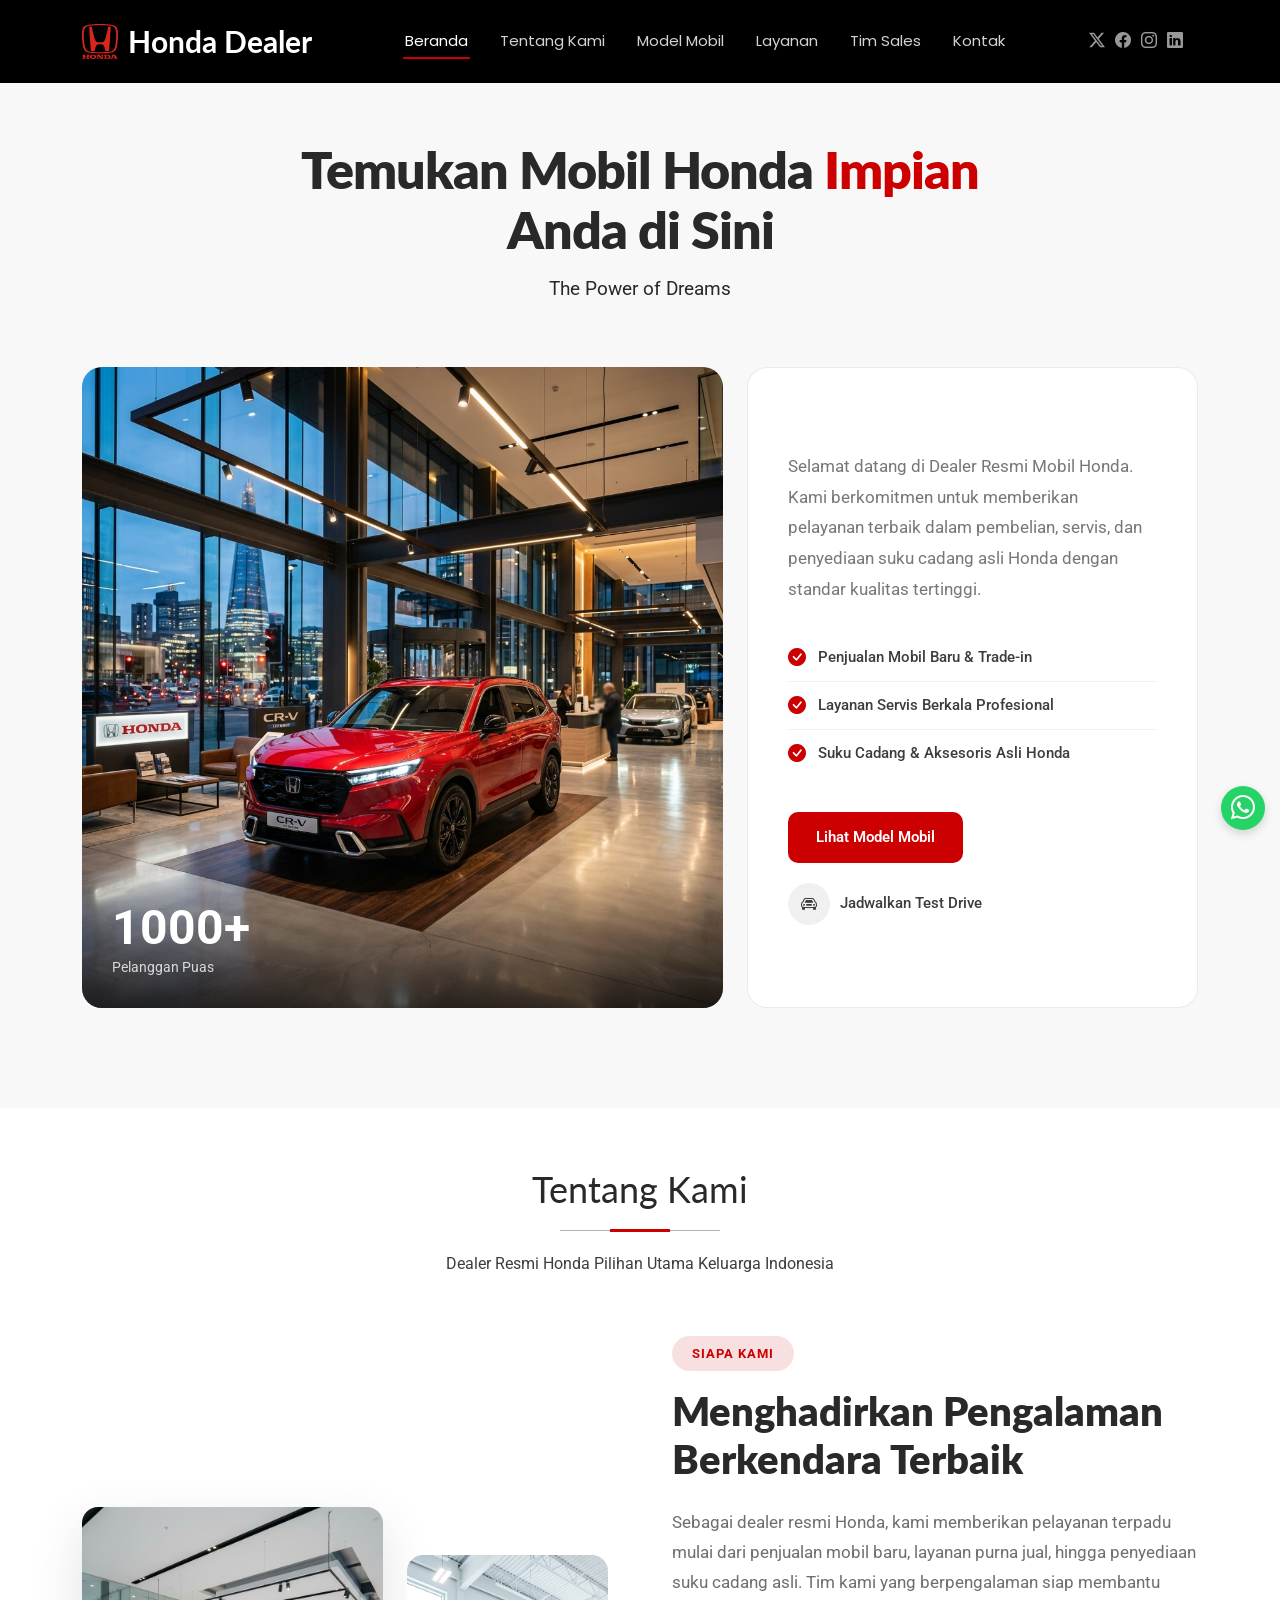
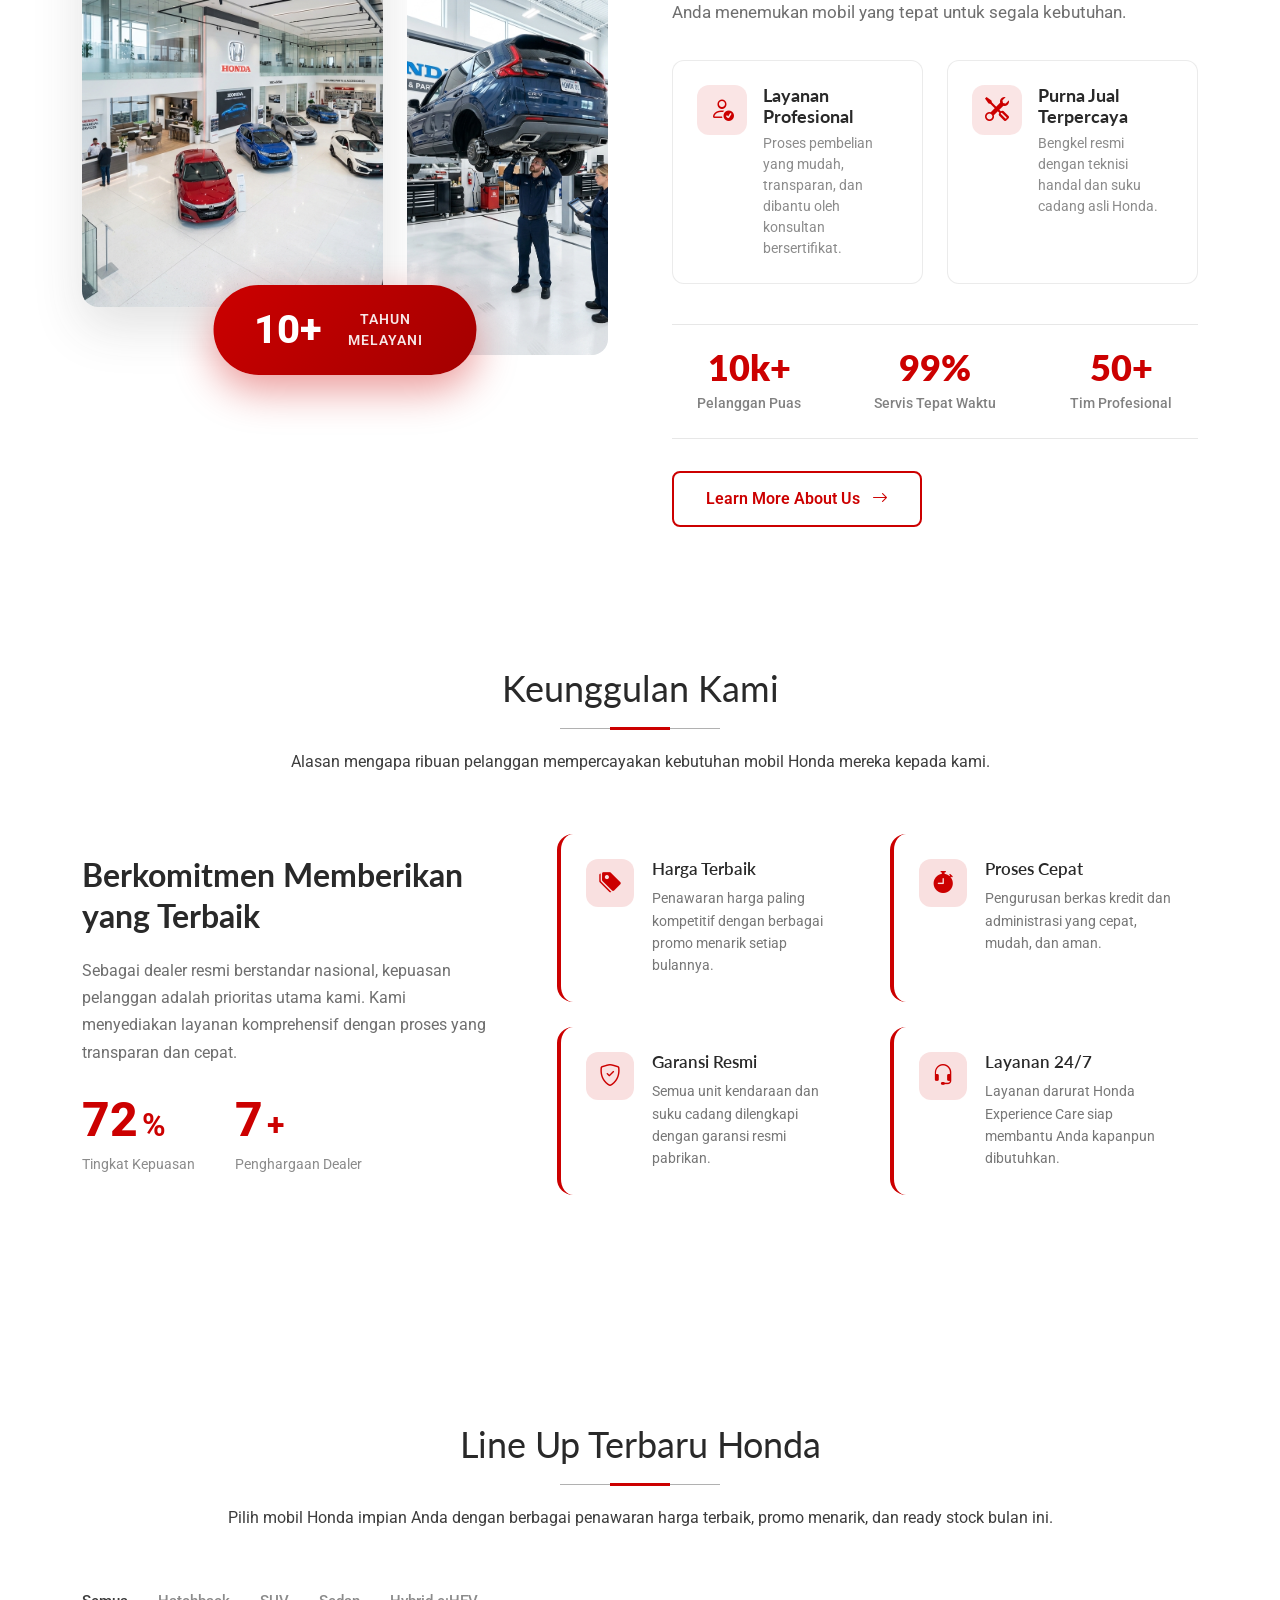
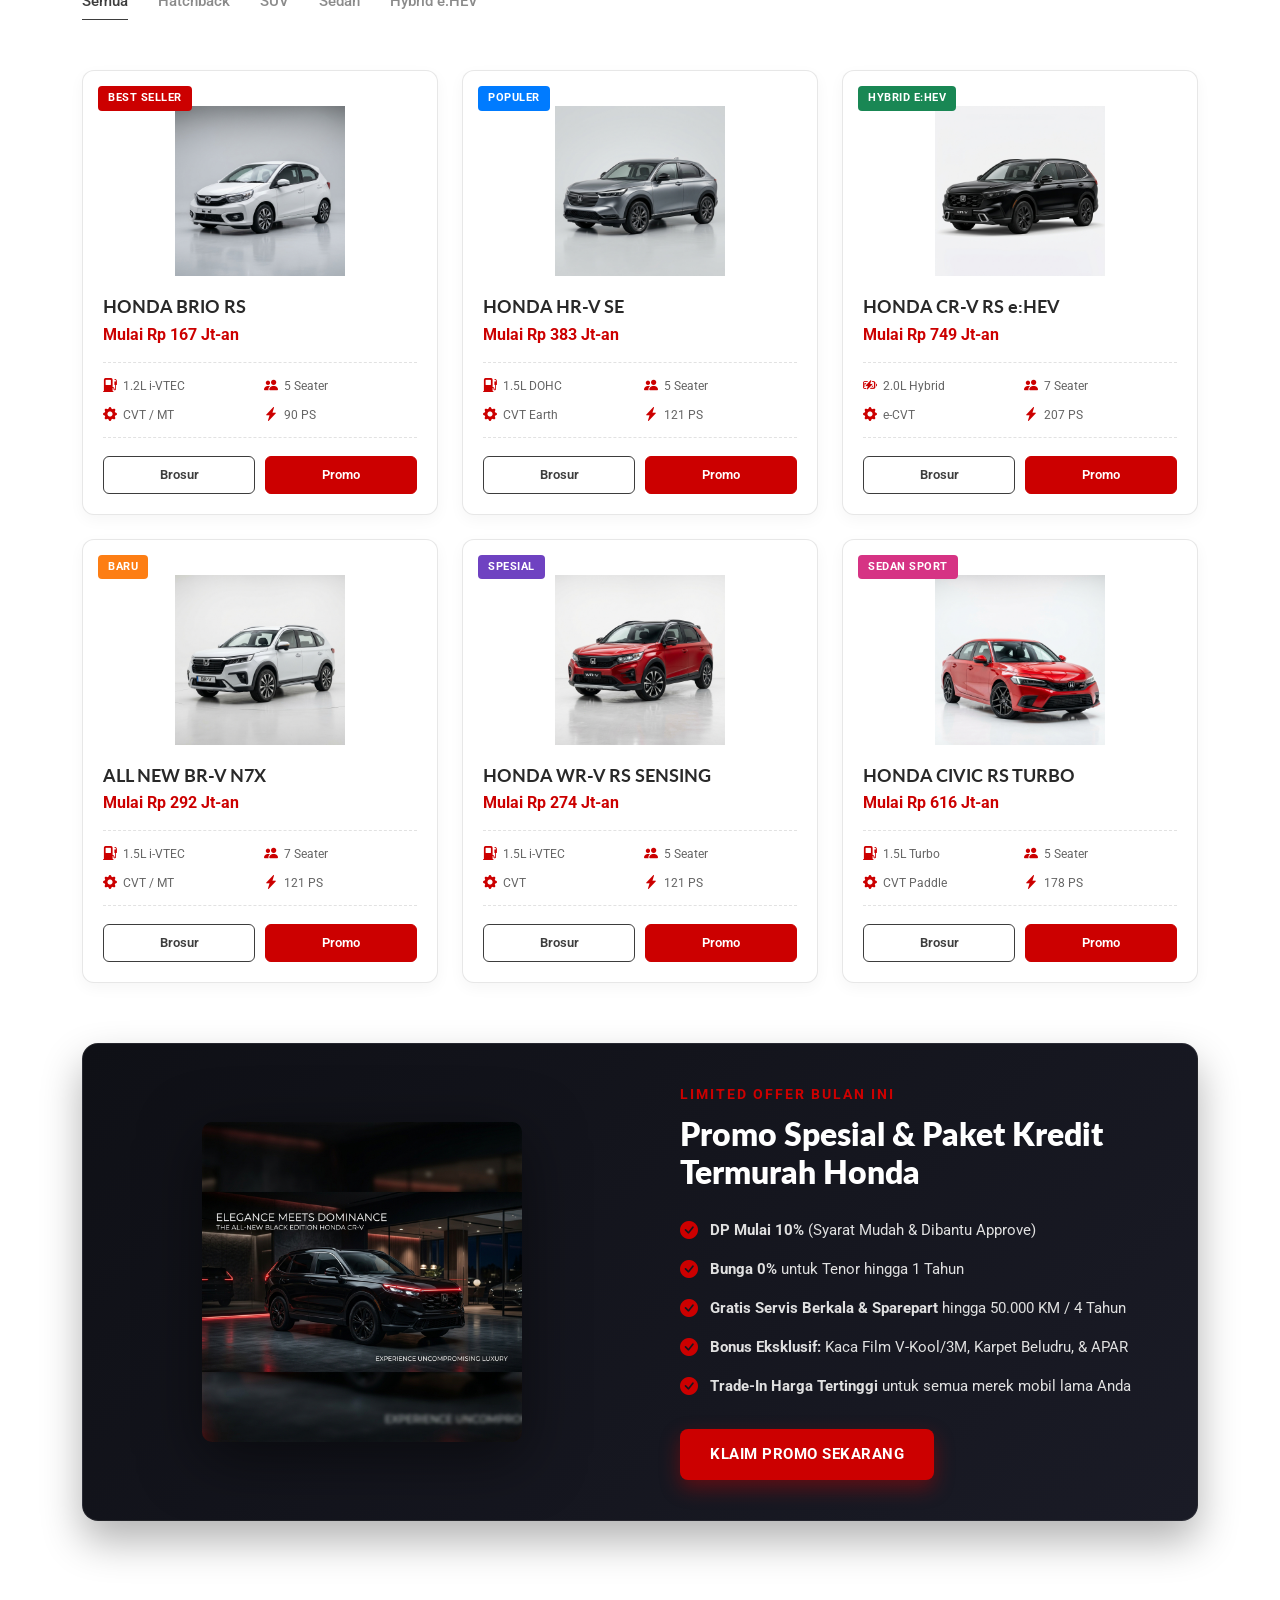
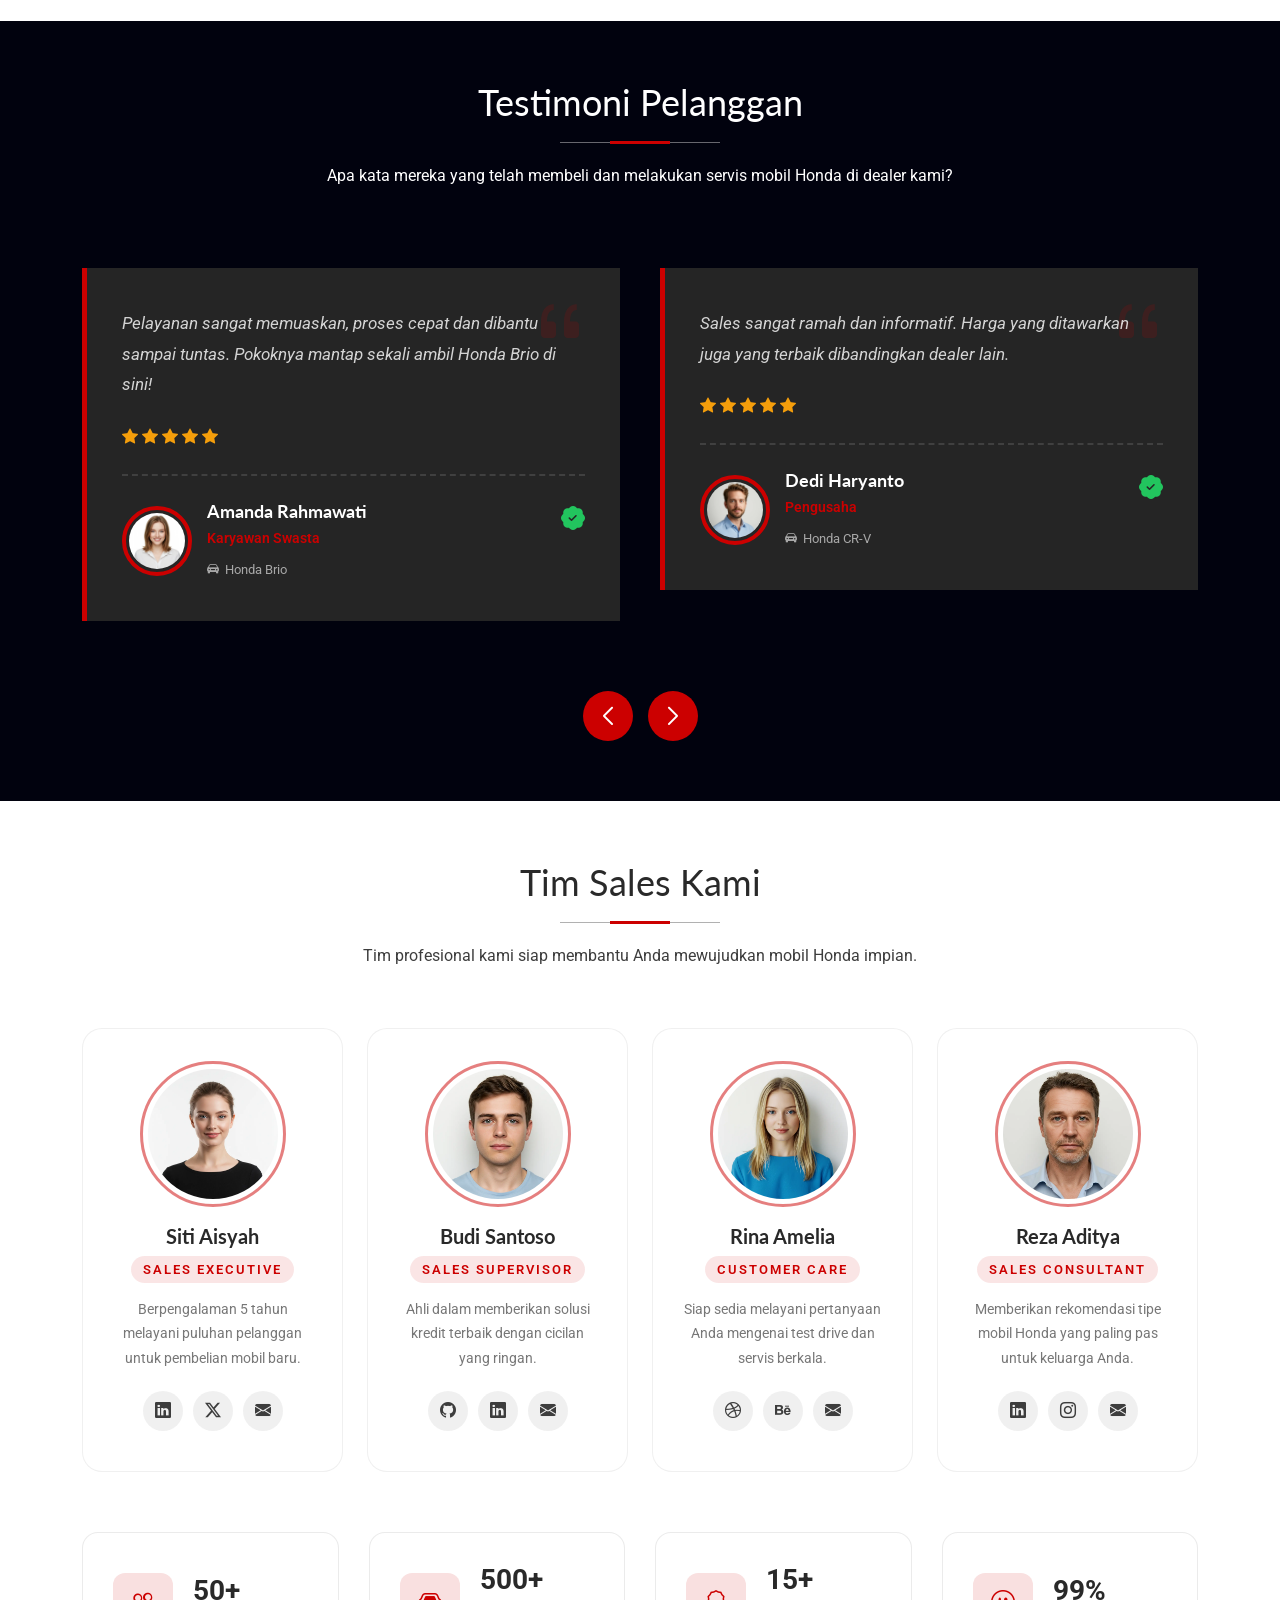
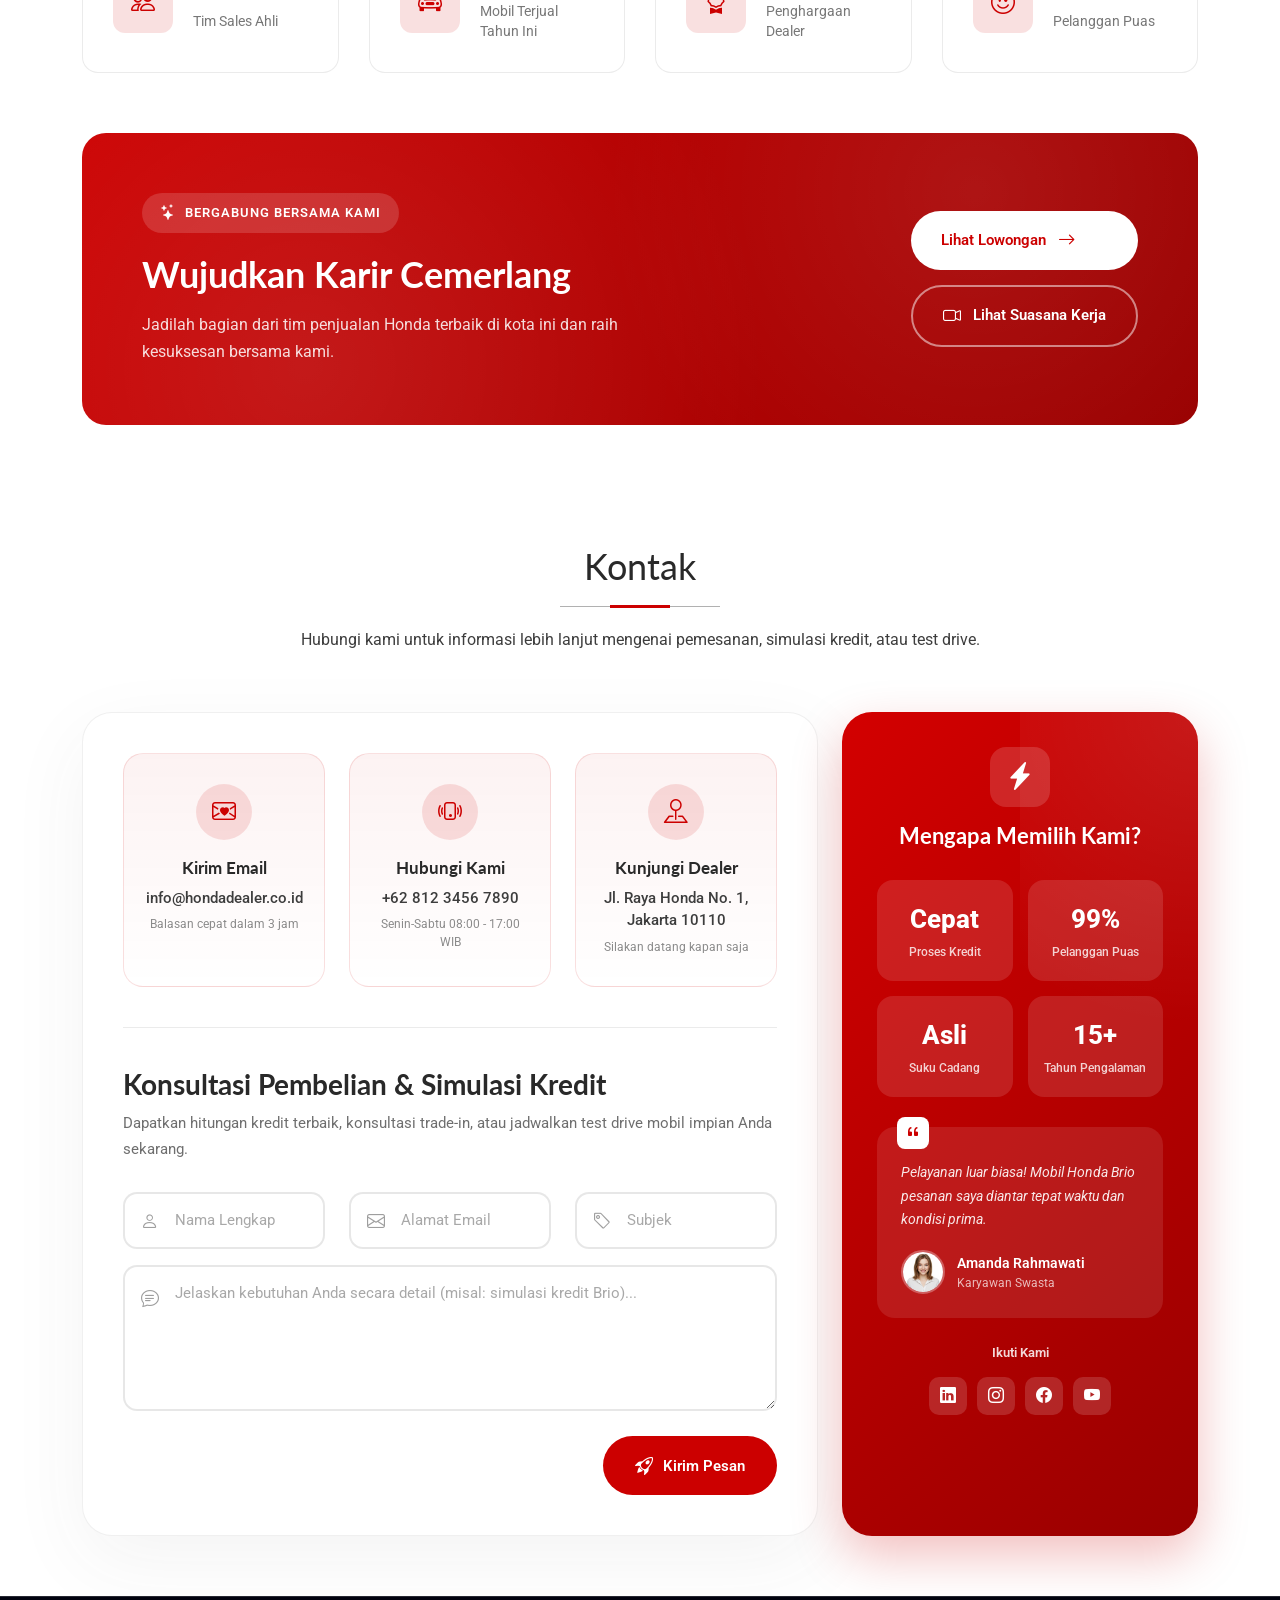
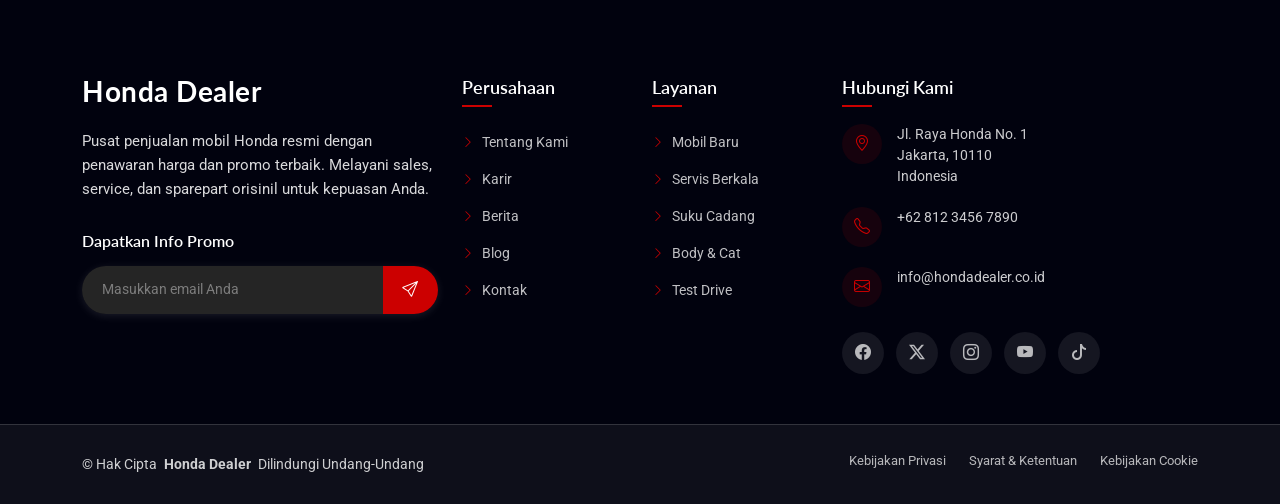
<file: index.html>
<!DOCTYPE html>
<html lang="en">

<head>
  <meta charset="utf-8">
  <meta content="width=device-width, initial-scale=1.0" name="viewport">
  <title>Dealer Resmi Mobil Honda | Promo & Harga Terbaik</title>
  <meta name="description" content="Dealer resmi mobil Honda terpercaya. Temukan promo terbaru, harga terbaik, layanan servis berkala, dan suku cadang asli.">
  <meta name="keywords" content="Dealer Honda, Harga Mobil Honda, Promo Honda, Servis Honda, Honda Brio, Honda HR-V, Honda CR-V">
  <meta name="author" content="Honda Dealer">
  <meta name="robots" content="index, follow">

  <!-- AI Overview & Open Graph -->
  <meta property="og:title" content="Dealer Resmi Mobil Honda">
  <meta property="og:description" content="Dapatkan penawaran harga terbaik dan layanan 3S (Sales, Service, Sparepart).">
  <meta property="og:type" content="website">
  <meta property="og:url" content="https://www.honda-dealer-example.com/">
  <meta property="og:image" content="assets/img/honda_hero.png">
  <meta name="twitter:card" content="summary_large_image">

  <!-- Structured Data (JSON-LD) for SEO & AI Overview -->
  <script type="application/ld+json">
  {
    "@context": "https://schema.org",
    "@type": "AutoDealer",
    "name": "Dealer Resmi Mobil Honda",
    "image": "assets/img/honda_hero.png",
    "description": "Dealer resmi mobil Honda terpercaya melayani penjualan mobil baru, servis, dan suku cadang asli.",
    "telephone": "+6281234567890",
    "address": {
      "@type": "PostalAddress",
      "streetAddress": "Jl. Raya Honda No. 1",
      "addressLocality": "Jakarta",
      "addressRegion": "DKI Jakarta",
      "postalCode": "10110",
      "addressCountry": "ID"
    }
  }
  </script>

  <!-- Preconnects for PageSpeed -->
  <link href="https://fonts.googleapis.com" rel="preconnect">
  <link href="https://fonts.gstatic.com" rel="preconnect" crossorigin>
  <link rel="dns-prefetch" href="https://fonts.googleapis.com">

  <!-- Favicons Maximized -->
  <link href="assets/img/favicon.png" rel="icon" type="image/png" sizes="32x32">
  <link href="assets/img/favicon.png" rel="icon" type="image/png" sizes="16x16">
  <link href="assets/img/apple-touch-icon.png" rel="apple-touch-icon" sizes="180x180">
  <meta name="theme-color" content="#cc0000">

  <!-- Fonts -->
  <link href="https://fonts.googleapis.com/css2?family=Roboto:ital,wght@0,100;0,300;0,400;0,500;0,700;0,900;1,100;1,300;1,400;1,500;1,700;1,900&family=Lato:ital,wght@0,100;0,300;0,400;0,700;0,900;1,100;1,300;1,400;1,700;1,900&family=Poppins:ital,wght@0,100;0,200;0,300;0,400;0,500;0,600;0,700;0,800;0,900;1,100;1,200;1,300;1,400;1,500;1,600;1,700;1,800;1,900&display=swap" rel="stylesheet">

  <!-- Vendor CSS Files -->
  <link href="assets/vendor/bootstrap/css/bootstrap.min.css" rel="stylesheet">
  <link href="assets/vendor/bootstrap-icons/bootstrap-icons.css" rel="stylesheet">
  <link href="assets/vendor/aos/aos.css" rel="stylesheet">
  <link href="assets/vendor/glightbox/css/glightbox.min.css" rel="stylesheet">
  <link href="assets/vendor/swiper/swiper-bundle.min.css" rel="stylesheet">

  <!-- Main CSS File -->
  <link href="assets/css/main.css" rel="stylesheet">

  <!-- =======================================================
  * Template Name: Creativo
  * Template URL: https://bootstrapmade.com/creativo-bootstrap-creative-agency-template/
  * Updated: Mar 23 2026 with Bootstrap v5.3.8
  * Author: BootstrapMade.com
  * License: https://bootstrapmade.com/license/
  ======================================================== -->
</head>

<body class="index-page">

  <header id="header" class="header d-flex align-items-center fixed-top">
    <div class="container position-relative d-flex align-items-center justify-content-between">

      <a href="index.html" class="logo d-flex align-items-center me-auto me-xl-0">
        <img src="assets/img/honda-logo.svg" alt="Honda Logo" style="max-height: 35px; margin-right: 10px;">
        <h1 class="sitename">Honda Dealer</h1>
      </a>

      <nav id="navmenu" class="navmenu">
        <ul>
          <li><a href="index.html" class="active">Beranda</a></li>
          <li><a href="tentang-kami.html">Tentang Kami</a></li>
          <li><a href="model-mobil.html">Model Mobil</a></li>
          <li><a href="layanan.html">Layanan</a></li>
          <li><a href="tim-sales.html">Tim Sales</a></li>
          <li><a href="kontak.html">Kontak</a></li>
        </ul>
        <i class="mobile-nav-toggle d-xl-none bi bi-list"></i>
      </nav>

      <div class="header-social-links">
        <a href="#" class="twitter"><i class="bi bi-twitter-x"></i></a>
        <a href="#" class="facebook"><i class="bi bi-facebook"></i></a>
        <a href="#" class="instagram"><i class="bi bi-instagram"></i></a>
        <a href="#" class="linkedin"><i class="bi bi-linkedin"></i></a>
      </div>

    </div>
  </header>

  <main class="main">

    <!-- Hero Section -->
    <section id="hero" class="hero section light-background">

      <div class="container">

        <div class="row">

          <div class="col-12" data-aos="fade-down">

            <div class="hero-header">
              <h1>Temukan Mobil Honda <span class="highlight">Impian</span> Anda di Sini</h1>
              <p style="font-size: 1.2rem; margin-top: 15px; color: var(--heading-color);">The Power of Dreams</p>
            </div>

          </div><!-- End Header Column -->

        </div>

        <div class="row g-4 mt-4">

          <div class="col-lg-7" data-aos="fade-up" data-aos-delay="100">

            <div class="media-block">
              <img src="assets/img/honda_hero.png" alt="Honda Showroom" class="img-fluid" style="border-radius: 15px; box-shadow: 0 10px 30px rgba(0,0,0,0.1);">
              <div class="overlay-content">
                <div class="stats-item">
                  <span class="number">1000+</span>
                  <span class="label">Pelanggan Puas</span>
                </div>
              </div>
            </div>

          </div><!-- End Media Column -->

          <div class="col-lg-5" data-aos="fade-up" data-aos-delay="200">

            <div class="info-block">
              <p class="lead-text">Selamat datang di Dealer Resmi Mobil Honda. Kami berkomitmen untuk memberikan pelayanan terbaik dalam pembelian, servis, dan penyediaan suku cadang asli Honda dengan standar kualitas tertinggi.</p>

              <ul class="feature-list">
                <li><i class="bi bi-check-circle-fill"></i> Penjualan Mobil Baru & Trade-in</li>
                <li><i class="bi bi-check-circle-fill"></i> Layanan Servis Berkala Profesional</li>
                <li><i class="bi bi-check-circle-fill"></i> Suku Cadang & Aksesoris Asli Honda</li>
              </ul>

              <div class="action-row">
                <a href="#portfolio" class="btn-get-started">Lihat Model Mobil</a>
                <a href="#contact" class="btn-contact">
                  <i class="bi bi-car-front"></i>
                  <span>Jadwalkan Test Drive</span>
                </a>
              </div>
            </div>

          </div><!-- End Info Column -->

        </div>

      </div>

    </section><!-- /Hero Section -->

    <!-- About Section -->
    <section id="about" class="about section">

      <!-- Section Title -->
      <div class="container section-title" data-aos="fade-up">
        <h2>Tentang Kami</h2>
        <p>Dealer Resmi Honda Pilihan Utama Keluarga Indonesia</p>
      </div><!-- End Section Title -->

      <div class="container" data-aos="fade-up" data-aos-delay="100">

        <div class="about-wrapper">

          <div class="image-gallery" data-aos="zoom-in" data-aos-delay="200">
            <div class="gallery-grid">
              <div class="gallery-item main-image">
                <img src="assets/img/honda_showroom.png" alt="Honda Dealership Showroom" class="img-fluid" loading="lazy">
              </div>
              <div class="gallery-item side-image">
                <img src="assets/img/honda_service_center.png" alt="Honda Service Center Workshop" class="img-fluid" loading="lazy">
              </div>
            </div>
            <div class="experience-badge">
              <div class="badge-inner">
                <span class="number">10+</span>
                <span class="label">Tahun Melayani</span>
              </div>
            </div>
          </div>

          <div class="info-panel" data-aos="fade-up" data-aos-delay="300">

            <div class="panel-header">
              <span class="tagline">Siapa Kami</span>
              <h2>Menghadirkan Pengalaman Berkendara Terbaik</h2>
            </div>

            <p class="description">
              Sebagai dealer resmi Honda, kami memberikan pelayanan terpadu mulai dari penjualan mobil baru, layanan purna jual, hingga penyediaan suku cadang asli. Tim kami yang berpengalaman siap membantu Anda menemukan mobil yang tepat untuk segala kebutuhan.
            </p>

            <div class="highlights-row">
              <div class="highlight-box" data-aos="fade-up" data-aos-delay="350">
                <div class="icon-wrap">
                  <i class="bi bi-person-check"></i>
                </div>
                <div class="highlight-content">
                  <h4>Layanan Profesional</h4>
                  <p>Proses pembelian yang mudah, transparan, dan dibantu oleh konsultan bersertifikat.</p>
                </div>
              </div>
              <div class="highlight-box" data-aos="fade-up" data-aos-delay="400">
                <div class="icon-wrap">
                  <i class="bi bi-tools"></i>
                </div>
                <div class="highlight-content">
                  <h4>Purna Jual Terpercaya</h4>
                  <p>Bengkel resmi dengan teknisi handal dan suku cadang asli Honda.</p>
                </div>
              </div>
            </div>

            <div class="stats-row" data-aos="fade-up" data-aos-delay="450">
              <div class="stat-block">
                <h3>10k+</h3>
                <span>Pelanggan Puas</span>
              </div>
              <div class="stat-block">
                <h3>99%</h3>
                <span>Servis Tepat Waktu</span>
              </div>
              <div class="stat-block">
                <h3>50+</h3>
                <span>Tim Profesional</span>
              </div>
            </div>

            <a href="#" class="cta-button">Learn More About Us <i class="bi bi-arrow-right"></i></a>

          </div>

        </div>

      </div>

    </section><!-- /About Section -->


    <!-- Why Us Section -->
    <section id="why-us" class="why-us section">

      <!-- Section Title -->
      <div class="container section-title" data-aos="fade-up">
        <h2>Keunggulan Kami</h2>
        <p>Alasan mengapa ribuan pelanggan mempercayakan kebutuhan mobil Honda mereka kepada kami.</p>
      </div><!-- End Section Title -->

      <div class="container" data-aos="fade-up" data-aos-delay="100">

        <div class="row align-items-center mb-5">
          <div class="col-lg-5" data-aos="fade-right" data-aos-delay="150">
            <div class="intro-content">
              <h3>Berkomitmen Memberikan yang Terbaik</h3>
              <p class="intro-text">Sebagai dealer resmi berstandar nasional, kepuasan pelanggan adalah prioritas utama kami. Kami menyediakan layanan komprehensif dengan proses yang transparan dan cepat.</p>
              <div class="stats-row">
                <div class="stat-item">
                  <span class="stat-value purecounter" data-purecounter-start="0" data-purecounter-end="99" data-purecounter-duration="2">99</span>
                  <span class="stat-unit">%</span>
                  <span class="stat-desc">Tingkat Kepuasan</span>
                </div>
                <div class="stat-item">
                  <span class="stat-value purecounter" data-purecounter-start="0" data-purecounter-end="10" data-purecounter-duration="2">10</span>
                  <span class="stat-unit">+</span>
                  <span class="stat-desc">Penghargaan Dealer</span>
                </div>
              </div>
            </div>
          </div>

          <div class="col-lg-7" data-aos="fade-left" data-aos-delay="200">
            <div class="features-grid">
              <div class="grid-item">
                <div class="grid-icon">
                  <i class="bi bi-tags-fill"></i>
                </div>
                <div class="grid-content">
                  <h5>Harga Terbaik</h5>
                  <p>Penawaran harga paling kompetitif dengan berbagai promo menarik setiap bulannya.</p>
                </div>
              </div><!-- End Grid Item -->

              <div class="grid-item">
                <div class="grid-icon">
                  <i class="bi bi-stopwatch-fill"></i>
                </div>
                <div class="grid-content">
                  <h5>Proses Cepat</h5>
                  <p>Pengurusan berkas kredit dan administrasi yang cepat, mudah, dan aman.</p>
                </div>
              </div><!-- End Grid Item -->

              <div class="grid-item">
                <div class="grid-icon">
                  <i class="bi bi-shield-check"></i>
                </div>
                <div class="grid-content">
                  <h5>Garansi Resmi</h5>
                  <p>Semua unit kendaraan dan suku cadang dilengkapi dengan garansi resmi pabrikan.</p>
                </div>
              </div><!-- End Grid Item -->

              <div class="grid-item">
                <div class="grid-icon">
                  <i class="bi bi-headset"></i>
                </div>
                <div class="grid-content">
                  <h5>Layanan 24/7</h5>
                  <p>Layanan darurat Honda Experience Care siap membantu Anda kapanpun dibutuhkan.</p>
                </div>
              </div><!-- End Grid Item -->
            </div>
          </div>
      </div>

    </section><!-- /Why Us Section -->

    <!-- Portfolio Section -->
    <section id="portfolio" class="portfolio section">

      <!-- Section Title -->
      <div class="container section-title" data-aos="fade-up">
        <h2>Line Up Terbaru Honda</h2>
        <p>Pilih mobil Honda impian Anda dengan berbagai penawaran harga terbaik, promo menarik, dan ready stock bulan ini.</p>
      </div><!-- End Section Title -->

      <div class="container">

        <div class="isotope-layout" data-default-filter="*" data-layout="masonry" data-sort="original-order">

          <div class="filter-header" data-aos="fade-up" data-aos-delay="100">
            <ul class="portfolio-filters isotope-filters">
              <li data-filter="*" class="filter-active">Semua</li>
              <li data-filter=".filter-hatchback">Hatchback</li>
              <li data-filter=".filter-suv">SUV</li>
              <li data-filter=".filter-sedan">Sedan</li>
              <li data-filter=".filter-hybrid">Hybrid e:HEV</li>
            </ul>
          </div><!-- End Filter Header -->

          <div class="row g-4 isotope-container" data-aos="fade-up" data-aos-delay="200">

            <!-- Car 1: Honda Brio -->
            <div class="col-lg-4 col-md-6 portfolio-item isotope-item filter-hatchback">
              <div class="car-model-card">
                <span class="car-model-badge">BEST SELLER</span>
                <div class="car-model-image">
                  <img src="assets/img/honda_brio.png" alt="Honda Brio RS">
                </div>
                <h4 class="car-model-title">HONDA BRIO RS</h4>
                <div class="car-model-price">Mulai Rp 167 Jt-an</div>
                <div class="car-model-specs">
                  <div class="car-spec-item"><i class="bi bi-fuel-pump-fill"></i> <span>1.2L i-VTEC</span></div>
                  <div class="car-spec-item"><i class="bi bi-people-fill"></i> <span>5 Seater</span></div>
                  <div class="car-spec-item"><i class="bi bi-gear-fill"></i> <span>CVT / MT</span></div>
                  <div class="car-spec-item"><i class="bi bi-lightning-charge-fill"></i> <span>90 PS</span></div>
                </div>
                <div class="car-model-actions">
                  <a href="#contact" class="btn-car-outline">Brosur</a>
                  <a href="https://wa.me/6281234567890?text=Halo%20saya%20tertarik%20promo%20Honda%20Brio%20RS" target="_blank" class="btn-car-solid">Promo</a>
                </div>
              </div>
            </div><!-- End Car 1 -->

            <!-- Car 2: Honda HR-V -->
            <div class="col-lg-4 col-md-6 portfolio-item isotope-item filter-suv">
              <div class="car-model-card">
                <span class="car-model-badge" style="background-color: #007bff;">POPULER</span>
                <div class="car-model-image">
                  <img src="assets/img/honda_hrv.png" alt="Honda HR-V SE">
                </div>
                <h4 class="car-model-title">HONDA HR-V SE</h4>
                <div class="car-model-price">Mulai Rp 383 Jt-an</div>
                <div class="car-model-specs">
                  <div class="car-spec-item"><i class="bi bi-fuel-pump-fill"></i> <span>1.5L DOHC</span></div>
                  <div class="car-spec-item"><i class="bi bi-people-fill"></i> <span>5 Seater</span></div>
                  <div class="car-spec-item"><i class="bi bi-gear-fill"></i> <span>CVT Earth</span></div>
                  <div class="car-spec-item"><i class="bi bi-lightning-charge-fill"></i> <span>121 PS</span></div>
                </div>
                <div class="car-model-actions">
                  <a href="#contact" class="btn-car-outline">Brosur</a>
                  <a href="https://wa.me/6281234567890?text=Halo%20saya%20tertarik%20promo%20Honda%20HR-V%20SE" target="_blank" class="btn-car-solid">Promo</a>
                </div>
              </div>
            </div><!-- End Car 2 -->

            <!-- Car 3: Honda CR-V Hybrid -->
            <div class="col-lg-4 col-md-6 portfolio-item isotope-item filter-suv filter-hybrid">
              <div class="car-model-card">
                <span class="car-model-badge" style="background-color: #198754;">HYBRID e:HEV</span>
                <div class="car-model-image">
                  <img src="assets/img/honda_crv.png" alt="Honda CR-V e:HEV">
                </div>
                <h4 class="car-model-title">HONDA CR-V RS e:HEV</h4>
                <div class="car-model-price">Mulai Rp 749 Jt-an</div>
                <div class="car-model-specs">
                  <div class="car-spec-item"><i class="bi bi-battery-charging"></i> <span>2.0L Hybrid</span></div>
                  <div class="car-spec-item"><i class="bi bi-people-fill"></i> <span>7 Seater</span></div>
                  <div class="car-spec-item"><i class="bi bi-gear-fill"></i> <span>e-CVT</span></div>
                  <div class="car-spec-item"><i class="bi bi-lightning-charge-fill"></i> <span>207 PS</span></div>
                </div>
                <div class="car-model-actions">
                  <a href="#contact" class="btn-car-outline">Brosur</a>
                  <a href="https://wa.me/6281234567890?text=Halo%20saya%20tertarik%20promo%20Honda%20CR-V%20Hybrid" target="_blank" class="btn-car-solid">Promo</a>
                </div>
              </div>
            </div><!-- End Car 3 -->

            <!-- Car 4: Honda BR-V -->
            <div class="col-lg-4 col-md-6 portfolio-item isotope-item filter-suv">
              <div class="car-model-card">
                <span class="car-model-badge" style="background-color: #fd7e14;">BARU</span>
                <div class="car-model-image">
                  <img src="assets/img/honda_brv.png" alt="Honda BR-V N7X">
                </div>
                <h4 class="car-model-title">ALL NEW BR-V N7X</h4>
                <div class="car-model-price">Mulai Rp 292 Jt-an</div>
                <div class="car-model-specs">
                  <div class="car-spec-item"><i class="bi bi-fuel-pump-fill"></i> <span>1.5L i-VTEC</span></div>
                  <div class="car-spec-item"><i class="bi bi-people-fill"></i> <span>7 Seater</span></div>
                  <div class="car-spec-item"><i class="bi bi-gear-fill"></i> <span>CVT / MT</span></div>
                  <div class="car-spec-item"><i class="bi bi-lightning-charge-fill"></i> <span>121 PS</span></div>
                </div>
                <div class="car-model-actions">
                  <a href="#contact" class="btn-car-outline">Brosur</a>
                  <a href="https://wa.me/6281234567890?text=Halo%20saya%20tertarik%20promo%20Honda%20BR-V" target="_blank" class="btn-car-solid">Promo</a>
                </div>
              </div>
            </div><!-- End Car 4 -->

            <!-- Car 5: Honda WR-V -->
            <div class="col-lg-4 col-md-6 portfolio-item isotope-item filter-suv">
              <div class="car-model-card">
                <span class="car-model-badge" style="background-color: #6f42c1;">SPESIAL</span>
                <div class="car-model-image">
                  <img src="assets/img/honda_wrv.png" alt="Honda WR-V RS">
                </div>
                <h4 class="car-model-title">HONDA WR-V RS SENSING</h4>
                <div class="car-model-price">Mulai Rp 274 Jt-an</div>
                <div class="car-model-specs">
                  <div class="car-spec-item"><i class="bi bi-fuel-pump-fill"></i> <span>1.5L i-VTEC</span></div>
                  <div class="car-spec-item"><i class="bi bi-people-fill"></i> <span>5 Seater</span></div>
                  <div class="car-spec-item"><i class="bi bi-gear-fill"></i> <span>CVT</span></div>
                  <div class="car-spec-item"><i class="bi bi-lightning-charge-fill"></i> <span>121 PS</span></div>
                </div>
                <div class="car-model-actions">
                  <a href="#contact" class="btn-car-outline">Brosur</a>
                  <a href="https://wa.me/6281234567890?text=Halo%20saya%20tertarik%20promo%20Honda%20WR-V" target="_blank" class="btn-car-solid">Promo</a>
                </div>
              </div>
            </div><!-- End Car 5 -->

            <!-- Car 6: Honda Civic RS -->
            <div class="col-lg-4 col-md-6 portfolio-item isotope-item filter-sedan">
              <div class="car-model-card">
                <span class="car-model-badge" style="background-color: #d63384;">SEDAN SPORT</span>
                <div class="car-model-image">
                  <img src="assets/img/honda_civic.png" alt="Honda Civic RS">
                </div>
                <h4 class="car-model-title">HONDA CIVIC RS TURBO</h4>
                <div class="car-model-price">Mulai Rp 616 Jt-an</div>
                <div class="car-model-specs">
                  <div class="car-spec-item"><i class="bi bi-fuel-pump-fill"></i> <span>1.5L Turbo</span></div>
                  <div class="car-spec-item"><i class="bi bi-people-fill"></i> <span>5 Seater</span></div>
                  <div class="car-spec-item"><i class="bi bi-gear-fill"></i> <span>CVT Paddle</span></div>
                  <div class="car-spec-item"><i class="bi bi-lightning-charge-fill"></i> <span>178 PS</span></div>
                </div>
                <div class="car-model-actions">
                  <a href="#contact" class="btn-car-outline">Brosur</a>
                  <a href="https://wa.me/6281234567890?text=Halo%20saya%20tertarik%20promo%20Honda%20Civic%20RS" target="_blank" class="btn-car-solid">Promo</a>
                </div>
              </div>
            </div><!-- End Car 6 -->

          </div><!-- End Portfolio Container -->

        </div>

        <!-- Limited Offer Promo Banner Section -->
        <div class="promo-limited-section" data-aos="fade-up" data-aos-delay="300">
          <div class="row g-0 align-items-center">
            <div class="col-lg-6 text-center p-4">
              <img src="assets/img/honda_promo_banner.png" alt="Promo Honda Limited Offer" class="img-fluid" style="max-height: 320px; filter: drop-shadow(0 15px 30px rgba(0,0,0,0.5)); border-radius: 10px;">
            </div>
            <div class="col-lg-6">
              <div class="promo-limited-content">
                <span class="promo-tag">LIMITED OFFER BULAN INI</span>
                <h3 class="promo-title">Promo Spesial & Paket Kredit Termurah Honda</h3>
                <ul class="promo-list">
                  <li><i class="bi bi-check-circle-fill"></i> <span><strong>DP Mulai 10%</strong> (Syarat Mudah & Dibantu Approve)</span></li>
                  <li><i class="bi bi-check-circle-fill"></i> <span><strong>Bunga 0%</strong> untuk Tenor hingga 1 Tahun</span></li>
                  <li><i class="bi bi-check-circle-fill"></i> <span><strong>Gratis Servis Berkala & Sparepart</strong> hingga 50.000 KM / 4 Tahun</span></li>
                  <li><i class="bi bi-check-circle-fill"></i> <span><strong>Bonus Eksklusif:</strong> Kaca Film V-Kool/3M, Karpet Beludru, & APAR</span></li>
                  <li><i class="bi bi-check-circle-fill"></i> <span><strong>Trade-In Harga Tertinggi</strong> untuk semua merek mobil lama Anda</span></li>
                </ul>
                <a href="https://wa.me/6281234567890?text=Halo%20saya%20ingin%20Klaim%20Promo%20Limited%20Offer%20Honda" target="_blank" class="btn-claim-promo">Klaim Promo Sekarang</a>
              </div>
            </div>
          </div>
        </div><!-- End Promo Limited Section -->

      </div>

    </section><!-- /Portfolio Section -->

    <!-- Testimonials Section -->
    <section id="testimonials" class="testimonials section dark-background">

      <!-- Section Title -->
      <div class="container section-title" data-aos="fade-up">
        <h2>Testimoni Pelanggan</h2>
        <p>Apa kata mereka yang telah membeli dan melakukan servis mobil Honda di dealer kami?</p>
      </div><!-- End Section Title -->

      <div class="container" data-aos="fade-up" data-aos-delay="100">

        <div class="testimonials-slider swiper init-swiper">
          <script type="application/json" class="swiper-config">
            {
              "loop": true,
              "speed": 600,
              "autoplay": {
                "delay": 5000
              },
              "slidesPerView": 1,
              "spaceBetween": 30,
              "navigation": {
                "nextEl": ".swiper-button-next",
                "prevEl": ".swiper-button-prev"
              },
              "breakpoints": {
                "768": {
                  "slidesPerView": 2,
                  "spaceBetween": 30
                },
                "1200": {
                  "slidesPerView": 2,
                  "spaceBetween": 40
                }
              }
            }
          </script>
          <div class="swiper-wrapper">
            <div class="swiper-slide">
              <div class="testimonial-item" data-aos="fade-up" data-aos-delay="100">
                <div class="testimonial-quote">
                  <i class="bi bi-quote"></i>
                </div>
                <p class="testimonial-text">Pelayanan sangat memuaskan, proses cepat dan dibantu sampai tuntas. Pokoknya mantap sekali ambil Honda Brio di sini!</p>
                <div class="stars-rating">
                  <i class="bi bi-star-fill"></i>
                  <i class="bi bi-star-fill"></i>
                  <i class="bi bi-star-fill"></i>
                  <i class="bi bi-star-fill"></i>
                  <i class="bi bi-star-fill"></i>
                </div>
                <div class="testimonial-author">
                  <div class="author-image">
                    <img src="assets/img/person/person-f-7.webp" alt="Profile Image">
                  </div>
                  <div class="author-details">
                    <h4>Amanda Rahmawati</h4>
                    <span>Karyawan Swasta</span>
                    <div class="company-info">
                      <i class="bi bi-car-front-fill"></i>
                      <span>Honda Brio</span>
                    </div>
                  </div>
                  <div class="verified-icon">
                    <i class="bi bi-patch-check-fill"></i>
                  </div>
                </div>
              </div>
            </div><!-- End testimonial item -->

            <div class="swiper-slide">
              <div class="testimonial-item" data-aos="fade-up" data-aos-delay="200">
                <div class="testimonial-quote">
                  <i class="bi bi-quote"></i>
                </div>
                <p class="testimonial-text">Sales sangat ramah dan informatif. Harga yang ditawarkan juga yang terbaik dibandingkan dealer lain.</p>
                <div class="stars-rating">
                  <i class="bi bi-star-fill"></i>
                  <i class="bi bi-star-fill"></i>
                  <i class="bi bi-star-fill"></i>
                  <i class="bi bi-star-fill"></i>
                  <i class="bi bi-star-fill"></i>
                </div>
                <div class="testimonial-author">
                  <div class="author-image">
                    <img src="assets/img/person/person-m-7.webp" alt="Profile Image">
                  </div>
                  <div class="author-details">
                    <h4>Dedi Haryanto</h4>
                    <span>Pengusaha</span>
                    <div class="company-info">
                      <i class="bi bi-car-front-fill"></i>
                      <span>Honda CR-V</span>
                    </div>
                  </div>
                  <div class="verified-icon">
                    <i class="bi bi-patch-check-fill"></i>
                  </div>
                </div>
              </div>
            </div><!-- End testimonial item -->

            <div class="swiper-slide">
              <div class="testimonial-item" data-aos="fade-up" data-aos-delay="300">
                <div class="testimonial-quote">
                  <i class="bi bi-quote"></i>
                </div>
                <p class="testimonial-text">Trade-in mobil lama saya dihargai tinggi. Proses mudah dan tidak berbelit-belit. Terima kasih Honda!</p>
                <div class="stars-rating">
                  <i class="bi bi-star-fill"></i>
                  <i class="bi bi-star-fill"></i>
                  <i class="bi bi-star-fill"></i>
                  <i class="bi bi-star-fill"></i>
                  <i class="bi bi-star-fill"></i>
                </div>
                <div class="testimonial-author">
                  <div class="author-image">
                    <img src="assets/img/person/person-f-9.webp" alt="Profile Image">
                  </div>
                  <div class="author-details">
                    <h4>Elena Susanti</h4>
                    <span>Wiraswasta</span>
                    <div class="company-info">
                      <i class="bi bi-car-front-fill"></i>
                      <span>Honda HR-V</span>
                    </div>
                  </div>
                  <div class="verified-icon">
                    <i class="bi bi-patch-check-fill"></i>
                  </div>
                </div>
              </div>
            </div><!-- End testimonial item -->

          </div>
          <div class="swiper-navigation-wrapper">
            <div class="swiper-button-prev"></div>
            <div class="swiper-button-next"></div>
          </div>
        </div>

      </div>

    </section><!-- /Testimonials Section -->

    <!-- Team Section -->
    <section id="team" class="team section">

      <!-- Section Title -->
      <div class="container section-title" data-aos="fade-up">
        <h2>Tim Sales Kami</h2>
        <p>Tim profesional kami siap membantu Anda mewujudkan mobil Honda impian.</p>
      </div><!-- End Section Title -->

      <div class="container" data-aos="fade-up" data-aos-delay="100">

        <div class="row g-4 justify-content-center">

          <div class="col-xl-3 col-lg-4 col-md-6" data-aos="zoom-in" data-aos-delay="100">
            <div class="team-card">
              <div class="card-inner">
                <div class="avatar-container">
                  <img src="assets/img/person/person-f-4.webp" alt="Team member" class="img-fluid">
                  <div class="avatar-ring"></div>
                </div>
                <div class="member-info">
                  <h4>Siti Aisyah</h4>
                  <span class="position">Sales Executive</span>
                </div>
                <p class="member-bio">Berpengalaman 5 tahun melayani puluhan pelanggan untuk pembelian mobil baru.</p>
                <div class="social-links">
                  <a href="#" aria-label="LinkedIn"><i class="bi bi-linkedin"></i></a>
                  <a href="#" aria-label="Twitter"><i class="bi bi-twitter-x"></i></a>
                  <a href="#" aria-label="Email"><i class="bi bi-envelope-fill"></i></a>
                </div>
              </div>
            </div>
          </div><!-- End Team Card -->

          <div class="col-xl-3 col-lg-4 col-md-6" data-aos="zoom-in" data-aos-delay="150">
            <div class="team-card">
              <div class="card-inner">
                <div class="avatar-container">
                  <img src="assets/img/person/person-m-5.webp" alt="Team member" class="img-fluid">
                  <div class="avatar-ring"></div>
                </div>
                <div class="member-info">
                  <h4>Budi Santoso</h4>
                  <span class="position">Sales Supervisor</span>
                </div>
                <p class="member-bio">Ahli dalam memberikan solusi kredit terbaik dengan cicilan yang ringan.</p>
                <div class="social-links">
                  <a href="#" aria-label="GitHub"><i class="bi bi-github"></i></a>
                  <a href="#" aria-label="LinkedIn"><i class="bi bi-linkedin"></i></a>
                  <a href="#" aria-label="Email"><i class="bi bi-envelope-fill"></i></a>
                </div>
              </div>
            </div>
          </div><!-- End Team Card -->

          <div class="col-xl-3 col-lg-4 col-md-6" data-aos="zoom-in" data-aos-delay="200">
            <div class="team-card">
              <div class="card-inner">
                <div class="avatar-container">
                  <img src="assets/img/person/person-f-9.webp" alt="Team member" class="img-fluid">
                  <div class="avatar-ring"></div>
                </div>
                <div class="member-info">
                  <h4>Rina Amelia</h4>
                  <span class="position">Customer Care</span>
                </div>
                <p class="member-bio">Siap sedia melayani pertanyaan Anda mengenai test drive dan servis berkala.</p>
                <div class="social-links">
                  <a href="#" aria-label="Dribbble"><i class="bi bi-dribbble"></i></a>
                  <a href="#" aria-label="Behance"><i class="bi bi-behance"></i></a>
                  <a href="#" aria-label="Email"><i class="bi bi-envelope-fill"></i></a>
                </div>
              </div>
            </div>
          </div><!-- End Team Card -->

          <div class="col-xl-3 col-lg-4 col-md-6" data-aos="zoom-in" data-aos-delay="250">
            <div class="team-card">
              <div class="card-inner">
                <div class="avatar-container">
                  <img src="assets/img/person/person-m-14.webp" alt="Team member" class="img-fluid">
                  <div class="avatar-ring"></div>
                </div>
                <div class="member-info">
                  <h4>Reza Aditya</h4>
                  <span class="position">Sales Consultant</span>
                </div>
                <p class="member-bio">Memberikan rekomendasi tipe mobil Honda yang paling pas untuk keluarga Anda.</p>
                <div class="social-links">
                  <a href="#" aria-label="LinkedIn"><i class="bi bi-linkedin"></i></a>
                  <a href="#" aria-label="Instagram"><i class="bi bi-instagram"></i></a>
                  <a href="#" aria-label="Email"><i class="bi bi-envelope-fill"></i></a>
                </div>
              </div>
            </div>
          </div><!-- End Team Card -->

        </div>

        <div class="stats-row" data-aos="fade-up" data-aos-delay="200">
          <div class="stat-item">
            <div class="stat-icon">
              <i class="bi bi-people"></i>
            </div>
            <div class="stat-data">
              <span class="stat-value">50+</span>
              <span class="stat-label">Tim Sales Ahli</span>
            </div>
          </div>
          <div class="stat-item">
            <div class="stat-icon">
              <i class="bi bi-car-front"></i>
            </div>
            <div class="stat-data">
              <span class="stat-value">500+</span>
              <span class="stat-label">Mobil Terjual Tahun Ini</span>
            </div>
          </div>
          <div class="stat-item">
            <div class="stat-icon">
              <i class="bi bi-award"></i>
            </div>
            <div class="stat-data">
              <span class="stat-value">15+</span>
              <span class="stat-label">Penghargaan Dealer</span>
            </div>
          </div>
          <div class="stat-item">
            <div class="stat-icon">
              <i class="bi bi-emoji-smile"></i>
            </div>
            <div class="stat-data">
              <span class="stat-value">99%</span>
              <span class="stat-label">Pelanggan Puas</span>
            </div>
          </div>
        </div>

        <div class="join-team-banner" data-aos="fade-up" data-aos-delay="250">
          <div class="banner-bg-pattern"></div>
          <div class="banner-content">
            <div class="banner-text">
              <span class="badge-label"><i class="bi bi-stars"></i> Bergabung Bersama Kami</span>
              <h3>Wujudkan Karir Cemerlang</h3>
              <p>Jadilah bagian dari tim penjualan Honda terbaik di kota ini dan raih kesuksesan bersama kami.</p>
            </div>
            <div class="banner-actions">
              <a href="#" class="btn-primary-action">
                <span>Lihat Lowongan</span>
                <i class="bi bi-arrow-right"></i>
              </a>
              <a href="#" class="btn-secondary-action">
                <i class="bi bi-camera-video"></i>
                <span>Lihat Suasana Kerja</span>
              </a>
            </div>
          </div>
        </div>

      </div>

    </section><!-- /Team Section -->

    <!-- Pricing and FAQ Sections Removed -->

    <!-- Contact Section -->
    <section id="contact" class="contact section">

      <!-- Section Title -->
      <div class="container section-title" data-aos="fade-up">
        <h2>Kontak</h2>
        <p>Hubungi kami untuk informasi lebih lanjut mengenai pemesanan, simulasi kredit, atau test drive.</p>
      </div><!-- End Section Title -->

      <div class="container" data-aos="fade-up" data-aos-delay="100">
        <div class="row gy-5">
          <div class="col-lg-8" data-aos="fade-up" data-aos-delay="150">
            <div class="main-contact-wrapper">
              <div class="row gy-4">
                <div class="col-md-4" data-aos="zoom-in" data-aos-delay="200">
                  <div class="info-box">
                    <div class="icon-wrap">
                      <i class="bi bi-envelope-heart"></i>
                    </div>
                    <h5>Kirim Email</h5>
                    <p>info@hondadealer.co.id</p>
                    <span class="availability">Balasan cepat dalam 3 jam</span>
                  </div>
                </div>

                <div class="col-md-4" data-aos="zoom-in" data-aos-delay="250">
                  <div class="info-box">
                    <div class="icon-wrap">
                      <i class="bi bi-phone-vibrate"></i>
                    </div>
                    <h5>Hubungi Kami</h5>
                    <p>+62 812 3456 7890</p>
                    <span class="availability">Senin-Sabtu 08:00 - 17:00 WIB</span>
                  </div>
                </div>

                <div class="col-md-4" data-aos="zoom-in" data-aos-delay="300">
                  <div class="info-box">
                    <div class="icon-wrap">
                      <i class="bi bi-pin-map"></i>
                    </div>
                    <h5>Kunjungi Dealer</h5>
                    <p>Jl. Raya Honda No. 1, Jakarta 10110</p>
                    <span class="availability">Silakan datang kapan saja</span>
                  </div>
                </div>
              </div>

              <div class="form-section" data-aos="fade-up" data-aos-delay="350">
                <div class="form-intro">
                  <h3>Konsultasi Pembelian & Simulasi Kredit</h3>
                  <p>Dapatkan hitungan kredit terbaik, konsultasi trade-in, atau jadwalkan test drive mobil impian Anda sekarang.</p>
                </div>

                <form action="forms/contact.php" method="post" class="php-email-form">
                  <div class="row gy-3">
                    <div class="col-md-4">
                      <div class="input-group-custom">
                        <i class="bi bi-person"></i>
                        <input type="text" name="name" class="form-control" placeholder="Nama Lengkap" required="" autocomplete="name">
                      </div>
                    </div>
                    <div class="col-md-4">
                      <div class="input-group-custom">
                        <i class="bi bi-envelope"></i>
                        <input type="email" name="email" class="form-control" placeholder="Alamat Email" required="" autocomplete="email">
                      </div>
                    </div>
                    <div class="col-md-4">
                      <div class="input-group-custom">
                        <i class="bi bi-tag"></i>
                        <input type="text" name="subject" class="form-control" placeholder="Subjek" required="">
                      </div>
                    </div>
                    <div class="col-12">
                      <div class="input-group-custom textarea-group">
                        <i class="bi bi-chat-text"></i>
                        <textarea name="message" class="form-control" rows="5" placeholder="Jelaskan kebutuhan Anda secara detail (misal: simulasi kredit Brio)..." required=""></textarea>
                      </div>
                    </div>
                  </div>

                  <div class="form-footer">
                    <div class="form-messages">
                      <div class="loading">Memuat</div>
                      <div class="error-message"></div>
                      <div class="sent-message">Pesan Anda telah terkirim. Terima kasih!</div>
                    </div>
                    <button type="submit" class="btn-submit">
                      <i class="bi bi-rocket-takeoff"></i>
                      <span>Kirim Pesan</span>
                    </button>
                  </div>
                </form>
              </div>
            </div>
          </div>

          <div class="col-lg-4" data-aos="fade-left" data-aos-delay="200">
            <div class="sidebar-panel">
              <div class="panel-header">
                <div class="header-badge">
                  <i class="bi bi-lightning-charge-fill"></i>
                </div>
                <h4>Mengapa Memilih Kami?</h4>
              </div>

              <div class="metrics-grid">
                <div class="metric-item" data-aos="fade-up" data-aos-delay="250">
                  <div class="metric-value">Cepat</div>
                  <div class="metric-desc">Proses Kredit</div>
                </div>
                <div class="metric-item" data-aos="fade-up" data-aos-delay="300">
                  <div class="metric-value">99%</div>
                  <div class="metric-desc">Pelanggan Puas</div>
                </div>
                <div class="metric-item" data-aos="fade-up" data-aos-delay="350">
                  <div class="metric-value">Asli</div>
                  <div class="metric-desc">Suku Cadang</div>
                </div>
                <div class="metric-item" data-aos="fade-up" data-aos-delay="400">
                  <div class="metric-value">15+</div>
                  <div class="metric-desc">Tahun Pengalaman</div>
                </div>
              </div>

              <div class="testimonial-mini" data-aos="fade-up" data-aos-delay="450">
                <div class="quote-icon">
                  <i class="bi bi-quote"></i>
                </div>
                <p>Pelayanan luar biasa! Mobil Honda Brio pesanan saya diantar tepat waktu dan kondisi prima.</p>
                <div class="client-info">
                  <img src="assets/img/person/person-f-7.webp" alt="Client" class="client-avatar">
                  <div class="client-details">
                    <span class="client-name">Amanda Rahmawati</span>
                    <span class="client-role">Karyawan Swasta</span>
                  </div>
                </div>
              </div>

              <div class="social-bar" data-aos="fade-up" data-aos-delay="500">
                <span class="social-label">Ikuti Kami</span>
                <div class="social-icons">
                  <a href="#" aria-label="LinkedIn"><i class="bi bi-linkedin"></i></a>
                  <a href="#" aria-label="Instagram"><i class="bi bi-instagram"></i></a>
                  <a href="#" aria-label="Facebook"><i class="bi bi-facebook"></i></a>
                  <a href="#" aria-label="Youtube"><i class="bi bi-youtube"></i></a>
                </div>
              </div>
            </div>
          </div>
        </div>
      </div>

    </section><!-- /Contact Section -->

  </main>

  <footer id="footer" class="footer dark-background">

    <div class="container">
      <div class="row gy-5">

        <div class="col-lg-4">
          <div class="footer-content">
            <a href="index.html" class="logo d-flex align-items-center mb-4">
              <span class="sitename">Honda Dealer</span>
            </a>
            <p class="mb-4">Pusat penjualan mobil Honda resmi dengan penawaran harga dan promo terbaik. Melayani sales, service, dan sparepart orisinil untuk kepuasan Anda.</p>

            <div class="newsletter-form">
              <h5>Dapatkan Info Promo</h5>
              <form action="forms/newsletter.php" method="post" class="php-email-form">
                <div class="input-group">
                  <input type="email" name="email" class="form-control" placeholder="Masukkan email Anda" required="">
                  <button type="submit" class="btn-subscribe">
                    <i class="bi bi-send"></i>
                  </button>
                </div>
                <div class="loading">Memuat</div>
                <div class="error-message"></div>
                <div class="sent-message">Terima kasih telah berlangganan!</div>
              </form>
            </div>
          </div>
        </div>

        <div class="col-lg-2 col-6">
          <div class="footer-links">
            <h4>Perusahaan</h4>
            <ul>
              <li><a href="#"><i class="bi bi-chevron-right"></i> Tentang Kami</a></li>
              <li><a href="#"><i class="bi bi-chevron-right"></i> Karir</a></li>
              <li><a href="#"><i class="bi bi-chevron-right"></i> Berita</a></li>
              <li><a href="#"><i class="bi bi-chevron-right"></i> Blog</a></li>
              <li><a href="#"><i class="bi bi-chevron-right"></i> Kontak</a></li>
            </ul>
          </div>
        </div>

        <div class="col-lg-2 col-6">
          <div class="footer-links">
            <h4>Layanan</h4>
            <ul>
              <li><a href="#"><i class="bi bi-chevron-right"></i> Mobil Baru</a></li>
              <li><a href="#"><i class="bi bi-chevron-right"></i> Servis Berkala</a></li>
              <li><a href="#"><i class="bi bi-chevron-right"></i> Suku Cadang</a></li>
              <li><a href="#"><i class="bi bi-chevron-right"></i> Body & Cat</a></li>
              <li><a href="#"><i class="bi bi-chevron-right"></i> Test Drive</a></li>
            </ul>
          </div>
        </div>

        <div class="col-lg-4">
          <div class="footer-contact">
            <h4>Hubungi Kami</h4>
            <div class="contact-item">
              <div class="contact-icon">
                <i class="bi bi-geo-alt"></i>
              </div>
              <div class="contact-info">
                <p>Jl. Raya Honda No. 1<br>Jakarta, 10110<br>Indonesia</p>
              </div>
            </div>

            <div class="contact-item">
              <div class="contact-icon">
                <i class="bi bi-telephone"></i>
              </div>
              <div class="contact-info">
                <p>+62 812 3456 7890</p>
              </div>
            </div>

            <div class="contact-item">
              <div class="contact-icon">
                <i class="bi bi-envelope"></i>
              </div>
              <div class="contact-info">
                <p>info@hondadealer.co.id</p>
              </div>
            </div>

            <div class="social-links">
              <a href="#"><i class="bi bi-facebook"></i></a>
              <a href="#"><i class="bi bi-twitter-x"></i></a>
              <a href="#"><i class="bi bi-instagram"></i></a>
              <a href="#"><i class="bi bi-youtube"></i></a>
              <a href="#"><i class="bi bi-tiktok"></i></a>
            </div>
          </div>
        </div>

      </div>
    </div>

    <div class="footer-bottom">
      <div class="container">
        <div class="row align-items-center">
          <div class="col-lg-6">
            <div class="copyright">
              <p>© <span>Hak Cipta</span> <strong class="px-1 sitename">Honda Dealer</strong> <span>Dilindungi Undang-Undang</span></p>
            </div>
          </div>
          <div class="col-lg-6">
            <div class="footer-bottom-links">
              <a href="#">Kebijakan Privasi</a>
              <a href="#">Syarat & Ketentuan</a>
              <a href="#">Kebijakan Cookie</a>
            </div>
          </div>
        </div>
      </div>
    </div>

  </footer>

  <!-- Scroll Top -->
  <a href="#" id="scroll-top" class="scroll-top d-flex align-items-center justify-content-center"><i class="bi bi-arrow-up-short"></i></a>

  <!-- WhatsApp Floating Button -->
  <a href="https://wa.me/6281234567890" target="_blank" class="wa-float d-flex align-items-center justify-content-center" style="position: fixed; bottom: 70px; right: 15px; width: 44px; height: 44px; background-color: #25d366; color: #fff; border-radius: 50%; z-index: 9998; font-size: 24px; box-shadow: 0px 4px 10px rgba(0,0,0,0.15); transition: all 0.3s;" onmouseover="this.style.transform='scale(1.1)'" onmouseout="this.style.transform='scale(1)'">
    <i class="bi bi-whatsapp"></i>
  </a>

  <!-- Preloader -->
  <div id="preloader"></div>

  <!-- Vendor JS Files -->
  <script defer src="assets/vendor/bootstrap/js/bootstrap.bundle.min.js"></script>
  <script defer src="assets/vendor/php-email-form/validate.js"></script>
  <script defer src="assets/vendor/aos/aos.js"></script>
  <script defer src="assets/vendor/purecounter/purecounter_vanilla.js"></script>
  <script defer src="assets/vendor/imagesloaded/imagesloaded.pkgd.min.js"></script>
  <script defer src="assets/vendor/isotope-layout/isotope.pkgd.min.js"></script>
  <script defer src="assets/vendor/glightbox/js/glightbox.min.js"></script>
  <script defer src="assets/vendor/swiper/swiper-bundle.min.js"></script>

  <!-- Main JS File -->
  <script defer src="assets/js/main.js"></script>

</body>

</html>
</file>
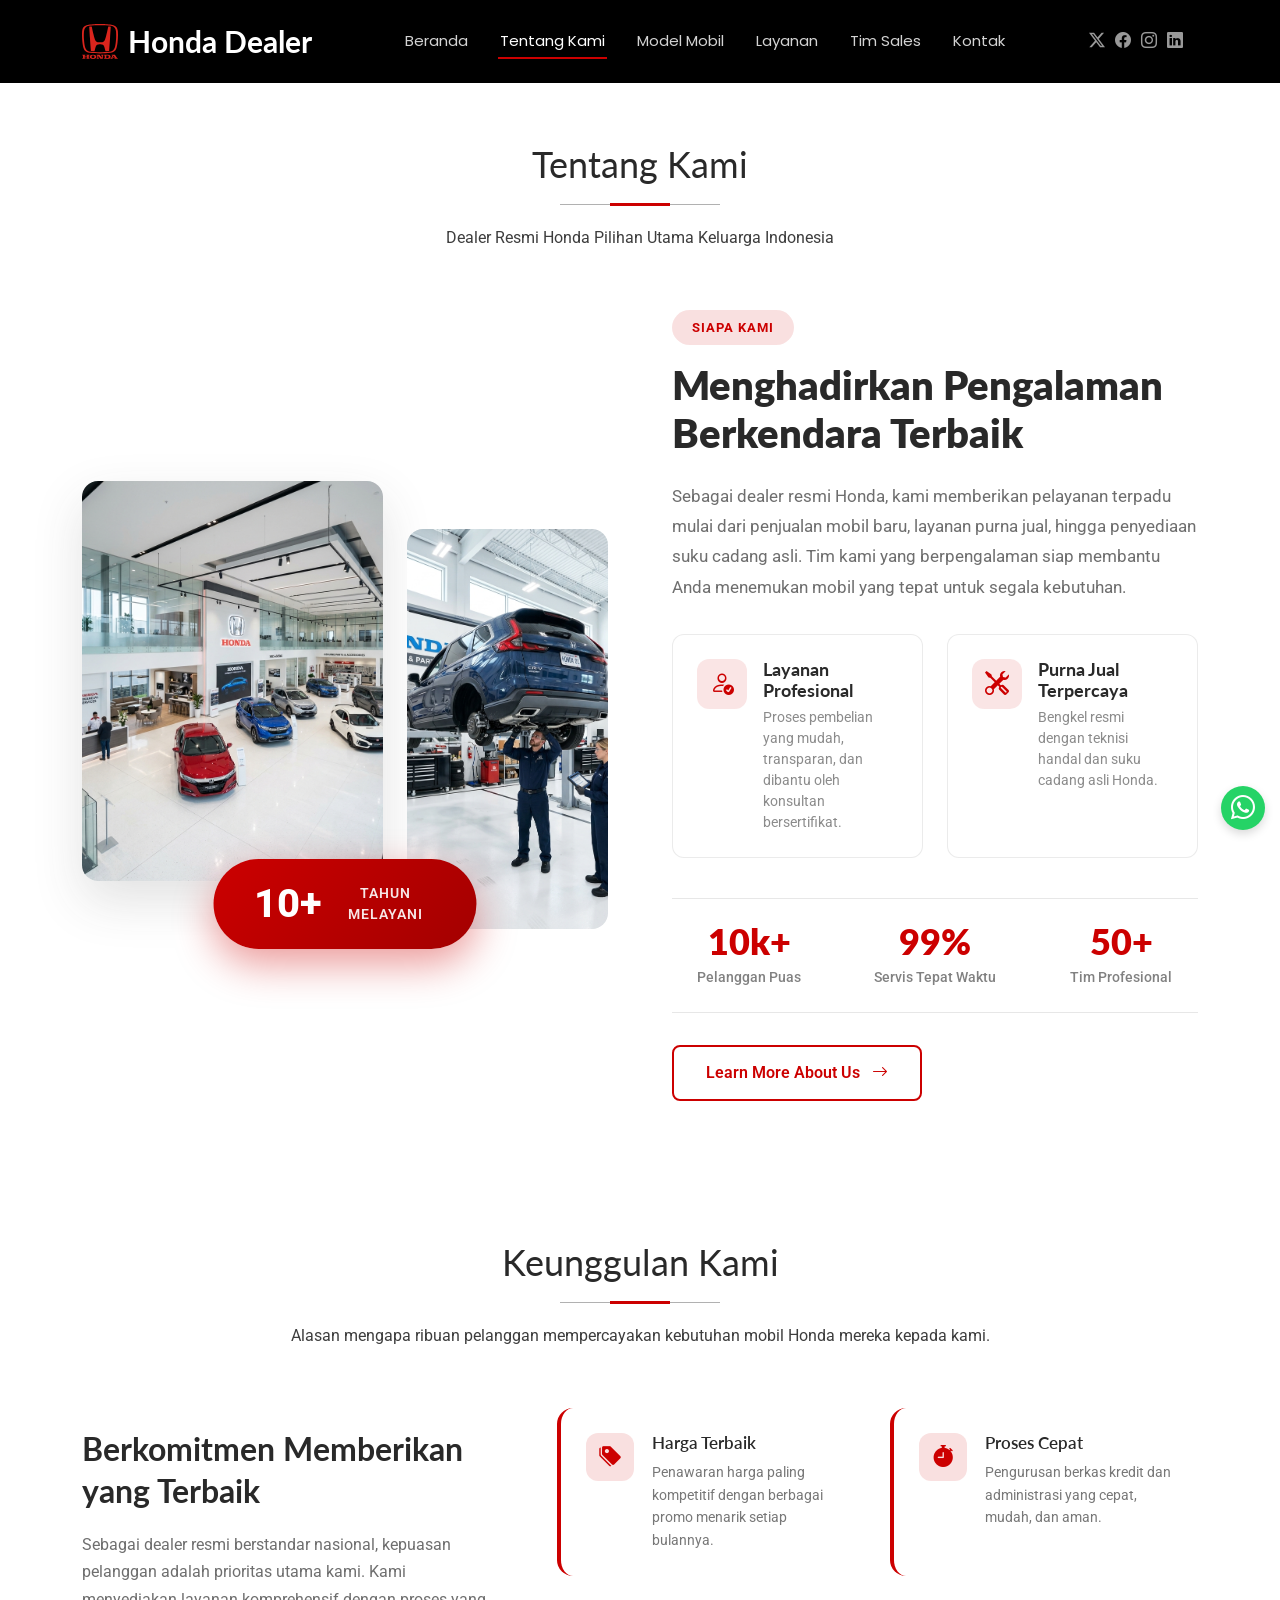
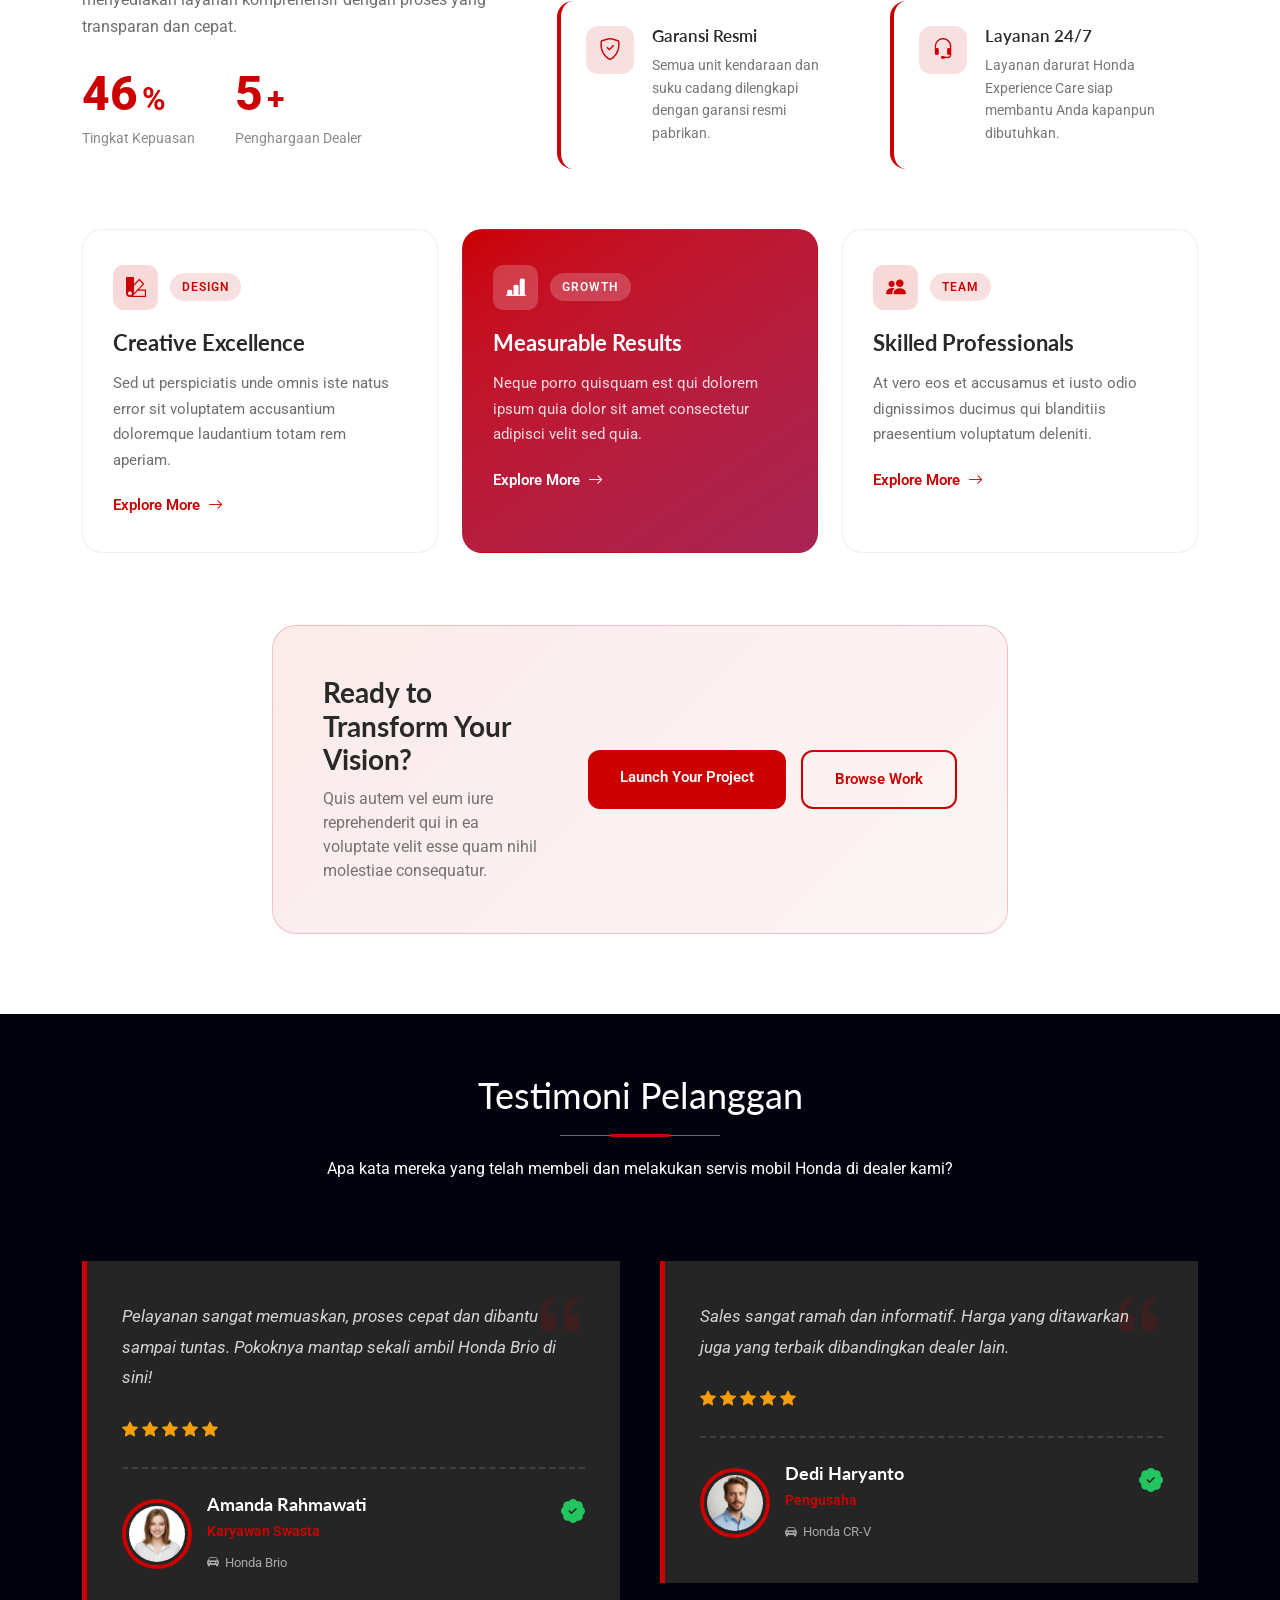
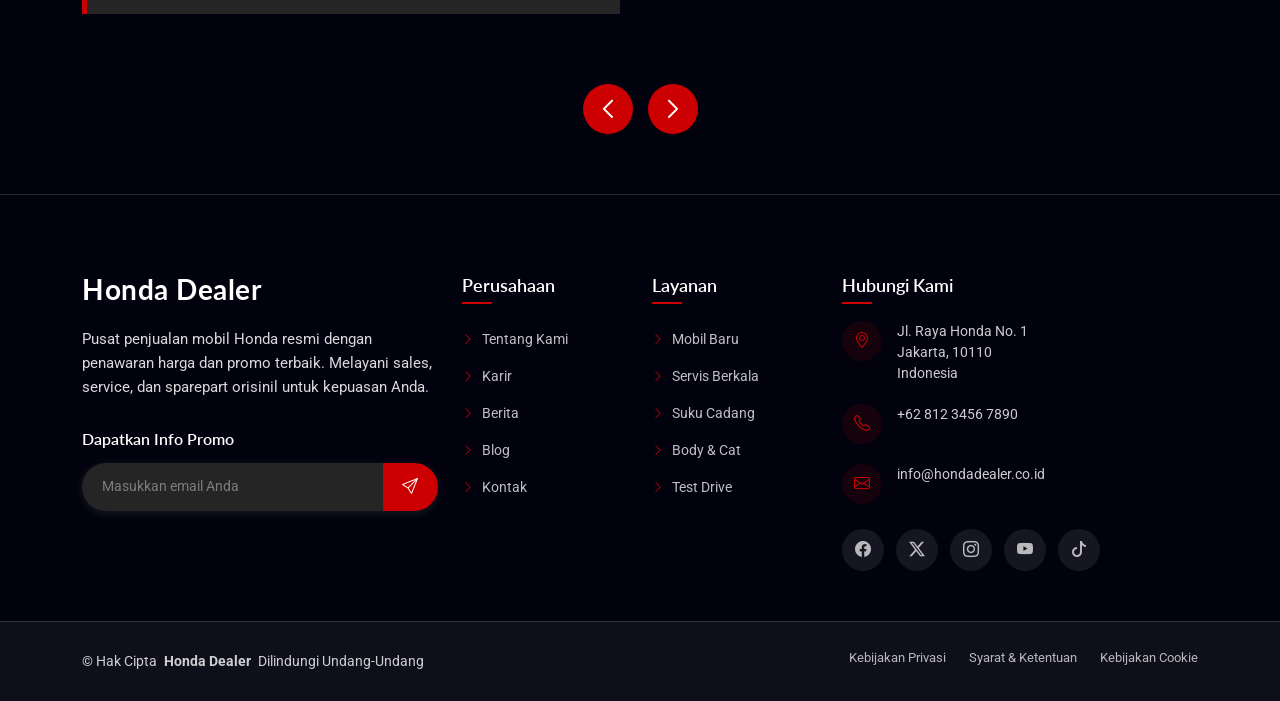
<file: about.html>
<!DOCTYPE html>
<html lang="en">

<head>
  <meta charset="utf-8">
  <meta content="width=device-width, initial-scale=1.0" name="viewport">
  <title>Dealer Resmi Mobil Honda | Tentang Kami</title>
  <meta name="description" content="Dealer resmi mobil Honda terpercaya. Temukan promo terbaru, harga terbaik, layanan servis berkala, dan suku cadang asli.">
  <meta name="keywords" content="Dealer Honda, Harga Mobil Honda, Promo Honda, Servis Honda, Honda Brio, Honda HR-V, Honda CR-V">
  <meta name="author" content="Honda Dealer">
  <meta name="robots" content="index, follow">

  <!-- AI Overview & Open Graph -->
  <meta property="og:title" content="Dealer Resmi Mobil Honda - Tentang Kami">
  <meta property="og:description" content="Dapatkan penawaran harga terbaik dan layanan 3S (Sales, Service, Sparepart).">
  <meta property="og:type" content="website">
  <meta property="og:url" content="https://www.honda-dealer-example.com/tentang-kami.html">
  <meta property="og:image" content="assets/img/honda_hero.png">
  <meta name="twitter:card" content="summary_large_image">

  <!-- Structured Data (JSON-LD) for SEO & AI Overview -->
  <script type="application/ld+json">
  {
    "@context": "https://schema.org",
    "@type": "AutoDealer",
    "name": "Dealer Resmi Mobil Honda",
    "image": "assets/img/honda_hero.png",
    "description": "Dealer resmi mobil Honda terpercaya melayani penjualan mobil baru, servis, dan suku cadang asli.",
    "telephone": "+6281234567890",
    "address": {
      "@type": "PostalAddress",
      "streetAddress": "Jl. Raya Honda No. 1",
      "addressLocality": "Jakarta",
      "addressRegion": "DKI Jakarta",
      "postalCode": "10110",
      "addressCountry": "ID"
    }
  }
  </script>

  <!-- Preconnects for PageSpeed -->
  <link href="https://fonts.googleapis.com" rel="preconnect">
  <link href="https://fonts.gstatic.com" rel="preconnect" crossorigin>
  <link rel="dns-prefetch" href="https://fonts.googleapis.com">

  <!-- Favicons Maximized -->
  <link href="assets/img/favicon.png" rel="icon" type="image/png" sizes="32x32">
  <link href="assets/img/favicon.png" rel="icon" type="image/png" sizes="16x16">
  <link href="assets/img/apple-touch-icon.png" rel="apple-touch-icon" sizes="180x180">
  <meta name="theme-color" content="#cc0000">

  <!-- Fonts -->
  <link href="https://fonts.googleapis.com/css2?family=Roboto:ital,wght@0,100;0,300;0,400;0,500;0,700;0,900;1,100;1,300;1,400;1,500;1,700;1,900&family=Lato:ital,wght@0,100;0,300;0,400;0,700;0,900;1,100;1,300;1,400;1,700;1,900&family=Poppins:ital,wght@0,100;0,200;0,300;0,400;0,500;0,600;0,700;0,800;0,900;1,100;1,200;1,300;1,400;1,500;1,600;1,700;1,800;1,900&display=swap" rel="stylesheet">

  <!-- Vendor CSS Files -->
  <link href="assets/vendor/bootstrap/css/bootstrap.min.css" rel="stylesheet">
  <link href="assets/vendor/bootstrap-icons/bootstrap-icons.css" rel="stylesheet">
  <link href="assets/vendor/aos/aos.css" rel="stylesheet">
  <link href="assets/vendor/glightbox/css/glightbox.min.css" rel="stylesheet">
  <link href="assets/vendor/swiper/swiper-bundle.min.css" rel="stylesheet">

  <!-- Main CSS File -->
  <link href="assets/css/main.css" rel="stylesheet">

  <!-- =======================================================
  * Template Name: Creativo
  * Template URL: https://bootstrapmade.com/creativo-bootstrap-creative-agency-template/
  * Updated: Mar 23 2026 with Bootstrap v5.3.8
  * Author: BootstrapMade.com
  * License: https://bootstrapmade.com/license/
  ======================================================== -->
</head>

<body class="index-page">

  <header id="header" class="header d-flex align-items-center sticky-top">
    <div class="container position-relative d-flex align-items-center justify-content-between">

      <a href="index.html" class="logo d-flex align-items-center me-auto me-xl-0">
        <img src="assets/img/honda-logo.svg" alt="Honda Logo" style="max-height: 35px; margin-right: 10px;">
        <h1 class="sitename">Honda Dealer</h1>
      </a>

      <nav id="navmenu" class="navmenu">
        <ul>
          <li><a href="index.html">Beranda</a></li>
          <li><a href="tentang-kami.html" class="active">Tentang Kami</a></li>
          <li><a href="model-mobil.html">Model Mobil</a></li>
          <li><a href="layanan.html">Layanan</a></li>
          <li><a href="tim-sales.html">Tim Sales</a></li>
          <li><a href="kontak.html">Kontak</a></li>
        </ul>
        <i class="mobile-nav-toggle d-xl-none bi bi-list"></i>
      </nav>

      <div class="header-social-links">
        <a href="#" class="twitter"><i class="bi bi-twitter-x"></i></a>
        <a href="#" class="facebook"><i class="bi bi-facebook"></i></a>
        <a href="#" class="instagram"><i class="bi bi-instagram"></i></a>
        <a href="#" class="linkedin"><i class="bi bi-linkedin"></i></a>
      </div>

    </div>
  </header>

  <main class="main">

    <!-- About Section -->
    <section id="about" class="about section">

      <!-- Section Title -->
      <div class="container section-title" data-aos="fade-up">
        <h2>Tentang Kami</h2>
        <p>Dealer Resmi Honda Pilihan Utama Keluarga Indonesia</p>
      </div><!-- End Section Title -->

      <div class="container" data-aos="fade-up" data-aos-delay="100">

        <div class="about-wrapper">

          <div class="image-gallery" data-aos="zoom-in" data-aos-delay="200">
            <div class="gallery-grid">
              <div class="gallery-item main-image">
                <img src="assets/img/honda_showroom.png" alt="Honda Dealership Showroom" class="img-fluid" loading="lazy">
              </div>
              <div class="gallery-item side-image">
                <img src="assets/img/honda_service_center.png" alt="Honda Service Center Workshop" class="img-fluid" loading="lazy">
              </div>
            </div>
            <div class="experience-badge">
              <div class="badge-inner">
                <span class="number">10+</span>
                <span class="label">Tahun Melayani</span>
              </div>
            </div>
          </div>

          <div class="info-panel" data-aos="fade-up" data-aos-delay="300">

            <div class="panel-header">
              <span class="tagline">Siapa Kami</span>
              <h2>Menghadirkan Pengalaman Berkendara Terbaik</h2>
            </div>

            <p class="description">
              Sebagai dealer resmi Honda, kami memberikan pelayanan terpadu mulai dari penjualan mobil baru, layanan purna jual, hingga penyediaan suku cadang asli. Tim kami yang berpengalaman siap membantu Anda menemukan mobil yang tepat untuk segala kebutuhan.
            </p>

            <div class="highlights-row">
              <div class="highlight-box" data-aos="fade-up" data-aos-delay="350">
                <div class="icon-wrap">
                  <i class="bi bi-person-check"></i>
                </div>
                <div class="highlight-content">
                  <h4>Layanan Profesional</h4>
                  <p>Proses pembelian yang mudah, transparan, dan dibantu oleh konsultan bersertifikat.</p>
                </div>
              </div>
              <div class="highlight-box" data-aos="fade-up" data-aos-delay="400">
                <div class="icon-wrap">
                  <i class="bi bi-tools"></i>
                </div>
                <div class="highlight-content">
                  <h4>Purna Jual Terpercaya</h4>
                  <p>Bengkel resmi dengan teknisi handal dan suku cadang asli Honda.</p>
                </div>
              </div>
            </div>

            <div class="stats-row" data-aos="fade-up" data-aos-delay="450">
              <div class="stat-block">
                <h3>10k+</h3>
                <span>Pelanggan Puas</span>
              </div>
              <div class="stat-block">
                <h3>99%</h3>
                <span>Servis Tepat Waktu</span>
              </div>
              <div class="stat-block">
                <h3>50+</h3>
                <span>Tim Profesional</span>
              </div>
            </div>

            <a href="#" class="cta-button">Learn More About Us <i class="bi bi-arrow-right"></i></a>

          </div>

        </div>

      </div>

    </section><!-- /About Section -->

    <!-- Why Us Section -->
    <section id="why-us" class="why-us section">

      <!-- Section Title -->
      <div class="container section-title" data-aos="fade-up">
        <h2>Keunggulan Kami</h2>
        <p>Alasan mengapa ribuan pelanggan mempercayakan kebutuhan mobil Honda mereka kepada kami.</p>
      </div><!-- End Section Title -->

      <div class="container" data-aos="fade-up" data-aos-delay="100">

        <div class="row align-items-center mb-5">
          <div class="col-lg-5" data-aos="fade-right" data-aos-delay="150">
            <div class="intro-content">
              <h3>Berkomitmen Memberikan yang Terbaik</h3>
              <p class="intro-text">Sebagai dealer resmi berstandar nasional, kepuasan pelanggan adalah prioritas utama kami. Kami menyediakan layanan komprehensif dengan proses yang transparan dan cepat.</p>
              <div class="stats-row">
                <div class="stat-item">
                  <span class="stat-value purecounter" data-purecounter-start="0" data-purecounter-end="99" data-purecounter-duration="2">99</span>
                  <span class="stat-unit">%</span>
                  <span class="stat-desc">Tingkat Kepuasan</span>
                </div>
                <div class="stat-item">
                  <span class="stat-value purecounter" data-purecounter-start="0" data-purecounter-end="10" data-purecounter-duration="2">10</span>
                  <span class="stat-unit">+</span>
                  <span class="stat-desc">Penghargaan Dealer</span>
                </div>
              </div>
            </div>
          </div>

          <div class="col-lg-7" data-aos="fade-left" data-aos-delay="200">
            <div class="features-grid">
              <div class="grid-item">
                <div class="grid-icon">
                  <i class="bi bi-tags-fill"></i>
                </div>
                <div class="grid-content">
                  <h5>Harga Terbaik</h5>
                  <p>Penawaran harga paling kompetitif dengan berbagai promo menarik setiap bulannya.</p>
                </div>
              </div><!-- End Grid Item -->

              <div class="grid-item">
                <div class="grid-icon">
                  <i class="bi bi-stopwatch-fill"></i>
                </div>
                <div class="grid-content">
                  <h5>Proses Cepat</h5>
                  <p>Pengurusan berkas kredit dan administrasi yang cepat, mudah, dan aman.</p>
                </div>
              </div><!-- End Grid Item -->

              <div class="grid-item">
                <div class="grid-icon">
                  <i class="bi bi-shield-check"></i>
                </div>
                <div class="grid-content">
                  <h5>Garansi Resmi</h5>
                  <p>Semua unit kendaraan dan suku cadang dilengkapi dengan garansi resmi pabrikan.</p>
                </div>
              </div><!-- End Grid Item -->

              <div class="grid-item">
                <div class="grid-icon">
                  <i class="bi bi-headset"></i>
                </div>
                <div class="grid-content">
                  <h5>Layanan 24/7</h5>
                  <p>Layanan darurat Honda Experience Care siap membantu Anda kapanpun dibutuhkan.</p>
                </div>
              </div><!-- End Grid Item -->
            </div>
          </div>
        </div>

        <div class="highlight-cards">
          <div class="row g-4">
            <div class="col-lg-4" data-aos="zoom-in" data-aos-delay="100">
              <div class="highlight-card">
                <div class="card-header">
                  <i class="bi bi-palette2"></i>
                  <span class="card-badge">Design</span>
                </div>
                <h4>Creative Excellence</h4>
                <p>Sed ut perspiciatis unde omnis iste natus error sit voluptatem accusantium doloremque laudantium totam rem aperiam.</p>
                <a href="#" class="card-link">Explore More <i class="bi bi-arrow-right"></i></a>
              </div>
            </div><!-- End Highlight Card -->

            <div class="col-lg-4" data-aos="zoom-in" data-aos-delay="200">
              <div class="highlight-card featured">
                <div class="card-header">
                  <i class="bi bi-bar-chart-line-fill"></i>
                  <span class="card-badge">Growth</span>
                </div>
                <h4>Measurable Results</h4>
                <p>Neque porro quisquam est qui dolorem ipsum quia dolor sit amet consectetur adipisci velit sed quia.</p>
                <a href="#" class="card-link">Explore More <i class="bi bi-arrow-right"></i></a>
              </div>
            </div><!-- End Highlight Card -->

            <div class="col-lg-4" data-aos="zoom-in" data-aos-delay="300">
              <div class="highlight-card">
                <div class="card-header">
                  <i class="bi bi-people-fill"></i>
                  <span class="card-badge">Team</span>
                </div>
                <h4>Skilled Professionals</h4>
                <p>At vero eos et accusamus et iusto odio dignissimos ducimus qui blanditiis praesentium voluptatum deleniti.</p>
                <a href="#" class="card-link">Explore More <i class="bi bi-arrow-right"></i></a>
              </div>
            </div><!-- End Highlight Card -->
          </div>
        </div>

        <div class="row mt-5 pt-4">
          <div class="col-lg-8 offset-lg-2" data-aos="fade-up" data-aos-delay="100">
            <div class="cta-banner">
              <div class="cta-content">
                <h3>Ready to Transform Your Vision?</h3>
                <p>Quis autem vel eum iure reprehenderit qui in ea voluptate velit esse quam nihil molestiae consequatur.</p>
              </div>
              <div class="cta-actions">
                <a href="#" class="btn-cta-primary">Launch Your Project</a>
                <a href="#" class="btn-cta-secondary">Browse Work</a>
              </div>
            </div>
          </div>
        </div>

      </div>

    </section><!-- /Why Us Section -->

    <!-- Testimonials Section -->
    <section id="testimonials" class="testimonials section dark-background">

      <!-- Section Title -->
      <div class="container section-title" data-aos="fade-up">
        <h2>Testimoni Pelanggan</h2>
        <p>Apa kata mereka yang telah membeli dan melakukan servis mobil Honda di dealer kami?</p>
      </div><!-- End Section Title -->

      <div class="container" data-aos="fade-up" data-aos-delay="100">

        <div class="testimonials-slider swiper init-swiper">
          <script type="application/json" class="swiper-config">
            {
              "loop": true,
              "speed": 600,
              "autoplay": {
                "delay": 5000
              },
              "slidesPerView": 1,
              "spaceBetween": 30,
              "navigation": {
                "nextEl": ".swiper-button-next",
                "prevEl": ".swiper-button-prev"
              },
              "breakpoints": {
                "768": {
                  "slidesPerView": 2,
                  "spaceBetween": 30
                },
                "1200": {
                  "slidesPerView": 2,
                  "spaceBetween": 40
                }
              }
            }
          </script>
          <div class="swiper-wrapper">
            <div class="swiper-slide">
              <div class="testimonial-item" data-aos="fade-up" data-aos-delay="100">
                <div class="testimonial-quote">
                  <i class="bi bi-quote"></i>
                </div>
                <p class="testimonial-text">Pelayanan sangat memuaskan, proses cepat dan dibantu sampai tuntas. Pokoknya mantap sekali ambil Honda Brio di sini!</p>
                <div class="stars-rating">
                  <i class="bi bi-star-fill"></i>
                  <i class="bi bi-star-fill"></i>
                  <i class="bi bi-star-fill"></i>
                  <i class="bi bi-star-fill"></i>
                  <i class="bi bi-star-fill"></i>
                </div>
                <div class="testimonial-author">
                  <div class="author-image">
                    <img src="assets/img/person/person-f-7.webp" alt="Profile Image">
                  </div>
                  <div class="author-details">
                    <h4>Amanda Rahmawati</h4>
                    <span>Karyawan Swasta</span>
                    <div class="company-info">
                      <i class="bi bi-car-front-fill"></i>
                      <span>Honda Brio</span>
                    </div>
                  </div>
                  <div class="verified-icon">
                    <i class="bi bi-patch-check-fill"></i>
                  </div>
                </div>
              </div>
            </div><!-- End testimonial item -->

            <div class="swiper-slide">
              <div class="testimonial-item" data-aos="fade-up" data-aos-delay="200">
                <div class="testimonial-quote">
                  <i class="bi bi-quote"></i>
                </div>
                <p class="testimonial-text">Sales sangat ramah dan informatif. Harga yang ditawarkan juga yang terbaik dibandingkan dealer lain.</p>
                <div class="stars-rating">
                  <i class="bi bi-star-fill"></i>
                  <i class="bi bi-star-fill"></i>
                  <i class="bi bi-star-fill"></i>
                  <i class="bi bi-star-fill"></i>
                  <i class="bi bi-star-fill"></i>
                </div>
                <div class="testimonial-author">
                  <div class="author-image">
                    <img src="assets/img/person/person-m-7.webp" alt="Profile Image">
                  </div>
                  <div class="author-details">
                    <h4>Dedi Haryanto</h4>
                    <span>Pengusaha</span>
                    <div class="company-info">
                      <i class="bi bi-car-front-fill"></i>
                      <span>Honda CR-V</span>
                    </div>
                  </div>
                  <div class="verified-icon">
                    <i class="bi bi-patch-check-fill"></i>
                  </div>
                </div>
              </div>
            </div><!-- End testimonial item -->

            <div class="swiper-slide">
              <div class="testimonial-item" data-aos="fade-up" data-aos-delay="300">
                <div class="testimonial-quote">
                  <i class="bi bi-quote"></i>
                </div>
                <p class="testimonial-text">Trade-in mobil lama saya dihargai tinggi. Proses mudah dan tidak berbelit-belit. Terima kasih Honda!</p>
                <div class="stars-rating">
                  <i class="bi bi-star-fill"></i>
                  <i class="bi bi-star-fill"></i>
                  <i class="bi bi-star-fill"></i>
                  <i class="bi bi-star-fill"></i>
                  <i class="bi bi-star-fill"></i>
                </div>
                <div class="testimonial-author">
                  <div class="author-image">
                    <img src="assets/img/person/person-f-9.webp" alt="Profile Image">
                  </div>
                  <div class="author-details">
                    <h4>Elena Susanti</h4>
                    <span>Wiraswasta</span>
                    <div class="company-info">
                      <i class="bi bi-car-front-fill"></i>
                      <span>Honda HR-V</span>
                    </div>
                  </div>
                  <div class="verified-icon">
                    <i class="bi bi-patch-check-fill"></i>
                  </div>
                </div>
              </div>
            </div><!-- End testimonial item -->

          </div>
          <div class="swiper-navigation-wrapper">
            <div class="swiper-button-prev"></div>
            <div class="swiper-button-next"></div>
          </div>
        </div>

      </div>

    </section><!-- /Testimonials Section -->

  </main>

  <footer id="footer" class="footer dark-background">

    <div class="container">
      <div class="row gy-5">

        <div class="col-lg-4">
          <div class="footer-content">
            <a href="index.html" class="logo d-flex align-items-center mb-4">
              <span class="sitename">Honda Dealer</span>
            </a>
            <p class="mb-4">Pusat penjualan mobil Honda resmi dengan penawaran harga dan promo terbaik. Melayani sales, service, dan sparepart orisinil untuk kepuasan Anda.</p>

            <div class="newsletter-form">
              <h5>Dapatkan Info Promo</h5>
              <form action="forms/newsletter.php" method="post" class="php-email-form">
                <div class="input-group">
                  <input type="email" name="email" class="form-control" placeholder="Masukkan email Anda" required="">
                  <button type="submit" class="btn-subscribe">
                    <i class="bi bi-send"></i>
                  </button>
                </div>
                <div class="loading">Memuat</div>
                <div class="error-message"></div>
                <div class="sent-message">Terima kasih telah berlangganan!</div>
              </form>
            </div>
          </div>
        </div>

        <div class="col-lg-2 col-6">
          <div class="footer-links">
            <h4>Perusahaan</h4>
            <ul>
              <li><a href="tentang-kami.html"><i class="bi bi-chevron-right"></i> Tentang Kami</a></li>
              <li><a href="#"><i class="bi bi-chevron-right"></i> Karir</a></li>
              <li><a href="#"><i class="bi bi-chevron-right"></i> Berita</a></li>
              <li><a href="#"><i class="bi bi-chevron-right"></i> Blog</a></li>
              <li><a href="kontak.html"><i class="bi bi-chevron-right"></i> Kontak</a></li>
            </ul>
          </div>
        </div>

        <div class="col-lg-2 col-6">
          <div class="footer-links">
            <h4>Layanan</h4>
            <ul>
              <li><a href="model-mobil.html"><i class="bi bi-chevron-right"></i> Mobil Baru</a></li>
              <li><a href="layanan.html"><i class="bi bi-chevron-right"></i> Servis Berkala</a></li>
              <li><a href="layanan.html"><i class="bi bi-chevron-right"></i> Suku Cadang</a></li>
              <li><a href="layanan.html"><i class="bi bi-chevron-right"></i> Body & Cat</a></li>
              <li><a href="layanan.html"><i class="bi bi-chevron-right"></i> Test Drive</a></li>
            </ul>
          </div>
        </div>

        <div class="col-lg-4">
          <div class="footer-contact">
            <h4>Hubungi Kami</h4>
            <div class="contact-item">
              <div class="contact-icon">
                <i class="bi bi-geo-alt"></i>
              </div>
              <div class="contact-info">
                <p>Jl. Raya Honda No. 1<br>Jakarta, 10110<br>Indonesia</p>
              </div>
            </div>

            <div class="contact-item">
              <div class="contact-icon">
                <i class="bi bi-telephone"></i>
              </div>
              <div class="contact-info">
                <p>+62 812 3456 7890</p>
              </div>
            </div>

            <div class="contact-item">
              <div class="contact-icon">
                <i class="bi bi-envelope"></i>
              </div>
              <div class="contact-info">
                <p>info@hondadealer.co.id</p>
              </div>
            </div>

            <div class="social-links">
              <a href="#"><i class="bi bi-facebook"></i></a>
              <a href="#"><i class="bi bi-twitter-x"></i></a>
              <a href="#"><i class="bi bi-instagram"></i></a>
              <a href="#"><i class="bi bi-youtube"></i></a>
              <a href="#"><i class="bi bi-tiktok"></i></a>
            </div>
          </div>
        </div>

      </div>
    </div>

    <div class="footer-bottom">
      <div class="container">
        <div class="row align-items-center">
          <div class="col-lg-6">
            <div class="copyright">
              <p>© <span>Hak Cipta</span> <strong class="px-1 sitename">Honda Dealer</strong> <span>Dilindungi Undang-Undang</span></p>
            </div>
          </div>
          <div class="col-lg-6">
            <div class="footer-bottom-links">
              <a href="#">Kebijakan Privasi</a>
              <a href="#">Syarat & Ketentuan</a>
              <a href="#">Kebijakan Cookie</a>
            </div>
          </div>
        </div>
      </div>
    </div>

  </footer>

  <!-- Scroll Top -->
  <a href="#" id="scroll-top" class="scroll-top d-flex align-items-center justify-content-center"><i class="bi bi-arrow-up-short"></i></a>

  <!-- WhatsApp Floating Button -->
  <a href="https://wa.me/6281234567890" target="_blank" class="wa-float d-flex align-items-center justify-content-center" style="position: fixed; bottom: 70px; right: 15px; width: 44px; height: 44px; background-color: #25d366; color: #fff; border-radius: 50%; z-index: 9998; font-size: 24px; box-shadow: 0px 4px 10px rgba(0,0,0,0.15); transition: all 0.3s;" onmouseover="this.style.transform='scale(1.1)'" onmouseout="this.style.transform='scale(1)'">
    <i class="bi bi-whatsapp"></i>
  </a>

  <!-- Preloader -->
  <div id="preloader"></div>

  <!-- Vendor JS Files -->
  <script defer src="assets/vendor/bootstrap/js/bootstrap.bundle.min.js"></script>
  <script defer src="assets/vendor/php-email-form/validate.js"></script>
  <script defer src="assets/vendor/aos/aos.js"></script>
  <script defer src="assets/vendor/purecounter/purecounter_vanilla.js"></script>
  <script defer src="assets/vendor/imagesloaded/imagesloaded.pkgd.min.js"></script>
  <script defer src="assets/vendor/isotope-layout/isotope.pkgd.min.js"></script>
  <script defer src="assets/vendor/glightbox/js/glightbox.min.js"></script>
  <script defer src="assets/vendor/swiper/swiper-bundle.min.js"></script>

  <!-- Main JS File -->
  <script defer src="assets/js/main.js"></script>

</body>

</html>
</file>
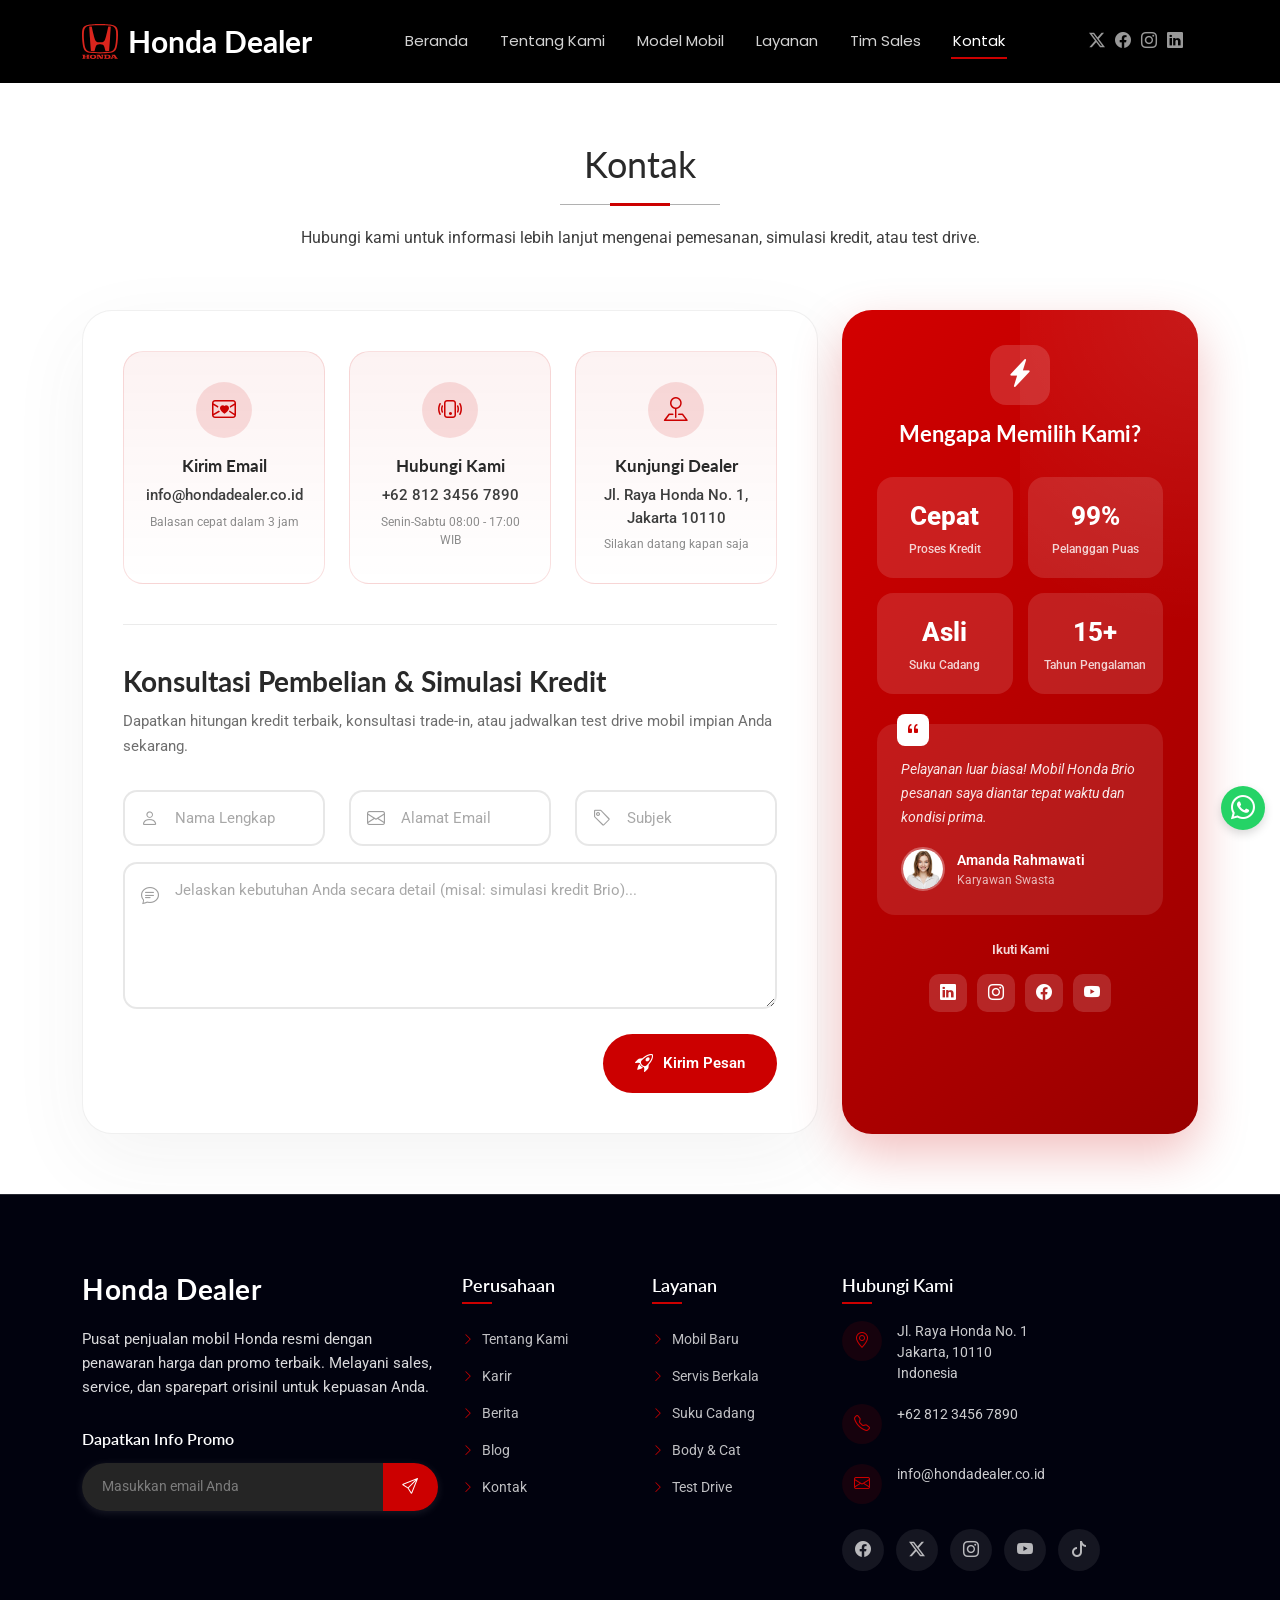
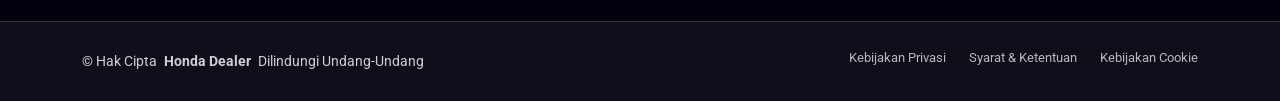
<file: contact.html>
<!DOCTYPE html>
<html lang="en">

<head>
  <meta charset="utf-8">
  <meta content="width=device-width, initial-scale=1.0" name="viewport">
  <title>Dealer Resmi Mobil Honda | Kontak</title>
  <meta name="description" content="Dealer resmi mobil Honda terpercaya. Temukan promo terbaru, harga terbaik, layanan servis berkala, dan suku cadang asli.">
  <meta name="keywords" content="Dealer Honda, Harga Mobil Honda, Promo Honda, Servis Honda, Honda Brio, Honda HR-V, Honda CR-V">
  <meta name="author" content="Honda Dealer">
  <meta name="robots" content="index, follow">

  <!-- AI Overview & Open Graph -->
  <meta property="og:title" content="Dealer Resmi Mobil Honda - Kontak">
  <meta property="og:description" content="Dapatkan penawaran harga terbaik dan layanan 3S (Sales, Service, Sparepart).">
  <meta property="og:type" content="website">
  <meta property="og:url" content="https://www.honda-dealer-example.com/kontak.html">
  <meta property="og:image" content="assets/img/honda_hero.png">
  <meta name="twitter:card" content="summary_large_image">

  <!-- Structured Data (JSON-LD) for SEO & AI Overview -->
  <script type="application/ld+json">
  {
    "@context": "https://schema.org",
    "@type": "AutoDealer",
    "name": "Dealer Resmi Mobil Honda",
    "image": "assets/img/honda_hero.png",
    "description": "Dealer resmi mobil Honda terpercaya melayani penjualan mobil baru, servis, dan suku cadang asli.",
    "telephone": "+6281234567890",
    "address": {
      "@type": "PostalAddress",
      "streetAddress": "Jl. Raya Honda No. 1",
      "addressLocality": "Jakarta",
      "addressRegion": "DKI Jakarta",
      "postalCode": "10110",
      "addressCountry": "ID"
    }
  }
  </script>

  <!-- Preconnects for PageSpeed -->
  <link href="https://fonts.googleapis.com" rel="preconnect">
  <link href="https://fonts.gstatic.com" rel="preconnect" crossorigin>
  <link rel="dns-prefetch" href="https://fonts.googleapis.com">

  <!-- Favicons Maximized -->
  <link href="assets/img/favicon.png" rel="icon" type="image/png" sizes="32x32">
  <link href="assets/img/favicon.png" rel="icon" type="image/png" sizes="16x16">
  <link href="assets/img/apple-touch-icon.png" rel="apple-touch-icon" sizes="180x180">
  <meta name="theme-color" content="#cc0000">

  <!-- Fonts -->
  <link href="https://fonts.googleapis.com/css2?family=Roboto:ital,wght@0,100;0,300;0,400;0,500;0,700;0,900;1,100;1,300;1,400;1,500;1,700;1,900&family=Lato:ital,wght@0,100;0,300;0,400;0,700;0,900;1,100;1,300;1,400;1,700;1,900&family=Poppins:ital,wght@0,100;0,200;0,300;0,400;0,500;0,600;0,700;0,800;0,900;1,100;1,200;1,300;1,400;1,500;1,600;1,700;1,800;1,900&display=swap" rel="stylesheet">

  <!-- Vendor CSS Files -->
  <link href="assets/vendor/bootstrap/css/bootstrap.min.css" rel="stylesheet">
  <link href="assets/vendor/bootstrap-icons/bootstrap-icons.css" rel="stylesheet">
  <link href="assets/vendor/aos/aos.css" rel="stylesheet">
  <link href="assets/vendor/glightbox/css/glightbox.min.css" rel="stylesheet">
  <link href="assets/vendor/swiper/swiper-bundle.min.css" rel="stylesheet">

  <!-- Main CSS File -->
  <link href="assets/css/main.css" rel="stylesheet">

  <!-- =======================================================
  * Template Name: Creativo
  * Template URL: https://bootstrapmade.com/creativo-bootstrap-creative-agency-template/
  * Updated: Mar 23 2026 with Bootstrap v5.3.8
  * Author: BootstrapMade.com
  * License: https://bootstrapmade.com/license/
  ======================================================== -->
</head>

<body class="index-page">

  <header id="header" class="header d-flex align-items-center sticky-top">
    <div class="container position-relative d-flex align-items-center justify-content-between">

      <a href="index.html" class="logo d-flex align-items-center me-auto me-xl-0">
        <img src="assets/img/honda-logo.svg" alt="Honda Logo" style="max-height: 35px; margin-right: 10px;">
        <h1 class="sitename">Honda Dealer</h1>
      </a>

      <nav id="navmenu" class="navmenu">
        <ul>
          <li><a href="index.html">Beranda</a></li>
          <li><a href="tentang-kami.html">Tentang Kami</a></li>
          <li><a href="model-mobil.html">Model Mobil</a></li>
          <li><a href="layanan.html">Layanan</a></li>
          <li><a href="tim-sales.html">Tim Sales</a></li>
          <li><a href="kontak.html" class="active">Kontak</a></li>
        </ul>
        <i class="mobile-nav-toggle d-xl-none bi bi-list"></i>
      </nav>

      <div class="header-social-links">
        <a href="#" class="twitter"><i class="bi bi-twitter-x"></i></a>
        <a href="#" class="facebook"><i class="bi bi-facebook"></i></a>
        <a href="#" class="instagram"><i class="bi bi-instagram"></i></a>
        <a href="#" class="linkedin"><i class="bi bi-linkedin"></i></a>
      </div>

    </div>
  </header>

  <main class="main">

    <!-- Contact Section -->
    <section id="contact" class="contact section">

      <!-- Section Title -->
      <div class="container section-title" data-aos="fade-up">
        <h2>Kontak</h2>
        <p>Hubungi kami untuk informasi lebih lanjut mengenai pemesanan, simulasi kredit, atau test drive.</p>
      </div><!-- End Section Title -->

      <div class="container" data-aos="fade-up" data-aos-delay="100">
        <div class="row gy-5">
          <div class="col-lg-8" data-aos="fade-up" data-aos-delay="150">
            <div class="main-contact-wrapper">
              <div class="row gy-4">
                <div class="col-md-4" data-aos="zoom-in" data-aos-delay="200">
                  <div class="info-box">
                    <div class="icon-wrap">
                      <i class="bi bi-envelope-heart"></i>
                    </div>
                    <h5>Kirim Email</h5>
                    <p>info@hondadealer.co.id</p>
                    <span class="availability">Balasan cepat dalam 3 jam</span>
                  </div>
                </div>

                <div class="col-md-4" data-aos="zoom-in" data-aos-delay="250">
                  <div class="info-box">
                    <div class="icon-wrap">
                      <i class="bi bi-phone-vibrate"></i>
                    </div>
                    <h5>Hubungi Kami</h5>
                    <p>+62 812 3456 7890</p>
                    <span class="availability">Senin-Sabtu 08:00 - 17:00 WIB</span>
                  </div>
                </div>

                <div class="col-md-4" data-aos="zoom-in" data-aos-delay="300">
                  <div class="info-box">
                    <div class="icon-wrap">
                      <i class="bi bi-pin-map"></i>
                    </div>
                    <h5>Kunjungi Dealer</h5>
                    <p>Jl. Raya Honda No. 1, Jakarta 10110</p>
                    <span class="availability">Silakan datang kapan saja</span>
                  </div>
                </div>
              </div>

              <div class="form-section" data-aos="fade-up" data-aos-delay="350">
                <div class="form-intro">
                  <h3>Konsultasi Pembelian & Simulasi Kredit</h3>
                  <p>Dapatkan hitungan kredit terbaik, konsultasi trade-in, atau jadwalkan test drive mobil impian Anda sekarang.</p>
                </div>

                <form action="forms/contact.php" method="post" class="php-email-form">
                  <div class="row gy-3">
                    <div class="col-md-4">
                      <div class="input-group-custom">
                        <i class="bi bi-person"></i>
                        <input type="text" name="name" class="form-control" placeholder="Nama Lengkap" required="" autocomplete="name">
                      </div>
                    </div>
                    <div class="col-md-4">
                      <div class="input-group-custom">
                        <i class="bi bi-envelope"></i>
                        <input type="email" name="email" class="form-control" placeholder="Alamat Email" required="" autocomplete="email">
                      </div>
                    </div>
                    <div class="col-md-4">
                      <div class="input-group-custom">
                        <i class="bi bi-tag"></i>
                        <input type="text" name="subject" class="form-control" placeholder="Subjek" required="">
                      </div>
                    </div>
                    <div class="col-12">
                      <div class="input-group-custom textarea-group">
                        <i class="bi bi-chat-text"></i>
                        <textarea name="message" class="form-control" rows="5" placeholder="Jelaskan kebutuhan Anda secara detail (misal: simulasi kredit Brio)..." required=""></textarea>
                      </div>
                    </div>
                  </div>

                  <div class="form-footer">
                    <div class="form-messages">
                      <div class="loading">Memuat</div>
                      <div class="error-message"></div>
                      <div class="sent-message">Pesan Anda telah terkirim. Terima kasih!</div>
                    </div>
                    <button type="submit" class="btn-submit">
                      <i class="bi bi-rocket-takeoff"></i>
                      <span>Kirim Pesan</span>
                    </button>
                  </div>
                </form>
              </div>
            </div>
          </div>

          <div class="col-lg-4" data-aos="fade-left" data-aos-delay="200">
            <div class="sidebar-panel">
              <div class="panel-header">
                <div class="header-badge">
                  <i class="bi bi-lightning-charge-fill"></i>
                </div>
                <h4>Mengapa Memilih Kami?</h4>
              </div>

              <div class="metrics-grid">
                <div class="metric-item" data-aos="fade-up" data-aos-delay="250">
                  <div class="metric-value">Cepat</div>
                  <div class="metric-desc">Proses Kredit</div>
                </div>
                <div class="metric-item" data-aos="fade-up" data-aos-delay="300">
                  <div class="metric-value">99%</div>
                  <div class="metric-desc">Pelanggan Puas</div>
                </div>
                <div class="metric-item" data-aos="fade-up" data-aos-delay="350">
                  <div class="metric-value">Asli</div>
                  <div class="metric-desc">Suku Cadang</div>
                </div>
                <div class="metric-item" data-aos="fade-up" data-aos-delay="400">
                  <div class="metric-value">15+</div>
                  <div class="metric-desc">Tahun Pengalaman</div>
                </div>
              </div>

              <div class="testimonial-mini" data-aos="fade-up" data-aos-delay="450">
                <div class="quote-icon">
                  <i class="bi bi-quote"></i>
                </div>
                <p>Pelayanan luar biasa! Mobil Honda Brio pesanan saya diantar tepat waktu dan kondisi prima.</p>
                <div class="client-info">
                  <img src="assets/img/person/person-f-7.webp" alt="Client" class="client-avatar">
                  <div class="client-details">
                    <span class="client-name">Amanda Rahmawati</span>
                    <span class="client-role">Karyawan Swasta</span>
                  </div>
                </div>
              </div>

              <div class="social-bar" data-aos="fade-up" data-aos-delay="500">
                <span class="social-label">Ikuti Kami</span>
                <div class="social-icons">
                  <a href="#" aria-label="LinkedIn"><i class="bi bi-linkedin"></i></a>
                  <a href="#" aria-label="Instagram"><i class="bi bi-instagram"></i></a>
                  <a href="#" aria-label="Facebook"><i class="bi bi-facebook"></i></a>
                  <a href="#" aria-label="Youtube"><i class="bi bi-youtube"></i></a>
                </div>
              </div>
            </div>
          </div>
        </div>
      </div>

    </section><!-- /Contact Section -->

  </main>

  <footer id="footer" class="footer dark-background">

    <div class="container">
      <div class="row gy-5">

        <div class="col-lg-4">
          <div class="footer-content">
            <a href="index.html" class="logo d-flex align-items-center mb-4">
              <span class="sitename">Honda Dealer</span>
            </a>
            <p class="mb-4">Pusat penjualan mobil Honda resmi dengan penawaran harga dan promo terbaik. Melayani sales, service, dan sparepart orisinil untuk kepuasan Anda.</p>

            <div class="newsletter-form">
              <h5>Dapatkan Info Promo</h5>
              <form action="forms/newsletter.php" method="post" class="php-email-form">
                <div class="input-group">
                  <input type="email" name="email" class="form-control" placeholder="Masukkan email Anda" required="">
                  <button type="submit" class="btn-subscribe">
                    <i class="bi bi-send"></i>
                  </button>
                </div>
                <div class="loading">Memuat</div>
                <div class="error-message"></div>
                <div class="sent-message">Terima kasih telah berlangganan!</div>
              </form>
            </div>
          </div>
        </div>

        <div class="col-lg-2 col-6">
          <div class="footer-links">
            <h4>Perusahaan</h4>
            <ul>
              <li><a href="tentang-kami.html"><i class="bi bi-chevron-right"></i> Tentang Kami</a></li>
              <li><a href="#"><i class="bi bi-chevron-right"></i> Karir</a></li>
              <li><a href="#"><i class="bi bi-chevron-right"></i> Berita</a></li>
              <li><a href="#"><i class="bi bi-chevron-right"></i> Blog</a></li>
              <li><a href="kontak.html"><i class="bi bi-chevron-right"></i> Kontak</a></li>
            </ul>
          </div>
        </div>

        <div class="col-lg-2 col-6">
          <div class="footer-links">
            <h4>Layanan</h4>
            <ul>
              <li><a href="model-mobil.html"><i class="bi bi-chevron-right"></i> Mobil Baru</a></li>
              <li><a href="layanan.html"><i class="bi bi-chevron-right"></i> Servis Berkala</a></li>
              <li><a href="layanan.html"><i class="bi bi-chevron-right"></i> Suku Cadang</a></li>
              <li><a href="layanan.html"><i class="bi bi-chevron-right"></i> Body & Cat</a></li>
              <li><a href="layanan.html"><i class="bi bi-chevron-right"></i> Test Drive</a></li>
            </ul>
          </div>
        </div>

        <div class="col-lg-4">
          <div class="footer-contact">
            <h4>Hubungi Kami</h4>
            <div class="contact-item">
              <div class="contact-icon">
                <i class="bi bi-geo-alt"></i>
              </div>
              <div class="contact-info">
                <p>Jl. Raya Honda No. 1<br>Jakarta, 10110<br>Indonesia</p>
              </div>
            </div>

            <div class="contact-item">
              <div class="contact-icon">
                <i class="bi bi-telephone"></i>
              </div>
              <div class="contact-info">
                <p>+62 812 3456 7890</p>
              </div>
            </div>

            <div class="contact-item">
              <div class="contact-icon">
                <i class="bi bi-envelope"></i>
              </div>
              <div class="contact-info">
                <p>info@hondadealer.co.id</p>
              </div>
            </div>

            <div class="social-links">
              <a href="#"><i class="bi bi-facebook"></i></a>
              <a href="#"><i class="bi bi-twitter-x"></i></a>
              <a href="#"><i class="bi bi-instagram"></i></a>
              <a href="#"><i class="bi bi-youtube"></i></a>
              <a href="#"><i class="bi bi-tiktok"></i></a>
            </div>
          </div>
        </div>

      </div>
    </div>

    <div class="footer-bottom">
      <div class="container">
        <div class="row align-items-center">
          <div class="col-lg-6">
            <div class="copyright">
              <p>© <span>Hak Cipta</span> <strong class="px-1 sitename">Honda Dealer</strong> <span>Dilindungi Undang-Undang</span></p>
            </div>
          </div>
          <div class="col-lg-6">
            <div class="footer-bottom-links">
              <a href="#">Kebijakan Privasi</a>
              <a href="#">Syarat & Ketentuan</a>
              <a href="#">Kebijakan Cookie</a>
            </div>
          </div>
        </div>
      </div>
    </div>

  </footer>

  <!-- Scroll Top -->
  <a href="#" id="scroll-top" class="scroll-top d-flex align-items-center justify-content-center"><i class="bi bi-arrow-up-short"></i></a>

  <!-- WhatsApp Floating Button -->
  <a href="https://wa.me/6281234567890" target="_blank" class="wa-float d-flex align-items-center justify-content-center" style="position: fixed; bottom: 70px; right: 15px; width: 44px; height: 44px; background-color: #25d366; color: #fff; border-radius: 50%; z-index: 9998; font-size: 24px; box-shadow: 0px 4px 10px rgba(0,0,0,0.15); transition: all 0.3s;" onmouseover="this.style.transform='scale(1.1)'" onmouseout="this.style.transform='scale(1)'">
    <i class="bi bi-whatsapp"></i>
  </a>

  <!-- Preloader -->
  <div id="preloader"></div>

  <!-- Vendor JS Files -->
  <script defer src="assets/vendor/bootstrap/js/bootstrap.bundle.min.js"></script>
  <script defer src="assets/vendor/php-email-form/validate.js"></script>
  <script defer src="assets/vendor/aos/aos.js"></script>
  <script defer src="assets/vendor/purecounter/purecounter_vanilla.js"></script>
  <script defer src="assets/vendor/imagesloaded/imagesloaded.pkgd.min.js"></script>
  <script defer src="assets/vendor/isotope-layout/isotope.pkgd.min.js"></script>
  <script defer src="assets/vendor/glightbox/js/glightbox.min.js"></script>
  <script defer src="assets/vendor/swiper/swiper-bundle.min.js"></script>

  <!-- Main JS File -->
  <script defer src="assets/js/main.js"></script>

</body>

</html>
</file>
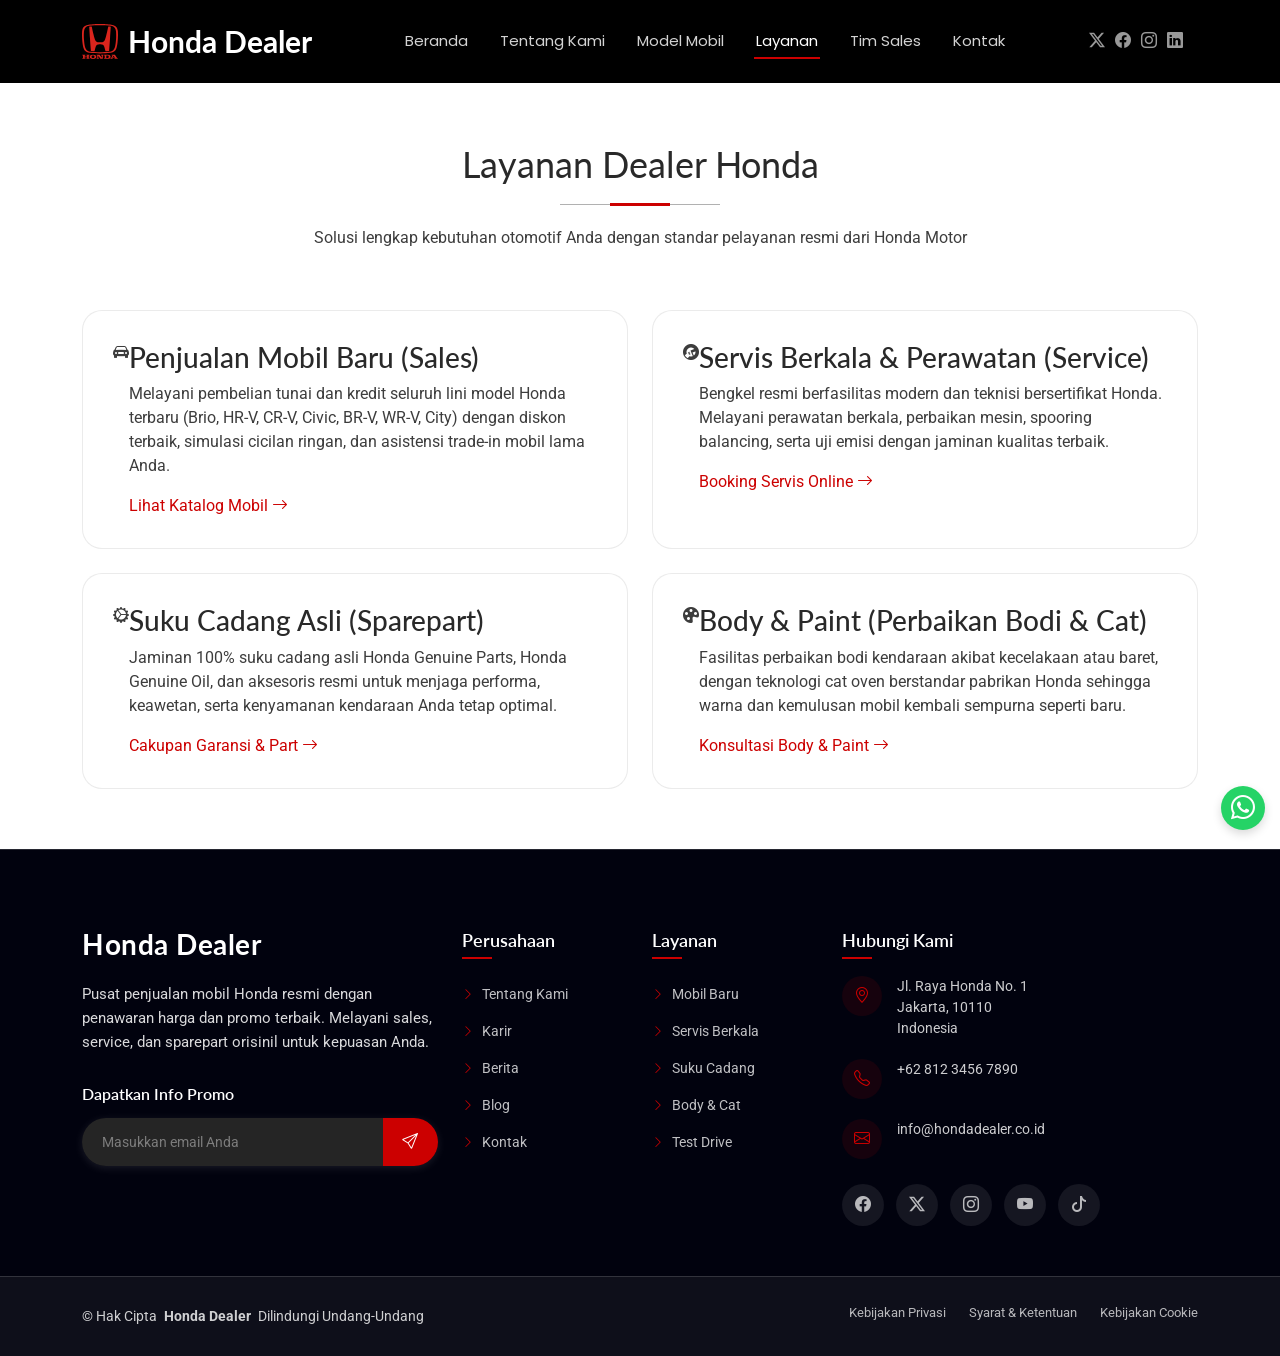
<file: layanan.html>
<!DOCTYPE html>
<html lang="en">

<head>
  <meta charset="utf-8">
  <meta content="width=device-width, initial-scale=1.0" name="viewport">
  <title>Dealer Resmi Mobil Honda | Layanan</title>
  <meta name="description" content="Dealer resmi mobil Honda terpercaya. Temukan promo terbaru, harga terbaik, layanan servis berkala, dan suku cadang asli.">
  <meta name="keywords" content="Dealer Honda, Harga Mobil Honda, Promo Honda, Servis Honda, Honda Brio, Honda HR-V, Honda CR-V">
  <meta name="author" content="Honda Dealer">
  <meta name="robots" content="index, follow">

  <!-- AI Overview & Open Graph -->
  <meta property="og:title" content="Dealer Resmi Mobil Honda - Layanan">
  <meta property="og:description" content="Dapatkan penawaran harga terbaik dan layanan 3S (Sales, Service, Sparepart).">
  <meta property="og:type" content="website">
  <meta property="og:url" content="https://www.honda-dealer-example.com/layanan.html">
  <meta property="og:image" content="assets/img/honda_hero.png">
  <meta name="twitter:card" content="summary_large_image">

  <!-- Structured Data (JSON-LD) for SEO & AI Overview -->
  <script type="application/ld+json">
  {
    "@context": "https://schema.org",
    "@type": "AutoDealer",
    "name": "Dealer Resmi Mobil Honda",
    "image": "assets/img/honda_hero.png",
    "description": "Dealer resmi mobil Honda terpercaya melayani penjualan mobil baru, servis, dan suku cadang asli.",
    "telephone": "+6281234567890",
    "address": {
      "@type": "PostalAddress",
      "streetAddress": "Jl. Raya Honda No. 1",
      "addressLocality": "Jakarta",
      "addressRegion": "DKI Jakarta",
      "postalCode": "10110",
      "addressCountry": "ID"
    }
  }
  </script>

  <!-- Preconnects for PageSpeed -->
  <link href="https://fonts.googleapis.com" rel="preconnect">
  <link href="https://fonts.gstatic.com" rel="preconnect" crossorigin>
  <link rel="dns-prefetch" href="https://fonts.googleapis.com">

  <!-- Favicons Maximized -->
  <link href="assets/img/favicon.png" rel="icon" type="image/png" sizes="32x32">
  <link href="assets/img/favicon.png" rel="icon" type="image/png" sizes="16x16">
  <link href="assets/img/apple-touch-icon.png" rel="apple-touch-icon" sizes="180x180">
  <meta name="theme-color" content="#cc0000">

  <!-- Fonts -->
  <link href="https://fonts.googleapis.com/css2?family=Roboto:ital,wght@0,100;0,300;0,400;0,500;0,700;0,900;1,100;1,300;1,400;1,500;1,700;1,900&family=Lato:ital,wght@0,100;0,300;0,400;0,700;0,900;1,100;1,300;1,400;1,700;1,900&family=Poppins:ital,wght@0,100;0,200;0,300;0,400;0,500;0,600;0,700;0,800;0,900;1,100;1,200;1,300;1,400;1,500;1,600;1,700;1,800;1,900&display=swap" rel="stylesheet">

  <!-- Vendor CSS Files -->
  <link href="assets/vendor/bootstrap/css/bootstrap.min.css" rel="stylesheet">
  <link href="assets/vendor/bootstrap-icons/bootstrap-icons.css" rel="stylesheet">
  <link href="assets/vendor/aos/aos.css" rel="stylesheet">
  <link href="assets/vendor/glightbox/css/glightbox.min.css" rel="stylesheet">
  <link href="assets/vendor/swiper/swiper-bundle.min.css" rel="stylesheet">

  <!-- Main CSS File -->
  <link href="assets/css/main.css" rel="stylesheet">

  <!-- =======================================================
  * Template Name: Creativo
  * Template URL: https://bootstrapmade.com/creativo-bootstrap-creative-agency-template/
  * Updated: Mar 23 2026 with Bootstrap v5.3.8
  * Author: BootstrapMade.com
  * License: https://bootstrapmade.com/license/
  ======================================================== -->
</head>

<body class="index-page">

  <header id="header" class="header d-flex align-items-center sticky-top">
    <div class="container position-relative d-flex align-items-center justify-content-between">

      <a href="index.html" class="logo d-flex align-items-center me-auto me-xl-0">
        <img src="assets/img/honda-logo.svg" alt="Honda Logo" style="max-height: 35px; margin-right: 10px;">
        <h1 class="sitename">Honda Dealer</h1>
      </a>

      <nav id="navmenu" class="navmenu">
        <ul>
          <li><a href="index.html">Beranda</a></li>
          <li><a href="tentang-kami.html">Tentang Kami</a></li>
          <li><a href="model-mobil.html">Model Mobil</a></li>
          <li><a href="layanan.html" class="active">Layanan</a></li>
          <li><a href="tim-sales.html">Tim Sales</a></li>
          <li><a href="kontak.html">Kontak</a></li>
        </ul>
        <i class="mobile-nav-toggle d-xl-none bi bi-list"></i>
      </nav>

      <div class="header-social-links">
        <a href="#" class="twitter"><i class="bi bi-twitter-x"></i></a>
        <a href="#" class="facebook"><i class="bi bi-facebook"></i></a>
        <a href="#" class="instagram"><i class="bi bi-instagram"></i></a>
        <a href="#" class="linkedin"><i class="bi bi-linkedin"></i></a>
      </div>

    </div>
  </header>

  <main class="main">

    <!-- Services Section -->
    <section id="services" class="services section">

      <!-- Section Title -->
      <div class="container section-title" data-aos="fade-up">
        <h2>Layanan Dealer Honda</h2>
        <p>Solusi lengkap kebutuhan otomotif Anda dengan standar pelayanan resmi dari Honda Motor</p>
      </div><!-- End Section Title -->

      <div class="container">

        <div class="row g-4">

          <div class="col-lg-6" data-aos="fade-up" data-aos-delay="100">
            <div class="service-card d-flex">
              <div class="icon flex-shrink-0">
                <i class="bi bi-car-front-fill"></i>
              </div>
              <div class="content">
                <h3>Penjualan Mobil Baru (Sales)</h3>
                <p>Melayani pembelian tunai dan kredit seluruh lini model Honda terbaru (Brio, HR-V, CR-V, Civic, BR-V, WR-V, City) dengan diskon terbaik, simulasi cicilan ringan, dan asistensi trade-in mobil lama Anda.</p>
                <a href="#" class="read-more">Lihat Katalog Mobil <i class="bi bi-arrow-right"></i></a>
              </div>
            </div>
          </div><!-- End Service Card -->

          <div class="col-lg-6" data-aos="fade-up" data-aos-delay="200">
            <div class="service-card d-flex">
              <div class="icon flex-shrink-0">
                <i class="bi bi-wrench-adjustable-circle-fill"></i>
              </div>
              <div class="content">
                <h3>Servis Berkala & Perawatan (Service)</h3>
                <p>Bengkel resmi berfasilitas modern dan teknisi bersertifikat Honda. Melayani perawatan berkala, perbaikan mesin, spooring balancing, serta uji emisi dengan jaminan kualitas terbaik.</p>
                <a href="#" class="read-more">Booking Servis Online <i class="bi bi-arrow-right"></i></a>
              </div>
            </div>
          </div><!-- End Service Card -->

          <div class="col-lg-6" data-aos="fade-up" data-aos-delay="300">
            <div class="service-card d-flex">
              <div class="icon flex-shrink-0">
                <i class="bi bi-gear-wide-connected"></i>
              </div>
              <div class="content">
                <h3>Suku Cadang Asli (Sparepart)</h3>
                <p>Jaminan 100% suku cadang asli Honda Genuine Parts, Honda Genuine Oil, dan aksesoris resmi untuk menjaga performa, keawetan, serta kenyamanan kendaraan Anda tetap optimal.</p>
                <a href="#" class="read-more">Cakupan Garansi & Part <i class="bi bi-arrow-right"></i></a>
              </div>
            </div>
          </div><!-- End Service Card -->

          <div class="col-lg-6" data-aos="fade-up" data-aos-delay="400">
            <div class="service-card d-flex">
              <div class="icon flex-shrink-0">
                <i class="bi bi-palette-fill"></i>
              </div>
              <div class="content">
                <h3>Body & Paint (Perbaikan Bodi & Cat)</h3>
                <p>Fasilitas perbaikan bodi kendaraan akibat kecelakaan atau baret, dengan teknologi cat oven berstandar pabrikan Honda sehingga warna dan kemulusan mobil kembali sempurna seperti baru.</p>
                <a href="#" class="read-more">Konsultasi Body & Paint <i class="bi bi-arrow-right"></i></a>
              </div>
            </div>
          </div><!-- End Service Card -->

        </div>

      </div>

    </section><!-- /Services Section -->

  </main>

  <footer id="footer" class="footer dark-background">

    <div class="container">
      <div class="row gy-5">

        <div class="col-lg-4">
          <div class="footer-content">
            <a href="index.html" class="logo d-flex align-items-center mb-4">
              <span class="sitename">Honda Dealer</span>
            </a>
            <p class="mb-4">Pusat penjualan mobil Honda resmi dengan penawaran harga dan promo terbaik. Melayani sales, service, dan sparepart orisinil untuk kepuasan Anda.</p>

            <div class="newsletter-form">
              <h5>Dapatkan Info Promo</h5>
              <form action="forms/newsletter.php" method="post" class="php-email-form">
                <div class="input-group">
                  <input type="email" name="email" class="form-control" placeholder="Masukkan email Anda" required="">
                  <button type="submit" class="btn-subscribe">
                    <i class="bi bi-send"></i>
                  </button>
                </div>
                <div class="loading">Memuat</div>
                <div class="error-message"></div>
                <div class="sent-message">Terima kasih telah berlangganan!</div>
              </form>
            </div>
          </div>
        </div>

        <div class="col-lg-2 col-6">
          <div class="footer-links">
            <h4>Perusahaan</h4>
            <ul>
              <li><a href="tentang-kami.html"><i class="bi bi-chevron-right"></i> Tentang Kami</a></li>
              <li><a href="#"><i class="bi bi-chevron-right"></i> Karir</a></li>
              <li><a href="#"><i class="bi bi-chevron-right"></i> Berita</a></li>
              <li><a href="#"><i class="bi bi-chevron-right"></i> Blog</a></li>
              <li><a href="kontak.html"><i class="bi bi-chevron-right"></i> Kontak</a></li>
            </ul>
          </div>
        </div>

        <div class="col-lg-2 col-6">
          <div class="footer-links">
            <h4>Layanan</h4>
            <ul>
              <li><a href="model-mobil.html"><i class="bi bi-chevron-right"></i> Mobil Baru</a></li>
              <li><a href="layanan.html"><i class="bi bi-chevron-right"></i> Servis Berkala</a></li>
              <li><a href="layanan.html"><i class="bi bi-chevron-right"></i> Suku Cadang</a></li>
              <li><a href="layanan.html"><i class="bi bi-chevron-right"></i> Body & Cat</a></li>
              <li><a href="layanan.html"><i class="bi bi-chevron-right"></i> Test Drive</a></li>
            </ul>
          </div>
        </div>

        <div class="col-lg-4">
          <div class="footer-contact">
            <h4>Hubungi Kami</h4>
            <div class="contact-item">
              <div class="contact-icon">
                <i class="bi bi-geo-alt"></i>
              </div>
              <div class="contact-info">
                <p>Jl. Raya Honda No. 1<br>Jakarta, 10110<br>Indonesia</p>
              </div>
            </div>

            <div class="contact-item">
              <div class="contact-icon">
                <i class="bi bi-telephone"></i>
              </div>
              <div class="contact-info">
                <p>+62 812 3456 7890</p>
              </div>
            </div>

            <div class="contact-item">
              <div class="contact-icon">
                <i class="bi bi-envelope"></i>
              </div>
              <div class="contact-info">
                <p>info@hondadealer.co.id</p>
              </div>
            </div>

            <div class="social-links">
              <a href="#"><i class="bi bi-facebook"></i></a>
              <a href="#"><i class="bi bi-twitter-x"></i></a>
              <a href="#"><i class="bi bi-instagram"></i></a>
              <a href="#"><i class="bi bi-youtube"></i></a>
              <a href="#"><i class="bi bi-tiktok"></i></a>
            </div>
          </div>
        </div>

      </div>
    </div>

    <div class="footer-bottom">
      <div class="container">
        <div class="row align-items-center">
          <div class="col-lg-6">
            <div class="copyright">
              <p>© <span>Hak Cipta</span> <strong class="px-1 sitename">Honda Dealer</strong> <span>Dilindungi Undang-Undang</span></p>
            </div>
          </div>
          <div class="col-lg-6">
            <div class="footer-bottom-links">
              <a href="#">Kebijakan Privasi</a>
              <a href="#">Syarat & Ketentuan</a>
              <a href="#">Kebijakan Cookie</a>
            </div>
          </div>
        </div>
      </div>
    </div>

  </footer>

  <!-- Scroll Top -->
  <a href="#" id="scroll-top" class="scroll-top d-flex align-items-center justify-content-center"><i class="bi bi-arrow-up-short"></i></a>

  <!-- WhatsApp Floating Button -->
  <a href="https://wa.me/6281234567890" target="_blank" class="wa-float d-flex align-items-center justify-content-center" style="position: fixed; bottom: 70px; right: 15px; width: 44px; height: 44px; background-color: #25d366; color: #fff; border-radius: 50%; z-index: 9998; font-size: 24px; box-shadow: 0px 4px 10px rgba(0,0,0,0.15); transition: all 0.3s;" onmouseover="this.style.transform='scale(1.1)'" onmouseout="this.style.transform='scale(1)'">
    <i class="bi bi-whatsapp"></i>
  </a>

  <!-- Preloader -->
  <div id="preloader"></div>

  <!-- Vendor JS Files -->
  <script defer src="assets/vendor/bootstrap/js/bootstrap.bundle.min.js"></script>
  <script defer src="assets/vendor/php-email-form/validate.js"></script>
  <script defer src="assets/vendor/aos/aos.js"></script>
  <script defer src="assets/vendor/purecounter/purecounter_vanilla.js"></script>
  <script defer src="assets/vendor/imagesloaded/imagesloaded.pkgd.min.js"></script>
  <script defer src="assets/vendor/isotope-layout/isotope.pkgd.min.js"></script>
  <script defer src="assets/vendor/glightbox/js/glightbox.min.js"></script>
  <script defer src="assets/vendor/swiper/swiper-bundle.min.js"></script>

  <!-- Main JS File -->
  <script defer src="assets/js/main.js"></script>

</body>

</html>
</file>
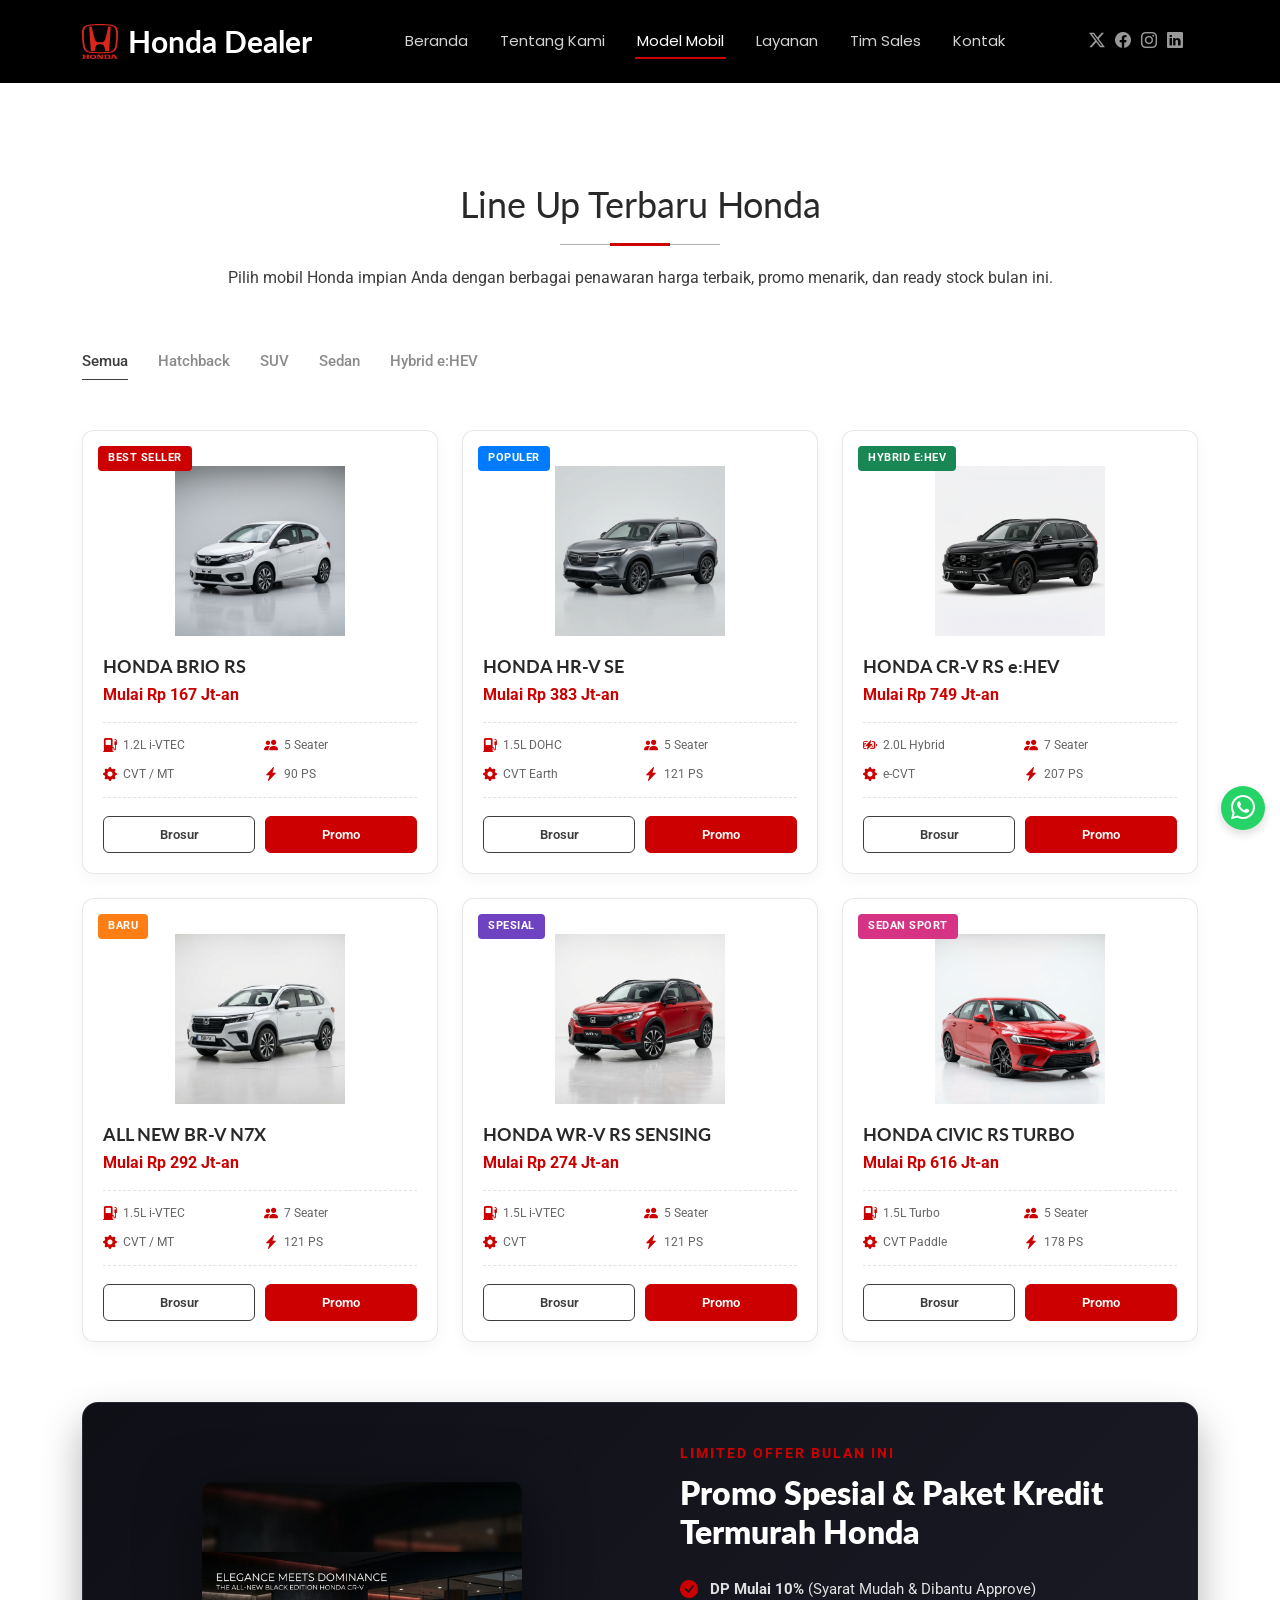
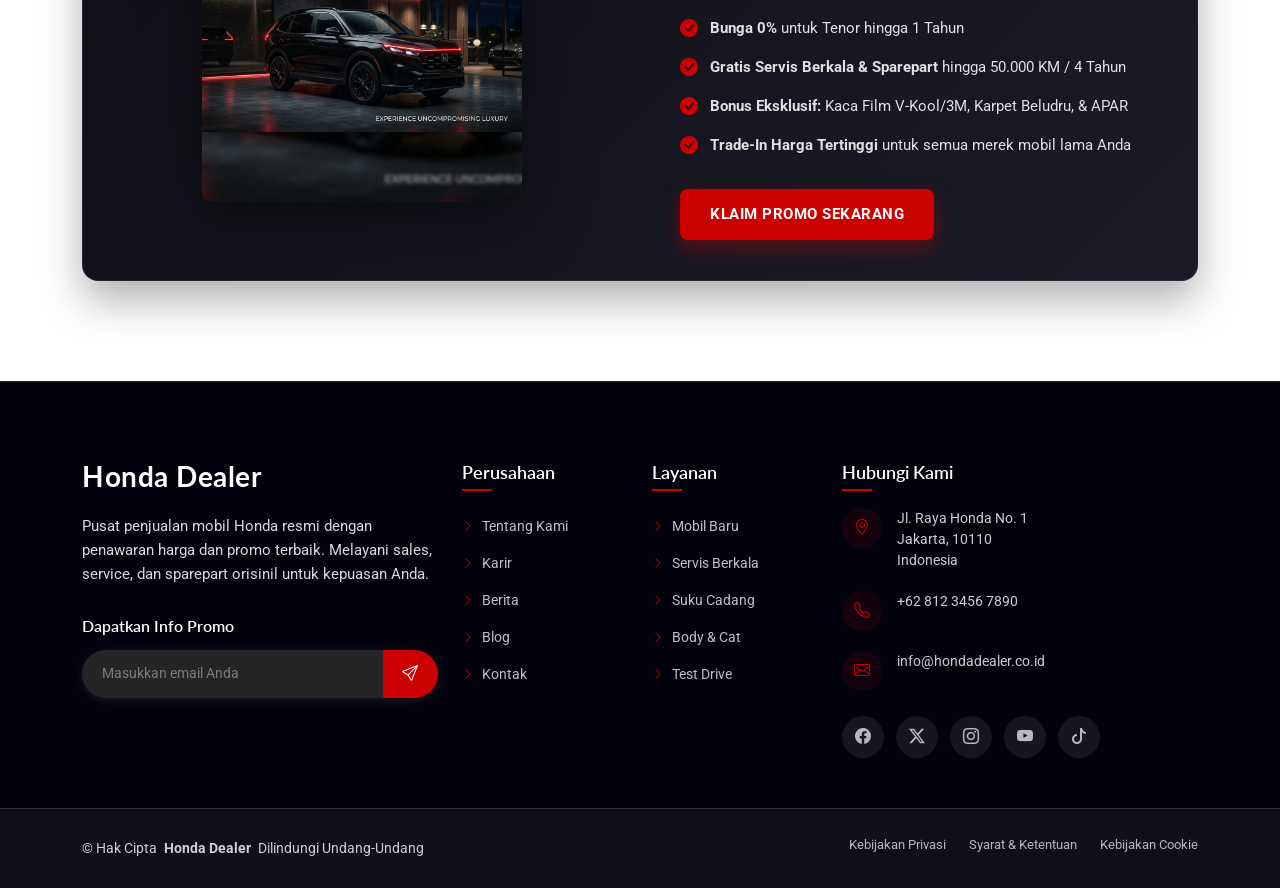
<file: model-mobil.html>
<!DOCTYPE html>
<html lang="en">

<head>
  <meta charset="utf-8">
  <meta content="width=device-width, initial-scale=1.0" name="viewport">
  <title>Dealer Resmi Mobil Honda | Model Mobil</title>
  <meta name="description" content="Dealer resmi mobil Honda terpercaya. Temukan promo terbaru, harga terbaik, layanan servis berkala, dan suku cadang asli.">
  <meta name="keywords" content="Dealer Honda, Harga Mobil Honda, Promo Honda, Servis Honda, Honda Brio, Honda HR-V, Honda CR-V">
  <meta name="author" content="Honda Dealer">
  <meta name="robots" content="index, follow">

  <!-- AI Overview & Open Graph -->
  <meta property="og:title" content="Dealer Resmi Mobil Honda - Model Mobil">
  <meta property="og:description" content="Dapatkan penawaran harga terbaik dan layanan 3S (Sales, Service, Sparepart).">
  <meta property="og:type" content="website">
  <meta property="og:url" content="https://www.honda-dealer-example.com/model-mobil.html">
  <meta property="og:image" content="assets/img/honda_hero.png">
  <meta name="twitter:card" content="summary_large_image">

  <!-- Structured Data (JSON-LD) for SEO & AI Overview -->
  <script type="application/ld+json">
  {
    "@context": "https://schema.org",
    "@type": "AutoDealer",
    "name": "Dealer Resmi Mobil Honda",
    "image": "assets/img/honda_hero.png",
    "description": "Dealer resmi mobil Honda terpercaya melayani penjualan mobil baru, servis, dan suku cadang asli.",
    "telephone": "+6281234567890",
    "address": {
      "@type": "PostalAddress",
      "streetAddress": "Jl. Raya Honda No. 1",
      "addressLocality": "Jakarta",
      "addressRegion": "DKI Jakarta",
      "postalCode": "10110",
      "addressCountry": "ID"
    }
  }
  </script>

  <!-- Preconnects for PageSpeed -->
  <link href="https://fonts.googleapis.com" rel="preconnect">
  <link href="https://fonts.gstatic.com" rel="preconnect" crossorigin>
  <link rel="dns-prefetch" href="https://fonts.googleapis.com">

  <!-- Favicons Maximized -->
  <link href="assets/img/favicon.png" rel="icon" type="image/png" sizes="32x32">
  <link href="assets/img/favicon.png" rel="icon" type="image/png" sizes="16x16">
  <link href="assets/img/apple-touch-icon.png" rel="apple-touch-icon" sizes="180x180">
  <meta name="theme-color" content="#cc0000">

  <!-- Fonts -->
  <link href="https://fonts.googleapis.com/css2?family=Roboto:ital,wght@0,100;0,300;0,400;0,500;0,700;0,900;1,100;1,300;1,400;1,500;1,700;1,900&family=Lato:ital,wght@0,100;0,300;0,400;0,700;0,900;1,100;1,300;1,400;1,700;1,900&family=Poppins:ital,wght@0,100;0,200;0,300;0,400;0,500;0,600;0,700;0,800;0,900;1,100;1,200;1,300;1,400;1,500;1,600;1,700;1,800;1,900&display=swap" rel="stylesheet">

  <!-- Vendor CSS Files -->
  <link href="assets/vendor/bootstrap/css/bootstrap.min.css" rel="stylesheet">
  <link href="assets/vendor/bootstrap-icons/bootstrap-icons.css" rel="stylesheet">
  <link href="assets/vendor/aos/aos.css" rel="stylesheet">
  <link href="assets/vendor/glightbox/css/glightbox.min.css" rel="stylesheet">
  <link href="assets/vendor/swiper/swiper-bundle.min.css" rel="stylesheet">

  <!-- Main CSS File -->
  <link href="assets/css/main.css" rel="stylesheet">

  <!-- =======================================================
  * Template Name: Creativo
  * Template URL: https://bootstrapmade.com/creativo-bootstrap-creative-agency-template/
  * Updated: Mar 23 2026 with Bootstrap v5.3.8
  * Author: BootstrapMade.com
  * License: https://bootstrapmade.com/license/
  ======================================================== -->
</head>

<body class="index-page">

  <header id="header" class="header d-flex align-items-center sticky-top">
    <div class="container position-relative d-flex align-items-center justify-content-between">

      <a href="index.html" class="logo d-flex align-items-center me-auto me-xl-0">
        <img src="assets/img/honda-logo.svg" alt="Honda Logo" style="max-height: 35px; margin-right: 10px;">
        <h1 class="sitename">Honda Dealer</h1>
      </a>

      <nav id="navmenu" class="navmenu">
        <ul>
          <li><a href="index.html">Beranda</a></li>
          <li><a href="tentang-kami.html">Tentang Kami</a></li>
          <li><a href="model-mobil.html" class="active">Model Mobil</a></li>
          <li><a href="layanan.html">Layanan</a></li>
          <li><a href="tim-sales.html">Tim Sales</a></li>
          <li><a href="kontak.html">Kontak</a></li>
        </ul>
        <i class="mobile-nav-toggle d-xl-none bi bi-list"></i>
      </nav>

      <div class="header-social-links">
        <a href="#" class="twitter"><i class="bi bi-twitter-x"></i></a>
        <a href="#" class="facebook"><i class="bi bi-facebook"></i></a>
        <a href="#" class="instagram"><i class="bi bi-instagram"></i></a>
        <a href="#" class="linkedin"><i class="bi bi-linkedin"></i></a>
      </div>

    </div>
  </header>

  <main class="main">

    <!-- Portfolio Section -->
    <section id="portfolio" class="portfolio section">

      <!-- Section Title -->
      <div class="container section-title" data-aos="fade-up">
        <h2>Line Up Terbaru Honda</h2>
        <p>Pilih mobil Honda impian Anda dengan berbagai penawaran harga terbaik, promo menarik, dan ready stock bulan ini.</p>
      </div><!-- End Section Title -->

      <div class="container">

        <div class="isotope-layout" data-default-filter="*" data-layout="masonry" data-sort="original-order">

          <div class="filter-header" data-aos="fade-up" data-aos-delay="100">
            <ul class="portfolio-filters isotope-filters">
              <li data-filter="*" class="filter-active">Semua</li>
              <li data-filter=".filter-hatchback">Hatchback</li>
              <li data-filter=".filter-suv">SUV</li>
              <li data-filter=".filter-sedan">Sedan</li>
              <li data-filter=".filter-hybrid">Hybrid e:HEV</li>
            </ul>
          </div><!-- End Filter Header -->

          <div class="row g-4 isotope-container" data-aos="fade-up" data-aos-delay="200">

            <!-- Car 1: Honda Brio -->
            <div class="col-lg-4 col-md-6 portfolio-item isotope-item filter-hatchback">
              <div class="car-model-card">
                <span class="car-model-badge">BEST SELLER</span>
                <div class="car-model-image">
                  <img src="assets/img/honda_brio.png" alt="Honda Brio RS">
                </div>
                <h4 class="car-model-title">HONDA BRIO RS</h4>
                <div class="car-model-price">Mulai Rp 167 Jt-an</div>
                <div class="car-model-specs">
                  <div class="car-spec-item"><i class="bi bi-fuel-pump-fill"></i> <span>1.2L i-VTEC</span></div>
                  <div class="car-spec-item"><i class="bi bi-people-fill"></i> <span>5 Seater</span></div>
                  <div class="car-spec-item"><i class="bi bi-gear-fill"></i> <span>CVT / MT</span></div>
                  <div class="car-spec-item"><i class="bi bi-lightning-charge-fill"></i> <span>90 PS</span></div>
                </div>
                <div class="car-model-actions">
                  <a href="kontak.html" class="btn-car-outline">Brosur</a>
                  <a href="https://wa.me/6281234567890?text=Halo%20saya%20tertarik%20promo%20Honda%20Brio%20RS" target="_blank" class="btn-car-solid">Promo</a>
                </div>
              </div>
            </div><!-- End Car 1 -->

            <!-- Car 2: Honda HR-V -->
            <div class="col-lg-4 col-md-6 portfolio-item isotope-item filter-suv">
              <div class="car-model-card">
                <span class="car-model-badge" style="background-color: #007bff;">POPULER</span>
                <div class="car-model-image">
                  <img src="assets/img/honda_hrv.png" alt="Honda HR-V SE">
                </div>
                <h4 class="car-model-title">HONDA HR-V SE</h4>
                <div class="car-model-price">Mulai Rp 383 Jt-an</div>
                <div class="car-model-specs">
                  <div class="car-spec-item"><i class="bi bi-fuel-pump-fill"></i> <span>1.5L DOHC</span></div>
                  <div class="car-spec-item"><i class="bi bi-people-fill"></i> <span>5 Seater</span></div>
                  <div class="car-spec-item"><i class="bi bi-gear-fill"></i> <span>CVT Earth</span></div>
                  <div class="car-spec-item"><i class="bi bi-lightning-charge-fill"></i> <span>121 PS</span></div>
                </div>
                <div class="car-model-actions">
                  <a href="kontak.html" class="btn-car-outline">Brosur</a>
                  <a href="https://wa.me/6281234567890?text=Halo%20saya%20tertarik%20promo%20Honda%20HR-V%20SE" target="_blank" class="btn-car-solid">Promo</a>
                </div>
              </div>
            </div><!-- End Car 2 -->

            <!-- Car 3: Honda CR-V Hybrid -->
            <div class="col-lg-4 col-md-6 portfolio-item isotope-item filter-suv filter-hybrid">
              <div class="car-model-card">
                <span class="car-model-badge" style="background-color: #198754;">HYBRID e:HEV</span>
                <div class="car-model-image">
                  <img src="assets/img/honda_crv.png" alt="Honda CR-V e:HEV">
                </div>
                <h4 class="car-model-title">HONDA CR-V RS e:HEV</h4>
                <div class="car-model-price">Mulai Rp 749 Jt-an</div>
                <div class="car-model-specs">
                  <div class="car-spec-item"><i class="bi bi-battery-charging"></i> <span>2.0L Hybrid</span></div>
                  <div class="car-spec-item"><i class="bi bi-people-fill"></i> <span>7 Seater</span></div>
                  <div class="car-spec-item"><i class="bi bi-gear-fill"></i> <span>e-CVT</span></div>
                  <div class="car-spec-item"><i class="bi bi-lightning-charge-fill"></i> <span>207 PS</span></div>
                </div>
                <div class="car-model-actions">
                  <a href="kontak.html" class="btn-car-outline">Brosur</a>
                  <a href="https://wa.me/6281234567890?text=Halo%20saya%20tertarik%20promo%20Honda%20CR-V%20Hybrid" target="_blank" class="btn-car-solid">Promo</a>
                </div>
              </div>
            </div><!-- End Car 3 -->

            <!-- Car 4: Honda BR-V -->
            <div class="col-lg-4 col-md-6 portfolio-item isotope-item filter-suv">
              <div class="car-model-card">
                <span class="car-model-badge" style="background-color: #fd7e14;">BARU</span>
                <div class="car-model-image">
                  <img src="assets/img/honda_brv.png" alt="Honda BR-V N7X">
                </div>
                <h4 class="car-model-title">ALL NEW BR-V N7X</h4>
                <div class="car-model-price">Mulai Rp 292 Jt-an</div>
                <div class="car-model-specs">
                  <div class="car-spec-item"><i class="bi bi-fuel-pump-fill"></i> <span>1.5L i-VTEC</span></div>
                  <div class="car-spec-item"><i class="bi bi-people-fill"></i> <span>7 Seater</span></div>
                  <div class="car-spec-item"><i class="bi bi-gear-fill"></i> <span>CVT / MT</span></div>
                  <div class="car-spec-item"><i class="bi bi-lightning-charge-fill"></i> <span>121 PS</span></div>
                </div>
                <div class="car-model-actions">
                  <a href="kontak.html" class="btn-car-outline">Brosur</a>
                  <a href="https://wa.me/6281234567890?text=Halo%20saya%20tertarik%20promo%20Honda%20BR-V" target="_blank" class="btn-car-solid">Promo</a>
                </div>
              </div>
            </div><!-- End Car 4 -->

            <!-- Car 5: Honda WR-V -->
            <div class="col-lg-4 col-md-6 portfolio-item isotope-item filter-suv">
              <div class="car-model-card">
                <span class="car-model-badge" style="background-color: #6f42c1;">SPESIAL</span>
                <div class="car-model-image">
                  <img src="assets/img/honda_wrv.png" alt="Honda WR-V RS">
                </div>
                <h4 class="car-model-title">HONDA WR-V RS SENSING</h4>
                <div class="car-model-price">Mulai Rp 274 Jt-an</div>
                <div class="car-model-specs">
                  <div class="car-spec-item"><i class="bi bi-fuel-pump-fill"></i> <span>1.5L i-VTEC</span></div>
                  <div class="car-spec-item"><i class="bi bi-people-fill"></i> <span>5 Seater</span></div>
                  <div class="car-spec-item"><i class="bi bi-gear-fill"></i> <span>CVT</span></div>
                  <div class="car-spec-item"><i class="bi bi-lightning-charge-fill"></i> <span>121 PS</span></div>
                </div>
                <div class="car-model-actions">
                  <a href="kontak.html" class="btn-car-outline">Brosur</a>
                  <a href="https://wa.me/6281234567890?text=Halo%20saya%20tertarik%20promo%20Honda%20WR-V" target="_blank" class="btn-car-solid">Promo</a>
                </div>
              </div>
            </div><!-- End Car 5 -->

            <!-- Car 6: Honda Civic RS -->
            <div class="col-lg-4 col-md-6 portfolio-item isotope-item filter-sedan">
              <div class="car-model-card">
                <span class="car-model-badge" style="background-color: #d63384;">SEDAN SPORT</span>
                <div class="car-model-image">
                  <img src="assets/img/honda_civic.png" alt="Honda Civic RS">
                </div>
                <h4 class="car-model-title">HONDA CIVIC RS TURBO</h4>
                <div class="car-model-price">Mulai Rp 616 Jt-an</div>
                <div class="car-model-specs">
                  <div class="car-spec-item"><i class="bi bi-fuel-pump-fill"></i> <span>1.5L Turbo</span></div>
                  <div class="car-spec-item"><i class="bi bi-people-fill"></i> <span>5 Seater</span></div>
                  <div class="car-spec-item"><i class="bi bi-gear-fill"></i> <span>CVT Paddle</span></div>
                  <div class="car-spec-item"><i class="bi bi-lightning-charge-fill"></i> <span>178 PS</span></div>
                </div>
                <div class="car-model-actions">
                  <a href="kontak.html" class="btn-car-outline">Brosur</a>
                  <a href="https://wa.me/6281234567890?text=Halo%20saya%20tertarik%20promo%20Honda%20Civic%20RS" target="_blank" class="btn-car-solid">Promo</a>
                </div>
              </div>
            </div><!-- End Car 6 -->

          </div><!-- End Portfolio Container -->

        </div>

        <!-- Limited Offer Promo Banner Section -->
        <div class="promo-limited-section" data-aos="fade-up" data-aos-delay="300">
          <div class="row g-0 align-items-center">
            <div class="col-lg-6 text-center p-4">
              <img src="assets/img/honda_promo_banner.png" alt="Promo Honda Limited Offer" class="img-fluid" style="max-height: 320px; filter: drop-shadow(0 15px 30px rgba(0,0,0,0.5)); border-radius: 10px;">
            </div>
            <div class="col-lg-6">
              <div class="promo-limited-content">
                <span class="promo-tag">LIMITED OFFER BULAN INI</span>
                <h3 class="promo-title">Promo Spesial & Paket Kredit Termurah Honda</h3>
                <ul class="promo-list">
                  <li><i class="bi bi-check-circle-fill"></i> <span><strong>DP Mulai 10%</strong> (Syarat Mudah & Dibantu Approve)</span></li>
                  <li><i class="bi bi-check-circle-fill"></i> <span><strong>Bunga 0%</strong> untuk Tenor hingga 1 Tahun</span></li>
                  <li><i class="bi bi-check-circle-fill"></i> <span><strong>Gratis Servis Berkala & Sparepart</strong> hingga 50.000 KM / 4 Tahun</span></li>
                  <li><i class="bi bi-check-circle-fill"></i> <span><strong>Bonus Eksklusif:</strong> Kaca Film V-Kool/3M, Karpet Beludru, & APAR</span></li>
                  <li><i class="bi bi-check-circle-fill"></i> <span><strong>Trade-In Harga Tertinggi</strong> untuk semua merek mobil lama Anda</span></li>
                </ul>
                <a href="https://wa.me/6281234567890?text=Halo%20saya%20ingin%20Klaim%20Promo%20Limited%20Offer%20Honda" target="_blank" class="btn-claim-promo">Klaim Promo Sekarang</a>
              </div>
            </div>
          </div>
        </div><!-- End Promo Limited Section -->

      </div>

    </section><!-- /Portfolio Section -->

  </main>

  <footer id="footer" class="footer dark-background">

    <div class="container">
      <div class="row gy-5">

        <div class="col-lg-4">
          <div class="footer-content">
            <a href="index.html" class="logo d-flex align-items-center mb-4">
              <span class="sitename">Honda Dealer</span>
            </a>
            <p class="mb-4">Pusat penjualan mobil Honda resmi dengan penawaran harga dan promo terbaik. Melayani sales, service, dan sparepart orisinil untuk kepuasan Anda.</p>

            <div class="newsletter-form">
              <h5>Dapatkan Info Promo</h5>
              <form action="forms/newsletter.php" method="post" class="php-email-form">
                <div class="input-group">
                  <input type="email" name="email" class="form-control" placeholder="Masukkan email Anda" required="">
                  <button type="submit" class="btn-subscribe">
                    <i class="bi bi-send"></i>
                  </button>
                </div>
                <div class="loading">Memuat</div>
                <div class="error-message"></div>
                <div class="sent-message">Terima kasih telah berlangganan!</div>
              </form>
            </div>
          </div>
        </div>

        <div class="col-lg-2 col-6">
          <div class="footer-links">
            <h4>Perusahaan</h4>
            <ul>
              <li><a href="tentang-kami.html"><i class="bi bi-chevron-right"></i> Tentang Kami</a></li>
              <li><a href="#"><i class="bi bi-chevron-right"></i> Karir</a></li>
              <li><a href="#"><i class="bi bi-chevron-right"></i> Berita</a></li>
              <li><a href="#"><i class="bi bi-chevron-right"></i> Blog</a></li>
              <li><a href="kontak.html"><i class="bi bi-chevron-right"></i> Kontak</a></li>
            </ul>
          </div>
        </div>

        <div class="col-lg-2 col-6">
          <div class="footer-links">
            <h4>Layanan</h4>
            <ul>
              <li><a href="model-mobil.html"><i class="bi bi-chevron-right"></i> Mobil Baru</a></li>
              <li><a href="layanan.html"><i class="bi bi-chevron-right"></i> Servis Berkala</a></li>
              <li><a href="layanan.html"><i class="bi bi-chevron-right"></i> Suku Cadang</a></li>
              <li><a href="layanan.html"><i class="bi bi-chevron-right"></i> Body & Cat</a></li>
              <li><a href="layanan.html"><i class="bi bi-chevron-right"></i> Test Drive</a></li>
            </ul>
          </div>
        </div>

        <div class="col-lg-4">
          <div class="footer-contact">
            <h4>Hubungi Kami</h4>
            <div class="contact-item">
              <div class="contact-icon">
                <i class="bi bi-geo-alt"></i>
              </div>
              <div class="contact-info">
                <p>Jl. Raya Honda No. 1<br>Jakarta, 10110<br>Indonesia</p>
              </div>
            </div>

            <div class="contact-item">
              <div class="contact-icon">
                <i class="bi bi-telephone"></i>
              </div>
              <div class="contact-info">
                <p>+62 812 3456 7890</p>
              </div>
            </div>

            <div class="contact-item">
              <div class="contact-icon">
                <i class="bi bi-envelope"></i>
              </div>
              <div class="contact-info">
                <p>info@hondadealer.co.id</p>
              </div>
            </div>

            <div class="social-links">
              <a href="#"><i class="bi bi-facebook"></i></a>
              <a href="#"><i class="bi bi-twitter-x"></i></a>
              <a href="#"><i class="bi bi-instagram"></i></a>
              <a href="#"><i class="bi bi-youtube"></i></a>
              <a href="#"><i class="bi bi-tiktok"></i></a>
            </div>
          </div>
        </div>

      </div>
    </div>

    <div class="footer-bottom">
      <div class="container">
        <div class="row align-items-center">
          <div class="col-lg-6">
            <div class="copyright">
              <p>© <span>Hak Cipta</span> <strong class="px-1 sitename">Honda Dealer</strong> <span>Dilindungi Undang-Undang</span></p>
            </div>
          </div>
          <div class="col-lg-6">
            <div class="footer-bottom-links">
              <a href="#">Kebijakan Privasi</a>
              <a href="#">Syarat & Ketentuan</a>
              <a href="#">Kebijakan Cookie</a>
            </div>
          </div>
        </div>
      </div>
    </div>

  </footer>

  <!-- Scroll Top -->
  <a href="#" id="scroll-top" class="scroll-top d-flex align-items-center justify-content-center"><i class="bi bi-arrow-up-short"></i></a>

  <!-- WhatsApp Floating Button -->
  <a href="https://wa.me/6281234567890" target="_blank" class="wa-float d-flex align-items-center justify-content-center" style="position: fixed; bottom: 70px; right: 15px; width: 44px; height: 44px; background-color: #25d366; color: #fff; border-radius: 50%; z-index: 9998; font-size: 24px; box-shadow: 0px 4px 10px rgba(0,0,0,0.15); transition: all 0.3s;" onmouseover="this.style.transform='scale(1.1)'" onmouseout="this.style.transform='scale(1)'">
    <i class="bi bi-whatsapp"></i>
  </a>

  <!-- Preloader -->
  <div id="preloader"></div>

  <!-- Vendor JS Files -->
  <script defer src="assets/vendor/bootstrap/js/bootstrap.bundle.min.js"></script>
  <script defer src="assets/vendor/php-email-form/validate.js"></script>
  <script defer src="assets/vendor/aos/aos.js"></script>
  <script defer src="assets/vendor/purecounter/purecounter_vanilla.js"></script>
  <script defer src="assets/vendor/imagesloaded/imagesloaded.pkgd.min.js"></script>
  <script defer src="assets/vendor/isotope-layout/isotope.pkgd.min.js"></script>
  <script defer src="assets/vendor/glightbox/js/glightbox.min.js"></script>
  <script defer src="assets/vendor/swiper/swiper-bundle.min.js"></script>

  <!-- Main JS File -->
  <script defer src="assets/js/main.js"></script>

</body>

</html>
</file>
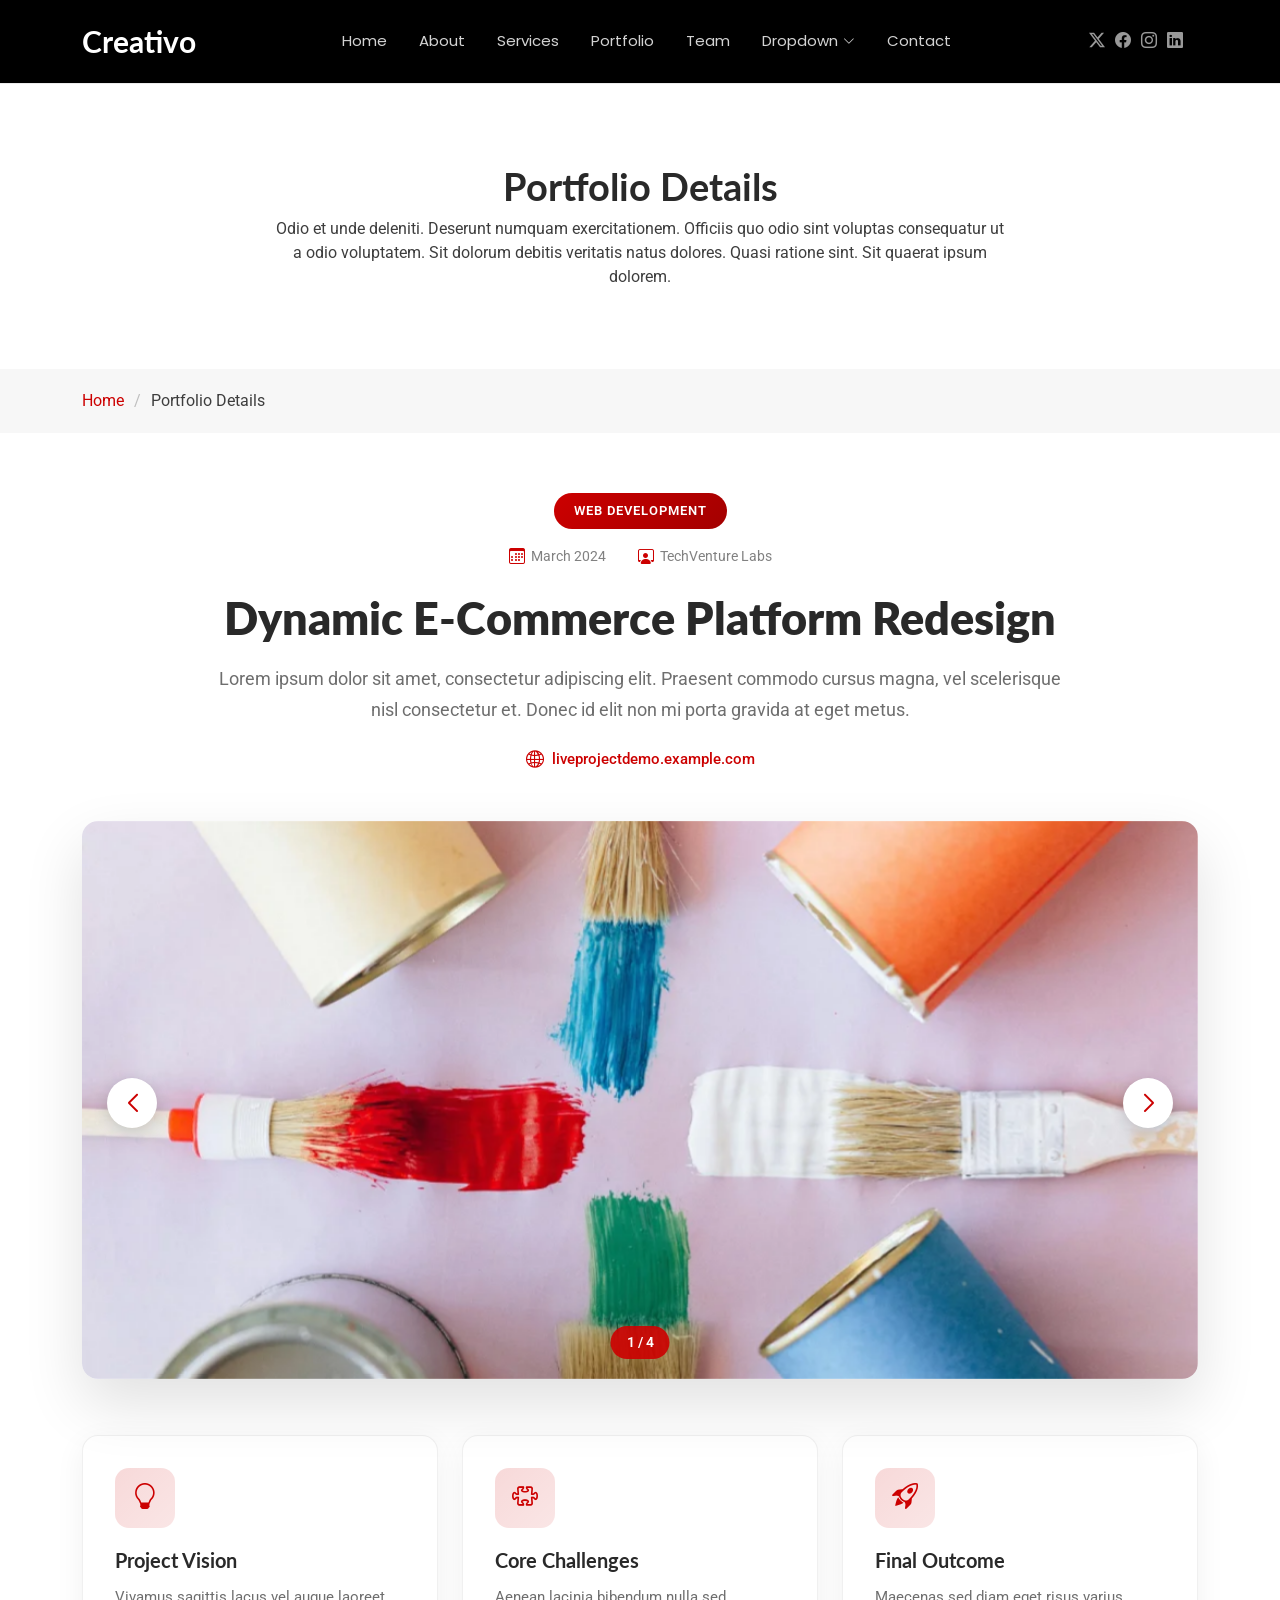
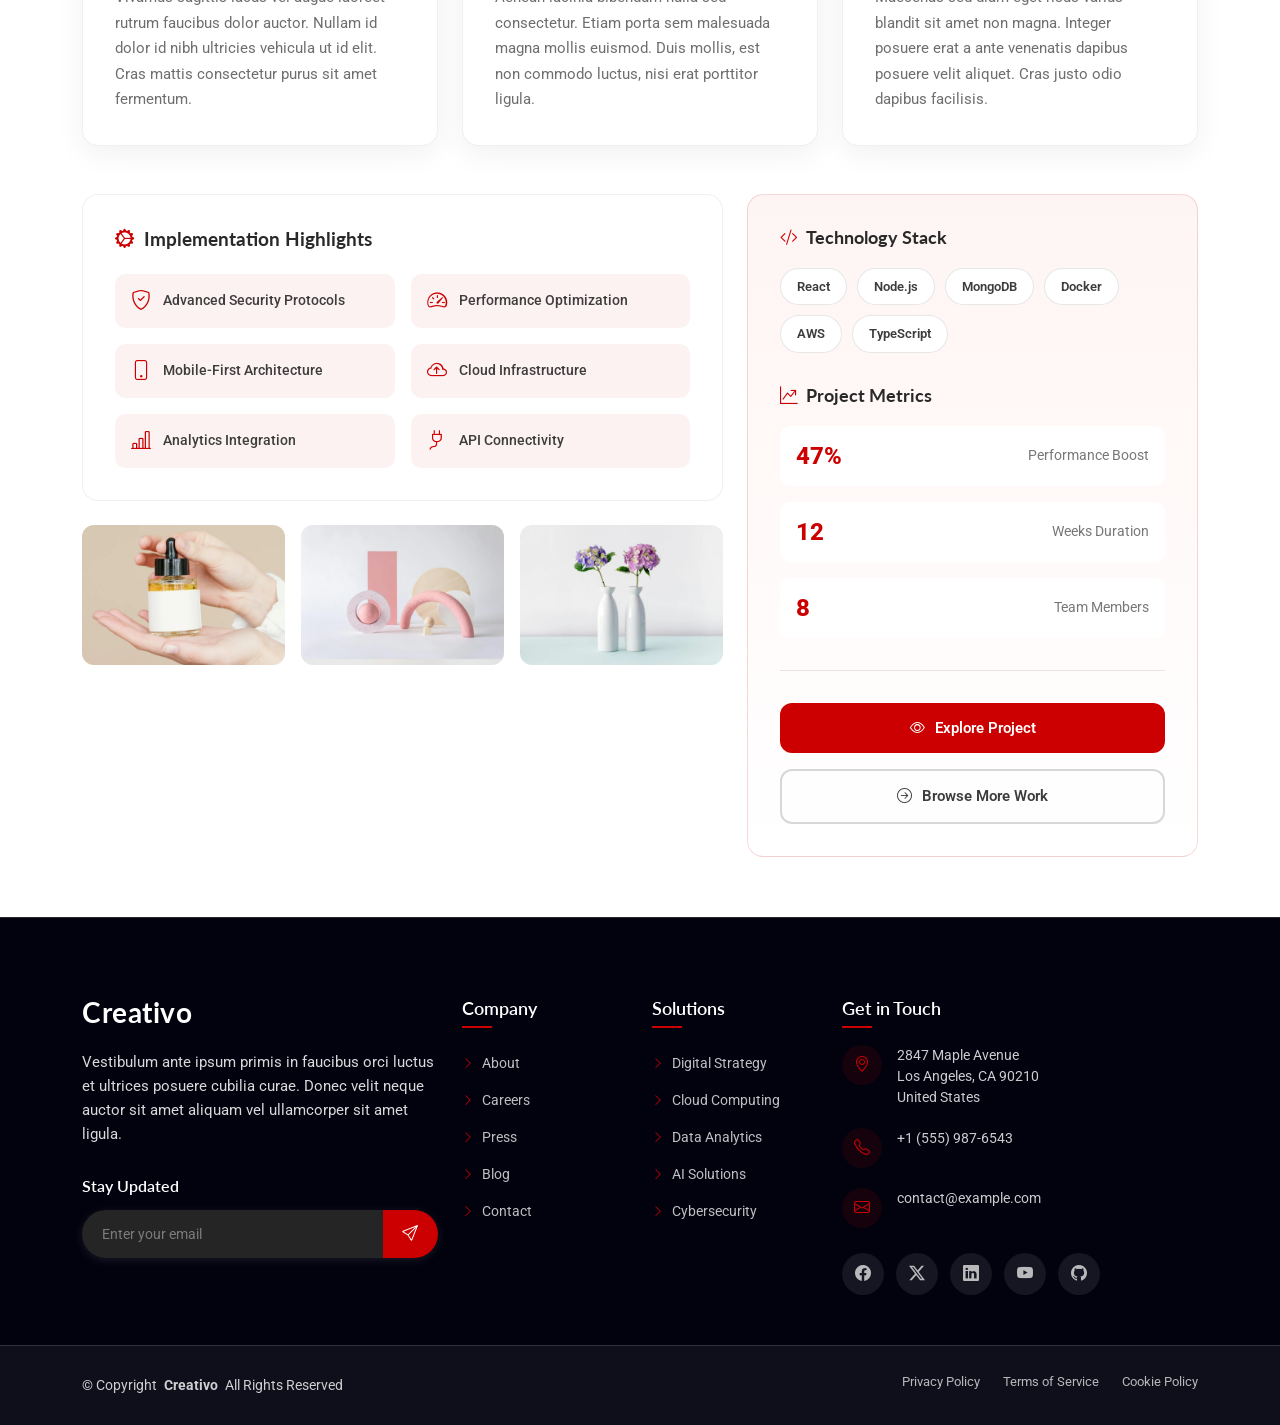
<file: portfolio-details.html>
<!DOCTYPE html>
<html lang="en">

<head>
  <meta charset="utf-8">
  <meta content="width=device-width, initial-scale=1.0" name="viewport">
  <title>Portfolio Details - Creativo Bootstrap Template</title>
  <meta name="description" content="">
  <meta name="keywords" content="">

  <!-- Favicons -->
  <link href="assets/img/favicon.png" rel="icon">
  <link href="assets/img/apple-touch-icon.png" rel="apple-touch-icon">

  <!-- Fonts -->
  <link href="https://fonts.googleapis.com" rel="preconnect">
  <link href="https://fonts.gstatic.com" rel="preconnect" crossorigin>
  <link href="https://fonts.googleapis.com/css2?family=Roboto:ital,wght@0,100;0,300;0,400;0,500;0,700;0,900;1,100;1,300;1,400;1,500;1,700;1,900&family=Lato:ital,wght@0,100;0,300;0,400;0,700;0,900;1,100;1,300;1,400;1,700;1,900&family=Poppins:ital,wght@0,100;0,200;0,300;0,400;0,500;0,600;0,700;0,800;0,900;1,100;1,200;1,300;1,400;1,500;1,600;1,700;1,800;1,900&display=swap" rel="stylesheet">

  <!-- Vendor CSS Files -->
  <link href="assets/vendor/bootstrap/css/bootstrap.min.css" rel="stylesheet">
  <link href="assets/vendor/bootstrap-icons/bootstrap-icons.css" rel="stylesheet">
  <link href="assets/vendor/aos/aos.css" rel="stylesheet">
  <link href="assets/vendor/glightbox/css/glightbox.min.css" rel="stylesheet">
  <link href="assets/vendor/swiper/swiper-bundle.min.css" rel="stylesheet">

  <!-- Main CSS File -->
  <link href="assets/css/main.css" rel="stylesheet">

  <!-- =======================================================
  * Template Name: Creativo
  * Template URL: https://bootstrapmade.com/creativo-bootstrap-creative-agency-template/
  * Updated: Mar 23 2026 with Bootstrap v5.3.8
  * Author: BootstrapMade.com
  * License: https://bootstrapmade.com/license/
  ======================================================== -->
</head>

<body class="portfolio-details-page">

  <header id="header" class="header d-flex align-items-center sticky-top">
    <div class="container position-relative d-flex align-items-center justify-content-between">

      <a href="index.html" class="logo d-flex align-items-center me-auto me-xl-0">
        <!-- Uncomment the line below if you also wish to use an image logo -->
        <!-- <img src="assets/img/logo.webp" alt=""> -->
        <h1 class="sitename">Creativo</h1>
      </a>

      <nav id="navmenu" class="navmenu">
        <ul>
          <li><a href="#hero">Home</a></li>
          <li><a href="#about">About</a></li>
          <li><a href="#services">Services</a></li>
          <li><a href="#portfolio">Portfolio</a></li>
          <li><a href="#team">Team</a></li>
          <li class="dropdown"><a href="#"><span>Dropdown</span> <i class="bi bi-chevron-down toggle-dropdown"></i></a>
            <ul>
              <li><a href="#">Dropdown 1</a></li>
              <li class="dropdown"><a href="#"><span>Deep Dropdown</span> <i class="bi bi-chevron-down toggle-dropdown"></i></a>
                <ul>
                  <li><a href="#">Deep Dropdown 1</a></li>
                  <li><a href="#">Deep Dropdown 2</a></li>
                  <li><a href="#">Deep Dropdown 3</a></li>
                  <li><a href="#">Deep Dropdown 4</a></li>
                  <li><a href="#">Deep Dropdown 5</a></li>
                </ul>
              </li>
              <li><a href="#">Dropdown 2</a></li>
              <li><a href="#">Dropdown 3</a></li>
              <li><a href="#">Dropdown 4</a></li>
            </ul>
          </li>
          <li><a href="#contact">Contact</a></li>
        </ul>
        <i class="mobile-nav-toggle d-xl-none bi bi-list"></i>
      </nav>

      <div class="header-social-links">
        <a href="#" class="twitter"><i class="bi bi-twitter-x"></i></a>
        <a href="#" class="facebook"><i class="bi bi-facebook"></i></a>
        <a href="#" class="instagram"><i class="bi bi-instagram"></i></a>
        <a href="#" class="linkedin"><i class="bi bi-linkedin"></i></a>
      </div>

    </div>
  </header>

  <main class="main">

    <!-- Page Title -->
    <div class="page-title">
      <div class="heading">
        <div class="container">
          <div class="row d-flex justify-content-center text-center">
            <div class="col-lg-8">
              <h1 class="heading-title">Portfolio Details</h1>
              <p class="mb-0">
                Odio et unde deleniti. Deserunt numquam exercitationem. Officiis quo
                odio sint voluptas consequatur ut a odio voluptatem. Sit dolorum
                debitis veritatis natus dolores. Quasi ratione sint. Sit quaerat
                ipsum dolorem.
              </p>
            </div>
          </div>
        </div>
      </div>
      <nav class="breadcrumbs">
        <div class="container">
          <ol>
            <li><a href="index.html">Home</a></li>
            <li class="current">Portfolio Details</li>
          </ol>
        </div>
      </nav>
    </div><!-- End Page Title -->

    <!-- Portfolio Details Section -->
    <section id="portfolio-details" class="portfolio-details section">

      <div class="container" data-aos="fade-up" data-aos-delay="100">

        <div class="project-header" data-aos="fade-down" data-aos-delay="100">
          <div class="header-meta">
            <span class="category-tag">Web Development</span>
            <div class="project-info">
              <span><i class="bi bi-calendar3"></i> March 2024</span>
              <span><i class="bi bi-person-workspace"></i> TechVenture Labs</span>
            </div>
          </div>
          <h2 class="main-title">Dynamic E-Commerce Platform Redesign</h2>
          <p class="subtitle">Lorem ipsum dolor sit amet, consectetur adipiscing elit. Praesent commodo cursus magna, vel scelerisque nisl consectetur et. Donec id elit non mi porta gravida at eget metus.</p>
          <div class="project-link">
            <a href="#" target="_blank"><i class="bi bi-globe2"></i> liveprojectdemo.example.com</a>
          </div>
        </div>

        <div class="gallery-showcase" data-aos="zoom-in" data-aos-delay="200">
          <div class="showcase-slider swiper init-swiper">
            <script type="application/json" class="swiper-config">
              {
                "loop": true,
                "speed": 800,
                "autoplay": {
                  "delay": 5000
                },
                "effect": "fade",
                "fadeEffect": {
                  "crossFade": true
                },
                "slidesPerView": 1,
                "pagination": {
                  "el": ".swiper-pagination",
                  "type": "fraction"
                },
                "navigation": {
                  "nextEl": ".swiper-button-next",
                  "prevEl": ".swiper-button-prev"
                }
              }
            </script>
            <div class="swiper-wrapper">
              <div class="swiper-slide">
                <img src="assets/img/portfolio/portfolio-3.webp" alt="Project Screenshot" class="img-fluid">
              </div>
              <div class="swiper-slide">
                <img src="assets/img/portfolio/portfolio-9.webp" alt="Project Screenshot" class="img-fluid">
              </div>
              <div class="swiper-slide">
                <img src="assets/img/portfolio/portfolio-11.webp" alt="Project Screenshot" class="img-fluid">
              </div>
              <div class="swiper-slide">
                <img src="assets/img/portfolio/portfolio-2.webp" alt="Project Screenshot" class="img-fluid">
              </div>
            </div>
            <div class="swiper-pagination"></div>
            <div class="swiper-button-prev"></div>
            <div class="swiper-button-next"></div>
          </div>
        </div>

        <div class="row g-4 content-section">
          <div class="col-lg-4" data-aos="fade-up" data-aos-delay="100">
            <div class="info-card">
              <div class="card-icon">
                <i class="bi bi-lightbulb"></i>
              </div>
              <h3>Project Vision</h3>
              <p>Vivamus sagittis lacus vel augue laoreet rutrum faucibus dolor auctor. Nullam id dolor id nibh ultricies vehicula ut id elit. Cras mattis consectetur purus sit amet fermentum.</p>
            </div>
          </div>
          <div class="col-lg-4" data-aos="fade-up" data-aos-delay="200">
            <div class="info-card">
              <div class="card-icon">
                <i class="bi bi-puzzle"></i>
              </div>
              <h3>Core Challenges</h3>
              <p>Aenean lacinia bibendum nulla sed consectetur. Etiam porta sem malesuada magna mollis euismod. Duis mollis, est non commodo luctus, nisi erat porttitor ligula.</p>
            </div>
          </div>
          <div class="col-lg-4" data-aos="fade-up" data-aos-delay="300">
            <div class="info-card">
              <div class="card-icon">
                <i class="bi bi-rocket-takeoff"></i>
              </div>
              <h3>Final Outcome</h3>
              <p>Maecenas sed diam eget risus varius blandit sit amet non magna. Integer posuere erat a ante venenatis dapibus posuere velit aliquet. Cras justo odio dapibus facilisis.</p>
            </div>
          </div>
        </div>

        <div class="row g-4 details-row">
          <div class="col-lg-7" data-aos="fade-right" data-aos-delay="100">
            <div class="features-block">
              <h3><i class="bi bi-gear-wide-connected"></i> Implementation Highlights</h3>
              <div class="features-grid">
                <div class="feature-item">
                  <i class="bi bi-shield-check"></i>
                  <span>Advanced Security Protocols</span>
                </div>
                <div class="feature-item">
                  <i class="bi bi-speedometer2"></i>
                  <span>Performance Optimization</span>
                </div>
                <div class="feature-item">
                  <i class="bi bi-phone"></i>
                  <span>Mobile-First Architecture</span>
                </div>
                <div class="feature-item">
                  <i class="bi bi-cloud-arrow-up"></i>
                  <span>Cloud Infrastructure</span>
                </div>
                <div class="feature-item">
                  <i class="bi bi-bar-chart-line"></i>
                  <span>Analytics Integration</span>
                </div>
                <div class="feature-item">
                  <i class="bi bi-plug"></i>
                  <span>API Connectivity</span>
                </div>
              </div>
            </div>

            <div class="gallery-grid" data-aos="fade-up" data-aos-delay="200">
              <a href="assets/img/portfolio/portfolio-1.webp" class="glightbox gallery-item">
                <img src="assets/img/portfolio/portfolio-1.webp" alt="Gallery Image" class="img-fluid" loading="lazy">
                <div class="overlay"><i class="bi bi-zoom-in"></i></div>
              </a>
              <a href="assets/img/portfolio/portfolio-6.webp" class="glightbox gallery-item">
                <img src="assets/img/portfolio/portfolio-6.webp" alt="Gallery Image" class="img-fluid" loading="lazy">
                <div class="overlay"><i class="bi bi-zoom-in"></i></div>
              </a>
              <a href="assets/img/portfolio/portfolio-10.webp" class="glightbox gallery-item">
                <img src="assets/img/portfolio/portfolio-10.webp" alt="Gallery Image" class="img-fluid" loading="lazy">
                <div class="overlay"><i class="bi bi-zoom-in"></i></div>
              </a>
            </div>
          </div>

          <div class="col-lg-5" data-aos="fade-left" data-aos-delay="100">
            <div class="sidebar-content">
              <div class="tech-section">
                <h4><i class="bi bi-code-slash"></i> Technology Stack</h4>
                <div class="tech-tags">
                  <span>React</span>
                  <span>Node.js</span>
                  <span>MongoDB</span>
                  <span>Docker</span>
                  <span>AWS</span>
                  <span>TypeScript</span>
                </div>
              </div>

              <div class="stats-section">
                <h4><i class="bi bi-graph-up-arrow"></i> Project Metrics</h4>
                <div class="stats-list">
                  <div class="stat-item">
                    <span class="stat-value">47%</span>
                    <span class="stat-label">Performance Boost</span>
                  </div>
                  <div class="stat-item">
                    <span class="stat-value">12</span>
                    <span class="stat-label">Weeks Duration</span>
                  </div>
                  <div class="stat-item">
                    <span class="stat-value">8</span>
                    <span class="stat-label">Team Members</span>
                  </div>
                </div>
              </div>

              <div class="action-buttons">
                <a href="#" class="btn-primary-action"><i class="bi bi-eye"></i> Explore Project</a>
                <a href="#" class="btn-secondary-action"><i class="bi bi-arrow-right-circle"></i> Browse More Work</a>
              </div>
            </div>
          </div>
        </div>

      </div>

    </section><!-- /Portfolio Details Section -->

  </main>

  <footer id="footer" class="footer dark-background">

    <div class="container">
      <div class="row gy-5">

        <div class="col-lg-4">
          <div class="footer-content">
            <a href="index.html" class="logo d-flex align-items-center mb-4">
              <span class="sitename">Creativo</span>
            </a>
            <p class="mb-4">Vestibulum ante ipsum primis in faucibus orci luctus et ultrices posuere cubilia curae. Donec velit neque auctor sit amet aliquam vel ullamcorper sit amet ligula.</p>

            <div class="newsletter-form">
              <h5>Stay Updated</h5>
              <form action="forms/newsletter.php" method="post" class="php-email-form">
                <div class="input-group">
                  <input type="email" name="email" class="form-control" placeholder="Enter your email" required="">
                  <button type="submit" class="btn-subscribe">
                    <i class="bi bi-send"></i>
                  </button>
                </div>
                <div class="loading">Loading</div>
                <div class="error-message"></div>
                <div class="sent-message">Thank you for subscribing!</div>
              </form>
            </div>
          </div>
        </div>

        <div class="col-lg-2 col-6">
          <div class="footer-links">
            <h4>Company</h4>
            <ul>
              <li><a href="#"><i class="bi bi-chevron-right"></i> About</a></li>
              <li><a href="#"><i class="bi bi-chevron-right"></i> Careers</a></li>
              <li><a href="#"><i class="bi bi-chevron-right"></i> Press</a></li>
              <li><a href="#"><i class="bi bi-chevron-right"></i> Blog</a></li>
              <li><a href="#"><i class="bi bi-chevron-right"></i> Contact</a></li>
            </ul>
          </div>
        </div>

        <div class="col-lg-2 col-6">
          <div class="footer-links">
            <h4>Solutions</h4>
            <ul>
              <li><a href="#"><i class="bi bi-chevron-right"></i> Digital Strategy</a></li>
              <li><a href="#"><i class="bi bi-chevron-right"></i> Cloud Computing</a></li>
              <li><a href="#"><i class="bi bi-chevron-right"></i> Data Analytics</a></li>
              <li><a href="#"><i class="bi bi-chevron-right"></i> AI Solutions</a></li>
              <li><a href="#"><i class="bi bi-chevron-right"></i> Cybersecurity</a></li>
            </ul>
          </div>
        </div>

        <div class="col-lg-4">
          <div class="footer-contact">
            <h4>Get in Touch</h4>
            <div class="contact-item">
              <div class="contact-icon">
                <i class="bi bi-geo-alt"></i>
              </div>
              <div class="contact-info">
                <p>2847 Maple Avenue<br>Los Angeles, CA 90210<br>United States</p>
              </div>
            </div>

            <div class="contact-item">
              <div class="contact-icon">
                <i class="bi bi-telephone"></i>
              </div>
              <div class="contact-info">
                <p>+1 (555) 987-6543</p>
              </div>
            </div>

            <div class="contact-item">
              <div class="contact-icon">
                <i class="bi bi-envelope"></i>
              </div>
              <div class="contact-info">
                <p>contact@example.com</p>
              </div>
            </div>

            <div class="social-links">
              <a href="#"><i class="bi bi-facebook"></i></a>
              <a href="#"><i class="bi bi-twitter-x"></i></a>
              <a href="#"><i class="bi bi-linkedin"></i></a>
              <a href="#"><i class="bi bi-youtube"></i></a>
              <a href="#"><i class="bi bi-github"></i></a>
            </div>
          </div>
        </div>

      </div>
    </div>

    <div class="footer-bottom">
      <div class="container">
        <div class="row align-items-center">
          <div class="col-lg-6">
            <div class="copyright">
              <p>© <span>Copyright</span> <strong class="px-1 sitename">Creativo</strong> <span>All Rights Reserved</span></p>
            </div>
          </div>
          <div class="col-lg-6">
            <div class="footer-bottom-links">
              <a href="#">Privacy Policy</a>
              <a href="#">Terms of Service</a>
              <a href="#">Cookie Policy</a>
            </div>
          </div>
        </div>
      </div>
    </div>

  </footer>

  <!-- Scroll Top -->
  <a href="#" id="scroll-top" class="scroll-top d-flex align-items-center justify-content-center"><i class="bi bi-arrow-up-short"></i></a>

  <!-- Preloader -->
  <div id="preloader"></div>

  <!-- Vendor JS Files -->
  <script src="assets/vendor/bootstrap/js/bootstrap.bundle.min.js"></script>
  <script src="assets/vendor/php-email-form/validate.js"></script>
  <script src="assets/vendor/aos/aos.js"></script>
  <script src="assets/vendor/purecounter/purecounter_vanilla.js"></script>
  <script src="assets/vendor/imagesloaded/imagesloaded.pkgd.min.js"></script>
  <script src="assets/vendor/isotope-layout/isotope.pkgd.min.js"></script>
  <script src="assets/vendor/glightbox/js/glightbox.min.js"></script>
  <script src="assets/vendor/swiper/swiper-bundle.min.js"></script>

  <!-- Main JS File -->
  <script src="assets/js/main.js"></script>

</body>

</html>
</file>
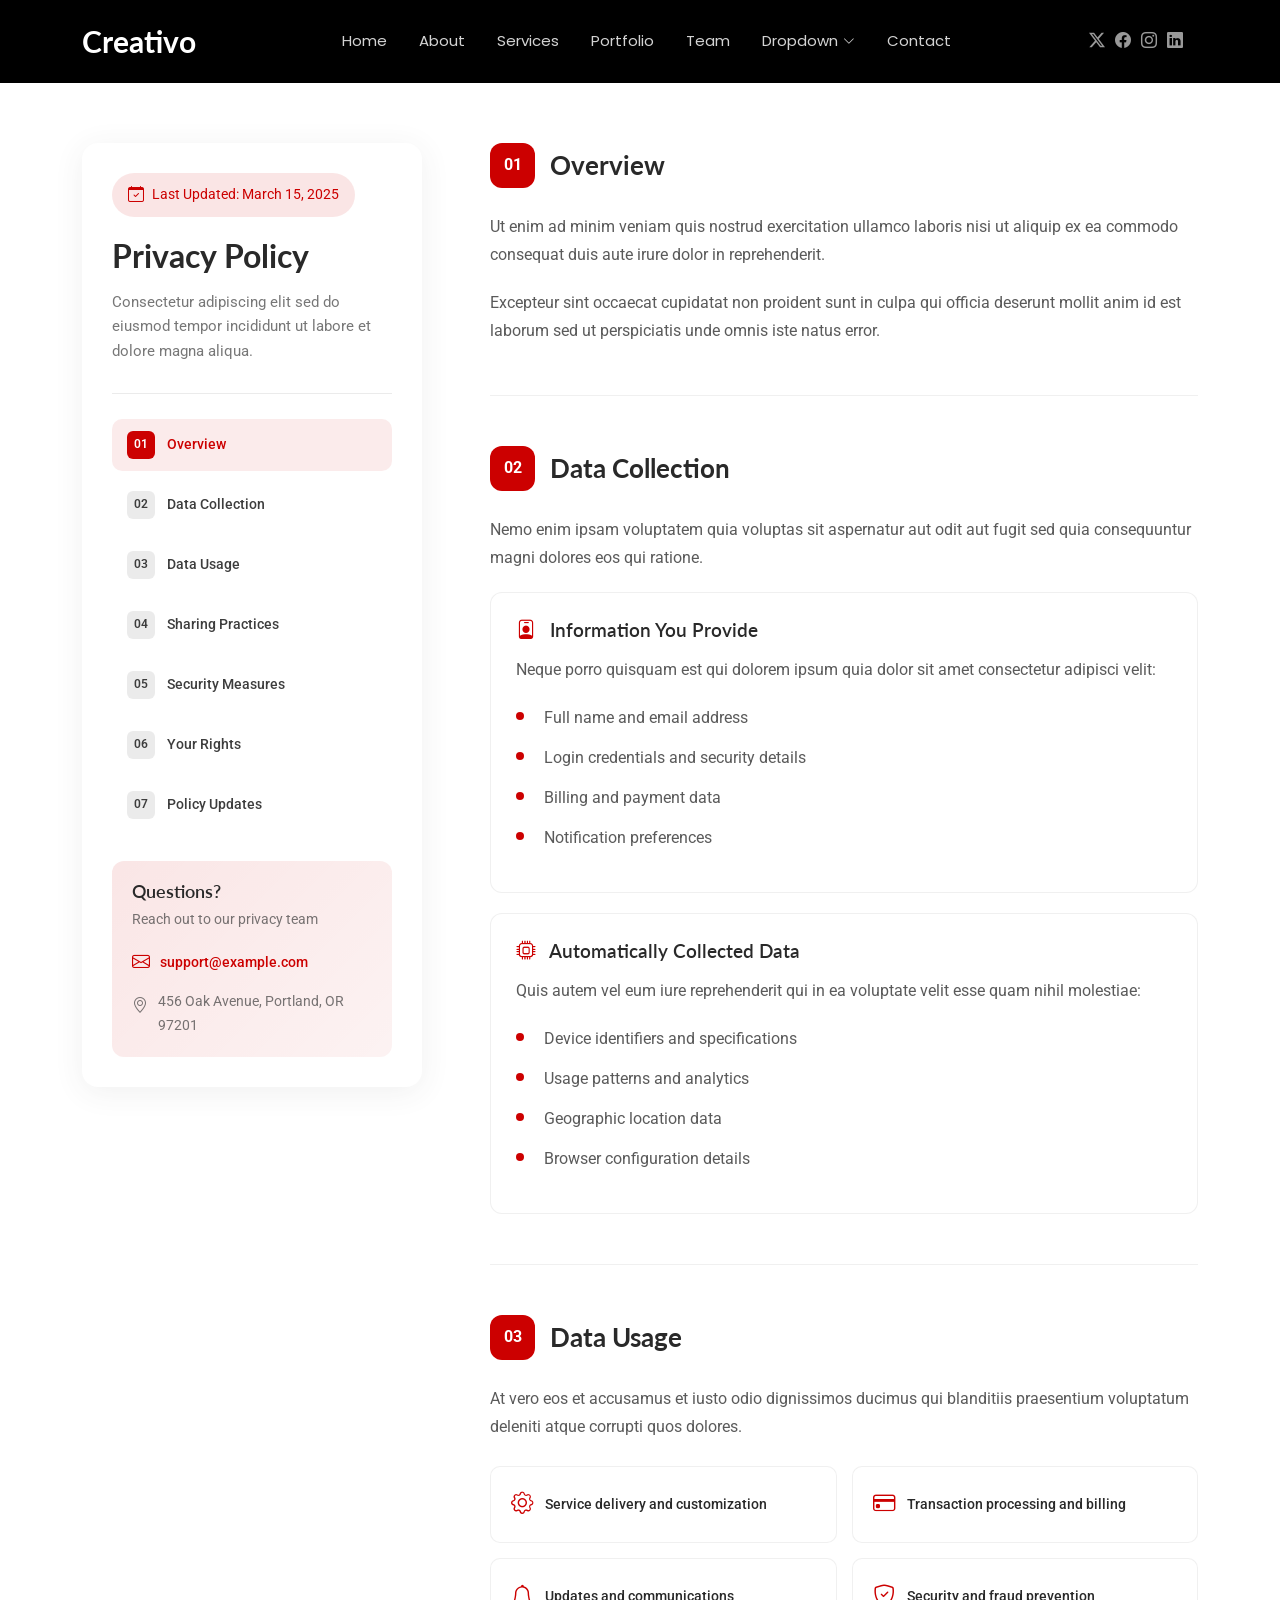
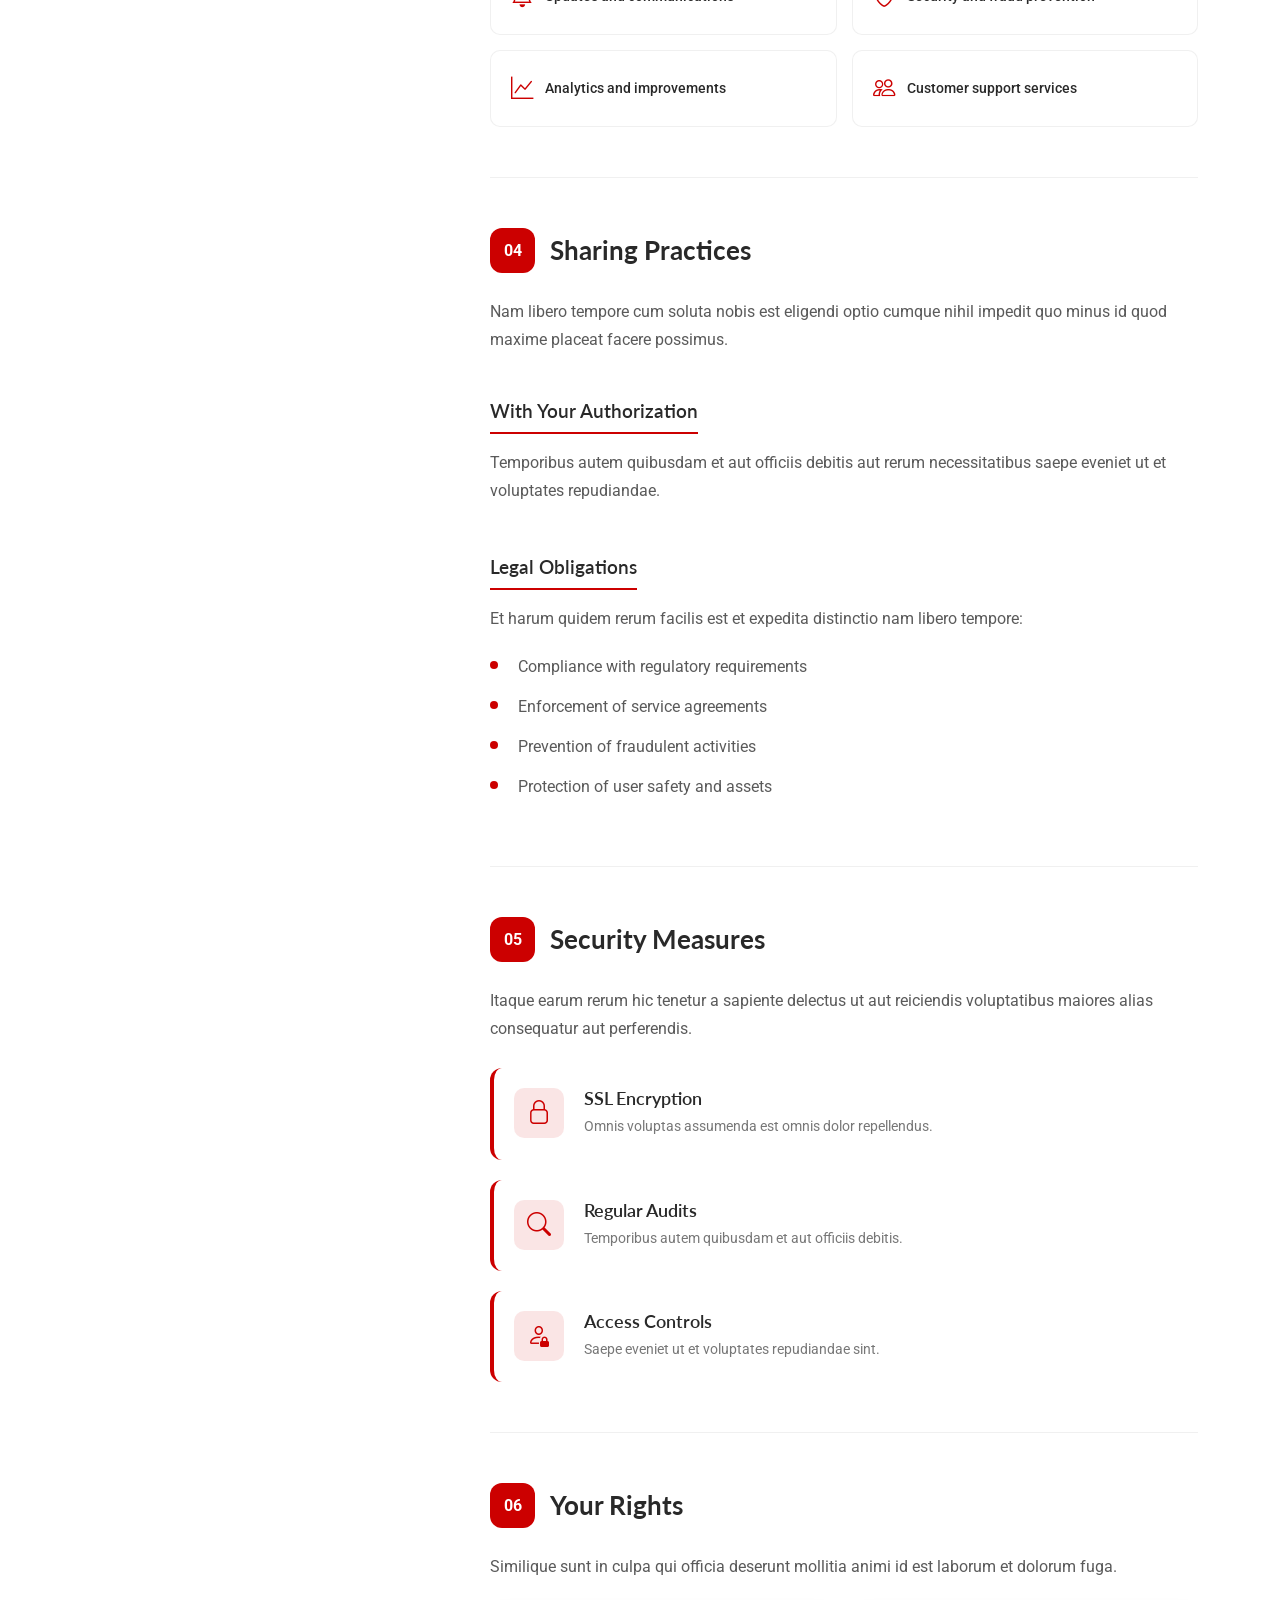
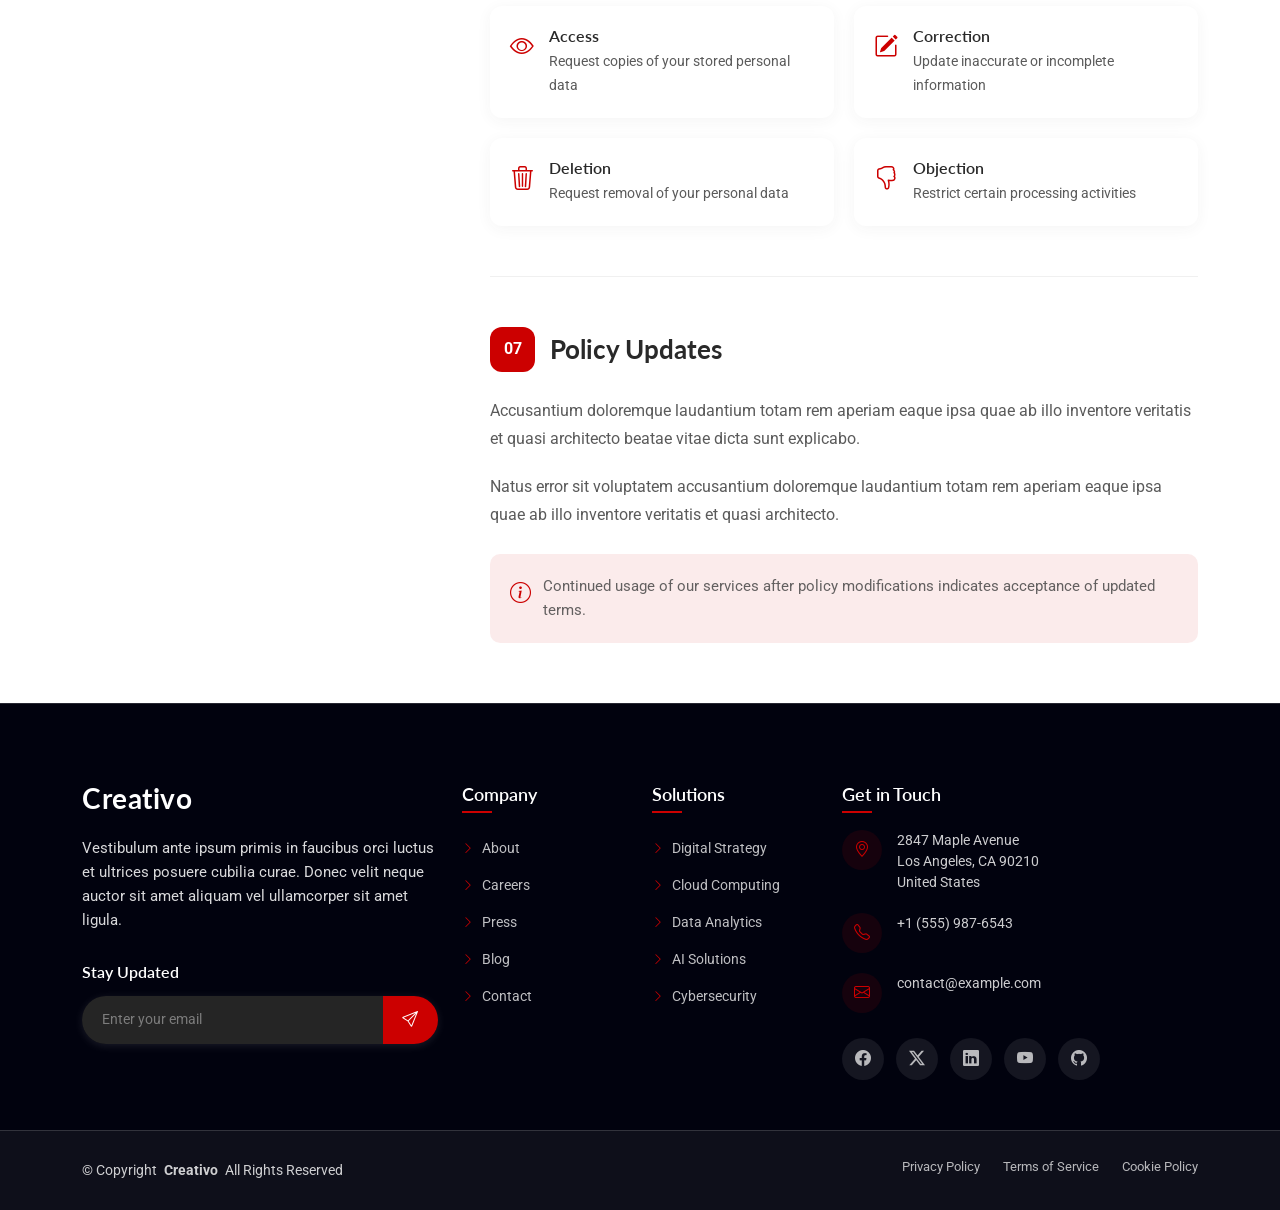
<file: privacy.html>
<!DOCTYPE html>
<html lang="en">

<head>
  <meta charset="utf-8">
  <meta content="width=device-width, initial-scale=1.0" name="viewport">
  <title>Privacy - Creativo Bootstrap Template</title>
  <meta name="description" content="">
  <meta name="keywords" content="">

  <!-- Favicons -->
  <link href="assets/img/favicon.png" rel="icon">
  <link href="assets/img/apple-touch-icon.png" rel="apple-touch-icon">

  <!-- Fonts -->
  <link href="https://fonts.googleapis.com" rel="preconnect">
  <link href="https://fonts.gstatic.com" rel="preconnect" crossorigin>
  <link href="https://fonts.googleapis.com/css2?family=Roboto:ital,wght@0,100;0,300;0,400;0,500;0,700;0,900;1,100;1,300;1,400;1,500;1,700;1,900&family=Lato:ital,wght@0,100;0,300;0,400;0,700;0,900;1,100;1,300;1,400;1,700;1,900&family=Poppins:ital,wght@0,100;0,200;0,300;0,400;0,500;0,600;0,700;0,800;0,900;1,100;1,200;1,300;1,400;1,500;1,600;1,700;1,800;1,900&display=swap" rel="stylesheet">

  <!-- Vendor CSS Files -->
  <link href="assets/vendor/bootstrap/css/bootstrap.min.css" rel="stylesheet">
  <link href="assets/vendor/bootstrap-icons/bootstrap-icons.css" rel="stylesheet">
  <link href="assets/vendor/aos/aos.css" rel="stylesheet">
  <link href="assets/vendor/glightbox/css/glightbox.min.css" rel="stylesheet">
  <link href="assets/vendor/swiper/swiper-bundle.min.css" rel="stylesheet">

  <!-- Main CSS File -->
  <link href="assets/css/main.css" rel="stylesheet">

  <!-- =======================================================
  * Template Name: Creativo
  * Template URL: https://bootstrapmade.com/creativo-bootstrap-creative-agency-template/
  * Updated: Mar 23 2026 with Bootstrap v5.3.8
  * Author: BootstrapMade.com
  * License: https://bootstrapmade.com/license/
  ======================================================== -->
</head>

<body class="privacy-page">

  <header id="header" class="header d-flex align-items-center sticky-top">
    <div class="container position-relative d-flex align-items-center justify-content-between">

      <a href="index.html" class="logo d-flex align-items-center me-auto me-xl-0">
        <!-- Uncomment the line below if you also wish to use an image logo -->
        <!-- <img src="assets/img/logo.webp" alt=""> -->
        <h1 class="sitename">Creativo</h1>
      </a>

      <nav id="navmenu" class="navmenu">
        <ul>
          <li><a href="#hero">Home</a></li>
          <li><a href="#about">About</a></li>
          <li><a href="#services">Services</a></li>
          <li><a href="#portfolio">Portfolio</a></li>
          <li><a href="#team">Team</a></li>
          <li class="dropdown"><a href="#"><span>Dropdown</span> <i class="bi bi-chevron-down toggle-dropdown"></i></a>
            <ul>
              <li><a href="#">Dropdown 1</a></li>
              <li class="dropdown"><a href="#"><span>Deep Dropdown</span> <i class="bi bi-chevron-down toggle-dropdown"></i></a>
                <ul>
                  <li><a href="#">Deep Dropdown 1</a></li>
                  <li><a href="#">Deep Dropdown 2</a></li>
                  <li><a href="#">Deep Dropdown 3</a></li>
                  <li><a href="#">Deep Dropdown 4</a></li>
                  <li><a href="#">Deep Dropdown 5</a></li>
                </ul>
              </li>
              <li><a href="#">Dropdown 2</a></li>
              <li><a href="#">Dropdown 3</a></li>
              <li><a href="#">Dropdown 4</a></li>
            </ul>
          </li>
          <li><a href="#contact">Contact</a></li>
        </ul>
        <i class="mobile-nav-toggle d-xl-none bi bi-list"></i>
      </nav>

      <div class="header-social-links">
        <a href="#" class="twitter"><i class="bi bi-twitter-x"></i></a>
        <a href="#" class="facebook"><i class="bi bi-facebook"></i></a>
        <a href="#" class="instagram"><i class="bi bi-instagram"></i></a>
        <a href="#" class="linkedin"><i class="bi bi-linkedin"></i></a>
      </div>

    </div>
  </header>

  <main class="main">

    <!-- Privacy Section -->
    <section id="privacy" class="privacy section">

      <div class="container" data-aos="fade-up" data-aos-delay="100">

        <!-- Two Column Layout -->
        <div class="row g-5">

          <!-- Sidebar Navigation -->
          <div class="col-lg-4" data-aos="fade-right" data-aos-delay="150">
            <div class="policy-sidebar">
              <div class="effective-badge">
                <i class="bi bi-calendar-check"></i>
                <span>Last Updated: March 15, 2025</span>
              </div>
              <h1>Privacy Policy</h1>
              <p class="sidebar-intro">Consectetur adipiscing elit sed do eiusmod tempor incididunt ut labore et dolore magna aliqua.</p>

              <nav class="policy-nav">
                <a href="#overview" class="nav-link active">
                  <span class="nav-number">01</span>
                  <span class="nav-text">Overview</span>
                </a>
                <a href="#data-collection" class="nav-link">
                  <span class="nav-number">02</span>
                  <span class="nav-text">Data Collection</span>
                </a>
                <a href="#usage" class="nav-link">
                  <span class="nav-number">03</span>
                  <span class="nav-text">Data Usage</span>
                </a>
                <a href="#sharing" class="nav-link">
                  <span class="nav-number">04</span>
                  <span class="nav-text">Sharing Practices</span>
                </a>
                <a href="#security" class="nav-link">
                  <span class="nav-number">05</span>
                  <span class="nav-text">Security Measures</span>
                </a>
                <a href="#rights" class="nav-link">
                  <span class="nav-number">06</span>
                  <span class="nav-text">Your Rights</span>
                </a>
                <a href="#updates" class="nav-link">
                  <span class="nav-number">07</span>
                  <span class="nav-text">Policy Updates</span>
                </a>
              </nav>

              <div class="contact-card">
                <h4>Questions?</h4>
                <p>Reach out to our privacy team</p>
                <a href="mailto:support@example.com" class="contact-email">
                  <i class="bi bi-envelope"></i>
                  support@example.com
                </a>
                <div class="contact-address">
                  <i class="bi bi-geo-alt"></i>
                  <span>456 Oak Avenue, Portland, OR 97201</span>
                </div>
              </div>
            </div>
          </div><!-- End Sidebar -->

          <!-- Main Content -->
          <div class="col-lg-8" data-aos="fade-left" data-aos-delay="200">
            <div class="policy-content">

              <!-- Overview Section -->
              <article id="overview" class="policy-section">
                <div class="section-header">
                  <span class="section-number">01</span>
                  <h2>Overview</h2>
                </div>
                <div class="section-body">
                  <p>Ut enim ad minim veniam quis nostrud exercitation ullamco laboris nisi ut aliquip ex ea commodo consequat duis aute irure dolor in reprehenderit.</p>
                  <p>Excepteur sint occaecat cupidatat non proident sunt in culpa qui officia deserunt mollit anim id est laborum sed ut perspiciatis unde omnis iste natus error.</p>
                </div>
              </article><!-- End Overview Section -->

              <!-- Data Collection Section -->
              <article id="data-collection" class="policy-section">
                <div class="section-header">
                  <span class="section-number">02</span>
                  <h2>Data Collection</h2>
                </div>
                <div class="section-body">
                  <p>Nemo enim ipsam voluptatem quia voluptas sit aspernatur aut odit aut fugit sed quia consequuntur magni dolores eos qui ratione.</p>

                  <div class="info-card">
                    <h3><i class="bi bi-person-badge"></i> Information You Provide</h3>
                    <p>Neque porro quisquam est qui dolorem ipsum quia dolor sit amet consectetur adipisci velit:</p>
                    <ul>
                      <li>Full name and email address</li>
                      <li>Login credentials and security details</li>
                      <li>Billing and payment data</li>
                      <li>Notification preferences</li>
                    </ul>
                  </div>

                  <div class="info-card">
                    <h3><i class="bi bi-cpu"></i> Automatically Collected Data</h3>
                    <p>Quis autem vel eum iure reprehenderit qui in ea voluptate velit esse quam nihil molestiae:</p>
                    <ul>
                      <li>Device identifiers and specifications</li>
                      <li>Usage patterns and analytics</li>
                      <li>Geographic location data</li>
                      <li>Browser configuration details</li>
                    </ul>
                  </div>
                </div>
              </article><!-- End Data Collection Section -->

              <!-- Data Usage Section -->
              <article id="usage" class="policy-section">
                <div class="section-header">
                  <span class="section-number">03</span>
                  <h2>Data Usage</h2>
                </div>
                <div class="section-body">
                  <p>At vero eos et accusamus et iusto odio dignissimos ducimus qui blanditiis praesentium voluptatum deleniti atque corrupti quos dolores.</p>

                  <div class="usage-grid">
                    <div class="usage-item">
                      <i class="bi bi-gear"></i>
                      <span>Service delivery and customization</span>
                    </div>
                    <div class="usage-item">
                      <i class="bi bi-credit-card"></i>
                      <span>Transaction processing and billing</span>
                    </div>
                    <div class="usage-item">
                      <i class="bi bi-bell"></i>
                      <span>Updates and communications</span>
                    </div>
                    <div class="usage-item">
                      <i class="bi bi-shield-check"></i>
                      <span>Security and fraud prevention</span>
                    </div>
                    <div class="usage-item">
                      <i class="bi bi-graph-up"></i>
                      <span>Analytics and improvements</span>
                    </div>
                    <div class="usage-item">
                      <i class="bi bi-people"></i>
                      <span>Customer support services</span>
                    </div>
                  </div>
                </div>
              </article><!-- End Data Usage Section -->

              <!-- Sharing Section -->
              <article id="sharing" class="policy-section">
                <div class="section-header">
                  <span class="section-number">04</span>
                  <h2>Sharing Practices</h2>
                </div>
                <div class="section-body">
                  <p>Nam libero tempore cum soluta nobis est eligendi optio cumque nihil impedit quo minus id quod maxime placeat facere possimus.</p>

                  <div class="sharing-item">
                    <h3>With Your Authorization</h3>
                    <p>Temporibus autem quibusdam et aut officiis debitis aut rerum necessitatibus saepe eveniet ut et voluptates repudiandae.</p>
                  </div>

                  <div class="sharing-item">
                    <h3>Legal Obligations</h3>
                    <p>Et harum quidem rerum facilis est et expedita distinctio nam libero tempore:</p>
                    <ul>
                      <li>Compliance with regulatory requirements</li>
                      <li>Enforcement of service agreements</li>
                      <li>Prevention of fraudulent activities</li>
                      <li>Protection of user safety and assets</li>
                    </ul>
                  </div>
                </div>
              </article><!-- End Sharing Section -->

              <!-- Security Section -->
              <article id="security" class="policy-section">
                <div class="section-header">
                  <span class="section-number">05</span>
                  <h2>Security Measures</h2>
                </div>
                <div class="section-body">
                  <p>Itaque earum rerum hic tenetur a sapiente delectus ut aut reiciendis voluptatibus maiores alias consequatur aut perferendis.</p>

                  <div class="security-features">
                    <div class="feature">
                      <div class="feature-icon">
                        <i class="bi bi-lock"></i>
                      </div>
                      <div class="feature-content">
                        <h4>SSL Encryption</h4>
                        <p>Omnis voluptas assumenda est omnis dolor repellendus.</p>
                      </div>
                    </div>
                    <div class="feature">
                      <div class="feature-icon">
                        <i class="bi bi-search"></i>
                      </div>
                      <div class="feature-content">
                        <h4>Regular Audits</h4>
                        <p>Temporibus autem quibusdam et aut officiis debitis.</p>
                      </div>
                    </div>
                    <div class="feature">
                      <div class="feature-icon">
                        <i class="bi bi-person-lock"></i>
                      </div>
                      <div class="feature-content">
                        <h4>Access Controls</h4>
                        <p>Saepe eveniet ut et voluptates repudiandae sint.</p>
                      </div>
                    </div>
                  </div>
                </div>
              </article><!-- End Security Section -->

              <!-- Rights Section -->
              <article id="rights" class="policy-section">
                <div class="section-header">
                  <span class="section-number">06</span>
                  <h2>Your Rights</h2>
                </div>
                <div class="section-body">
                  <p>Similique sunt in culpa qui officia deserunt mollitia animi id est laborum et dolorum fuga.</p>

                  <div class="rights-list">
                    <div class="right-item">
                      <i class="bi bi-eye"></i>
                      <div>
                        <h4>Access</h4>
                        <p>Request copies of your stored personal data</p>
                      </div>
                    </div>
                    <div class="right-item">
                      <i class="bi bi-pencil-square"></i>
                      <div>
                        <h4>Correction</h4>
                        <p>Update inaccurate or incomplete information</p>
                      </div>
                    </div>
                    <div class="right-item">
                      <i class="bi bi-trash3"></i>
                      <div>
                        <h4>Deletion</h4>
                        <p>Request removal of your personal data</p>
                      </div>
                    </div>
                    <div class="right-item">
                      <i class="bi bi-hand-thumbs-down"></i>
                      <div>
                        <h4>Objection</h4>
                        <p>Restrict certain processing activities</p>
                      </div>
                    </div>
                  </div>
                </div>
              </article><!-- End Rights Section -->

              <!-- Updates Section -->
              <article id="updates" class="policy-section">
                <div class="section-header">
                  <span class="section-number">07</span>
                  <h2>Policy Updates</h2>
                </div>
                <div class="section-body">
                  <p>Accusantium doloremque laudantium totam rem aperiam eaque ipsa quae ab illo inventore veritatis et quasi architecto beatae vitae dicta sunt explicabo.</p>
                  <p>Natus error sit voluptatem accusantium doloremque laudantium totam rem aperiam eaque ipsa quae ab illo inventore veritatis et quasi architecto.</p>

                  <div class="update-notice">
                    <i class="bi bi-info-circle"></i>
                    <span>Continued usage of our services after policy modifications indicates acceptance of updated terms.</span>
                  </div>
                </div>
              </article><!-- End Updates Section -->

            </div>
          </div><!-- End Main Content -->

        </div>

      </div>

    </section><!-- /Privacy Section -->

  </main>

  <footer id="footer" class="footer dark-background">

    <div class="container">
      <div class="row gy-5">

        <div class="col-lg-4">
          <div class="footer-content">
            <a href="index.html" class="logo d-flex align-items-center mb-4">
              <span class="sitename">Creativo</span>
            </a>
            <p class="mb-4">Vestibulum ante ipsum primis in faucibus orci luctus et ultrices posuere cubilia curae. Donec velit neque auctor sit amet aliquam vel ullamcorper sit amet ligula.</p>

            <div class="newsletter-form">
              <h5>Stay Updated</h5>
              <form action="forms/newsletter.php" method="post" class="php-email-form">
                <div class="input-group">
                  <input type="email" name="email" class="form-control" placeholder="Enter your email" required="">
                  <button type="submit" class="btn-subscribe">
                    <i class="bi bi-send"></i>
                  </button>
                </div>
                <div class="loading">Loading</div>
                <div class="error-message"></div>
                <div class="sent-message">Thank you for subscribing!</div>
              </form>
            </div>
          </div>
        </div>

        <div class="col-lg-2 col-6">
          <div class="footer-links">
            <h4>Company</h4>
            <ul>
              <li><a href="#"><i class="bi bi-chevron-right"></i> About</a></li>
              <li><a href="#"><i class="bi bi-chevron-right"></i> Careers</a></li>
              <li><a href="#"><i class="bi bi-chevron-right"></i> Press</a></li>
              <li><a href="#"><i class="bi bi-chevron-right"></i> Blog</a></li>
              <li><a href="#"><i class="bi bi-chevron-right"></i> Contact</a></li>
            </ul>
          </div>
        </div>

        <div class="col-lg-2 col-6">
          <div class="footer-links">
            <h4>Solutions</h4>
            <ul>
              <li><a href="#"><i class="bi bi-chevron-right"></i> Digital Strategy</a></li>
              <li><a href="#"><i class="bi bi-chevron-right"></i> Cloud Computing</a></li>
              <li><a href="#"><i class="bi bi-chevron-right"></i> Data Analytics</a></li>
              <li><a href="#"><i class="bi bi-chevron-right"></i> AI Solutions</a></li>
              <li><a href="#"><i class="bi bi-chevron-right"></i> Cybersecurity</a></li>
            </ul>
          </div>
        </div>

        <div class="col-lg-4">
          <div class="footer-contact">
            <h4>Get in Touch</h4>
            <div class="contact-item">
              <div class="contact-icon">
                <i class="bi bi-geo-alt"></i>
              </div>
              <div class="contact-info">
                <p>2847 Maple Avenue<br>Los Angeles, CA 90210<br>United States</p>
              </div>
            </div>

            <div class="contact-item">
              <div class="contact-icon">
                <i class="bi bi-telephone"></i>
              </div>
              <div class="contact-info">
                <p>+1 (555) 987-6543</p>
              </div>
            </div>

            <div class="contact-item">
              <div class="contact-icon">
                <i class="bi bi-envelope"></i>
              </div>
              <div class="contact-info">
                <p>contact@example.com</p>
              </div>
            </div>

            <div class="social-links">
              <a href="#"><i class="bi bi-facebook"></i></a>
              <a href="#"><i class="bi bi-twitter-x"></i></a>
              <a href="#"><i class="bi bi-linkedin"></i></a>
              <a href="#"><i class="bi bi-youtube"></i></a>
              <a href="#"><i class="bi bi-github"></i></a>
            </div>
          </div>
        </div>

      </div>
    </div>

    <div class="footer-bottom">
      <div class="container">
        <div class="row align-items-center">
          <div class="col-lg-6">
            <div class="copyright">
              <p>© <span>Copyright</span> <strong class="px-1 sitename">Creativo</strong> <span>All Rights Reserved</span></p>
            </div>
          </div>
          <div class="col-lg-6">
            <div class="footer-bottom-links">
              <a href="#">Privacy Policy</a>
              <a href="#">Terms of Service</a>
              <a href="#">Cookie Policy</a>
            </div>
          </div>
        </div>
      </div>
    </div>

  </footer>

  <!-- Scroll Top -->
  <a href="#" id="scroll-top" class="scroll-top d-flex align-items-center justify-content-center"><i class="bi bi-arrow-up-short"></i></a>

  <!-- Preloader -->
  <div id="preloader"></div>

  <!-- Vendor JS Files -->
  <script src="assets/vendor/bootstrap/js/bootstrap.bundle.min.js"></script>
  <script src="assets/vendor/php-email-form/validate.js"></script>
  <script src="assets/vendor/aos/aos.js"></script>
  <script src="assets/vendor/purecounter/purecounter_vanilla.js"></script>
  <script src="assets/vendor/imagesloaded/imagesloaded.pkgd.min.js"></script>
  <script src="assets/vendor/isotope-layout/isotope.pkgd.min.js"></script>
  <script src="assets/vendor/glightbox/js/glightbox.min.js"></script>
  <script src="assets/vendor/swiper/swiper-bundle.min.js"></script>

  <!-- Main JS File -->
  <script src="assets/js/main.js"></script>

</body>

</html>
</file>
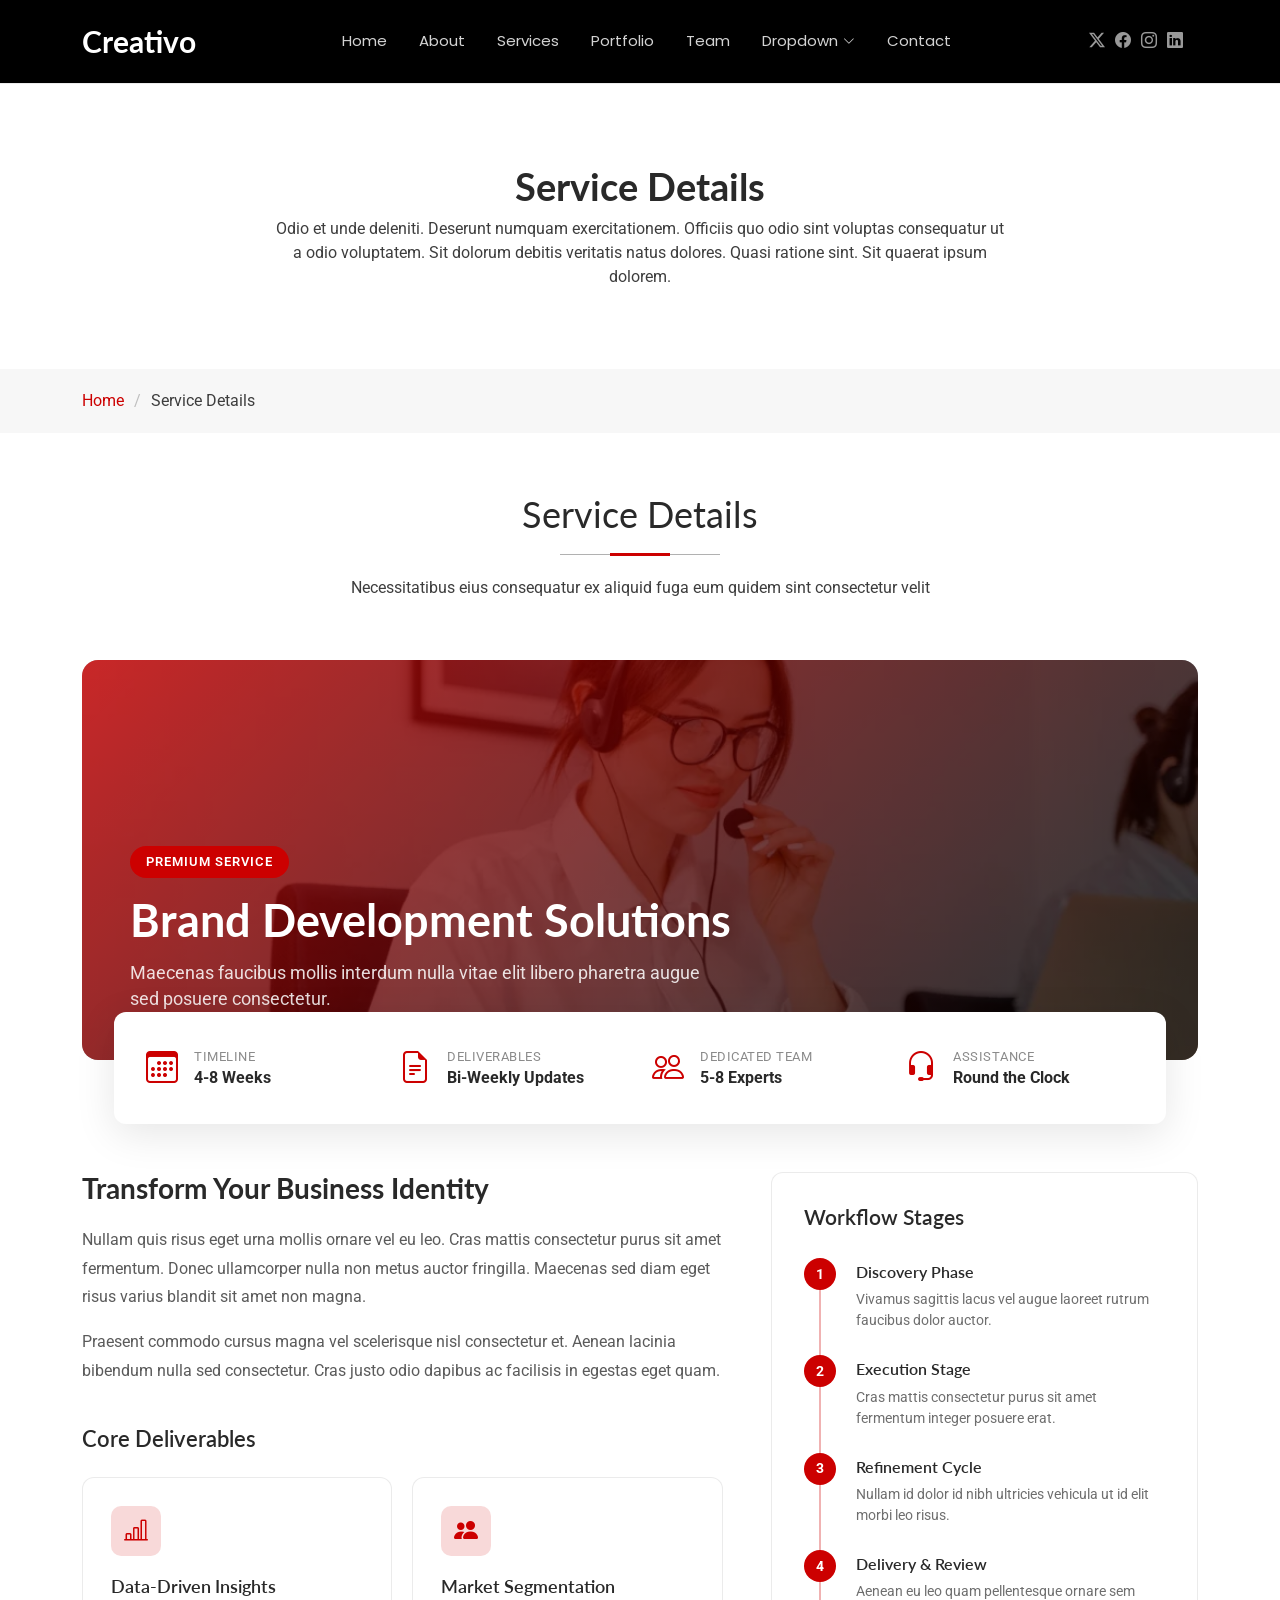
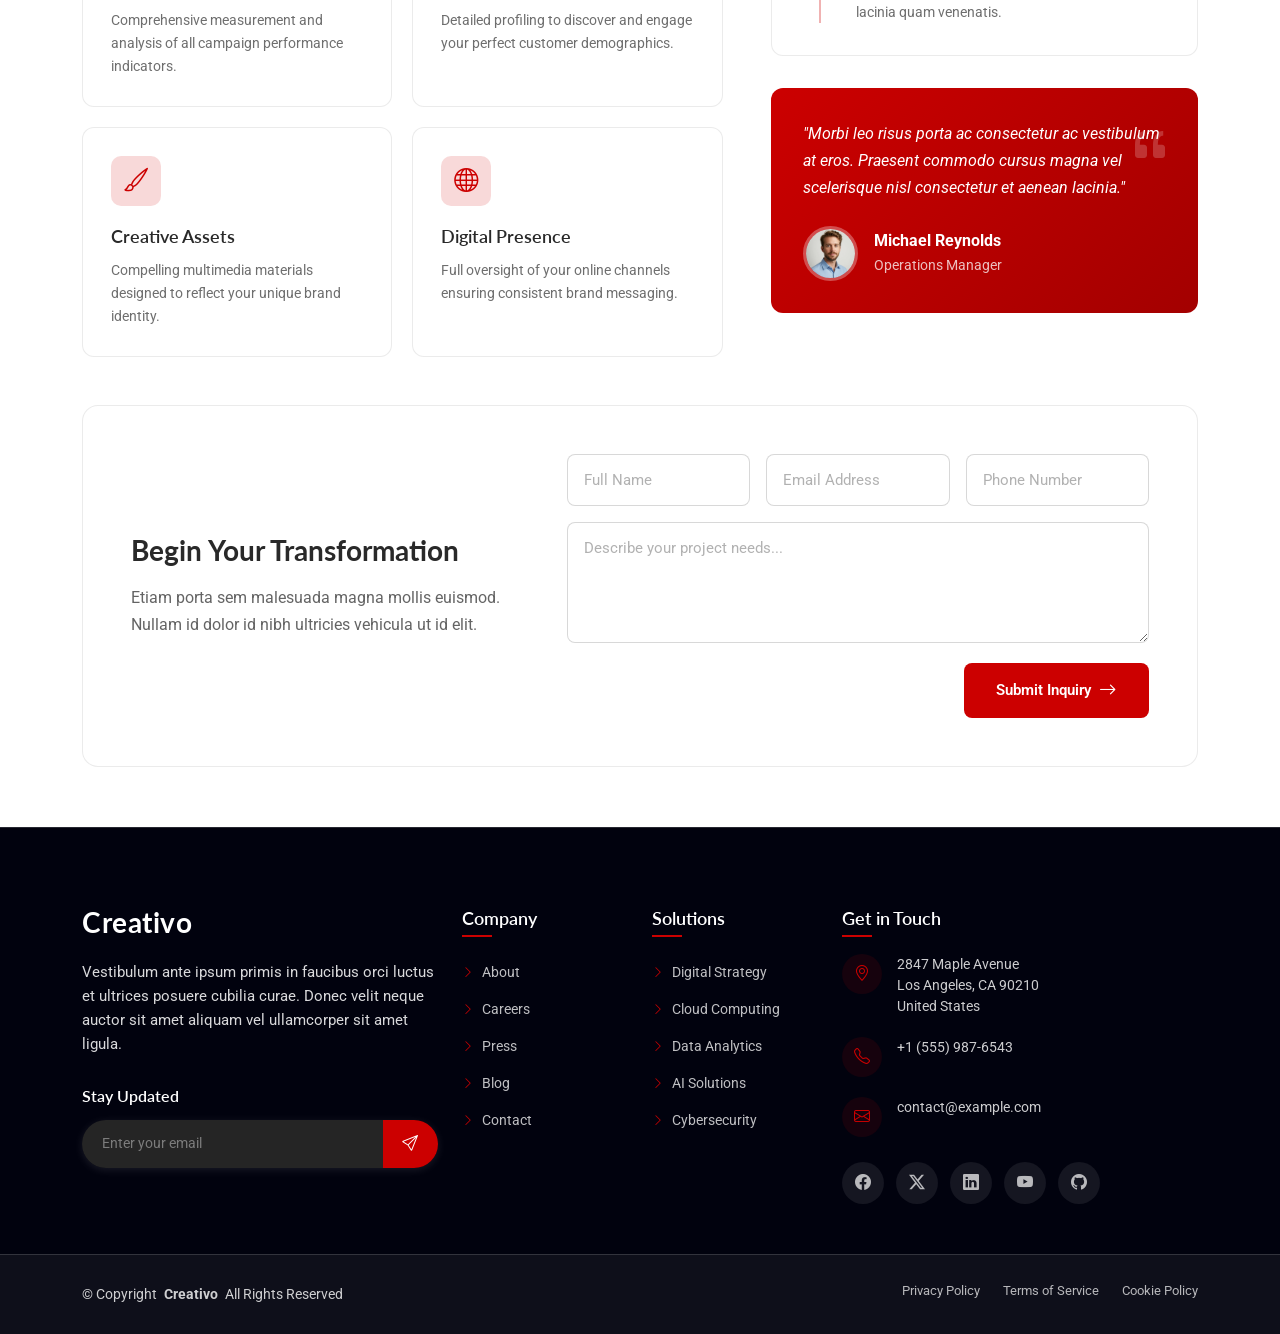
<file: service-details.html>
<!DOCTYPE html>
<html lang="en">

<head>
  <meta charset="utf-8">
  <meta content="width=device-width, initial-scale=1.0" name="viewport">
  <title>Service Details - Creativo Bootstrap Template</title>
  <meta name="description" content="">
  <meta name="keywords" content="">

  <!-- Favicons -->
  <link href="assets/img/favicon.png" rel="icon">
  <link href="assets/img/apple-touch-icon.png" rel="apple-touch-icon">

  <!-- Fonts -->
  <link href="https://fonts.googleapis.com" rel="preconnect">
  <link href="https://fonts.gstatic.com" rel="preconnect" crossorigin>
  <link href="https://fonts.googleapis.com/css2?family=Roboto:ital,wght@0,100;0,300;0,400;0,500;0,700;0,900;1,100;1,300;1,400;1,500;1,700;1,900&family=Lato:ital,wght@0,100;0,300;0,400;0,700;0,900;1,100;1,300;1,400;1,700;1,900&family=Poppins:ital,wght@0,100;0,200;0,300;0,400;0,500;0,600;0,700;0,800;0,900;1,100;1,200;1,300;1,400;1,500;1,600;1,700;1,800;1,900&display=swap" rel="stylesheet">

  <!-- Vendor CSS Files -->
  <link href="assets/vendor/bootstrap/css/bootstrap.min.css" rel="stylesheet">
  <link href="assets/vendor/bootstrap-icons/bootstrap-icons.css" rel="stylesheet">
  <link href="assets/vendor/aos/aos.css" rel="stylesheet">
  <link href="assets/vendor/glightbox/css/glightbox.min.css" rel="stylesheet">
  <link href="assets/vendor/swiper/swiper-bundle.min.css" rel="stylesheet">

  <!-- Main CSS File -->
  <link href="assets/css/main.css" rel="stylesheet">

  <!-- =======================================================
  * Template Name: Creativo
  * Template URL: https://bootstrapmade.com/creativo-bootstrap-creative-agency-template/
  * Updated: Mar 23 2026 with Bootstrap v5.3.8
  * Author: BootstrapMade.com
  * License: https://bootstrapmade.com/license/
  ======================================================== -->
</head>

<body class="service-details-page">

  <header id="header" class="header d-flex align-items-center sticky-top">
    <div class="container position-relative d-flex align-items-center justify-content-between">

      <a href="index.html" class="logo d-flex align-items-center me-auto me-xl-0">
        <!-- Uncomment the line below if you also wish to use an image logo -->
        <!-- <img src="assets/img/logo.webp" alt=""> -->
        <h1 class="sitename">Creativo</h1>
      </a>

      <nav id="navmenu" class="navmenu">
        <ul>
          <li><a href="#hero">Home</a></li>
          <li><a href="#about">About</a></li>
          <li><a href="#services">Services</a></li>
          <li><a href="#portfolio">Portfolio</a></li>
          <li><a href="#team">Team</a></li>
          <li class="dropdown"><a href="#"><span>Dropdown</span> <i class="bi bi-chevron-down toggle-dropdown"></i></a>
            <ul>
              <li><a href="#">Dropdown 1</a></li>
              <li class="dropdown"><a href="#"><span>Deep Dropdown</span> <i class="bi bi-chevron-down toggle-dropdown"></i></a>
                <ul>
                  <li><a href="#">Deep Dropdown 1</a></li>
                  <li><a href="#">Deep Dropdown 2</a></li>
                  <li><a href="#">Deep Dropdown 3</a></li>
                  <li><a href="#">Deep Dropdown 4</a></li>
                  <li><a href="#">Deep Dropdown 5</a></li>
                </ul>
              </li>
              <li><a href="#">Dropdown 2</a></li>
              <li><a href="#">Dropdown 3</a></li>
              <li><a href="#">Dropdown 4</a></li>
            </ul>
          </li>
          <li><a href="#contact">Contact</a></li>
        </ul>
        <i class="mobile-nav-toggle d-xl-none bi bi-list"></i>
      </nav>

      <div class="header-social-links">
        <a href="#" class="twitter"><i class="bi bi-twitter-x"></i></a>
        <a href="#" class="facebook"><i class="bi bi-facebook"></i></a>
        <a href="#" class="instagram"><i class="bi bi-instagram"></i></a>
        <a href="#" class="linkedin"><i class="bi bi-linkedin"></i></a>
      </div>

    </div>
  </header>

  <main class="main">

    <!-- Page Title -->
    <div class="page-title">
      <div class="heading">
        <div class="container">
          <div class="row d-flex justify-content-center text-center">
            <div class="col-lg-8">
              <h1 class="heading-title">Service Details</h1>
              <p class="mb-0">
                Odio et unde deleniti. Deserunt numquam exercitationem. Officiis quo
                odio sint voluptas consequatur ut a odio voluptatem. Sit dolorum
                debitis veritatis natus dolores. Quasi ratione sint. Sit quaerat
                ipsum dolorem.
              </p>
            </div>
          </div>
        </div>
      </div>
      <nav class="breadcrumbs">
        <div class="container">
          <ol>
            <li><a href="index.html">Home</a></li>
            <li class="current">Service Details</li>
          </ol>
        </div>
      </nav>
    </div><!-- End Page Title -->

    <!-- Service Details Section -->
    <section id="service-details" class="service-details section">

      <!-- Section Title -->
      <div class="container section-title" data-aos="fade-up">
        <h2>Service Details</h2>
        <p>Necessitatibus eius consequatur ex aliquid fuga eum quidem sint consectetur velit</p>
      </div><!-- End Section Title -->

      <div class="container" data-aos="fade-up" data-aos-delay="100">

        <!-- Hero Banner -->
        <div class="service-hero" data-aos="zoom-in" data-aos-delay="150">
          <div class="hero-overlay"></div>
          <img src="assets/img/services/services-7.webp" alt="Brand Development Solutions" class="img-fluid">
          <div class="hero-content">
            <span class="service-badge">Premium Service</span>
            <h2>Brand Development Solutions</h2>
            <p>Maecenas faucibus mollis interdum nulla vitae elit libero pharetra augue sed posuere consectetur.</p>
          </div>
        </div>

        <!-- Quick Facts Strip -->
        <div class="facts-strip" data-aos="fade-up" data-aos-delay="200">
          <div class="fact-box">
            <i class="bi bi-calendar3"></i>
            <div class="fact-info">
              <span class="label">Timeline</span>
              <strong>4-8 Weeks</strong>
            </div>
          </div>
          <div class="fact-box">
            <i class="bi bi-file-earmark-text"></i>
            <div class="fact-info">
              <span class="label">Deliverables</span>
              <strong>Bi-Weekly Updates</strong>
            </div>
          </div>
          <div class="fact-box">
            <i class="bi bi-people"></i>
            <div class="fact-info">
              <span class="label">Dedicated Team</span>
              <strong>5-8 Experts</strong>
            </div>
          </div>
          <div class="fact-box">
            <i class="bi bi-headset"></i>
            <div class="fact-info">
              <span class="label">Assistance</span>
              <strong>Round the Clock</strong>
            </div>
          </div>
        </div>

        <!-- Main Content Grid -->
        <div class="content-grid">

          <!-- Left Column -->
          <div class="main-column">

            <!-- Description Block -->
            <div class="description-block" data-aos="fade-up" data-aos-delay="100">
              <h3>Transform Your Business Identity</h3>
              <p>Nullam quis risus eget urna mollis ornare vel eu leo. Cras mattis consectetur purus sit amet fermentum. Donec ullamcorper nulla non metus auctor fringilla. Maecenas sed diam eget risus varius blandit sit amet non magna.</p>
              <p>Praesent commodo cursus magna vel scelerisque nisl consectetur et. Aenean lacinia bibendum nulla sed consectetur. Cras justo odio dapibus ac facilisis in egestas eget quam.</p>
            </div>

            <!-- Features Cards -->
            <div class="features-grid" data-aos="fade-up" data-aos-delay="150">
              <h4>Core Deliverables</h4>
              <div class="features-wrapper">
                <div class="feature-card">
                  <div class="card-icon">
                    <i class="bi bi-bar-chart-line"></i>
                  </div>
                  <h5>Data-Driven Insights</h5>
                  <p>Comprehensive measurement and analysis of all campaign performance indicators.</p>
                </div>
                <div class="feature-card">
                  <div class="card-icon">
                    <i class="bi bi-people-fill"></i>
                  </div>
                  <h5>Market Segmentation</h5>
                  <p>Detailed profiling to discover and engage your perfect customer demographics.</p>
                </div>
                <div class="feature-card">
                  <div class="card-icon">
                    <i class="bi bi-brush"></i>
                  </div>
                  <h5>Creative Assets</h5>
                  <p>Compelling multimedia materials designed to reflect your unique brand identity.</p>
                </div>
                <div class="feature-card">
                  <div class="card-icon">
                    <i class="bi bi-globe"></i>
                  </div>
                  <h5>Digital Presence</h5>
                  <p>Full oversight of your online channels ensuring consistent brand messaging.</p>
                </div>
              </div>
            </div>

          </div><!-- End Left Column -->

          <!-- Right Column -->
          <div class="side-column">

            <!-- Process Timeline -->
            <div class="process-timeline" data-aos="fade-left" data-aos-delay="200">
              <h4>Workflow Stages</h4>
              <div class="timeline-items">
                <div class="timeline-item">
                  <div class="timeline-marker">
                    <span>1</span>
                  </div>
                  <div class="timeline-content">
                    <h6>Discovery Phase</h6>
                    <p>Vivamus sagittis lacus vel augue laoreet rutrum faucibus dolor auctor.</p>
                  </div>
                </div>
                <div class="timeline-item">
                  <div class="timeline-marker">
                    <span>2</span>
                  </div>
                  <div class="timeline-content">
                    <h6>Execution Stage</h6>
                    <p>Cras mattis consectetur purus sit amet fermentum integer posuere erat.</p>
                  </div>
                </div>
                <div class="timeline-item">
                  <div class="timeline-marker">
                    <span>3</span>
                  </div>
                  <div class="timeline-content">
                    <h6>Refinement Cycle</h6>
                    <p>Nullam id dolor id nibh ultricies vehicula ut id elit morbi leo risus.</p>
                  </div>
                </div>
                <div class="timeline-item">
                  <div class="timeline-marker">
                    <span>4</span>
                  </div>
                  <div class="timeline-content">
                    <h6>Delivery &amp; Review</h6>
                    <p>Aenean eu leo quam pellentesque ornare sem lacinia quam venenatis.</p>
                  </div>
                </div>
              </div>
            </div>

            <!-- Client Feedback -->
            <div class="client-feedback" data-aos="fade-left" data-aos-delay="250">
              <div class="quote-icon">
                <i class="bi bi-quote"></i>
              </div>
              <blockquote>
                "Morbi leo risus porta ac consectetur ac vestibulum at eros. Praesent commodo cursus magna vel scelerisque nisl consectetur et aenean lacinia."
              </blockquote>
              <div class="client-profile">
                <img src="assets/img/person/person-m-7.webp" alt="Michael Reynolds" class="client-avatar">
                <div class="client-details">
                  <strong>Michael Reynolds</strong>
                  <span>Operations Manager</span>
                </div>
              </div>
            </div>

          </div><!-- End Right Column -->

        </div><!-- End Content Grid -->

        <!-- Inquiry Section -->
        <div class="inquiry-section" data-aos="fade-up" data-aos-delay="300">
          <div class="inquiry-content">
            <h3>Begin Your Transformation</h3>
            <p>Etiam porta sem malesuada magna mollis euismod. Nullam id dolor id nibh ultricies vehicula ut id elit.</p>
          </div>
          <div class="inquiry-form-wrapper">
            <form action="forms/get-a-quote.php" method="post" class="php-email-form">
              <div class="form-row">
                <div class="form-group">
                  <input type="text" name="name" class="form-control" placeholder="Full Name" required="" autocomplete="name">
                </div>
                <div class="form-group">
                  <input type="email" name="email" class="form-control" placeholder="Email Address" required="" autocomplete="email">
                </div>
                <div class="form-group">
                  <input type="tel" name="phone" class="form-control" placeholder="Phone Number" autocomplete="tel">
                </div>
                <input type="hidden" name="subject" value="Service Inquiry Request">
                <div class="form-group message-group">
                  <textarea class="form-control" name="message" rows="4" placeholder="Describe your project needs..." required=""></textarea>
                </div>
              </div>
              <div class="form-actions">
                <div class="loading">Loading</div>
                <div class="error-message"></div>
                <div class="sent-message">Your message has been sent. Thank you!</div>
                <button type="submit" class="btn-request">Submit Inquiry <i class="bi bi-arrow-right"></i></button>
              </div>
            </form>
          </div>
        </div>

      </div>

    </section><!-- /Service Details Section -->

  </main>

  <footer id="footer" class="footer dark-background">

    <div class="container">
      <div class="row gy-5">

        <div class="col-lg-4">
          <div class="footer-content">
            <a href="index.html" class="logo d-flex align-items-center mb-4">
              <span class="sitename">Creativo</span>
            </a>
            <p class="mb-4">Vestibulum ante ipsum primis in faucibus orci luctus et ultrices posuere cubilia curae. Donec velit neque auctor sit amet aliquam vel ullamcorper sit amet ligula.</p>

            <div class="newsletter-form">
              <h5>Stay Updated</h5>
              <form action="forms/newsletter.php" method="post" class="php-email-form">
                <div class="input-group">
                  <input type="email" name="email" class="form-control" placeholder="Enter your email" required="">
                  <button type="submit" class="btn-subscribe">
                    <i class="bi bi-send"></i>
                  </button>
                </div>
                <div class="loading">Loading</div>
                <div class="error-message"></div>
                <div class="sent-message">Thank you for subscribing!</div>
              </form>
            </div>
          </div>
        </div>

        <div class="col-lg-2 col-6">
          <div class="footer-links">
            <h4>Company</h4>
            <ul>
              <li><a href="#"><i class="bi bi-chevron-right"></i> About</a></li>
              <li><a href="#"><i class="bi bi-chevron-right"></i> Careers</a></li>
              <li><a href="#"><i class="bi bi-chevron-right"></i> Press</a></li>
              <li><a href="#"><i class="bi bi-chevron-right"></i> Blog</a></li>
              <li><a href="#"><i class="bi bi-chevron-right"></i> Contact</a></li>
            </ul>
          </div>
        </div>

        <div class="col-lg-2 col-6">
          <div class="footer-links">
            <h4>Solutions</h4>
            <ul>
              <li><a href="#"><i class="bi bi-chevron-right"></i> Digital Strategy</a></li>
              <li><a href="#"><i class="bi bi-chevron-right"></i> Cloud Computing</a></li>
              <li><a href="#"><i class="bi bi-chevron-right"></i> Data Analytics</a></li>
              <li><a href="#"><i class="bi bi-chevron-right"></i> AI Solutions</a></li>
              <li><a href="#"><i class="bi bi-chevron-right"></i> Cybersecurity</a></li>
            </ul>
          </div>
        </div>

        <div class="col-lg-4">
          <div class="footer-contact">
            <h4>Get in Touch</h4>
            <div class="contact-item">
              <div class="contact-icon">
                <i class="bi bi-geo-alt"></i>
              </div>
              <div class="contact-info">
                <p>2847 Maple Avenue<br>Los Angeles, CA 90210<br>United States</p>
              </div>
            </div>

            <div class="contact-item">
              <div class="contact-icon">
                <i class="bi bi-telephone"></i>
              </div>
              <div class="contact-info">
                <p>+1 (555) 987-6543</p>
              </div>
            </div>

            <div class="contact-item">
              <div class="contact-icon">
                <i class="bi bi-envelope"></i>
              </div>
              <div class="contact-info">
                <p>contact@example.com</p>
              </div>
            </div>

            <div class="social-links">
              <a href="#"><i class="bi bi-facebook"></i></a>
              <a href="#"><i class="bi bi-twitter-x"></i></a>
              <a href="#"><i class="bi bi-linkedin"></i></a>
              <a href="#"><i class="bi bi-youtube"></i></a>
              <a href="#"><i class="bi bi-github"></i></a>
            </div>
          </div>
        </div>

      </div>
    </div>

    <div class="footer-bottom">
      <div class="container">
        <div class="row align-items-center">
          <div class="col-lg-6">
            <div class="copyright">
              <p>© <span>Copyright</span> <strong class="px-1 sitename">Creativo</strong> <span>All Rights Reserved</span></p>
            </div>
          </div>
          <div class="col-lg-6">
            <div class="footer-bottom-links">
              <a href="#">Privacy Policy</a>
              <a href="#">Terms of Service</a>
              <a href="#">Cookie Policy</a>
            </div>
          </div>
        </div>
      </div>
    </div>

  </footer>

  <!-- Scroll Top -->
  <a href="#" id="scroll-top" class="scroll-top d-flex align-items-center justify-content-center"><i class="bi bi-arrow-up-short"></i></a>

  <!-- Preloader -->
  <div id="preloader"></div>

  <!-- Vendor JS Files -->
  <script src="assets/vendor/bootstrap/js/bootstrap.bundle.min.js"></script>
  <script src="assets/vendor/php-email-form/validate.js"></script>
  <script src="assets/vendor/aos/aos.js"></script>
  <script src="assets/vendor/purecounter/purecounter_vanilla.js"></script>
  <script src="assets/vendor/imagesloaded/imagesloaded.pkgd.min.js"></script>
  <script src="assets/vendor/isotope-layout/isotope.pkgd.min.js"></script>
  <script src="assets/vendor/glightbox/js/glightbox.min.js"></script>
  <script src="assets/vendor/swiper/swiper-bundle.min.js"></script>

  <!-- Main JS File -->
  <script src="assets/js/main.js"></script>

</body>

</html>
</file>
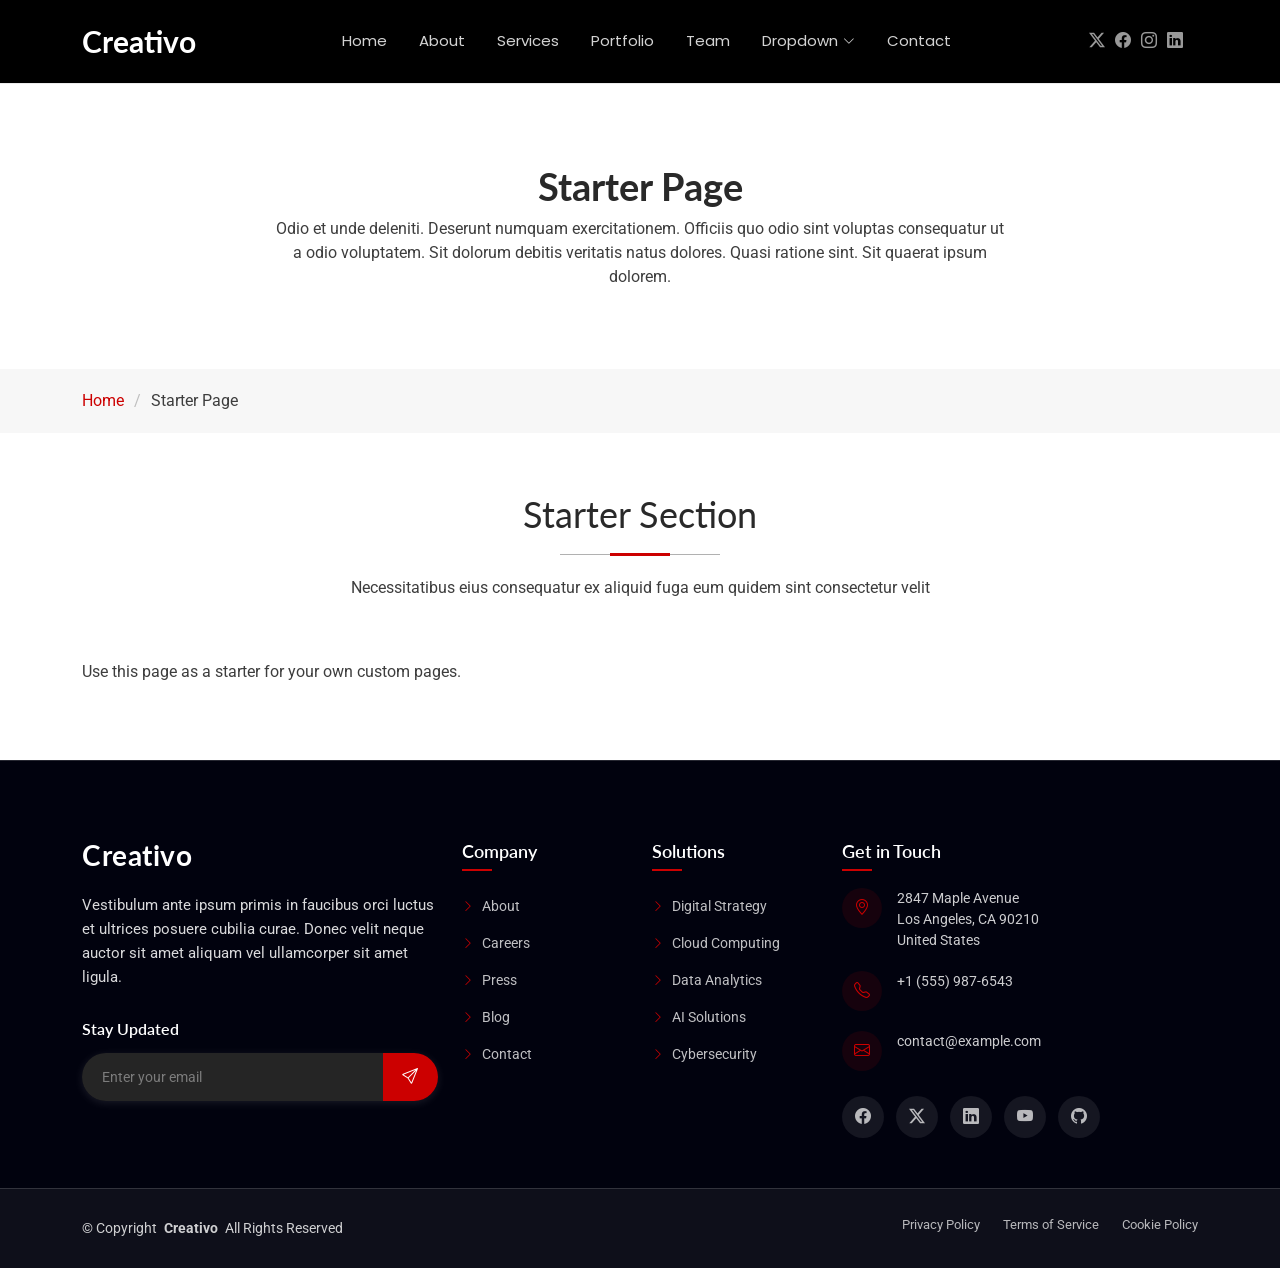
<file: starter-page.html>
<!DOCTYPE html>
<html lang="en">

<head>
  <meta charset="utf-8">
  <meta content="width=device-width, initial-scale=1.0" name="viewport">
  <title>Starter Page - Creativo Bootstrap Template</title>
  <meta name="description" content="">
  <meta name="keywords" content="">

  <!-- Favicons -->
  <link href="assets/img/favicon.png" rel="icon">
  <link href="assets/img/apple-touch-icon.png" rel="apple-touch-icon">

  <!-- Fonts -->
  <link href="https://fonts.googleapis.com" rel="preconnect">
  <link href="https://fonts.gstatic.com" rel="preconnect" crossorigin>
  <link href="https://fonts.googleapis.com/css2?family=Roboto:ital,wght@0,100;0,300;0,400;0,500;0,700;0,900;1,100;1,300;1,400;1,500;1,700;1,900&family=Lato:ital,wght@0,100;0,300;0,400;0,700;0,900;1,100;1,300;1,400;1,700;1,900&family=Poppins:ital,wght@0,100;0,200;0,300;0,400;0,500;0,600;0,700;0,800;0,900;1,100;1,200;1,300;1,400;1,500;1,600;1,700;1,800;1,900&display=swap" rel="stylesheet">

  <!-- Vendor CSS Files -->
  <link href="assets/vendor/bootstrap/css/bootstrap.min.css" rel="stylesheet">
  <link href="assets/vendor/bootstrap-icons/bootstrap-icons.css" rel="stylesheet">
  <link href="assets/vendor/aos/aos.css" rel="stylesheet">
  <link href="assets/vendor/glightbox/css/glightbox.min.css" rel="stylesheet">
  <link href="assets/vendor/swiper/swiper-bundle.min.css" rel="stylesheet">

  <!-- Main CSS File -->
  <link href="assets/css/main.css" rel="stylesheet">

  <!-- =======================================================
  * Template Name: Creativo
  * Template URL: https://bootstrapmade.com/creativo-bootstrap-creative-agency-template/
  * Updated: Mar 23 2026 with Bootstrap v5.3.8
  * Author: BootstrapMade.com
  * License: https://bootstrapmade.com/license/
  ======================================================== -->
</head>

<body class="starter-page-page">

  <header id="header" class="header d-flex align-items-center sticky-top">
    <div class="container position-relative d-flex align-items-center justify-content-between">

      <a href="index.html" class="logo d-flex align-items-center me-auto me-xl-0">
        <!-- Uncomment the line below if you also wish to use an image logo -->
        <!-- <img src="assets/img/logo.webp" alt=""> -->
        <h1 class="sitename">Creativo</h1>
      </a>

      <nav id="navmenu" class="navmenu">
        <ul>
          <li><a href="#hero">Home</a></li>
          <li><a href="#about">About</a></li>
          <li><a href="#services">Services</a></li>
          <li><a href="#portfolio">Portfolio</a></li>
          <li><a href="#team">Team</a></li>
          <li class="dropdown"><a href="#"><span>Dropdown</span> <i class="bi bi-chevron-down toggle-dropdown"></i></a>
            <ul>
              <li><a href="#">Dropdown 1</a></li>
              <li class="dropdown"><a href="#"><span>Deep Dropdown</span> <i class="bi bi-chevron-down toggle-dropdown"></i></a>
                <ul>
                  <li><a href="#">Deep Dropdown 1</a></li>
                  <li><a href="#">Deep Dropdown 2</a></li>
                  <li><a href="#">Deep Dropdown 3</a></li>
                  <li><a href="#">Deep Dropdown 4</a></li>
                  <li><a href="#">Deep Dropdown 5</a></li>
                </ul>
              </li>
              <li><a href="#">Dropdown 2</a></li>
              <li><a href="#">Dropdown 3</a></li>
              <li><a href="#">Dropdown 4</a></li>
            </ul>
          </li>
          <li><a href="#contact">Contact</a></li>
        </ul>
        <i class="mobile-nav-toggle d-xl-none bi bi-list"></i>
      </nav>

      <div class="header-social-links">
        <a href="#" class="twitter"><i class="bi bi-twitter-x"></i></a>
        <a href="#" class="facebook"><i class="bi bi-facebook"></i></a>
        <a href="#" class="instagram"><i class="bi bi-instagram"></i></a>
        <a href="#" class="linkedin"><i class="bi bi-linkedin"></i></a>
      </div>

    </div>
  </header>

  <main class="main">

    <!-- Page Title -->
    <div class="page-title">
      <div class="heading">
        <div class="container">
          <div class="row d-flex justify-content-center text-center">
            <div class="col-lg-8">
              <h1 class="heading-title">Starter Page</h1>
              <p class="mb-0">
                Odio et unde deleniti. Deserunt numquam exercitationem. Officiis quo
                odio sint voluptas consequatur ut a odio voluptatem. Sit dolorum
                debitis veritatis natus dolores. Quasi ratione sint. Sit quaerat
                ipsum dolorem.
              </p>
            </div>
          </div>
        </div>
      </div>
      <nav class="breadcrumbs">
        <div class="container">
          <ol>
            <li><a href="index.html">Home</a></li>
            <li class="current">Starter Page</li>
          </ol>
        </div>
      </nav>
    </div><!-- End Page Title -->

    <!-- Starter Section Section -->
    <section id="starter-section" class="starter-section section">

      <!-- Section Title -->
      <div class="container section-title" data-aos="fade-up">
        <h2>Starter Section</h2>
        <p>Necessitatibus eius consequatur ex aliquid fuga eum quidem sint consectetur velit</p>
      </div><!-- End Section Title -->

      <div class="container" data-aos="fade-up">
        <p>Use this page as a starter for your own custom pages.</p>
      </div>

    </section><!-- /Starter Section Section -->

  </main>

  <footer id="footer" class="footer dark-background">

    <div class="container">
      <div class="row gy-5">

        <div class="col-lg-4">
          <div class="footer-content">
            <a href="index.html" class="logo d-flex align-items-center mb-4">
              <span class="sitename">Creativo</span>
            </a>
            <p class="mb-4">Vestibulum ante ipsum primis in faucibus orci luctus et ultrices posuere cubilia curae. Donec velit neque auctor sit amet aliquam vel ullamcorper sit amet ligula.</p>

            <div class="newsletter-form">
              <h5>Stay Updated</h5>
              <form action="forms/newsletter.php" method="post" class="php-email-form">
                <div class="input-group">
                  <input type="email" name="email" class="form-control" placeholder="Enter your email" required="">
                  <button type="submit" class="btn-subscribe">
                    <i class="bi bi-send"></i>
                  </button>
                </div>
                <div class="loading">Loading</div>
                <div class="error-message"></div>
                <div class="sent-message">Thank you for subscribing!</div>
              </form>
            </div>
          </div>
        </div>

        <div class="col-lg-2 col-6">
          <div class="footer-links">
            <h4>Company</h4>
            <ul>
              <li><a href="#"><i class="bi bi-chevron-right"></i> About</a></li>
              <li><a href="#"><i class="bi bi-chevron-right"></i> Careers</a></li>
              <li><a href="#"><i class="bi bi-chevron-right"></i> Press</a></li>
              <li><a href="#"><i class="bi bi-chevron-right"></i> Blog</a></li>
              <li><a href="#"><i class="bi bi-chevron-right"></i> Contact</a></li>
            </ul>
          </div>
        </div>

        <div class="col-lg-2 col-6">
          <div class="footer-links">
            <h4>Solutions</h4>
            <ul>
              <li><a href="#"><i class="bi bi-chevron-right"></i> Digital Strategy</a></li>
              <li><a href="#"><i class="bi bi-chevron-right"></i> Cloud Computing</a></li>
              <li><a href="#"><i class="bi bi-chevron-right"></i> Data Analytics</a></li>
              <li><a href="#"><i class="bi bi-chevron-right"></i> AI Solutions</a></li>
              <li><a href="#"><i class="bi bi-chevron-right"></i> Cybersecurity</a></li>
            </ul>
          </div>
        </div>

        <div class="col-lg-4">
          <div class="footer-contact">
            <h4>Get in Touch</h4>
            <div class="contact-item">
              <div class="contact-icon">
                <i class="bi bi-geo-alt"></i>
              </div>
              <div class="contact-info">
                <p>2847 Maple Avenue<br>Los Angeles, CA 90210<br>United States</p>
              </div>
            </div>

            <div class="contact-item">
              <div class="contact-icon">
                <i class="bi bi-telephone"></i>
              </div>
              <div class="contact-info">
                <p>+1 (555) 987-6543</p>
              </div>
            </div>

            <div class="contact-item">
              <div class="contact-icon">
                <i class="bi bi-envelope"></i>
              </div>
              <div class="contact-info">
                <p>contact@example.com</p>
              </div>
            </div>

            <div class="social-links">
              <a href="#"><i class="bi bi-facebook"></i></a>
              <a href="#"><i class="bi bi-twitter-x"></i></a>
              <a href="#"><i class="bi bi-linkedin"></i></a>
              <a href="#"><i class="bi bi-youtube"></i></a>
              <a href="#"><i class="bi bi-github"></i></a>
            </div>
          </div>
        </div>

      </div>
    </div>

    <div class="footer-bottom">
      <div class="container">
        <div class="row align-items-center">
          <div class="col-lg-6">
            <div class="copyright">
              <p>© <span>Copyright</span> <strong class="px-1 sitename">Creativo</strong> <span>All Rights Reserved</span></p>
            </div>
          </div>
          <div class="col-lg-6">
            <div class="footer-bottom-links">
              <a href="#">Privacy Policy</a>
              <a href="#">Terms of Service</a>
              <a href="#">Cookie Policy</a>
            </div>
          </div>
        </div>
      </div>
    </div>

  </footer>

  <!-- Scroll Top -->
  <a href="#" id="scroll-top" class="scroll-top d-flex align-items-center justify-content-center"><i class="bi bi-arrow-up-short"></i></a>

  <!-- Preloader -->
  <div id="preloader"></div>

  <!-- Vendor JS Files -->
  <script src="assets/vendor/bootstrap/js/bootstrap.bundle.min.js"></script>
  <script src="assets/vendor/php-email-form/validate.js"></script>
  <script src="assets/vendor/aos/aos.js"></script>
  <script src="assets/vendor/purecounter/purecounter_vanilla.js"></script>
  <script src="assets/vendor/imagesloaded/imagesloaded.pkgd.min.js"></script>
  <script src="assets/vendor/isotope-layout/isotope.pkgd.min.js"></script>
  <script src="assets/vendor/glightbox/js/glightbox.min.js"></script>
  <script src="assets/vendor/swiper/swiper-bundle.min.js"></script>

  <!-- Main JS File -->
  <script src="assets/js/main.js"></script>

</body>

</html>
</file>
<file: assets/css/main.css>
/**
* Template Name: Creativo
* Template URL: https://bootstrapmade.com/creativo-bootstrap-creative-agency-template/
* Updated: Mar 23 2026 with Bootstrap v5.3.8
* Author: BootstrapMade.com
* License: https://bootstrapmade.com/license/
*/

/*--------------------------------------------------------------
# Font & Color Variables
# Help: https://bootstrapmade.com/color-system/
--------------------------------------------------------------*/
/* Fonts */
:root {
  --default-font: "Roboto",  system-ui, -apple-system, "Segoe UI", Roboto, "Helvetica Neue", Arial, "Noto Sans", "Liberation Sans", sans-serif, "Apple Color Emoji", "Segoe UI Emoji", "Segoe UI Symbol", "Noto Color Emoji";
  --heading-font: "Lato",  sans-serif;
  --nav-font: "Poppins",  sans-serif;
}

/* Global Colors - The following color variables are used throughout the website. Updating them here will change the color scheme of the entire website */
:root { 
  --background-color: #ffffff; /* Background color for the entire website, including individual sections */
  --default-color: #3d3d3d; /* Default color used for the majority of the text content across the entire website */
  --heading-color: #292929; /* Color for headings, subheadings and title throughout the website */
  --accent-color: #cc0000; /* Accent color that represents your brand on the website. It's used for buttons, links, and other elements that need to stand out */
  --surface-color: #ffffff; /* The surface color is used as a background of boxed elements within sections, such as cards, icon boxes, or other elements that require a visual separation from the global background. */
  --contrast-color: #ffffff; /* Contrast color for text, ensuring readability against backgrounds of accent, heading, or default colors. */
}

/* Nav Menu Colors - The following color variables are used specifically for the navigation menu. They are separate from the global colors to allow for more customization options */
:root {
  --nav-color: #d3d3d3;  /* The default color of the main navmenu links */
  --nav-hover-color: #ffffff; /* Applied to main navmenu links when they are hovered over or active */
  --nav-mobile-background-color: #ffffff; /* Used as the background color for mobile navigation menu */
  --nav-dropdown-background-color: #ffffff; /* Used as the background color for dropdown items that appear when hovering over primary navigation items */
  --nav-dropdown-color: #3d3d3d; /* Used for navigation links of the dropdown items in the navigation menu. */
  --nav-dropdown-hover-color: #cc0000; /* Similar to --nav-hover-color, this color is applied to dropdown navigation links when they are hovered over. */
}

/* Color Presets - These classes override global colors when applied to any section or element, providing reuse of the sam color scheme. */

.light-background {
  --background-color: #f8f8f8;
  --surface-color: #ffffff;
}

.dark-background {
  --background-color: #01020e;
  --default-color: #ffffff;
  --heading-color: #ffffff;
  --surface-color: #252525;
  --contrast-color: #ffffff;
}

/* Smooth scroll */
:root {
  scroll-behavior: smooth;
}

/*--------------------------------------------------------------
# General Styling & Shared Classes
--------------------------------------------------------------*/
body {
  color: var(--default-color);
  background-color: var(--background-color);
  font-family: var(--default-font);
}

a {
  color: var(--accent-color);
  text-decoration: none;
  transition: 0.3s;
}

a:hover {
  color: color-mix(in srgb, var(--accent-color), transparent 25%);
  text-decoration: none;
}

h1,
h2,
h3,
h4,
h5,
h6 {
  color: var(--heading-color);
  font-family: var(--heading-font);
}

/* PHP Email Form Messages
------------------------------*/
.php-email-form .error-message {
  display: none;
  background: #df1529;
  color: #ffffff;
  text-align: left;
  padding: 15px;
  margin-bottom: 24px;
  font-weight: 600;
}

.php-email-form .sent-message {
  display: none;
  color: #ffffff;
  background: #059652;
  text-align: center;
  padding: 15px;
  margin-bottom: 24px;
  font-weight: 600;
}

.php-email-form .loading {
  display: none;
  background: var(--surface-color);
  text-align: center;
  padding: 15px;
  margin-bottom: 24px;
}

.php-email-form .loading:before {
  content: "";
  display: inline-block;
  border-radius: 50%;
  width: 24px;
  height: 24px;
  margin: 0 10px -6px 0;
  border: 3px solid var(--accent-color);
  border-top-color: var(--surface-color);
  animation: php-email-form-loading 1s linear infinite;
}

@keyframes php-email-form-loading {
  0% {
    transform: rotate(0deg);
  }

  100% {
    transform: rotate(360deg);
  }
}

/*--------------------------------------------------------------
# Global Header
--------------------------------------------------------------*/
.header {
  --background-color: #000000;
  --default-color: #ffffff;
  --heading-color: #ffffff;
  --surface-color: #1b1933;
  color: var(--default-color);
  background-color: var(--background-color);
  padding: 15px 0;
  transition: all 0.5s;
  z-index: 997;
}

.header .logo {
  line-height: 1;
}

.header .logo img {
  max-height: 36px;
  margin-right: 8px;
}

.header .logo h1 {
  font-size: 30px;
  margin: 0;
  font-weight: 700;
  color: var(--heading-color);
}

.header .header-social-links {
  padding-right: 15px;
}

.header .header-social-links a {
  color: color-mix(in srgb, var(--default-color), transparent 40%);
  padding-left: 6px;
  display: inline-block;
  transition: 0.3s;
  font-size: 16px;
}

.header .header-social-links a:hover {
  color: var(--accent-color);
}

.header .header-social-links a i {
  line-height: 0px;
}

@media (max-width: 1200px) {
  .header .logo {
    order: 1;
  }

  .header .header-social-links {
    order: 2;
  }

  .header .navmenu {
    order: 3;
  }
}

.scrolled .header {
  box-shadow: 0px 0 18px rgba(0, 0, 0, 0.1);
}

/*--------------------------------------------------------------
# Navigation Menu
--------------------------------------------------------------*/
/* Desktop Navigation */
@media (min-width: 1200px) {
  .navmenu {
    padding: 0;
  }

  .navmenu ul {
    margin: 0;
    padding: 0;
    display: flex;
    list-style: none;
    align-items: center;
  }

  .navmenu li {
    position: relative;
  }

  .navmenu>ul>li {
    white-space: nowrap;
    padding: 15px 14px;
  }

  .navmenu>ul>li:last-child {
    padding-right: 0;
  }

  .navmenu a,
  .navmenu a:focus {
    color: var(--nav-color);
    font-size: 15px;
    padding: 0 2px;
    font-family: var(--nav-font);
    font-weight: 400;
    display: flex;
    align-items: center;
    justify-content: space-between;
    white-space: nowrap;
    transition: 0.3s;
    position: relative;
  }

  .navmenu a i,
  .navmenu a:focus i {
    font-size: 12px;
    line-height: 0;
    margin-left: 5px;
    transition: 0.3s;
  }

  .navmenu>ul>li>a:before {
    content: "";
    position: absolute;
    width: 100%;
    height: 2px;
    bottom: -6px;
    left: 0;
    background-color: var(--accent-color);
    visibility: hidden;
    width: 0px;
    transition: all 0.3s ease-in-out 0s;
  }

  .navmenu a:hover:before,
  .navmenu li:hover>a:before,
  .navmenu .active:before {
    visibility: visible;
    width: 100%;
  }

  .navmenu li:hover>a,
  .navmenu .active,
  .navmenu .active:focus {
    color: var(--nav-hover-color);
  }

  .navmenu .dropdown ul {
    margin: 0;
    padding: 10px 0;
    background: var(--nav-dropdown-background-color);
    display: block;
    position: absolute;
    visibility: hidden;
    left: 14px;
    top: 130%;
    opacity: 0;
    transition: 0.3s;
    border-radius: 4px;
    z-index: 99;
    box-shadow: 0px 0px 30px rgba(0, 0, 0, 0.1);
  }

  .navmenu .dropdown ul li {
    min-width: 200px;
  }

  .navmenu .dropdown ul a {
    padding: 10px 20px;
    font-size: 15px;
    text-transform: none;
    color: var(--nav-dropdown-color);
  }

  .navmenu .dropdown ul a i {
    font-size: 12px;
  }

  .navmenu .dropdown ul a:hover,
  .navmenu .dropdown ul .active:hover,
  .navmenu .dropdown ul li:hover>a {
    color: var(--nav-dropdown-hover-color);
  }

  .navmenu .dropdown:hover>ul {
    opacity: 1;
    top: 100%;
    visibility: visible;
  }

  .navmenu .dropdown .dropdown ul {
    top: 0;
    left: -90%;
    visibility: hidden;
  }

  .navmenu .dropdown .dropdown:hover>ul {
    opacity: 1;
    top: 0;
    left: -100%;
    visibility: visible;
  }
}

/* Mobile Navigation */
@media (max-width: 1199px) {
  .mobile-nav-toggle {
    color: var(--nav-color);
    font-size: 28px;
    line-height: 0;
    margin-right: 10px;
    cursor: pointer;
    transition: color 0.3s;
  }

  .navmenu {
    padding: 0;
    z-index: 9997;
  }

  .navmenu ul {
    display: none;
    list-style: none;
    position: absolute;
    inset: 60px 20px 20px 20px;
    padding: 10px 0;
    margin: 0;
    border-radius: 6px;
    background-color: var(--nav-mobile-background-color);
    border: 1px solid color-mix(in srgb, var(--default-color), transparent 90%);
    box-shadow: none;
    overflow-y: auto;
    transition: 0.3s;
    z-index: 9998;
  }

  .navmenu a,
  .navmenu a:focus {
    color: var(--nav-dropdown-color);
    padding: 10px 20px;
    font-family: var(--nav-font);
    font-size: 17px;
    font-weight: 500;
    display: flex;
    align-items: center;
    justify-content: space-between;
    white-space: nowrap;
    transition: 0.3s;
  }

  .navmenu a i,
  .navmenu a:focus i {
    font-size: 12px;
    line-height: 0;
    margin-left: 5px;
    width: 30px;
    height: 30px;
    display: flex;
    align-items: center;
    justify-content: center;
    border-radius: 50%;
    transition: 0.3s;
    background-color: color-mix(in srgb, var(--accent-color), transparent 90%);
  }

  .navmenu a i:hover,
  .navmenu a:focus i:hover {
    background-color: var(--accent-color);
    color: var(--contrast-color);
  }

  .navmenu a:hover,
  .navmenu .active,
  .navmenu .active:focus {
    color: var(--nav-dropdown-hover-color);
  }

  .navmenu .active i,
  .navmenu .active:focus i {
    background-color: var(--accent-color);
    color: var(--contrast-color);
    transform: rotate(180deg);
  }

  .navmenu .dropdown ul {
    position: static;
    display: none;
    z-index: 99;
    padding: 10px 0;
    margin: 10px 20px;
    background-color: var(--nav-dropdown-background-color);
    transition: all 0.5s ease-in-out;
  }

  .navmenu .dropdown ul ul {
    background-color: rgba(33, 37, 41, 0.1);
  }

  .navmenu .dropdown>.dropdown-active {
    display: block;
    background-color: rgba(33, 37, 41, 0.03);
  }

  .mobile-nav-active {
    overflow: hidden;
  }

  .mobile-nav-active .mobile-nav-toggle {
    color: #fff;
    position: absolute;
    font-size: 32px;
    top: 15px;
    right: 15px;
    margin-right: 0;
    z-index: 9999;
  }

  .mobile-nav-active .navmenu {
    position: fixed;
    overflow: hidden;
    inset: 0;
    background: rgba(33, 37, 41, 0.8);
    transition: 0.3s;
  }

  .mobile-nav-active .navmenu>ul {
    display: block;
  }
}

/*--------------------------------------------------------------
# Global Footer
--------------------------------------------------------------*/
.footer {
  color: var(--default-color);
  background: var(--background-color);
  font-size: 14px;
  padding: 80px 0 0;
  position: relative;
  border-top: 1px solid color-mix(in srgb, var(--default-color), transparent 85%);
}

.footer .footer-content .logo {
  line-height: 1;
}

.footer .footer-content .logo span {
  color: var(--heading-color);
  font-size: 28px;
  font-weight: 700;
  letter-spacing: 0.5px;
  font-family: var(--heading-font);
}

.footer .footer-content p {
  font-size: 15px;
  line-height: 1.6;
  color: color-mix(in srgb, var(--default-color), transparent 15%);
}

.footer .newsletter-form {
  margin-top: 30px;
}

.footer .newsletter-form h5 {
  color: var(--heading-color);
  font-size: 16px;
  font-weight: 600;
  margin-bottom: 15px;
  font-family: var(--heading-font);
}

.footer .newsletter-form .input-group {
  position: relative;
  display: flex;
  border-radius: 50px;
  overflow: hidden;
  box-shadow: 0 2px 10px color-mix(in srgb, var(--default-color), transparent 90%);
}

.footer .newsletter-form input[type=email] {
  flex: 1;
  padding: 12px 20px;
  border: none;
  background-color: var(--surface-color);
  color: var(--default-color);
  font-size: 14px;
}

.footer .newsletter-form input[type=email]:focus {
  outline: none;
  box-shadow: none;
}

.footer .newsletter-form input[type=email]::placeholder {
  color: color-mix(in srgb, var(--default-color), transparent 60%);
}

.footer .newsletter-form .btn-subscribe {
  background-color: var(--accent-color);
  color: var(--contrast-color);
  border: none;
  padding: 12px 20px;
  cursor: pointer;
  transition: 0.3s;
}

.footer .newsletter-form .btn-subscribe:hover {
  background-color: color-mix(in srgb, var(--accent-color), black 10%);
}

.footer .newsletter-form .btn-subscribe i {
  font-size: 16px;
}

.footer .newsletter-form .loading,
.footer .newsletter-form .error-message,
.footer .newsletter-form .sent-message {
  font-size: 13px;
  margin-top: 8px;
}

.footer h4 {
  color: var(--heading-color);
  font-size: 18px;
  font-weight: 600;
  margin-bottom: 25px;
  position: relative;
  font-family: var(--heading-font);
}

.footer h4:after {
  content: "";
  position: absolute;
  left: 0;
  bottom: -8px;
  width: 30px;
  height: 2px;
  background-color: var(--accent-color);
}

.footer .footer-links ul {
  list-style: none;
  padding: 0;
  margin: 0;
}

.footer .footer-links ul li {
  padding: 8px 0;
  display: flex;
  align-items: center;
  transition: 0.3s;
}

.footer .footer-links ul li:hover {
  transform: translateX(5px);
}

.footer .footer-links ul a {
  color: color-mix(in srgb, var(--default-color), transparent 25%);
  text-decoration: none;
  display: flex;
  align-items: center;
  font-size: 14px;
  transition: 0.3s;
}

.footer .footer-links ul a:hover {
  color: var(--accent-color);
}

.footer .footer-links ul a i {
  margin-right: 8px;
  font-size: 12px;
  color: var(--accent-color);
}

.footer .footer-contact .contact-item {
  display: flex;
  align-items: flex-start;
  margin-bottom: 20px;
}

.footer .footer-contact .contact-item .contact-icon {
  width: 40px;
  height: 40px;
  background-color: color-mix(in srgb, var(--accent-color), transparent 90%);
  border-radius: 50%;
  display: flex;
  align-items: center;
  justify-content: center;
  margin-right: 15px;
  flex-shrink: 0;
}

.footer .footer-contact .contact-item .contact-icon i {
  color: var(--accent-color);
  font-size: 16px;
}

.footer .footer-contact .contact-item .contact-info p {
  margin: 0;
  color: color-mix(in srgb, var(--default-color), transparent 20%);
  font-size: 14px;
  line-height: 1.5;
}

.footer .social-links {
  display: flex;
  gap: 12px;
  margin-top: 25px;
}

.footer .social-links a {
  width: 42px;
  height: 42px;
  background-color: color-mix(in srgb, var(--default-color), transparent 92%);
  color: color-mix(in srgb, var(--default-color), transparent 30%);
  display: flex;
  align-items: center;
  justify-content: center;
  border-radius: 50%;
  transition: 0.3s;
  text-decoration: none;
}

.footer .social-links a:hover {
  background-color: var(--accent-color);
  color: var(--contrast-color);
  transform: translateY(-3px);
}

.footer .social-links a i {
  font-size: 16px;
}

.footer .footer-bottom {
  margin-top: 50px;
  padding: 25px 0;
  background-color: color-mix(in srgb, var(--default-color), transparent 95%);
  border-top: 1px solid color-mix(in srgb, var(--default-color), transparent 85%);
}

.footer .footer-bottom .copyright p {
  margin: 0;
  font-size: 14px;
  color: color-mix(in srgb, var(--default-color), transparent 20%);
}

@media (max-width: 991px) {
  .footer .footer-bottom .copyright p {
    text-align: center;
    margin-bottom: 15px;
  }
}

.footer .footer-bottom .footer-bottom-links {
  text-align: right;
  margin-bottom: 8px;
}

@media (max-width: 991px) {
  .footer .footer-bottom .footer-bottom-links {
    text-align: center;
    margin-bottom: 10px;
  }
}

.footer .footer-bottom .footer-bottom-links a {
  color: color-mix(in srgb, var(--default-color), transparent 30%);
  font-size: 13px;
  margin-left: 20px;
  text-decoration: none;
}

.footer .footer-bottom .footer-bottom-links a:first-child {
  margin-left: 0;
}

.footer .footer-bottom .footer-bottom-links a:hover {
  color: var(--accent-color);
}

@media (max-width: 991px) {
  .footer .footer-bottom .footer-bottom-links a {
    margin: 0 10px;
  }
}

.footer .footer-bottom .credits {
  text-align: right;
  font-size: 13px;
  color: color-mix(in srgb, var(--default-color), transparent 40%);
}

@media (max-width: 991px) {
  .footer .footer-bottom .credits {
    text-align: center;
  }
}

.footer .footer-bottom .credits a {
  color: var(--accent-color);
  text-decoration: none;
}

.footer .footer-bottom .credits a:hover {
  text-decoration: underline;
}

@media (max-width: 768px) {
  .footer {
    padding: 60px 0 0;
  }

  .footer .footer-content {
    text-align: center;
    margin-bottom: 40px;
  }

  .footer .footer-links,
  .footer .footer-contact {
    margin-bottom: 40px;
  }
}

input[type=text],
input[type=email],
textarea {
  color: var(--default-color);
  background-color: var(--surface-color);
  font-size: 14px;
  border-color: color-mix(in srgb, var(--default-color), transparent 80%);
}

input[type=text]:focus,
input[type=email]:focus,
textarea:focus {
  border-color: var(--accent-color);
}

input[type=text]::placeholder,
input[type=email]::placeholder,
textarea::placeholder {
  color: color-mix(in srgb, var(--default-color), transparent 70%);
}

/*--------------------------------------------------------------
# Preloader
--------------------------------------------------------------*/
#preloader {
  position: fixed;
  inset: 0;
  z-index: 999999;
  overflow: hidden;
  background: var(--background-color);
  transition: all 0.6s ease-out;
}

#preloader:before {
  content: "";
  position: fixed;
  top: calc(50% - 30px);
  left: calc(50% - 30px);
  border: 6px solid #ffffff;
  border-color: var(--accent-color) transparent var(--accent-color) transparent;
  border-radius: 50%;
  width: 60px;
  height: 60px;
  animation: animate-preloader 1.5s linear infinite;
}

@keyframes animate-preloader {
  0% {
    transform: rotate(0deg);
  }

  100% {
    transform: rotate(360deg);
  }
}

/*--------------------------------------------------------------
# Scroll Top Button
--------------------------------------------------------------*/
.scroll-top {
  position: fixed;
  visibility: hidden;
  opacity: 0;
  right: 15px;
  bottom: -15px;
  z-index: 99999;
  background-color: var(--accent-color);
  width: 44px;
  height: 44px;
  border-radius: 50px;
  transition: all 0.4s;
}

.scroll-top i {
  font-size: 24px;
  color: var(--contrast-color);
  line-height: 0;
}

.scroll-top:hover {
  background-color: color-mix(in srgb, var(--accent-color), transparent 20%);
  color: var(--contrast-color);
}

.scroll-top.active {
  visibility: visible;
  opacity: 1;
  bottom: 15px;
}

/*--------------------------------------------------------------
# Disable aos animation delay on mobile devices
--------------------------------------------------------------*/
@media screen and (max-width: 768px) {
  [data-aos-delay] {
    transition-delay: 0 !important;
  }
}

/*--------------------------------------------------------------
# Global Page Titles & Breadcrumbs
--------------------------------------------------------------*/
.page-title {
  color: var(--default-color);
  background-color: var(--background-color);
  position: relative;
}

.page-title .heading {
  padding: 80px 0;
  border-top: 1px solid color-mix(in srgb, var(--default-color), transparent 90%);
}

.page-title .heading h1 {
  font-size: 38px;
  font-weight: 700;
}

.page-title nav {
  background-color: color-mix(in srgb, var(--default-color), transparent 96%);
  padding: 20px 0;
}

.page-title nav ol {
  display: flex;
  flex-wrap: wrap;
  list-style: none;
  padding: 0;
  margin: 0;
  font-size: 16px;
  font-weight: 400;
}

.page-title nav ol li+li {
  padding-left: 10px;
}

.page-title nav ol li+li::before {
  content: "/";
  display: inline-block;
  padding-right: 10px;
  color: color-mix(in srgb, var(--default-color), transparent 70%);
}

/*--------------------------------------------------------------
# Global Sections
--------------------------------------------------------------*/
section,
.section {
  color: var(--default-color);
  background-color: var(--background-color);
  padding: 60px 0;
  scroll-margin-top: 90px;
  overflow: clip;
}

@media (max-width: 1199px) {

  section,
  .section {
    scroll-margin-top: 66px;
  }
}

/*--------------------------------------------------------------
# Global Section Titles
--------------------------------------------------------------*/
.section-title {
  text-align: center;
  padding-bottom: 60px;
  position: relative;
}

.section-title h2 {
  font-size: 36px;
  font-weight: 400;
  margin-bottom: 20px;
  padding-bottom: 20px;
  position: relative;
}

.section-title h2:before {
  content: "";
  position: absolute;
  display: block;
  width: 160px;
  height: 1px;
  background: color-mix(in srgb, var(--default-color), transparent 60%);
  left: 0;
  right: 0;
  bottom: 1px;
  margin: auto;
}

.section-title h2::after {
  content: "";
  position: absolute;
  display: block;
  width: 60px;
  height: 3px;
  background: var(--accent-color);
  left: 0;
  right: 0;
  bottom: 0;
  margin: auto;
}

.section-title p {
  margin-bottom: 0;
}

/*--------------------------------------------------------------
# Hero Section
--------------------------------------------------------------*/
.hero {
  padding: 140px 0 100px;
}

.hero .hero-header {
  text-align: center;
  max-width: 800px;
  margin: 0 auto;
}

.hero .hero-header h1 {
  font-size: 52px;
  font-weight: 800;
  line-height: 1.15;
  letter-spacing: -1px;
}

.hero .hero-header h1 .highlight {
  color: var(--accent-color);
  position: relative;
}

.hero .hero-header h1 .highlight::after {
  content: "";
  position: absolute;
  bottom: 5px;
  left: 0;
  width: 100%;
  height: 8px;
  background: color-mix(in srgb, var(--accent-color), transparent 70%);
  z-index: -1;
}

.hero .media-block {
  position: relative;
  border-radius: 20px;
  overflow: hidden;
  height: 100%;
  min-height: 380px;
}

.hero .media-block img {
  width: 100%;
  height: 100%;
  object-fit: cover;
}

.hero .media-block .overlay-content {
  position: absolute;
  bottom: 0;
  left: 0;
  right: 0;
  padding: 30px;
  background: linear-gradient(to top, rgba(0, 0, 0, 0.7), transparent);
}

.hero .media-block .overlay-content .stats-item {
  display: flex;
  flex-direction: column;
}

.hero .media-block .overlay-content .stats-item .number {
  font-size: 48px;
  font-weight: 700;
  color: #fff;
  line-height: 1;
}

.hero .media-block .overlay-content .stats-item .label {
  font-size: 14px;
  color: rgba(255, 255, 255, 0.8);
  margin-top: 5px;
}

.hero .info-block {
  background: var(--surface-color);
  border: 1px solid color-mix(in srgb, var(--default-color), transparent 90%);
  border-radius: 20px;
  padding: 40px;
  height: 100%;
  display: flex;
  flex-direction: column;
  justify-content: center;
}

.hero .info-block .lead-text {
  font-size: 17px;
  line-height: 1.8;
  color: color-mix(in srgb, var(--default-color), transparent 30%);
  margin-bottom: 30px;
}

.hero .info-block .feature-list {
  list-style: none;
  padding: 0;
  margin: 0 0 35px;
}

.hero .info-block .feature-list li {
  display: flex;
  align-items: center;
  gap: 12px;
  font-size: 15px;
  font-weight: 500;
  padding: 10px 0;
  border-bottom: 1px solid color-mix(in srgb, var(--default-color), transparent 92%);
}

.hero .info-block .feature-list li:last-child {
  border-bottom: none;
}

.hero .info-block .feature-list li i {
  color: var(--accent-color);
  font-size: 18px;
}

.hero .info-block .action-row {
  display: flex;
  align-items: center;
  gap: 20px;
  flex-wrap: wrap;
}

.hero .info-block .action-row .btn-get-started {
  display: inline-block;
  padding: 14px 28px;
  background: var(--accent-color);
  color: var(--contrast-color);
  font-size: 15px;
  font-weight: 600;
  border-radius: 10px;
  transition: all 0.3s ease;
}

.hero .info-block .action-row .btn-get-started:hover {
  background: color-mix(in srgb, var(--accent-color), var(--default-color) 15%);
  transform: translateY(-3px);
}

.hero .info-block .action-row .btn-contact {
  display: inline-flex;
  align-items: center;
  gap: 10px;
  font-size: 15px;
  font-weight: 500;
  color: var(--default-color);
  transition: color 0.3s ease;
}

.hero .info-block .action-row .btn-contact i {
  width: 42px;
  height: 42px;
  display: flex;
  align-items: center;
  justify-content: center;
  background: color-mix(in srgb, var(--default-color), transparent 92%);
  border-radius: 50%;
  font-size: 16px;
  transition: all 0.3s ease;
}

.hero .info-block .action-row .btn-contact:hover {
  color: var(--accent-color);
}

.hero .info-block .action-row .btn-contact:hover i {
  background: color-mix(in srgb, var(--accent-color), transparent 85%);
  color: var(--accent-color);
}

@media (max-width: 991px) {
  .hero {
    padding: 80px 0 70px;
  }

  .hero .hero-header h1 {
    font-size: 40px;
  }

  .hero .media-block {
    min-height: 300px;
  }

  .hero .info-block {
    margin-top: 10px;
    padding: 30px;
  }
}

@media (max-width: 575px) {
  .hero {
    padding: 100px 0 50px;
  }

  .hero .hero-header h1 {
    font-size: 32px;
  }

  .hero .hero-header h1 .highlight::after {
    height: 6px;
    bottom: 3px;
  }

  .hero .media-block {
    min-height: 250px;
  }

  .hero .media-block .overlay-content {
    padding: 20px;
  }

  .hero .media-block .overlay-content .stats-item .number {
    font-size: 36px;
  }

  .hero .info-block {
    padding: 25px;
  }

  .hero .info-block .lead-text {
    font-size: 15px;
  }

  .hero .info-block .action-row {
    flex-direction: column;
    gap: 15px;
  }

  .hero .info-block .action-row .btn-get-started {
    width: 100%;
    text-align: center;
  }
}

/*--------------------------------------------------------------
# About Section
--------------------------------------------------------------*/
.about .about-wrapper {
  display: grid;
  grid-template-columns: 1fr 1fr;
  gap: 4rem;
  align-items: center;
}

@media (max-width: 992px) {
  .about .about-wrapper {
    grid-template-columns: 1fr;
    gap: 3rem;
  }
}

.about .image-gallery {
  position: relative;
}

.about .image-gallery .gallery-grid {
  display: grid;
  grid-template-columns: 1.5fr 1fr;
  gap: 1.5rem;
}

@media (max-width: 576px) {
  .about .image-gallery .gallery-grid {
    grid-template-columns: 1fr;
  }
}

.about .image-gallery .gallery-item {
  overflow: hidden;
  border-radius: 16px;
}

.about .image-gallery .gallery-item img {
  width: 100%;
  height: 100%;
  object-fit: cover;
  transition: transform 0.5s ease;
}

.about .image-gallery .gallery-item:hover img {
  transform: scale(1.05);
}

.about .image-gallery .main-image {
  height: 400px;
  box-shadow: 0 20px 50px color-mix(in srgb, var(--default-color), transparent 85%);
}

@media (max-width: 576px) {
  .about .image-gallery .main-image {
    height: 280px;
  }
}

.about .image-gallery .side-image {
  height: 400px;
  align-self: end;
  margin-top: 3rem;
}

@media (max-width: 576px) {
  .about .image-gallery .side-image {
    height: 220px;
    margin-top: 0;
  }
}

.about .image-gallery .experience-badge {
  position: absolute;
  bottom: -20px;
  left: 50%;
  transform: translateX(-50%);
  z-index: 5;
}

.about .image-gallery .experience-badge .badge-inner {
  background: linear-gradient(135deg, var(--accent-color), color-mix(in srgb, var(--accent-color), black 20%));
  color: var(--contrast-color);
  padding: 1.5rem 2.5rem;
  border-radius: 60px;
  text-align: center;
  box-shadow: 0 15px 40px color-mix(in srgb, var(--accent-color), transparent 60%);
  display: flex;
  align-items: center;
  gap: 0.75rem;
}

@media (max-width: 576px) {
  .about .image-gallery .experience-badge .badge-inner {
    padding: 1rem 1.75rem;
  }
}

.about .image-gallery .experience-badge .number {
  font-size: 2.5rem;
  font-weight: 800;
  line-height: 1;
}

@media (max-width: 576px) {
  .about .image-gallery .experience-badge .number {
    font-size: 2rem;
  }
}

.about .image-gallery .experience-badge .label {
  font-size: 0.875rem;
  font-weight: 600;
  text-transform: uppercase;
  letter-spacing: 1px;
  opacity: 0.9;
}

@media (max-width: 992px) {
  .about .info-panel {
    margin-top: 2rem;
  }
}

.about .info-panel .panel-header {
  margin-bottom: 1.5rem;
}

.about .info-panel .panel-header .tagline {
  display: inline-block;
  background: color-mix(in srgb, var(--accent-color), transparent 88%);
  color: var(--accent-color);
  padding: 0.5rem 1.25rem;
  border-radius: 30px;
  font-size: 0.8rem;
  font-weight: 700;
  text-transform: uppercase;
  letter-spacing: 1px;
  margin-bottom: 1rem;
}

.about .info-panel .panel-header h2 {
  font-size: 2.5rem;
  font-weight: 800;
  line-height: 1.2;
}

@media (max-width: 768px) {
  .about .info-panel .panel-header h2 {
    font-size: 2rem;
  }
}

.about .info-panel .description {
  color: color-mix(in srgb, var(--default-color), transparent 25%);
  font-size: 1.05rem;
  line-height: 1.8;
  margin-bottom: 2rem;
}

.about .info-panel .highlights-row {
  display: grid;
  grid-template-columns: 1fr 1fr;
  gap: 1.5rem;
  margin-bottom: 2.5rem;
}

@media (max-width: 576px) {
  .about .info-panel .highlights-row {
    grid-template-columns: 1fr;
  }
}

.about .info-panel .highlight-box {
  display: flex;
  gap: 1rem;
  padding: 1.5rem;
  background: var(--surface-color);
  border-radius: 12px;
  border: 1px solid color-mix(in srgb, var(--default-color), transparent 90%);
  transition: all 0.3s ease;
}

.about .info-panel .highlight-box:hover {
  box-shadow: 0 10px 30px color-mix(in srgb, var(--default-color), transparent 90%);
  transform: translateY(-3px);
}

.about .info-panel .highlight-box .icon-wrap {
  width: 50px;
  height: 50px;
  min-width: 50px;
  background: color-mix(in srgb, var(--accent-color), transparent 90%);
  border-radius: 12px;
  display: flex;
  align-items: center;
  justify-content: center;
}

.about .info-panel .highlight-box .icon-wrap i {
  font-size: 1.5rem;
  color: var(--accent-color);
}

.about .info-panel .highlight-box .highlight-content h4 {
  font-size: 1.1rem;
  font-weight: 700;
  margin-bottom: 0.4rem;
}

.about .info-panel .highlight-box .highlight-content p {
  font-size: 0.875rem;
  color: color-mix(in srgb, var(--default-color), transparent 40%);
  margin: 0;
  line-height: 1.5;
}

.about .info-panel .stats-row {
  display: flex;
  gap: 2rem;
  padding: 1.5rem 0;
  border-top: 1px solid color-mix(in srgb, var(--default-color), transparent 88%);
  border-bottom: 1px solid color-mix(in srgb, var(--default-color), transparent 88%);
  margin-bottom: 2rem;
}

@media (max-width: 576px) {
  .about .info-panel .stats-row {
    flex-wrap: wrap;
    gap: 1.5rem;
  }
}

.about .info-panel .stats-row .stat-block {
  text-align: center;
  flex: 1;
}

@media (max-width: 576px) {
  .about .info-panel .stats-row .stat-block {
    flex: 0 0 calc(50% - 0.75rem);
  }
}

.about .info-panel .stats-row .stat-block h3 {
  font-size: 2.25rem;
  font-weight: 800;
  color: var(--accent-color);
  margin: 0;
  line-height: 1;
}

@media (max-width: 768px) {
  .about .info-panel .stats-row .stat-block h3 {
    font-size: 1.75rem;
  }
}

.about .info-panel .stats-row .stat-block span {
  font-size: 0.85rem;
  color: color-mix(in srgb, var(--default-color), transparent 35%);
  font-weight: 500;
  display: block;
  margin-top: 0.5rem;
}

.about .info-panel .cta-button {
  display: inline-flex;
  align-items: center;
  gap: 0.75rem;
  background: transparent;
  color: var(--accent-color);
  border: 2px solid var(--accent-color);
  padding: 0.875rem 2rem;
  border-radius: 8px;
  font-weight: 600;
  font-size: 1rem;
  transition: all 0.3s ease;
}

.about .info-panel .cta-button i {
  transition: transform 0.3s ease;
}

.about .info-panel .cta-button:hover {
  background: var(--accent-color);
  color: var(--contrast-color);
}

.about .info-panel .cta-button:hover i {
  transform: translateX(5px);
}

/*--------------------------------------------------------------
# Services Section
--------------------------------------------------------------*/
.services .service-card {
  background: var(--surface-color);
  border-radius: 20px;
  padding: 30px;
  height: 100%;
  position: relative;
  border: 1px solid color-mix(in srgb, var(--default-color), transparent 90%);
  transition: all 0.4s ease;
  overflow: hidden;
}

.services .service-card::after {
  content: "";
  position: absolute;
  bottom: 0;
  left: 0;
  right: 0;
  height: 3px;
  background: linear-gradient(90deg, var(--accent-color), color-mix(in srgb, var(--accent-color), #8b5cf6 50%));
  transform: scaleX(0);
  transition: transform 0.4s ease;
}

.services .service-card:hover {
  transform: translateY(-8px);
  box-shadow: 0 25px 50px color-mix(in srgb, var(--default-color), transparent 90%);
  border-color: color-mix(in srgb, var(--accent-color), transparent 70%);
}

.services .service-card:hover::after {
  transform: scaleX(1);
}

.services .service-card:hover .icon-circle {
  background: var(--accent-color);
  transform: rotate(10deg);
}

.services .service-card:hover .icon-circle i {
  color: var(--contrast-color);
}

.services .service-card:hover .card-link {
  color: var(--accent-color);
}

.services .service-card:hover .card-link i {
  transform: translateX(5px);
}

.services .service-card.highlighted {
  background: linear-gradient(160deg, var(--surface-color) 0%, color-mix(in srgb, var(--accent-color), var(--surface-color) 95%) 100%);
  border-color: color-mix(in srgb, var(--accent-color), transparent 75%);
}

.services .service-card.highlighted::after {
  transform: scaleX(1);
}

.services .card-badge {
  position: absolute;
  top: 20px;
  right: 20px;
  background: linear-gradient(135deg, #10b981, #059669);
  color: var(--contrast-color);
  font-size: 11px;
  font-weight: 700;
  text-transform: uppercase;
  letter-spacing: 0.5px;
  padding: 5px 14px;
  border-radius: 30px;
}

.services .card-header {
  display: flex;
  align-items: center;
  justify-content: space-between;
  margin-bottom: 24px;
}

.services .icon-circle {
  width: 64px;
  height: 64px;
  border-radius: 50%;
  background: color-mix(in srgb, var(--accent-color), transparent 85%);
  display: flex;
  align-items: center;
  justify-content: center;
  transition: all 0.4s ease;
}

.services .icon-circle i {
  font-size: 28px;
  color: var(--accent-color);
  transition: color 0.3s ease;
}

.services .service-num {
  font-size: 42px;
  font-weight: 800;
  font-family: var(--heading-font);
  color: color-mix(in srgb, var(--default-color), transparent 90%);
  line-height: 1;
}

.services .card-body {
  margin-bottom: 20px;
}

.services .card-body h4 {
  font-size: 20px;
  font-weight: 700;
  margin-bottom: 12px;
}

.services .card-body h4 a {
  color: var(--heading-color);
  text-decoration: none;
  transition: color 0.3s ease;
}

.services .card-body h4 a:hover {
  color: var(--accent-color);
}

.services .card-body p {
  font-size: 14px;
  line-height: 1.7;
  color: color-mix(in srgb, var(--default-color), transparent 30%);
  margin-bottom: 16px;
}

.services .feature-list {
  list-style: none;
  padding: 0;
  margin: 0;
  display: flex;
  flex-wrap: wrap;
  gap: 10px;
}

.services .feature-list li {
  display: inline-flex;
  align-items: center;
  gap: 6px;
  font-size: 13px;
  color: color-mix(in srgb, var(--default-color), transparent 20%);
  background: color-mix(in srgb, var(--default-color), transparent 95%);
  padding: 5px 12px;
  border-radius: 20px;
}

.services .feature-list li i {
  color: var(--accent-color);
  font-size: 12px;
}

.services .card-link {
  display: inline-flex;
  align-items: center;
  gap: 8px;
  font-size: 14px;
  font-weight: 600;
  color: var(--heading-color);
  text-decoration: none;
  transition: all 0.3s ease;
}

.services .card-link i {
  font-size: 14px;
  transition: transform 0.3s ease;
}

.services .services-sidebar {
  display: flex;
  flex-direction: column;
  gap: 20px;
  height: 100%;
}

.services .sidebar-service-item {
  display: flex;
  gap: 18px;
  background: var(--surface-color);
  border: 1px solid color-mix(in srgb, var(--default-color), transparent 90%);
  border-radius: 16px;
  padding: 24px;
  transition: all 0.3s ease;
}

.services .sidebar-service-item:hover {
  border-color: color-mix(in srgb, var(--accent-color), transparent 70%);
  box-shadow: 0 10px 30px color-mix(in srgb, var(--default-color), transparent 92%);
}

.services .sidebar-service-item:hover .sidebar-icon {
  background: var(--accent-color);
}

.services .sidebar-service-item:hover .sidebar-icon i {
  color: var(--contrast-color);
}

.services .sidebar-icon {
  width: 52px;
  height: 52px;
  min-width: 52px;
  border-radius: 12px;
  background: color-mix(in srgb, var(--accent-color), transparent 88%);
  display: flex;
  align-items: center;
  justify-content: center;
  transition: all 0.3s ease;
}

.services .sidebar-icon i {
  font-size: 24px;
  color: var(--accent-color);
  transition: color 0.3s ease;
}

.services .sidebar-content {
  flex: 1;
}

.services .sidebar-content .sidebar-num {
  font-size: 12px;
  font-weight: 700;
  color: var(--accent-color);
  text-transform: uppercase;
  letter-spacing: 1px;
}

.services .sidebar-content h5 {
  font-size: 17px;
  font-weight: 700;
  margin: 6px 0 10px;
}

.services .sidebar-content h5 a {
  color: var(--heading-color);
  text-decoration: none;
  transition: color 0.3s ease;
}

.services .sidebar-content h5 a:hover {
  color: var(--accent-color);
}

.services .sidebar-content p {
  font-size: 13px;
  line-height: 1.6;
  color: color-mix(in srgb, var(--default-color), transparent 35%);
  margin: 0;
}

.services .sidebar-cta {
  flex: 1;
  min-height: 280px;
  border-radius: 20px;
  background: linear-gradient(160deg, var(--accent-color) 0%, color-mix(in srgb, var(--accent-color), #7c3aed 40%) 100%);
  padding: 4px;
}

.services .sidebar-cta .cta-inner {
  height: 100%;
  border-radius: 17px;
  background: linear-gradient(160deg, var(--accent-color) 0%, color-mix(in srgb, var(--accent-color), #7c3aed 40%) 100%);
  padding: 32px 28px;
  display: flex;
  flex-direction: column;
  justify-content: center;
  text-align: center;
  position: relative;
  overflow: hidden;
}

.services .sidebar-cta .cta-inner::before {
  content: "";
  position: absolute;
  top: -50%;
  right: -50%;
  width: 100%;
  height: 100%;
  background: radial-gradient(circle, color-mix(in srgb, var(--contrast-color), transparent 90%) 0%, transparent 70%);
  pointer-events: none;
}

.services .sidebar-cta .cta-inner>i {
  font-size: 42px;
  color: var(--contrast-color);
  margin-bottom: 20px;
  position: relative;
  z-index: 1;
}

.services .sidebar-cta .cta-inner h4 {
  font-size: 20px;
  font-weight: 700;
  color: var(--contrast-color);
  margin-bottom: 10px;
  position: relative;
  z-index: 1;
}

.services .sidebar-cta .cta-inner p {
  font-size: 14px;
  color: color-mix(in srgb, var(--contrast-color), transparent 15%);
  margin-bottom: 24px;
  position: relative;
  z-index: 1;
}

.services .cta-button {
  display: inline-flex;
  align-items: center;
  justify-content: center;
  gap: 10px;
  background: var(--contrast-color);
  color: var(--accent-color);
  font-size: 14px;
  font-weight: 600;
  padding: 14px 28px;
  border-radius: 50px;
  text-decoration: none;
  transition: all 0.3s ease;
  position: relative;
  z-index: 1;
  box-shadow: 0 10px 30px color-mix(in srgb, #000, transparent 75%);
}

.services .cta-button i {
  font-size: 16px;
  transition: transform 0.3s ease;
}

.services .cta-button:hover {
  transform: translateY(-3px);
  box-shadow: 0 15px 40px color-mix(in srgb, #000, transparent 65%);
}

.services .cta-button:hover i {
  transform: translateX(4px);
}

@media (max-width: 992px) {
  .services .services-sidebar {
    margin-top: 20px;
  }

  .services .sidebar-cta {
    min-height: 220px;
  }
}

@media (max-width: 768px) {
  .services .service-card {
    padding: 24px;
  }

  .services .icon-circle {
    width: 56px;
    height: 56px;
  }

  .services .icon-circle i {
    font-size: 24px;
  }

  .services .service-num {
    font-size: 36px;
  }

  .services .card-body h4 {
    font-size: 18px;
  }

  .services .sidebar-cta .cta-inner {
    padding: 28px 24px;
  }

  .services .sidebar-cta .cta-inner h4 {
    font-size: 18px;
  }
}

@media (max-width: 576px) {
  .services .service-card {
    padding: 20px;
  }

  .services .card-header {
    margin-bottom: 18px;
  }

  .services .icon-circle {
    width: 50px;
    height: 50px;
  }

  .services .icon-circle i {
    font-size: 22px;
  }

  .services .service-num {
    font-size: 32px;
  }

  .services .feature-list li {
    font-size: 12px;
    padding: 4px 10px;
  }

  .services .sidebar-service-item {
    padding: 20px;
  }

  .services .sidebar-icon {
    width: 46px;
    height: 46px;
    min-width: 46px;
  }

  .services .sidebar-icon i {
    font-size: 20px;
  }

  .services .sidebar-content h5 {
    font-size: 15px;
  }
}

/*--------------------------------------------------------------
# Why Us Section
--------------------------------------------------------------*/
.why-us {
  padding: 80px 0;
}

.why-us .intro-content {
  padding-right: 40px;
}

.why-us .intro-content h3 {
  font-size: 32px;
  font-weight: 700;
  color: var(--heading-color);
  margin-bottom: 20px;
  line-height: 1.3;
}

.why-us .intro-content .intro-text {
  font-size: 16px;
  color: color-mix(in srgb, var(--default-color), transparent 25%);
  line-height: 1.7;
  margin-bottom: 30px;
}

.why-us .intro-content .stats-row {
  display: flex;
  gap: 40px;
}

.why-us .intro-content .stats-row .stat-item .stat-value {
  font-size: 48px;
  font-weight: 800;
  color: var(--accent-color);
  line-height: 1;
}

.why-us .intro-content .stats-row .stat-item .stat-unit {
  font-size: 32px;
  font-weight: 700;
  color: var(--accent-color);
}

.why-us .intro-content .stats-row .stat-item .stat-desc {
  display: block;
  font-size: 14px;
  color: color-mix(in srgb, var(--default-color), transparent 40%);
  margin-top: 5px;
}

@media (max-width: 991px) {
  .why-us .intro-content {
    padding-right: 0;
    margin-bottom: 40px;
    text-align: center;
  }

  .why-us .intro-content .stats-row {
    justify-content: center;
  }
}

.why-us .features-grid {
  display: grid;
  grid-template-columns: repeat(2, 1fr);
  gap: 25px;
}

.why-us .features-grid .grid-item {
  display: flex;
  align-items: flex-start;
  gap: 18px;
  padding: 25px;
  background: var(--surface-color);
  border-radius: 16px;
  border-left: 4px solid var(--accent-color);
  transition: all 0.3s ease;
}

.why-us .features-grid .grid-item:hover {
  transform: translateX(8px);
  box-shadow: 0 8px 30px color-mix(in srgb, var(--default-color), transparent 90%);
}

.why-us .features-grid .grid-item .grid-icon {
  width: 48px;
  height: 48px;
  min-width: 48px;
  background: color-mix(in srgb, var(--accent-color), transparent 88%);
  border-radius: 12px;
  display: flex;
  align-items: center;
  justify-content: center;
}

.why-us .features-grid .grid-item .grid-icon i {
  font-size: 22px;
  color: var(--accent-color);
}

.why-us .features-grid .grid-item .grid-content h5 {
  font-size: 17px;
  font-weight: 600;
  color: var(--heading-color);
  margin-bottom: 8px;
}

.why-us .features-grid .grid-item .grid-content p {
  font-size: 14px;
  color: color-mix(in srgb, var(--default-color), transparent 30%);
  margin: 0;
  line-height: 1.6;
}

@media (max-width: 768px) {
  .why-us .features-grid {
    grid-template-columns: 1fr;
  }
}

.why-us .highlight-cards {
  margin-top: 60px;
}

.why-us .highlight-cards .highlight-card {
  background: var(--surface-color);
  padding: 35px 30px;
  border-radius: 20px;
  height: 100%;
  position: relative;
  overflow: hidden;
  border: 1px solid color-mix(in srgb, var(--default-color), transparent 92%);
  transition: all 0.3s ease;
}

.why-us .highlight-cards .highlight-card::before {
  content: "";
  position: absolute;
  top: 0;
  left: 0;
  right: 0;
  height: 4px;
  background: linear-gradient(90deg, var(--accent-color), color-mix(in srgb, var(--accent-color), #6366f1 40%));
  opacity: 0;
  transition: opacity 0.3s ease;
}

.why-us .highlight-cards .highlight-card:hover {
  transform: translateY(-8px);
  box-shadow: 0 20px 50px color-mix(in srgb, var(--default-color), transparent 88%);
}

.why-us .highlight-cards .highlight-card:hover::before {
  opacity: 1;
}

.why-us .highlight-cards .highlight-card:hover .card-link i {
  transform: translateX(5px);
}

.why-us .highlight-cards .highlight-card.featured {
  background: linear-gradient(145deg, var(--accent-color), color-mix(in srgb, var(--accent-color), #6366f1 35%));
}

.why-us .highlight-cards .highlight-card.featured::before {
  display: none;
}

.why-us .highlight-cards .highlight-card.featured .card-header i {
  background: color-mix(in srgb, var(--contrast-color), transparent 80%);
  color: var(--contrast-color);
}

.why-us .highlight-cards .highlight-card.featured .card-header .card-badge {
  background: color-mix(in srgb, var(--contrast-color), transparent 80%);
  color: var(--contrast-color);
}

.why-us .highlight-cards .highlight-card.featured h4 {
  color: var(--contrast-color);
}

.why-us .highlight-cards .highlight-card.featured p {
  color: color-mix(in srgb, var(--contrast-color), transparent 15%);
}

.why-us .highlight-cards .highlight-card.featured .card-link {
  color: var(--contrast-color);
}

.why-us .highlight-cards .highlight-card .card-header {
  display: flex;
  align-items: center;
  gap: 12px;
  margin-bottom: 20px;
}

.why-us .highlight-cards .highlight-card .card-header i {
  width: 45px;
  height: 45px;
  background: color-mix(in srgb, var(--accent-color), transparent 85%);
  border-radius: 10px;
  display: flex;
  align-items: center;
  justify-content: center;
  font-size: 20px;
  color: var(--accent-color);
}

.why-us .highlight-cards .highlight-card .card-header .card-badge {
  font-size: 12px;
  font-weight: 600;
  text-transform: uppercase;
  letter-spacing: 1px;
  padding: 5px 12px;
  background: color-mix(in srgb, var(--accent-color), transparent 88%);
  color: var(--accent-color);
  border-radius: 20px;
}

.why-us .highlight-cards .highlight-card h4 {
  font-size: 22px;
  font-weight: 700;
  color: var(--heading-color);
  margin-bottom: 15px;
}

.why-us .highlight-cards .highlight-card p {
  font-size: 15px;
  color: color-mix(in srgb, var(--default-color), transparent 25%);
  line-height: 1.7;
  margin-bottom: 20px;
}

.why-us .highlight-cards .highlight-card .card-link {
  display: inline-flex;
  align-items: center;
  gap: 8px;
  font-size: 15px;
  font-weight: 600;
  color: var(--accent-color);
  text-decoration: none;
  transition: all 0.3s ease;
}

.why-us .highlight-cards .highlight-card .card-link i {
  transition: transform 0.3s ease;
}

.why-us .cta-banner {
  background: linear-gradient(135deg, color-mix(in srgb, var(--accent-color), transparent 92%), color-mix(in srgb, var(--accent-color), transparent 96%));
  border-radius: 24px;
  padding: 50px;
  display: flex;
  align-items: center;
  justify-content: space-between;
  gap: 40px;
  border: 1px solid color-mix(in srgb, var(--accent-color), transparent 80%);
}

.why-us .cta-banner .cta-content h3 {
  font-size: 28px;
  font-weight: 700;
  color: var(--heading-color);
  margin-bottom: 10px;
}

.why-us .cta-banner .cta-content p {
  font-size: 16px;
  color: color-mix(in srgb, var(--default-color), transparent 30%);
  margin: 0;
}

.why-us .cta-banner .cta-actions {
  display: flex;
  gap: 15px;
  flex-shrink: 0;
}

.why-us .cta-banner .cta-actions .btn-cta-primary {
  display: inline-block;
  padding: 16px 32px;
  background: var(--accent-color);
  color: var(--contrast-color);
  border-radius: 12px;
  font-weight: 600;
  font-size: 15px;
  text-decoration: none;
  transition: all 0.3s ease;
}

.why-us .cta-banner .cta-actions .btn-cta-primary:hover {
  background: color-mix(in srgb, var(--accent-color), #000 15%);
  transform: translateY(-3px);
  box-shadow: 0 12px 35px color-mix(in srgb, var(--accent-color), transparent 50%);
}

.why-us .cta-banner .cta-actions .btn-cta-secondary {
  display: inline-block;
  padding: 16px 32px;
  background: transparent;
  color: var(--accent-color);
  border: 2px solid var(--accent-color);
  border-radius: 12px;
  font-weight: 600;
  font-size: 15px;
  text-decoration: none;
  transition: all 0.3s ease;
}

.why-us .cta-banner .cta-actions .btn-cta-secondary:hover {
  background: var(--accent-color);
  color: var(--contrast-color);
  transform: translateY(-3px);
}

@media (max-width: 991px) {
  .why-us .cta-banner {
    flex-direction: column;
    text-align: center;
    padding: 40px 30px;
  }

  .why-us .cta-banner .cta-actions {
    flex-direction: column;
    width: 100%;
  }

  .why-us .cta-banner .cta-actions a {
    width: 100%;
    text-align: center;
  }
}

@media (max-width: 768px) {
  .why-us {
    padding: 60px 0;
  }

  .why-us .intro-content h3 {
    font-size: 26px;
  }

  .why-us .intro-content .stats-row {
    gap: 30px;
  }

  .why-us .intro-content .stats-row .stat-item .stat-value {
    font-size: 36px;
  }

  .why-us .intro-content .stats-row .stat-item .stat-unit {
    font-size: 24px;
  }

  .why-us .highlight-cards {
    margin-top: 40px;
  }

  .why-us .highlight-cards .highlight-card {
    padding: 28px 24px;
  }

  .why-us .highlight-cards .highlight-card h4 {
    font-size: 20px;
  }

  .why-us .cta-banner .cta-content h3 {
    font-size: 22px;
  }
}

/*--------------------------------------------------------------
# Portfolio Section
--------------------------------------------------------------*/
.portfolio {
  padding: 100px 0;
}

.portfolio .filter-header {
  margin-bottom: 50px;
}

.portfolio .portfolio-filters {
  padding: 0;
  margin: 0;
  list-style: none;
  display: flex;
  flex-wrap: wrap;
  gap: 30px;
}

.portfolio .portfolio-filters li {
  cursor: pointer;
  font-size: 15px;
  font-weight: 500;
  color: color-mix(in srgb, var(--default-color), transparent 40%);
  transition: all 0.3s ease-out;
  position: relative;
  padding-bottom: 8px;
}

.portfolio .portfolio-filters li::after {
  content: "";
  position: absolute;
  bottom: 0;
  left: 0;
  width: 0;
  height: 1px;
  background: var(--default-color);
  transition: width 0.3s ease-out;
}

.portfolio .portfolio-filters li:hover,
.portfolio .portfolio-filters li.filter-active {
  color: var(--default-color);
}

.portfolio .portfolio-filters li:hover::after,
.portfolio .portfolio-filters li.filter-active::after {
  width: 100%;
}

@media (max-width: 576px) {
  .portfolio .portfolio-filters {
    gap: 20px;
  }

  .portfolio .portfolio-filters li {
    font-size: 14px;
  }
}

.portfolio .portfolio-card {
  position: relative;
}

.portfolio .portfolio-image {
  position: relative;
  overflow: hidden;
}

.portfolio .portfolio-image img {
  width: 100%;
  aspect-ratio: 4/3;
  object-fit: cover;
  transition: transform 0.5s ease-out;
}

.portfolio .portfolio-overlay {
  position: absolute;
  top: 0;
  left: 0;
  right: 0;
  bottom: 0;
  background: color-mix(in srgb, var(--default-color), transparent 50%);
  display: flex;
  align-items: center;
  justify-content: center;
  opacity: 0;
  transition: opacity 0.3s ease-out;
}

.portfolio .overlay-actions {
  display: flex;
  gap: 15px;
}

.portfolio .action-btn {
  width: 50px;
  height: 50px;
  border-radius: 50%;
  background: var(--contrast-color);
  color: var(--default-color);
  display: flex;
  align-items: center;
  justify-content: center;
  font-size: 18px;
  transition: all 0.3s ease-out;
  transform: translateY(20px);
  opacity: 0;
}

.portfolio .action-btn:hover {
  background: var(--accent-color);
  color: var(--contrast-color);
  transform: translateY(-4px);
}

.portfolio .portfolio-card:hover .portfolio-image img {
  transform: scale(1.05);
}

.portfolio .portfolio-card:hover .portfolio-overlay {
  opacity: 1;
}

.portfolio .portfolio-card:hover .action-btn {
  transform: translateY(0);
  opacity: 1;
}

.portfolio .portfolio-card:hover .action-btn:nth-child(2) {
  transition-delay: 0.1s;
}

.portfolio .portfolio-content {
  padding: 25px 0;
}

.portfolio .portfolio-category {
  font-size: 14px;
  font-weight: 500;
  color: color-mix(in srgb, var(--default-color), transparent 40%);
  display: block;
  margin-bottom: 8px;
}

.portfolio .portfolio-title {
  font-size: 24px;
  font-weight: 600;
  color: var(--heading-color);
  margin: 0;
  letter-spacing: -0.5px;
  line-height: 1.2;
}

.portfolio .portfolio-cta {
  text-align: center;
  margin-top: 60px;
}

.portfolio .view-all-link {
  display: inline-flex;
  align-items: center;
  gap: 10px;
  font-size: 16px;
  font-weight: 500;
  color: var(--default-color);
  position: relative;
  padding-bottom: 4px;
  background: linear-gradient(currentColor, currentColor) 0 100%/0 1px no-repeat;
  transition: background-size 0.3s ease-out;
}

.portfolio .view-all-link i {
  transition: transform 0.3s ease-out;
}

.portfolio .view-all-link:hover {
  color: var(--default-color);
  background-size: 100% 1px;
}

.portfolio .view-all-link:hover i {
  transform: translateX(5px);
}

@media (max-width: 768px) {
  .portfolio {
    padding: 80px 0;
  }

  .portfolio .filter-header {
    margin-bottom: 40px;
  }

  .portfolio .portfolio-content {
    padding: 20px 0;
  }

  .portfolio .portfolio-title {
    font-size: 20px;
  }

  .portfolio .portfolio-cta {
    margin-top: 40px;
  }
}

/*--------------------------------------------------------------
# Testimonials Section
--------------------------------------------------------------*/
.testimonials .swiper-wrapper {
  height: auto !important;
  padding: 20px 0 40px;
}

.testimonials .testimonial-item {
  background: var(--surface-color);
  padding: 40px 35px;
  border-radius: 0;
  position: relative;
  height: 100%;
  display: flex;
  flex-direction: column;
  transition: all 0.4s ease;
  border-left: 5px solid var(--accent-color);
}

.testimonials .testimonial-item:hover {
  transform: translateY(-8px);
}

.testimonials .testimonial-quote {
  position: absolute;
  top: 25px;
  right: 30px;
}

.testimonials .testimonial-quote i {
  font-size: 60px;
  color: color-mix(in srgb, var(--accent-color), transparent 85%);
  line-height: 1;
}

.testimonials .testimonial-text {
  font-size: 17px;
  line-height: 1.8;
  color: color-mix(in srgb, var(--default-color), transparent 20%);
  font-style: italic;
  margin-bottom: 25px;
  flex-grow: 1;
  position: relative;
  z-index: 1;
}

.testimonials .stars-rating {
  display: flex;
  gap: 4px;
  margin-bottom: 25px;
}

.testimonials .stars-rating i {
  color: #f59e0b;
  font-size: 16px;
}

.testimonials .testimonial-author {
  display: flex;
  align-items: center;
  gap: 15px;
  padding-top: 25px;
  border-top: 2px dashed color-mix(in srgb, var(--default-color), transparent 88%);
  position: relative;
}

.testimonials .author-image {
  flex-shrink: 0;
}

.testimonials .author-image img {
  width: 70px;
  height: 70px;
  border-radius: 50%;
  object-fit: cover;
  border: 4px solid var(--accent-color);
  padding: 3px;
  background: var(--surface-color);
}

.testimonials .author-details {
  flex: 1;
}

.testimonials .author-details h4 {
  margin: 0 0 5px;
  font-size: 18px;
  font-weight: 700;
  color: var(--heading-color);
}

.testimonials .author-details>span {
  display: block;
  font-size: 14px;
  color: var(--accent-color);
  font-weight: 600;
  margin-bottom: 8px;
}

.testimonials .company-info {
  display: inline-flex;
  align-items: center;
  gap: 6px;
  font-size: 13px;
  color: color-mix(in srgb, var(--default-color), transparent 40%);
}

.testimonials .company-info i {
  font-size: 12px;
}

.testimonials .verified-icon {
  position: absolute;
  top: 25px;
  right: 0;
}

.testimonials .verified-icon i {
  font-size: 24px;
  color: #22c55e;
}

.testimonials .swiper-navigation-wrapper {
  display: flex;
  justify-content: center;
  gap: 15px;
  margin-top: 30px;
}

.testimonials .swiper-button-prev,
.testimonials .swiper-button-next {
  position: static;
  width: 50px;
  height: 50px;
  background: var(--accent-color);
  border-radius: 50%;
  margin: 0;
  transition: all 0.3s ease;
}

.testimonials .swiper-button-prev::after,
.testimonials .swiper-button-next::after {
  font-size: 18px;
  color: var(--contrast-color);
  font-weight: bold;
}

.testimonials .swiper-button-prev:hover,
.testimonials .swiper-button-next:hover {
  background: color-mix(in srgb, var(--accent-color), #000 15%);
  transform: scale(1.1);
}

@media (max-width: 992px) {
  .testimonials .testimonial-item {
    padding: 35px 30px;
  }

  .testimonials .testimonial-quote i {
    font-size: 50px;
  }

  .testimonials .testimonial-text {
    font-size: 16px;
  }
}

@media (max-width: 767px) {
  .testimonials .testimonial-item {
    padding: 30px 25px;
  }

  .testimonials .testimonial-quote {
    top: 20px;
    right: 20px;
  }

  .testimonials .testimonial-quote i {
    font-size: 40px;
  }

  .testimonials .testimonial-text {
    font-size: 15px;
    line-height: 1.7;
  }

  .testimonials .author-image img {
    width: 60px;
    height: 60px;
  }

  .testimonials .author-details h4 {
    font-size: 16px;
  }

  .testimonials .author-details>span {
    font-size: 13px;
  }

  .testimonials .verified-icon i {
    font-size: 20px;
  }

  .testimonials .swiper-button-prev,
  .testimonials .swiper-button-next {
    width: 44px;
    height: 44px;
  }

  .testimonials .swiper-button-prev::after,
  .testimonials .swiper-button-next::after {
    font-size: 16px;
  }
}

/*--------------------------------------------------------------
# Team Section
--------------------------------------------------------------*/
.team .team-card {
  height: 100%;
}

.team .team-card .card-inner {
  background: var(--surface-color);
  border-radius: 20px;
  padding: 40px 30px;
  text-align: center;
  height: 100%;
  position: relative;
  transition: all 0.4s cubic-bezier(0.4, 0, 0.2, 1);
  border: 1px solid color-mix(in srgb, var(--default-color), transparent 92%);
}

.team .team-card .card-inner:hover {
  transform: translateY(-10px);
  box-shadow: 0 25px 60px color-mix(in srgb, var(--accent-color), transparent 85%);
  border-color: color-mix(in srgb, var(--accent-color), transparent 70%);
}

.team .team-card .card-inner:hover .avatar-container .avatar-ring {
  transform: scale(1.1);
  opacity: 1;
}

.team .team-card .card-inner:hover .avatar-container img {
  transform: scale(1.05);
}

.team .team-card .card-inner:hover .social-links a {
  background: var(--accent-color);
  color: var(--contrast-color);
}

.team .team-card .avatar-container {
  position: relative;
  width: 130px;
  height: 130px;
  margin: 0 auto 25px;
}

.team .team-card .avatar-container img {
  width: 100%;
  height: 100%;
  object-fit: cover;
  border-radius: 50%;
  position: relative;
  z-index: 2;
  transition: transform 0.4s ease;
}

.team .team-card .avatar-container .avatar-ring {
  position: absolute;
  top: -8px;
  left: -8px;
  right: -8px;
  bottom: -8px;
  border: 3px solid var(--accent-color);
  border-radius: 50%;
  opacity: 0.5;
  transition: all 0.4s ease;
}

.team .team-card .member-info {
  margin-bottom: 15px;
}

.team .team-card .member-info h4 {
  font-size: 1.25rem;
  font-weight: 700;
  margin: 0 0 8px 0;
  color: var(--heading-color);
}

.team .team-card .member-info .position {
  display: inline-block;
  font-size: 0.8rem;
  color: var(--accent-color);
  font-weight: 600;
  text-transform: uppercase;
  letter-spacing: 2px;
  padding: 4px 12px;
  background: color-mix(in srgb, var(--accent-color), transparent 90%);
  border-radius: 20px;
}

.team .team-card .member-bio {
  font-size: 0.9rem;
  line-height: 1.7;
  color: color-mix(in srgb, var(--default-color), transparent 30%);
  margin-bottom: 20px;
}

.team .team-card .social-links {
  display: flex;
  justify-content: center;
  gap: 10px;
}

.team .team-card .social-links a {
  width: 40px;
  height: 40px;
  display: flex;
  align-items: center;
  justify-content: center;
  border-radius: 50%;
  background: color-mix(in srgb, var(--default-color), transparent 92%);
  color: var(--default-color);
  font-size: 1rem;
  transition: all 0.3s ease;
}

.team .team-card .social-links a:hover {
  background: color-mix(in srgb, var(--accent-color), black 15%);
  color: var(--contrast-color);
  transform: translateY(-3px);
}

.team .stats-row {
  display: grid;
  grid-template-columns: repeat(4, 1fr);
  gap: 30px;
  margin-top: 60px;
  padding: 0;
}

@media (max-width: 992px) {
  .team .stats-row {
    grid-template-columns: repeat(2, 1fr);
    gap: 20px;
  }
}

@media (max-width: 576px) {
  .team .stats-row {
    grid-template-columns: 1fr;
  }
}

.team .stats-row .stat-item {
  display: flex;
  align-items: center;
  gap: 20px;
  padding: 30px;
  background: var(--surface-color);
  border-radius: 16px;
  border: 1px solid color-mix(in srgb, var(--default-color), transparent 90%);
  transition: all 0.3s ease;
}

.team .stats-row .stat-item:hover {
  border-color: var(--accent-color);
  transform: translateY(-5px);
  box-shadow: 0 15px 40px color-mix(in srgb, var(--accent-color), transparent 88%);
}

.team .stats-row .stat-item:hover .stat-icon {
  background: var(--accent-color);
  color: var(--contrast-color);
}

.team .stats-row .stat-item .stat-icon {
  width: 60px;
  height: 60px;
  min-width: 60px;
  display: flex;
  align-items: center;
  justify-content: center;
  border-radius: 12px;
  background: color-mix(in srgb, var(--accent-color), transparent 88%);
  color: var(--accent-color);
  font-size: 1.5rem;
  transition: all 0.3s ease;
}

.team .stats-row .stat-item .stat-data {
  display: flex;
  flex-direction: column;
}

.team .stats-row .stat-item .stat-data .stat-value {
  font-size: 1.75rem;
  font-weight: 700;
  color: var(--heading-color);
  line-height: 1.2;
}

.team .stats-row .stat-item .stat-data .stat-label {
  font-size: 0.85rem;
  color: color-mix(in srgb, var(--default-color), transparent 30%);
  margin-top: 4px;
}

.team .join-team-banner {
  margin-top: 60px;
  background: linear-gradient(120deg, var(--accent-color) 0%, color-mix(in srgb, var(--accent-color), black 25%) 100%);
  border-radius: 24px;
  padding: 60px;
  position: relative;
  overflow: hidden;
}

@media (max-width: 768px) {
  .team .join-team-banner {
    padding: 40px 30px;
  }
}

.team .join-team-banner .banner-bg-pattern {
  position: absolute;
  top: 0;
  left: 0;
  right: 0;
  bottom: 0;
  background-image: radial-gradient(circle at 20% 80%, color-mix(in srgb, var(--contrast-color), transparent 90%) 0%, transparent 50%), radial-gradient(circle at 80% 20%, color-mix(in srgb, var(--contrast-color), transparent 92%) 0%, transparent 40%);
  pointer-events: none;
}

.team .join-team-banner .banner-content {
  position: relative;
  z-index: 2;
  display: flex;
  align-items: center;
  justify-content: space-between;
  gap: 40px;
}

@media (max-width: 992px) {
  .team .join-team-banner .banner-content {
    flex-direction: column;
    text-align: center;
  }
}

.team .join-team-banner .banner-text {
  flex: 1;
}

.team .join-team-banner .banner-text .badge-label {
  display: inline-flex;
  align-items: center;
  gap: 8px;
  background: color-mix(in srgb, var(--contrast-color), transparent 85%);
  color: var(--contrast-color);
  padding: 8px 18px;
  border-radius: 30px;
  font-size: 0.8rem;
  font-weight: 600;
  text-transform: uppercase;
  letter-spacing: 1px;
  margin-bottom: 20px;
}

.team .join-team-banner .banner-text .badge-label i {
  font-size: 1rem;
}

.team .join-team-banner .banner-text h3 {
  font-size: 2.25rem;
  font-weight: 700;
  color: var(--contrast-color);
  margin: 0 0 15px 0;
}

@media (max-width: 768px) {
  .team .join-team-banner .banner-text h3 {
    font-size: 1.75rem;
  }
}

.team .join-team-banner .banner-text p {
  font-size: 1rem;
  color: color-mix(in srgb, var(--contrast-color), transparent 15%);
  line-height: 1.7;
  margin: 0;
  max-width: 550px;
}

@media (max-width: 992px) {
  .team .join-team-banner .banner-text p {
    max-width: none;
  }
}

.team .join-team-banner .banner-actions {
  display: flex;
  flex-direction: column;
  gap: 15px;
}

@media (max-width: 992px) {
  .team .join-team-banner .banner-actions {
    flex-direction: row;
    flex-wrap: wrap;
    justify-content: center;
  }
}

@media (max-width: 576px) {
  .team .join-team-banner .banner-actions {
    flex-direction: column;
    width: 100%;
  }
}

.team .join-team-banner .banner-actions .btn-primary-action,
.team .join-team-banner .banner-actions .btn-secondary-action {
  display: inline-flex;
  align-items: center;
  gap: 12px;
  padding: 16px 30px;
  border-radius: 50px;
  font-weight: 600;
  font-size: 0.95rem;
  text-decoration: none;
  transition: all 0.3s ease;
  white-space: nowrap;
}

.team .join-team-banner .banner-actions .btn-primary-action i,
.team .join-team-banner .banner-actions .btn-secondary-action i {
  font-size: 1.1rem;
}

.team .join-team-banner .banner-actions .btn-primary-action {
  background: var(--contrast-color);
  color: var(--accent-color);
}

.team .join-team-banner .banner-actions .btn-primary-action:hover {
  background: var(--surface-color);
  transform: translateY(-3px);
  box-shadow: 0 10px 30px color-mix(in srgb, black, transparent 70%);
}

.team .join-team-banner .banner-actions .btn-secondary-action {
  background: transparent;
  border: 2px solid color-mix(in srgb, var(--contrast-color), transparent 50%);
  color: var(--contrast-color);
}

.team .join-team-banner .banner-actions .btn-secondary-action:hover {
  background: color-mix(in srgb, var(--contrast-color), transparent 85%);
  border-color: var(--contrast-color);
  transform: translateY(-3px);
}

/*--------------------------------------------------------------
# Pricing Section
--------------------------------------------------------------*/
.pricing .pricing-card {
  background: var(--surface-color);
  border-radius: 16px;
  overflow: hidden;
  box-shadow: 0 4px 24px rgba(0, 0, 0, 0.05);
  border: 1px solid color-mix(in srgb, var(--default-color) 8%, transparent);
  transition: all 0.3s ease;
  height: 100%;
  display: flex;
  flex-direction: column;
  position: relative;
}

.pricing .pricing-card:hover {
  box-shadow: 0 12px 48px rgba(0, 0, 0, 0.1);
  transform: translateY(-6px);
}

.pricing .pricing-card.highlighted {
  border: 2px solid var(--accent-color);
  box-shadow: 0 8px 32px color-mix(in srgb, var(--accent-color) 20%, transparent);
}

.pricing .pricing-card.highlighted .card-header {
  background: var(--accent-color);
}

.pricing .pricing-card.highlighted .card-header .plan-icon {
  background: color-mix(in srgb, var(--contrast-color) 20%, transparent);
  color: var(--contrast-color);
}

.pricing .pricing-card.highlighted .card-header .plan-title,
.pricing .pricing-card.highlighted .card-header .plan-subtitle {
  color: var(--contrast-color);
}

.pricing .pricing-card.highlighted .btn-pricing {
  background: var(--accent-color);
  color: var(--contrast-color);
}

.pricing .pricing-card.highlighted .btn-pricing:hover {
  background: color-mix(in srgb, var(--accent-color) 85%, black);
}

.pricing .pricing-card.highlighted:hover {
  transform: translateY(-8px);
  box-shadow: 0 16px 56px color-mix(in srgb, var(--accent-color) 25%, transparent);
}

.pricing .card-header {
  padding: 32px 28px 24px;
  background: color-mix(in srgb, var(--accent-color) 6%, transparent);
  text-align: center;
  border-bottom: 1px solid color-mix(in srgb, var(--default-color) 6%, transparent);
}

.pricing .plan-icon {
  display: inline-flex;
  align-items: center;
  justify-content: center;
  width: 56px;
  height: 56px;
  border-radius: 12px;
  background: color-mix(in srgb, var(--accent-color) 15%, transparent);
  color: var(--accent-color);
  font-size: 24px;
  margin-bottom: 16px;
}

.pricing .plan-title {
  font-size: 22px;
  font-weight: 700;
  margin-bottom: 6px;
  color: var(--heading-color);
}

.pricing .plan-subtitle {
  font-size: 14px;
  color: color-mix(in srgb, var(--default-color) 60%, transparent);
  margin: 0;
}

.pricing .card-body {
  padding: 28px;
  display: flex;
  flex-direction: column;
  flex-grow: 1;
}

.pricing .price-wrapper {
  display: flex;
  align-items: baseline;
  justify-content: center;
  gap: 2px;
  margin-bottom: 4px;
}

.pricing .price-wrapper .currency {
  font-size: 22px;
  font-weight: 700;
  color: var(--heading-color);
  align-self: flex-start;
  margin-top: 8px;
}

.pricing .price-wrapper .amount {
  font-size: 52px;
  font-weight: 800;
  color: var(--heading-color);
  line-height: 1;
  letter-spacing: -2px;
}

.pricing .price-wrapper .amount.annual-price {
  display: none;
}

.pricing .price-wrapper .period {
  font-size: 16px;
  color: color-mix(in srgb, var(--default-color) 50%, transparent);
  font-weight: 500;
}

.pricing .price-wrapper.custom-pricing {
  padding: 12px 0;
}

.pricing .price-wrapper.custom-pricing .custom-text {
  font-size: 36px;
  font-weight: 800;
  color: var(--heading-color);
  letter-spacing: -1px;
}

.pricing .billing-info {
  font-size: 13px;
  color: color-mix(in srgb, var(--default-color) 50%, transparent);
  text-align: center;
  margin-bottom: 24px;
}

.pricing .billing-info.annual-billing {
  display: none;
}

.pricing .feature-list {
  list-style: none;
  padding: 0;
  margin: 0 0 24px;
  flex-grow: 1;
}

.pricing .feature-list li {
  display: flex;
  align-items: center;
  gap: 10px;
  padding: 10px 0;
  font-size: 14px;
  color: var(--default-color);
}

.pricing .feature-list li i {
  font-size: 16px;
  color: var(--accent-color);
  flex-shrink: 0;
}

.pricing .btn-pricing {
  display: block;
  width: 100%;
  padding: 14px 24px;
  background: color-mix(in srgb, var(--accent-color) 12%, transparent);
  color: var(--accent-color);
  border-radius: 10px;
  font-size: 15px;
  font-weight: 600;
  text-align: center;
  transition: all 0.3s ease;
  border: none;
}

.pricing .btn-pricing:hover {
  background: var(--accent-color);
  color: var(--contrast-color);
}

.pricing .trial-note {
  display: block;
  font-size: 12px;
  color: color-mix(in srgb, var(--default-color) 50%, transparent);
  text-align: center;
  margin-top: 12px;
}

.pricing .security-badges {
  display: grid;
  grid-template-columns: repeat(4, 1fr);
  gap: 20px;
  margin-top: 64px;
  padding: 32px;
  background: var(--surface-color);
  border-radius: 16px;
  box-shadow: 0 4px 20px rgba(0, 0, 0, 0.04);
}

@media (max-width: 992px) {
  .pricing .security-badges {
    grid-template-columns: repeat(2, 1fr);
  }
}

@media (max-width: 576px) {
  .pricing .security-badges {
    grid-template-columns: 1fr;
    padding: 24px;
    gap: 16px;
  }
}

.pricing .badge-item {
  display: flex;
  align-items: center;
  gap: 14px;
  padding: 16px;
  background: color-mix(in srgb, var(--accent-color) 5%, transparent);
  border-radius: 12px;
  transition: all 0.3s ease;
}

.pricing .badge-item:hover {
  background: color-mix(in srgb, var(--accent-color) 10%, transparent);
}

.pricing .badge-item i {
  font-size: 28px;
  color: var(--accent-color);
  flex-shrink: 0;
}

.pricing .badge-item .badge-content {
  display: flex;
  flex-direction: column;
  gap: 2px;
}

.pricing .badge-item .badge-content strong {
  font-size: 14px;
  font-weight: 600;
  color: var(--heading-color);
}

.pricing .badge-item .badge-content span {
  font-size: 12px;
  color: color-mix(in srgb, var(--default-color) 60%, transparent);
}

.pricing .help-links {
  display: flex;
  flex-wrap: wrap;
  justify-content: center;
  gap: 32px;
  margin-top: 40px;
}

.pricing .help-links a {
  display: inline-flex;
  align-items: center;
  gap: 8px;
  font-size: 14px;
  font-weight: 600;
  color: var(--accent-color);
  transition: all 0.3s ease;
  padding: 8px 0;
}

.pricing .help-links a i {
  font-size: 18px;
}

.pricing .help-links a:hover {
  color: color-mix(in srgb, var(--accent-color) 75%, black);
  transform: translateY(-2px);
}

@media (max-width: 576px) {
  .pricing .help-links {
    flex-direction: column;
    align-items: center;
    gap: 16px;
  }
}

@media (max-width: 768px) {
  .pricing .card-header {
    padding: 24px 20px 20px;
  }

  .pricing .card-body {
    padding: 24px 20px;
  }

  .pricing .price-wrapper .amount {
    font-size: 44px;
  }

  .pricing .price-wrapper.custom-pricing .custom-text {
    font-size: 30px;
  }

  .pricing .plan-icon {
    width: 48px;
    height: 48px;
    font-size: 20px;
  }

  .pricing .security-badges {
    margin-top: 48px;
  }
}

/*--------------------------------------------------------------
# Faq Section
--------------------------------------------------------------*/
.faq .faq-wrapper {
  display: grid;
  grid-template-columns: 300px 1fr;
  gap: 48px;
  align-items: start;
}

@media (max-width: 992px) {
  .faq .faq-wrapper {
    grid-template-columns: 1fr;
    gap: 32px;
  }
}

.faq .faq-categories {
  display: flex;
  flex-direction: column;
  gap: 12px;
  position: sticky;
  top: 100px;
}

@media (max-width: 992px) {
  .faq .faq-categories {
    position: static;
  }
}

.faq .faq-categories .nav-tabs {
  display: flex;
  flex-direction: column;
  gap: 12px;
  border: none;
  width: 100%;
}

@media (max-width: 992px) {
  .faq .faq-categories .nav-tabs {
    flex-direction: row;
    flex-wrap: wrap;
  }
}

.faq .faq-categories .nav-tabs .nav-item {
  width: 100%;
}

@media (max-width: 992px) {
  .faq .faq-categories .nav-tabs .nav-item {
    flex: 1;
    min-width: 140px;
    width: auto;
  }
}

.faq .category-card {
  display: flex;
  align-items: center;
  gap: 16px;
  padding: 20px 24px;
  background: var(--surface-color);
  border-radius: 14px;
  cursor: pointer;
  transition: all 0.3s ease;
  border: 2px solid transparent;
  width: 100%;
  text-align: left;
}

@media (max-width: 992px) {
  .faq .category-card {
    padding: 16px 20px;
  }
}

@media (max-width: 576px) {
  .faq .category-card {
    padding: 14px 16px;
    gap: 12px;
  }
}

.faq .category-card:hover {
  border-color: color-mix(in srgb, var(--accent-color) 30%, transparent);
  transform: translateX(4px);
}

@media (max-width: 992px) {
  .faq .category-card:hover {
    transform: translateY(-4px);
  }
}

.faq .category-card.active {
  background: var(--accent-color);
  border-color: var(--accent-color);
}

.faq .category-card.active .category-icon {
  background: color-mix(in srgb, var(--contrast-color) 20%, transparent);
  color: var(--contrast-color);
}

.faq .category-card.active .category-info h5 {
  color: var(--contrast-color);
}

.faq .category-card.active .category-info span {
  color: color-mix(in srgb, var(--contrast-color) 80%, transparent);
}

.faq .category-card .category-icon {
  width: 48px;
  height: 48px;
  display: flex;
  align-items: center;
  justify-content: center;
  background: color-mix(in srgb, var(--accent-color) 12%, transparent);
  border-radius: 12px;
  color: var(--accent-color);
  font-size: 22px;
  transition: all 0.3s ease;
}

@media (max-width: 576px) {
  .faq .category-card .category-icon {
    width: 40px;
    height: 40px;
    font-size: 18px;
    border-radius: 10px;
  }
}

.faq .category-card .category-info h5 {
  margin: 0 0 4px;
  font-size: 16px;
  font-weight: 600;
  color: var(--heading-color);
  transition: all 0.3s ease;
}

@media (max-width: 576px) {
  .faq .category-card .category-info h5 {
    font-size: 14px;
  }
}

.faq .category-card .category-info span {
  font-size: 13px;
  color: color-mix(in srgb, var(--default-color) 60%, transparent);
  transition: all 0.3s ease;
}

@media (max-width: 576px) {
  .faq .category-card .category-info span {
    font-size: 12px;
  }
}

.faq .help-box {
  margin-top: 24px;
  padding: 28px;
  background: linear-gradient(135deg, color-mix(in srgb, var(--accent-color) 10%, transparent) 0%, color-mix(in srgb, var(--accent-color) 5%, transparent) 100%);
  border-radius: 16px;
  text-align: center;
  border: 1px solid color-mix(in srgb, var(--accent-color) 20%, transparent);
}

@media (max-width: 992px) {
  .faq .help-box {
    flex-basis: 100%;
    margin-top: 12px;
  }
}

.faq .help-box .help-icon {
  width: 56px;
  height: 56px;
  margin: 0 auto 16px;
  display: flex;
  align-items: center;
  justify-content: center;
  background: var(--accent-color);
  border-radius: 50%;
  color: var(--contrast-color);
  font-size: 24px;
}

.faq .help-box h4 {
  margin: 0 0 8px;
  font-size: 18px;
  font-weight: 700;
  color: var(--heading-color);
}

.faq .help-box p {
  margin: 0 0 20px;
  font-size: 14px;
  color: color-mix(in srgb, var(--default-color) 70%, transparent);
  line-height: 1.6;
}

.faq .help-box .help-link {
  display: inline-flex;
  align-items: center;
  gap: 8px;
  font-size: 15px;
  font-weight: 600;
  color: var(--accent-color);
  text-decoration: none;
  transition: all 0.3s ease;
}

.faq .help-box .help-link i {
  font-size: 18px;
  transition: transform 0.3s ease;
}

.faq .help-box .help-link:hover {
  gap: 12px;
}

.faq .help-box .help-link:hover i {
  transform: translateX(4px);
}

.faq .faq-content-area .faq-header-info {
  display: flex;
  align-items: center;
  justify-content: space-between;
  margin-bottom: 32px;
  flex-wrap: wrap;
  gap: 16px;
}

.faq .faq-content-area .faq-header-info .questions-count {
  font-size: 14px;
  font-weight: 600;
  color: var(--accent-color);
  padding: 8px 16px;
  background: color-mix(in srgb, var(--accent-color) 10%, transparent);
  border-radius: 20px;
}

.faq .faq-content-area .faq-header-info .search-box {
  display: flex;
  align-items: center;
  gap: 12px;
  padding: 12px 20px;
  background: var(--surface-color);
  border-radius: 30px;
  border: 1px solid color-mix(in srgb, var(--default-color) 12%, transparent);
  transition: all 0.3s ease;
}

.faq .faq-content-area .faq-header-info .search-box:focus-within {
  border-color: var(--accent-color);
  box-shadow: 0 0 0 4px color-mix(in srgb, var(--accent-color) 15%, transparent);
}

.faq .faq-content-area .faq-header-info .search-box i {
  color: color-mix(in srgb, var(--default-color) 50%, transparent);
  font-size: 18px;
}

.faq .faq-content-area .faq-header-info .search-box input {
  border: none;
  background: transparent;
  outline: none;
  font-size: 14px;
  color: var(--default-color);
  width: 200px;
}

.faq .faq-content-area .faq-header-info .search-box input::placeholder {
  color: color-mix(in srgb, var(--default-color) 50%, transparent);
}

@media (max-width: 576px) {
  .faq .faq-content-area .faq-header-info .search-box input {
    width: 140px;
  }
}

.faq .tab-content .tab-pane.show {
  animation: fadeIn 0.3s ease;
}

@keyframes fadeIn {
  from {
    opacity: 0;
    transform: translateY(10px);
  }

  to {
    opacity: 1;
    transform: translateY(0);
  }
}

.faq .faq-list {
  display: flex;
  flex-direction: column;
  gap: 16px;
}

.faq .faq-item {
  background: var(--surface-color);
  border-radius: 16px;
  overflow: hidden;
  transition: all 0.4s ease;
  border: 1px solid color-mix(in srgb, var(--default-color) 8%, transparent);
}

.faq .faq-item:hover {
  border-color: color-mix(in srgb, var(--accent-color) 25%, transparent);
}

.faq .faq-item.faq-active {
  border-color: var(--accent-color);
  box-shadow: 0 8px 32px color-mix(in srgb, var(--accent-color) 12%, transparent);
}

.faq .faq-item.faq-active .faq-question {
  background: color-mix(in srgb, var(--accent-color) 5%, transparent);
}

.faq .faq-item.faq-active .faq-question .question-icon {
  background: var(--accent-color);
  color: var(--contrast-color);
}

.faq .faq-item.faq-active .faq-question .toggle-icon {
  transform: rotate(180deg);
  color: var(--accent-color);
}

.faq .faq-item.faq-active .faq-answer {
  max-height: 300px;
  padding: 0 28px 24px 76px;
  opacity: 1;
}

@media (max-width: 576px) {
  .faq .faq-item.faq-active .faq-answer {
    padding: 0 20px 20px 20px;
  }
}

.faq .faq-item .faq-question {
  display: flex;
  align-items: center;
  gap: 16px;
  padding: 24px 28px;
  cursor: pointer;
  transition: all 0.3s ease;
  margin: 0;
  font-size: 17px;
  font-weight: 600;
  color: var(--heading-color);
  line-height: 1.5;
}

@media (max-width: 576px) {
  .faq .faq-item .faq-question {
    padding: 18px 20px;
    gap: 12px;
    font-size: 15px;
  }
}

.faq .faq-item .faq-question .question-icon {
  flex-shrink: 0;
  width: 40px;
  height: 40px;
  display: flex;
  align-items: center;
  justify-content: center;
  background: color-mix(in srgb, var(--accent-color) 10%, transparent);
  border-radius: 50%;
  color: var(--accent-color);
  font-size: 18px;
  transition: all 0.3s ease;
}

@media (max-width: 576px) {
  .faq .faq-item .faq-question .question-icon {
    width: 32px;
    height: 32px;
    font-size: 14px;
  }
}

.faq .faq-item .faq-question .toggle-icon {
  flex-shrink: 0;
  margin-left: auto;
  color: color-mix(in srgb, var(--default-color) 50%, transparent);
  font-size: 20px;
  transition: all 0.4s ease;
}

@media (max-width: 576px) {
  .faq .faq-item .faq-question .toggle-icon {
    font-size: 16px;
  }
}

.faq .faq-item .faq-answer {
  max-height: 0;
  overflow: hidden;
  padding: 0 28px 0 76px;
  opacity: 0;
  transition: all 0.4s ease;
}

@media (max-width: 576px) {
  .faq .faq-item .faq-answer {
    padding: 0 20px 0 20px;
  }
}

.faq .faq-item .faq-answer p {
  margin: 0;
  font-size: 15px;
  line-height: 1.8;
  color: color-mix(in srgb, var(--default-color) 75%, transparent);
}

@media (max-width: 576px) {
  .faq .faq-item .faq-answer p {
    font-size: 14px;
  }
}

/*--------------------------------------------------------------
# Contact Section
--------------------------------------------------------------*/
.contact .main-contact-wrapper {
  background: var(--surface-color);
  border-radius: 30px;
  padding: 40px;
  box-shadow: 0 25px 80px color-mix(in srgb, var(--default-color), transparent 94%);
  border: 1px solid color-mix(in srgb, var(--default-color), transparent 92%);
}

.contact .info-box {
  text-align: center;
  padding: 30px 20px;
  background: linear-gradient(180deg, color-mix(in srgb, var(--accent-color), transparent 95%), transparent);
  border-radius: 20px;
  border: 1px solid color-mix(in srgb, var(--accent-color), transparent 88%);
  height: 100%;
  transition: all 0.3s ease;
}

.contact .info-box:hover {
  transform: translateY(-5px);
  box-shadow: 0 15px 40px color-mix(in srgb, var(--accent-color), transparent 85%);
  border-color: color-mix(in srgb, var(--accent-color), transparent 70%);
}

.contact .info-box:hover .icon-wrap {
  background: var(--accent-color);
  transform: scale(1.1);
}

.contact .info-box:hover .icon-wrap i {
  color: var(--contrast-color);
}

.contact .info-box .icon-wrap {
  width: 56px;
  height: 56px;
  background: color-mix(in srgb, var(--accent-color), transparent 88%);
  border-radius: 50%;
  display: inline-flex;
  align-items: center;
  justify-content: center;
  margin-bottom: 18px;
  transition: all 0.3s ease;
}

.contact .info-box .icon-wrap i {
  font-size: 24px;
  color: var(--accent-color);
  transition: all 0.3s ease;
}

.contact .info-box h5 {
  font-size: 17px;
  font-weight: 700;
  margin-bottom: 8px;
  color: var(--heading-color);
}

.contact .info-box p {
  font-size: 15px;
  font-weight: 500;
  color: var(--default-color);
  margin-bottom: 6px;
}

.contact .info-box .availability {
  font-size: 12px;
  color: color-mix(in srgb, var(--default-color), transparent 40%);
  display: block;
}

.contact .form-section {
  margin-top: 40px;
  padding-top: 40px;
  border-top: 1px solid color-mix(in srgb, var(--default-color), transparent 90%);
}

.contact .form-section .form-intro {
  margin-bottom: 30px;
}

.contact .form-section .form-intro h3 {
  font-size: 28px;
  font-weight: 700;
  color: var(--heading-color);
  margin-bottom: 10px;
}

.contact .form-section .form-intro p {
  font-size: 15px;
  color: color-mix(in srgb, var(--default-color), transparent 25%);
  line-height: 1.7;
  margin-bottom: 0;
}

.contact .form-section .php-email-form .input-group-custom {
  position: relative;
}

.contact .form-section .php-email-form .input-group-custom i {
  position: absolute;
  left: 18px;
  top: 50%;
  transform: translateY(-50%);
  font-size: 18px;
  color: color-mix(in srgb, var(--default-color), transparent 50%);
  z-index: 2;
  transition: color 0.3s ease;
}

.contact .form-section .php-email-form .input-group-custom.textarea-group i {
  top: 20px;
  transform: none;
}

.contact .form-section .php-email-form .input-group-custom:focus-within i {
  color: var(--accent-color);
}

.contact .form-section .php-email-form .form-control {
  padding: 15px 18px 15px 50px;
  border-radius: 14px;
  border: 2px solid color-mix(in srgb, var(--default-color), transparent 88%);
  background-color: var(--surface-color);
  color: var(--default-color);
  font-size: 15px;
  transition: all 0.3s ease;
}

.contact .form-section .php-email-form .form-control:focus {
  border-color: var(--accent-color);
  box-shadow: 0 0 0 5px color-mix(in srgb, var(--accent-color), transparent 92%);
  outline: none;
}

.contact .form-section .php-email-form .form-control::placeholder {
  color: color-mix(in srgb, var(--default-color), transparent 55%);
}

.contact .form-section .php-email-form textarea.form-control {
  min-height: 130px;
  resize: vertical;
}

.contact .form-section .form-footer {
  display: flex;
  align-items: center;
  justify-content: space-between;
  margin-top: 25px;
  gap: 20px;
}

.contact .form-section .form-footer .form-messages {
  flex: 1;
}

.contact .form-section .btn-submit {
  display: inline-flex;
  align-items: center;
  gap: 10px;
  background: var(--accent-color);
  color: var(--contrast-color);
  border: none;
  padding: 16px 32px;
  border-radius: 50px;
  font-size: 15px;
  font-weight: 600;
  cursor: pointer;
  transition: all 0.3s ease;
  white-space: nowrap;
}

.contact .form-section .btn-submit i {
  font-size: 18px;
  transition: transform 0.3s ease;
}

.contact .form-section .btn-submit:hover {
  background: color-mix(in srgb, var(--accent-color), #000 15%);
  transform: translateY(-3px);
  box-shadow: 0 12px 30px color-mix(in srgb, var(--accent-color), transparent 70%);
}

.contact .form-section .btn-submit:hover i {
  transform: translateX(3px) rotate(-15deg);
}

.contact .sidebar-panel {
  background: linear-gradient(135deg, #d30000 0%, #990000 100%);
  border-radius: 30px;
  padding: 35px;
  height: 100%;
  color: var(--contrast-color);
  position: relative;
  overflow: hidden;
  box-shadow: 0 20px 50px rgba(204, 0, 0, 0.25);
}

.contact .sidebar-panel:before {
  content: "";
  position: absolute;
  top: -50%;
  right: -50%;
  width: 100%;
  height: 100%;
  background: radial-gradient(circle, color-mix(in srgb, var(--contrast-color), transparent 90%) 0%, transparent 70%);
  pointer-events: none;
}

.contact .sidebar-panel .panel-header {
  text-align: center;
  margin-bottom: 30px;
  position: relative;
}

.contact .sidebar-panel .panel-header .header-badge {
  width: 60px;
  height: 60px;
  background: color-mix(in srgb, var(--contrast-color), transparent 85%);
  border-radius: 16px;
  display: inline-flex;
  align-items: center;
  justify-content: center;
  margin-bottom: 16px;
}

.contact .sidebar-panel .panel-header .header-badge i {
  font-size: 28px;
  color: var(--contrast-color);
}

.contact .sidebar-panel .panel-header h4 {
  font-size: 22px;
  font-weight: 700;
  color: var(--contrast-color);
  margin-bottom: 0;
}

.contact .sidebar-panel .metrics-grid {
  display: grid;
  grid-template-columns: repeat(2, 1fr);
  gap: 15px;
  margin-bottom: 30px;
  position: relative;
}

.contact .sidebar-panel .metrics-grid .metric-item {
  background: color-mix(in srgb, var(--contrast-color), transparent 88%);
  border-radius: 16px;
  padding: 20px 15px;
  text-align: center;
  transition: all 0.3s ease;
}

.contact .sidebar-panel .metrics-grid .metric-item:hover {
  background: color-mix(in srgb, var(--contrast-color), transparent 80%);
  transform: scale(1.03);
}

.contact .sidebar-panel .metrics-grid .metric-item .metric-value {
  font-size: 26px;
  font-weight: 800;
  color: var(--contrast-color);
  margin-bottom: 4px;
}

.contact .sidebar-panel .metrics-grid .metric-item .metric-desc {
  font-size: 12px;
  color: color-mix(in srgb, var(--contrast-color), transparent 20%);
  font-weight: 500;
}

.contact .sidebar-panel .testimonial-mini {
  background: color-mix(in srgb, var(--contrast-color), transparent 90%);
  border-radius: 18px;
  padding: 24px;
  margin-bottom: 25px;
  position: relative;
}

.contact .sidebar-panel .testimonial-mini .quote-icon {
  position: absolute;
  top: -10px;
  left: 20px;
  width: 32px;
  height: 32px;
  background: var(--contrast-color);
  border-radius: 8px;
  display: flex;
  align-items: center;
  justify-content: center;
}

.contact .sidebar-panel .testimonial-mini .quote-icon i {
  font-size: 16px;
  color: var(--accent-color);
}

.contact .sidebar-panel .testimonial-mini p {
  font-size: 14px;
  font-style: italic;
  line-height: 1.7;
  color: color-mix(in srgb, var(--contrast-color), transparent 10%);
  margin-bottom: 18px;
  margin-top: 10px;
}

.contact .sidebar-panel .testimonial-mini .client-info {
  display: flex;
  align-items: center;
  gap: 12px;
}

.contact .sidebar-panel .testimonial-mini .client-info .client-avatar {
  width: 44px;
  height: 44px;
  border-radius: 50%;
  object-fit: cover;
  border: 2px solid color-mix(in srgb, var(--contrast-color), transparent 70%);
}

.contact .sidebar-panel .testimonial-mini .client-info .client-details {
  display: flex;
  flex-direction: column;
}

.contact .sidebar-panel .testimonial-mini .client-info .client-details .client-name {
  font-size: 14px;
  font-weight: 600;
  color: var(--contrast-color);
}

.contact .sidebar-panel .testimonial-mini .client-info .client-details .client-role {
  font-size: 12px;
  color: color-mix(in srgb, var(--contrast-color), transparent 30%);
}

.contact .sidebar-panel .social-bar {
  text-align: center;
  position: relative;
}

.contact .sidebar-panel .social-bar .social-label {
  display: block;
  font-size: 13px;
  font-weight: 600;
  color: color-mix(in srgb, var(--contrast-color), transparent 15%);
  margin-bottom: 14px;
}

.contact .sidebar-panel .social-bar .social-icons {
  display: flex;
  justify-content: center;
  gap: 10px;
}

.contact .sidebar-panel .social-bar .social-icons a {
  width: 38px;
  height: 38px;
  background: color-mix(in srgb, var(--contrast-color), transparent 85%);
  border-radius: 10px;
  display: flex;
  align-items: center;
  justify-content: center;
  color: var(--contrast-color);
  transition: all 0.3s ease;
}

.contact .sidebar-panel .social-bar .social-icons a:hover {
  background: var(--contrast-color);
  color: var(--accent-color);
  transform: translateY(-4px);
}

.contact .sidebar-panel .social-bar .social-icons a i {
  font-size: 16px;
}

@media (max-width: 992px) {
  .contact .main-contact-wrapper {
    padding: 30px;
  }

  .contact .sidebar-panel {
    margin-top: 20px;
  }

  .contact .form-section .form-intro h3 {
    font-size: 24px;
  }
}

@media (max-width: 768px) {
  .contact .main-contact-wrapper {
    padding: 25px 20px;
  }

  .contact .form-section {
    margin-top: 30px;
    padding-top: 30px;
  }

  .contact .form-section .form-footer {
    flex-direction: column;
    align-items: stretch;
  }

  .contact .form-section .btn-submit {
    width: 100%;
    justify-content: center;
  }

  .contact .sidebar-panel {
    padding: 30px 25px;
  }

  .contact .sidebar-panel .metrics-grid {
    gap: 12px;
  }

  .contact .sidebar-panel .metrics-grid .metric-item {
    padding: 16px 12px;
  }

  .contact .sidebar-panel .metrics-grid .metric-item .metric-value {
    font-size: 22px;
  }
}

/*--------------------------------------------------------------
# Portfolio Details Section
--------------------------------------------------------------*/
.portfolio-details .project-header {
  text-align: center;
  max-width: 850px;
  margin: 0 auto 3rem;
}

.portfolio-details .project-header .header-meta {
  display: flex;
  flex-direction: column;
  align-items: center;
  gap: 1rem;
  margin-bottom: 1.5rem;
}

.portfolio-details .project-header .header-meta .category-tag {
  display: inline-block;
  padding: 8px 20px;
  background: linear-gradient(135deg, var(--accent-color), color-mix(in srgb, var(--accent-color), black 20%));
  color: var(--contrast-color);
  border-radius: 50px;
  font-weight: 600;
  font-size: 13px;
  text-transform: uppercase;
  letter-spacing: 1px;
}

.portfolio-details .project-header .header-meta .project-info {
  display: flex;
  gap: 2rem;
  flex-wrap: wrap;
  justify-content: center;
}

.portfolio-details .project-header .header-meta .project-info span {
  display: flex;
  align-items: center;
  gap: 6px;
  font-size: 14px;
  color: color-mix(in srgb, var(--default-color), transparent 35%);
}

.portfolio-details .project-header .header-meta .project-info span i {
  color: var(--accent-color);
  font-size: 16px;
}

.portfolio-details .project-header .main-title {
  font-size: 2.8rem;
  font-weight: 800;
  line-height: 1.15;
  margin-bottom: 1.25rem;
  color: var(--heading-color);
}

.portfolio-details .project-header .subtitle {
  font-size: 1.1rem;
  line-height: 1.75;
  color: color-mix(in srgb, var(--default-color), transparent 25%);
  margin-bottom: 1.25rem;
}

.portfolio-details .project-header .project-link a {
  display: inline-flex;
  align-items: center;
  gap: 8px;
  font-weight: 500;
  font-size: 15px;
  transition: all 0.3s ease;
}

.portfolio-details .project-header .project-link a i {
  font-size: 18px;
}

.portfolio-details .project-header .project-link a:hover {
  gap: 12px;
}

.portfolio-details .gallery-showcase {
  margin-bottom: 3.5rem;
  border-radius: 16px;
  overflow: hidden;
  box-shadow: 0 25px 60px rgba(0, 0, 0, 0.12);
}

.portfolio-details .gallery-showcase .showcase-slider {
  position: relative;
}

.portfolio-details .gallery-showcase .showcase-slider .swiper-wrapper {
  height: auto !important;
}

.portfolio-details .gallery-showcase .showcase-slider .swiper-slide img {
  width: 100%;
  aspect-ratio: 16/8;
  object-fit: cover;
}

.portfolio-details .gallery-showcase .showcase-slider .swiper-pagination {
  bottom: 20px;
  color: var(--contrast-color);
  font-weight: 600;
  font-size: 14px;
  background: color-mix(in srgb, var(--accent-color), transparent 10%);
  width: auto;
  left: 50%;
  transform: translateX(-50%);
  padding: 6px 16px;
  border-radius: 20px;
}

.portfolio-details .gallery-showcase .showcase-slider .swiper-button-next,
.portfolio-details .gallery-showcase .showcase-slider .swiper-button-prev {
  width: 50px;
  height: 50px;
  background: var(--contrast-color);
  border-radius: 50%;
  transition: all 0.3s ease;
  box-shadow: 0 4px 15px rgba(0, 0, 0, 0.15);
}

.portfolio-details .gallery-showcase .showcase-slider .swiper-button-next:after,
.portfolio-details .gallery-showcase .showcase-slider .swiper-button-prev:after {
  font-size: 18px;
  font-weight: bold;
  color: var(--accent-color);
}

.portfolio-details .gallery-showcase .showcase-slider .swiper-button-next:hover,
.portfolio-details .gallery-showcase .showcase-slider .swiper-button-prev:hover {
  background: var(--accent-color);
  transform: scale(1.1);
}

.portfolio-details .gallery-showcase .showcase-slider .swiper-button-next:hover:after,
.portfolio-details .gallery-showcase .showcase-slider .swiper-button-prev:hover:after {
  color: var(--contrast-color);
}

.portfolio-details .gallery-showcase .showcase-slider .swiper-button-prev {
  left: 25px;
}

.portfolio-details .gallery-showcase .showcase-slider .swiper-button-next {
  right: 25px;
}

.portfolio-details .content-section {
  margin-bottom: 3rem;
}

.portfolio-details .content-section .info-card {
  background: var(--surface-color);
  padding: 2rem;
  border-radius: 16px;
  height: 100%;
  box-shadow: 0 8px 30px rgba(0, 0, 0, 0.06);
  transition: all 0.3s ease;
  border: 1px solid color-mix(in srgb, var(--default-color), transparent 92%);
}

.portfolio-details .content-section .info-card:hover {
  transform: translateY(-8px);
  box-shadow: 0 15px 40px rgba(0, 0, 0, 0.1);
}

.portfolio-details .content-section .info-card .card-icon {
  width: 60px;
  height: 60px;
  display: flex;
  align-items: center;
  justify-content: center;
  background: linear-gradient(135deg, color-mix(in srgb, var(--accent-color), transparent 85%), color-mix(in srgb, var(--accent-color), transparent 90%));
  border-radius: 14px;
  margin-bottom: 1.25rem;
}

.portfolio-details .content-section .info-card .card-icon i {
  font-size: 26px;
  color: var(--accent-color);
}

.portfolio-details .content-section .info-card h3 {
  font-size: 1.25rem;
  font-weight: 700;
  margin-bottom: 0.85rem;
  color: var(--heading-color);
}

.portfolio-details .content-section .info-card p {
  margin-bottom: 0;
  color: color-mix(in srgb, var(--default-color), transparent 25%);
  line-height: 1.7;
  font-size: 15px;
}

.portfolio-details .details-row .features-block {
  background: var(--surface-color);
  padding: 2rem;
  border-radius: 16px;
  margin-bottom: 1.5rem;
  border: 1px solid color-mix(in srgb, var(--default-color), transparent 92%);
}

.portfolio-details .details-row .features-block h3 {
  display: flex;
  align-items: center;
  gap: 10px;
  font-size: 1.2rem;
  font-weight: 700;
  margin-bottom: 1.5rem;
  color: var(--heading-color);
}

.portfolio-details .details-row .features-block h3 i {
  color: var(--accent-color);
}

.portfolio-details .details-row .features-block .features-grid {
  display: grid;
  grid-template-columns: repeat(2, 1fr);
  gap: 1rem;
}

.portfolio-details .details-row .features-block .features-grid .feature-item {
  display: flex;
  align-items: center;
  gap: 12px;
  padding: 12px 16px;
  background: color-mix(in srgb, var(--accent-color), transparent 95%);
  border-radius: 10px;
  transition: all 0.3s ease;
}

.portfolio-details .details-row .features-block .features-grid .feature-item i {
  font-size: 20px;
  color: var(--accent-color);
}

.portfolio-details .details-row .features-block .features-grid .feature-item span {
  font-size: 14px;
  font-weight: 500;
  color: var(--default-color);
}

.portfolio-details .details-row .features-block .features-grid .feature-item:hover {
  background: color-mix(in srgb, var(--accent-color), transparent 88%);
  transform: translateX(5px);
}

.portfolio-details .details-row .gallery-grid {
  display: grid;
  grid-template-columns: repeat(3, 1fr);
  gap: 1rem;
}

.portfolio-details .details-row .gallery-grid .gallery-item {
  position: relative;
  border-radius: 12px;
  overflow: hidden;
}

.portfolio-details .details-row .gallery-grid .gallery-item img {
  width: 100%;
  height: 140px;
  object-fit: cover;
  transition: transform 0.4s ease;
}

.portfolio-details .details-row .gallery-grid .gallery-item .overlay {
  position: absolute;
  top: 0;
  left: 0;
  width: 100%;
  height: 100%;
  background: color-mix(in srgb, var(--accent-color), transparent 40%);
  display: flex;
  align-items: center;
  justify-content: center;
  opacity: 0;
  transition: opacity 0.3s ease;
}

.portfolio-details .details-row .gallery-grid .gallery-item .overlay i {
  font-size: 28px;
  color: var(--contrast-color);
}

.portfolio-details .details-row .gallery-grid .gallery-item:hover img {
  transform: scale(1.1);
}

.portfolio-details .details-row .gallery-grid .gallery-item:hover .overlay {
  opacity: 1;
}

.portfolio-details .details-row .sidebar-content {
  background: linear-gradient(180deg, color-mix(in srgb, var(--accent-color), transparent 95%) 0%, var(--surface-color) 100%);
  padding: 2rem;
  border-radius: 16px;
  height: 100%;
  border: 1px solid color-mix(in srgb, var(--accent-color), transparent 85%);
}

.portfolio-details .details-row .sidebar-content .tech-section {
  margin-bottom: 2rem;
}

.portfolio-details .details-row .sidebar-content .tech-section h4 {
  display: flex;
  align-items: center;
  gap: 8px;
  font-size: 1.1rem;
  font-weight: 700;
  margin-bottom: 1.25rem;
  color: var(--heading-color);
}

.portfolio-details .details-row .sidebar-content .tech-section h4 i {
  color: var(--accent-color);
}

.portfolio-details .details-row .sidebar-content .tech-section .tech-tags {
  display: flex;
  flex-wrap: wrap;
  gap: 10px;
}

.portfolio-details .details-row .sidebar-content .tech-section .tech-tags span {
  padding: 8px 16px;
  background: var(--contrast-color);
  color: var(--default-color);
  border-radius: 25px;
  font-size: 13px;
  font-weight: 600;
  border: 1px solid color-mix(in srgb, var(--default-color), transparent 88%);
  transition: all 0.3s ease;
}

.portfolio-details .details-row .sidebar-content .tech-section .tech-tags span:hover {
  background: var(--accent-color);
  color: var(--contrast-color);
  border-color: var(--accent-color);
  transform: translateY(-3px);
}

.portfolio-details .details-row .sidebar-content .stats-section {
  margin-bottom: 2rem;
  padding-bottom: 2rem;
  border-bottom: 1px solid color-mix(in srgb, var(--default-color), transparent 88%);
}

.portfolio-details .details-row .sidebar-content .stats-section h4 {
  display: flex;
  align-items: center;
  gap: 8px;
  font-size: 1.1rem;
  font-weight: 700;
  margin-bottom: 1.25rem;
  color: var(--heading-color);
}

.portfolio-details .details-row .sidebar-content .stats-section h4 i {
  color: var(--accent-color);
}

.portfolio-details .details-row .sidebar-content .stats-section .stats-list {
  display: flex;
  flex-direction: column;
  gap: 1rem;
}

.portfolio-details .details-row .sidebar-content .stats-section .stats-list .stat-item {
  display: flex;
  align-items: center;
  justify-content: space-between;
  padding: 12px 16px;
  background: var(--contrast-color);
  border-radius: 10px;
}

.portfolio-details .details-row .sidebar-content .stats-section .stats-list .stat-item .stat-value {
  font-size: 1.5rem;
  font-weight: 800;
  color: var(--accent-color);
}

.portfolio-details .details-row .sidebar-content .stats-section .stats-list .stat-item .stat-label {
  font-size: 14px;
  color: color-mix(in srgb, var(--default-color), transparent 30%);
}

.portfolio-details .details-row .sidebar-content .action-buttons {
  display: flex;
  flex-direction: column;
  gap: 1rem;
}

.portfolio-details .details-row .sidebar-content .action-buttons .btn-primary-action {
  display: flex;
  align-items: center;
  justify-content: center;
  gap: 10px;
  padding: 14px 24px;
  background: var(--accent-color);
  color: var(--contrast-color);
  border-radius: 12px;
  font-weight: 600;
  font-size: 15px;
  transition: all 0.3s ease;
}

.portfolio-details .details-row .sidebar-content .action-buttons .btn-primary-action:hover {
  background: color-mix(in srgb, var(--accent-color), black 15%);
  transform: translateY(-3px);
  box-shadow: 0 10px 25px color-mix(in srgb, var(--accent-color), transparent 50%);
}

.portfolio-details .details-row .sidebar-content .action-buttons .btn-secondary-action {
  display: flex;
  align-items: center;
  justify-content: center;
  gap: 10px;
  padding: 14px 24px;
  background: transparent;
  color: var(--default-color);
  border-radius: 12px;
  font-weight: 600;
  font-size: 15px;
  border: 2px solid color-mix(in srgb, var(--default-color), transparent 80%);
  transition: all 0.3s ease;
}

.portfolio-details .details-row .sidebar-content .action-buttons .btn-secondary-action:hover {
  border-color: var(--accent-color);
  color: var(--accent-color);
}

.portfolio-details .details-row .sidebar-content .action-buttons .btn-secondary-action:hover i {
  transform: translateX(5px);
}

.portfolio-details .details-row .sidebar-content .action-buttons .btn-secondary-action i {
  transition: transform 0.3s ease;
}

@media (max-width: 992px) {
  .portfolio-details .project-header .main-title {
    font-size: 2.2rem;
  }

  .portfolio-details .gallery-showcase .showcase-slider .swiper-button-next,
  .portfolio-details .gallery-showcase .showcase-slider .swiper-button-prev {
    width: 40px;
    height: 40px;
  }

  .portfolio-details .gallery-showcase .showcase-slider .swiper-button-next:after,
  .portfolio-details .gallery-showcase .showcase-slider .swiper-button-prev:after {
    font-size: 14px;
  }

  .portfolio-details .gallery-showcase .showcase-slider .swiper-button-prev {
    left: 15px;
  }

  .portfolio-details .gallery-showcase .showcase-slider .swiper-button-next {
    right: 15px;
  }

  .portfolio-details .details-row .features-block .features-grid {
    grid-template-columns: 1fr;
  }

  .portfolio-details .details-row .sidebar-content {
    margin-top: 1.5rem;
  }
}

@media (max-width: 768px) {
  .portfolio-details .project-header {
    margin-bottom: 2rem;
  }

  .portfolio-details .project-header .main-title {
    font-size: 1.8rem;
  }

  .portfolio-details .project-header .header-meta .project-info {
    flex-direction: column;
    gap: 0.5rem;
  }

  .portfolio-details .gallery-showcase {
    margin-bottom: 2.5rem;
    border-radius: 12px;
  }

  .portfolio-details .gallery-showcase .showcase-slider .swiper-slide img {
    aspect-ratio: 16/10;
  }

  .portfolio-details .details-row .gallery-grid {
    grid-template-columns: repeat(3, 1fr);
    gap: 0.75rem;
  }

  .portfolio-details .details-row .gallery-grid .gallery-item img {
    height: 100px;
  }
}

@media (max-width: 576px) {
  .portfolio-details .details-row .gallery-grid {
    grid-template-columns: 1fr 1fr;
  }

  .portfolio-details .details-row .gallery-grid .gallery-item:last-child {
    grid-column: span 2;
  }

  .portfolio-details .details-row .gallery-grid .gallery-item:last-child img {
    height: 120px;
  }
}

/*--------------------------------------------------------------
# Service Details Section
--------------------------------------------------------------*/
.service-details .service-hero {
  position: relative;
  border-radius: 16px;
  overflow: hidden;
  margin-bottom: 0;
}

.service-details .service-hero img {
  width: 100%;
  height: 400px;
  object-fit: cover;
}

.service-details .service-hero .hero-overlay {
  position: absolute;
  top: 0;
  left: 0;
  width: 100%;
  height: 100%;
  background: linear-gradient(135deg, color-mix(in srgb, var(--accent-color), transparent 20%) 0%, rgba(0, 0, 0, 0.7) 100%);
  z-index: 1;
}

.service-details .service-hero .hero-content {
  position: absolute;
  bottom: 0;
  left: 0;
  right: 0;
  padding: 3rem;
  z-index: 2;
}

.service-details .service-hero .hero-content .service-badge {
  display: inline-block;
  background: var(--accent-color);
  color: var(--contrast-color);
  padding: 0.4rem 1rem;
  border-radius: 30px;
  font-size: 0.8rem;
  font-weight: 600;
  text-transform: uppercase;
  letter-spacing: 1px;
  margin-bottom: 1rem;
}

.service-details .service-hero .hero-content h2 {
  color: var(--contrast-color);
  font-size: 2.8rem;
  font-weight: 700;
  margin-bottom: 0.75rem;
}

.service-details .service-hero .hero-content p {
  color: color-mix(in srgb, var(--contrast-color), transparent 15%);
  font-size: 1.1rem;
  max-width: 600px;
  margin: 0;
}

.service-details .facts-strip {
  display: grid;
  grid-template-columns: repeat(4, 1fr);
  gap: 1.5rem;
  background: var(--surface-color);
  padding: 2rem;
  border-radius: 12px;
  margin-top: -3rem;
  margin-left: 2rem;
  margin-right: 2rem;
  position: relative;
  z-index: 3;
  box-shadow: 0 10px 40px rgba(0, 0, 0, 0.1);
  margin-bottom: 3rem;
}

.service-details .facts-strip .fact-box {
  display: flex;
  align-items: center;
  gap: 1rem;
}

.service-details .facts-strip .fact-box i {
  font-size: 2rem;
  color: var(--accent-color);
}

.service-details .facts-strip .fact-box .fact-info {
  display: flex;
  flex-direction: column;
}

.service-details .facts-strip .fact-box .fact-info .label {
  font-size: 0.8rem;
  color: color-mix(in srgb, var(--default-color), transparent 40%);
  text-transform: uppercase;
  letter-spacing: 0.5px;
}

.service-details .facts-strip .fact-box .fact-info strong {
  color: var(--heading-color);
  font-size: 1rem;
}

.service-details .content-grid {
  display: grid;
  grid-template-columns: 1.2fr 0.8fr;
  gap: 3rem;
  margin-bottom: 3rem;
}

.service-details .main-column .description-block {
  margin-bottom: 2.5rem;
}

.service-details .main-column .description-block h3 {
  color: var(--heading-color);
  font-size: 1.75rem;
  font-weight: 700;
  margin-bottom: 1.25rem;
}

.service-details .main-column .description-block p {
  line-height: 1.8;
  color: color-mix(in srgb, var(--default-color), transparent 15%);
  margin-bottom: 1rem;
}

.service-details .main-column .description-block p:last-child {
  margin-bottom: 0;
}

.service-details .main-column .features-grid h4 {
  color: var(--heading-color);
  font-size: 1.4rem;
  font-weight: 600;
  margin-bottom: 1.5rem;
}

.service-details .main-column .features-grid .features-wrapper {
  display: grid;
  grid-template-columns: repeat(2, 1fr);
  gap: 1.25rem;
}

.service-details .main-column .features-grid .feature-card {
  background: var(--surface-color);
  padding: 1.75rem;
  border-radius: 12px;
  border: 1px solid color-mix(in srgb, var(--default-color), transparent 90%);
  transition: all 0.3s ease;
}

.service-details .main-column .features-grid .feature-card:hover {
  transform: translateY(-5px);
  box-shadow: 0 15px 35px rgba(0, 0, 0, 0.08);
  border-color: color-mix(in srgb, var(--accent-color), transparent 60%);
}

.service-details .main-column .features-grid .feature-card .card-icon {
  width: 50px;
  height: 50px;
  background: color-mix(in srgb, var(--accent-color), transparent 85%);
  border-radius: 10px;
  display: flex;
  align-items: center;
  justify-content: center;
  margin-bottom: 1.25rem;
}

.service-details .main-column .features-grid .feature-card .card-icon i {
  font-size: 1.5rem;
  color: var(--accent-color);
}

.service-details .main-column .features-grid .feature-card h5 {
  color: var(--heading-color);
  font-size: 1.1rem;
  font-weight: 600;
  margin-bottom: 0.75rem;
}

.service-details .main-column .features-grid .feature-card p {
  font-size: 0.9rem;
  color: color-mix(in srgb, var(--default-color), transparent 25%);
  line-height: 1.6;
  margin: 0;
}

.service-details .side-column .process-timeline {
  background: var(--surface-color);
  padding: 2rem;
  border-radius: 12px;
  border: 1px solid color-mix(in srgb, var(--default-color), transparent 90%);
  margin-bottom: 2rem;
}

.service-details .side-column .process-timeline h4 {
  color: var(--heading-color);
  font-size: 1.3rem;
  font-weight: 600;
  margin-bottom: 1.75rem;
}

.service-details .side-column .process-timeline .timeline-items {
  position: relative;
}

.service-details .side-column .process-timeline .timeline-items::before {
  content: "";
  position: absolute;
  left: 15px;
  top: 0;
  bottom: 0;
  width: 2px;
  background: color-mix(in srgb, var(--accent-color), transparent 70%);
}

.service-details .side-column .process-timeline .timeline-item {
  display: flex;
  gap: 1.25rem;
  padding-bottom: 1.5rem;
  position: relative;
}

.service-details .side-column .process-timeline .timeline-item:last-child {
  padding-bottom: 0;
}

.service-details .side-column .process-timeline .timeline-item .timeline-marker {
  width: 32px;
  height: 32px;
  background: var(--accent-color);
  border-radius: 50%;
  display: flex;
  align-items: center;
  justify-content: center;
  flex-shrink: 0;
  position: relative;
  z-index: 1;
}

.service-details .side-column .process-timeline .timeline-item .timeline-marker span {
  color: var(--contrast-color);
  font-weight: 700;
  font-size: 0.85rem;
}

.service-details .side-column .process-timeline .timeline-item .timeline-content {
  padding-top: 0.25rem;
}

.service-details .side-column .process-timeline .timeline-item .timeline-content h6 {
  color: var(--heading-color);
  font-size: 1rem;
  font-weight: 600;
  margin-bottom: 0.5rem;
}

.service-details .side-column .process-timeline .timeline-item .timeline-content p {
  font-size: 0.875rem;
  color: color-mix(in srgb, var(--default-color), transparent 25%);
  line-height: 1.5;
  margin: 0;
}

.service-details .side-column .client-feedback {
  background: linear-gradient(135deg, var(--accent-color) 0%, color-mix(in srgb, var(--accent-color), #000 20%) 100%);
  padding: 2rem;
  border-radius: 12px;
  position: relative;
}

.service-details .side-column .client-feedback .quote-icon {
  position: absolute;
  top: 1.5rem;
  right: 1.5rem;
  opacity: 0.2;
}

.service-details .side-column .client-feedback .quote-icon i {
  font-size: 3rem;
  color: var(--contrast-color);
}

.service-details .side-column .client-feedback blockquote {
  color: var(--contrast-color);
  font-size: 1rem;
  font-style: italic;
  line-height: 1.7;
  margin: 0 0 1.5rem 0;
  position: relative;
  z-index: 1;
}

.service-details .side-column .client-feedback .client-profile {
  display: flex;
  align-items: center;
  gap: 1rem;
}

.service-details .side-column .client-feedback .client-profile .client-avatar {
  width: 55px;
  height: 55px;
  border-radius: 50%;
  object-fit: cover;
  border: 3px solid color-mix(in srgb, var(--contrast-color), transparent 70%);
}

.service-details .side-column .client-feedback .client-profile .client-details strong {
  display: block;
  color: var(--contrast-color);
  font-size: 1rem;
}

.service-details .side-column .client-feedback .client-profile .client-details span {
  font-size: 0.85rem;
  color: color-mix(in srgb, var(--contrast-color), transparent 25%);
}

.service-details .inquiry-section {
  background: var(--surface-color);
  border-radius: 16px;
  padding: 3rem;
  display: grid;
  grid-template-columns: 1fr 1.5fr;
  gap: 3rem;
  align-items: center;
  border: 1px solid color-mix(in srgb, var(--default-color), transparent 90%);
}

.service-details .inquiry-section .inquiry-content h3 {
  color: var(--heading-color);
  font-size: 1.75rem;
  font-weight: 700;
  margin-bottom: 1rem;
}

.service-details .inquiry-section .inquiry-content p {
  color: color-mix(in srgb, var(--default-color), transparent 20%);
  line-height: 1.7;
  margin: 0;
}

.service-details .inquiry-section .inquiry-form-wrapper .form-row {
  display: grid;
  grid-template-columns: repeat(3, 1fr);
  gap: 1rem;
}

.service-details .inquiry-section .inquiry-form-wrapper .form-row .message-group {
  grid-column: span 3;
}

.service-details .inquiry-section .inquiry-form-wrapper .form-control {
  border: 1px solid color-mix(in srgb, var(--default-color), transparent 80%);
  border-radius: 8px;
  padding: 0.85rem 1rem;
  font-size: 0.95rem;
  color: var(--default-color);
  background-color: var(--background-color);
}

.service-details .inquiry-section .inquiry-form-wrapper .form-control:focus {
  border-color: var(--accent-color);
  box-shadow: 0 0 0 3px color-mix(in srgb, var(--accent-color), transparent 85%);
}

.service-details .inquiry-section .inquiry-form-wrapper .form-control::placeholder {
  color: color-mix(in srgb, var(--default-color), transparent 60%);
}

.service-details .inquiry-section .inquiry-form-wrapper .form-actions {
  margin-top: 1.25rem;
  text-align: right;
}

.service-details .inquiry-section .inquiry-form-wrapper .btn-request {
  background: var(--accent-color);
  color: var(--contrast-color);
  border: none;
  padding: 0.9rem 2rem;
  border-radius: 8px;
  font-weight: 600;
  font-size: 0.95rem;
  display: inline-flex;
  align-items: center;
  gap: 0.5rem;
  transition: all 0.3s ease;
}

.service-details .inquiry-section .inquiry-form-wrapper .btn-request i {
  font-size: 1.1rem;
  transition: transform 0.3s ease;
}

.service-details .inquiry-section .inquiry-form-wrapper .btn-request:hover {
  background: color-mix(in srgb, var(--accent-color), #000 15%);
  transform: translateY(-2px);
}

.service-details .inquiry-section .inquiry-form-wrapper .btn-request:hover i {
  transform: translateX(4px);
}

@media (max-width: 1200px) {
  .service-details .content-grid {
    grid-template-columns: 1fr;
    gap: 2rem;
  }

  .service-details .side-column {
    display: grid;
    grid-template-columns: 1fr 1fr;
    gap: 2rem;
  }

  .service-details .side-column .process-timeline,
  .service-details .side-column .client-feedback {
    margin-bottom: 0;
  }
}

@media (max-width: 992px) {
  .service-details .facts-strip {
    grid-template-columns: repeat(2, 1fr);
    margin-left: 1rem;
    margin-right: 1rem;
  }

  .service-details .inquiry-section {
    grid-template-columns: 1fr;
    gap: 2rem;
    padding: 2rem;
  }

  .service-details .inquiry-section .inquiry-form-wrapper .form-row {
    grid-template-columns: 1fr 1fr;
  }

  .service-details .inquiry-section .inquiry-form-wrapper .form-row .message-group {
    grid-column: span 2;
  }

  .service-details .side-column {
    grid-template-columns: 1fr;
  }
}

@media (max-width: 768px) {
  .service-details .service-hero img {
    height: 300px;
  }

  .service-details .service-hero .hero-content {
    padding: 2rem;
  }

  .service-details .service-hero .hero-content h2 {
    font-size: 2rem;
  }

  .service-details .service-hero .hero-content p {
    font-size: 1rem;
  }

  .service-details .facts-strip {
    grid-template-columns: 1fr;
    margin-left: 0;
    margin-right: 0;
    margin-top: -2rem;
    padding: 1.5rem;
  }

  .service-details .facts-strip .fact-box {
    padding-bottom: 1rem;
    border-bottom: 1px solid color-mix(in srgb, var(--default-color), transparent 90%);
  }

  .service-details .facts-strip .fact-box:last-child {
    padding-bottom: 0;
    border-bottom: none;
  }

  .service-details .main-column .features-grid .features-wrapper {
    grid-template-columns: 1fr;
  }

  .service-details .inquiry-section .inquiry-form-wrapper .form-row {
    grid-template-columns: 1fr;
  }

  .service-details .inquiry-section .inquiry-form-wrapper .form-row .message-group {
    grid-column: span 1;
  }

  .service-details .inquiry-section .inquiry-form-wrapper .form-actions {
    text-align: center;
  }

  .service-details .inquiry-section .inquiry-form-wrapper .btn-request {
    width: 100%;
    justify-content: center;
  }
}

/*--------------------------------------------------------------
# Terms Of Service Section
--------------------------------------------------------------*/
.terms-of-service .tos-header {
  margin-bottom: 50px;
  padding: 40px 30px;
  background: linear-gradient(135deg, color-mix(in srgb, var(--accent-color), transparent 97%) 0%, color-mix(in srgb, var(--accent-color), transparent 100%) 100%);
  border-radius: 20px;
  text-align: center;
}

.terms-of-service .tos-header .header-content {
  max-width: 800px;
  margin: 0 auto;
}

.terms-of-service .tos-header .header-content .badge-wrapper {
  display: inline-flex;
  align-items: center;
  gap: 10px;
  padding: 10px 24px;
  background-color: var(--surface-color);
  border-radius: 50px;
  margin-bottom: 25px;
  box-shadow: 0 2px 10px rgba(0, 0, 0, 0.05);
}

.terms-of-service .tos-header .header-content .badge-wrapper i {
  color: var(--accent-color);
  font-size: 1.1rem;
}

.terms-of-service .tos-header .header-content .badge-wrapper .last-updated {
  color: color-mix(in srgb, var(--default-color), transparent 30%);
  font-size: 0.9rem;
  font-weight: 500;
}

.terms-of-service .tos-header .header-content h2 {
  font-size: 2.8rem;
  margin-bottom: 18px;
  font-weight: 700;
}

@media (max-width: 768px) {
  .terms-of-service .tos-header .header-content h2 {
    font-size: 2.2rem;
  }
}

.terms-of-service .tos-header .header-content p {
  color: color-mix(in srgb, var(--default-color), transparent 40%);
  font-size: 1.05rem;
  line-height: 1.6;
}

.terms-of-service .tos-sidebar {
  position: sticky;
  top: 100px;
  background-color: var(--surface-color);
  border-radius: 16px;
  padding: 30px 20px;
  box-shadow: 0 3px 15px rgba(0, 0, 0, 0.05);
}

@media (max-width: 992px) {
  .terms-of-service .tos-sidebar {
    position: static;
    margin-bottom: 30px;
  }
}

.terms-of-service .tos-sidebar h5 {
  font-size: 1rem;
  color: color-mix(in srgb, var(--default-color), transparent 40%);
  text-transform: uppercase;
  letter-spacing: 1px;
  margin-bottom: 20px;
  font-weight: 600;
}

.terms-of-service .tos-sidebar .terms-nav {
  display: flex;
  flex-direction: column;
  gap: 8px;
}

.terms-of-service .tos-sidebar .terms-nav .nav-item {
  display: flex;
  align-items: center;
  gap: 15px;
  padding: 12px 15px;
  border-radius: 10px;
  text-decoration: none;
  transition: all 0.3s;
  color: color-mix(in srgb, var(--default-color), transparent 30%);
}

.terms-of-service .tos-sidebar .terms-nav .nav-item .number {
  font-size: 0.85rem;
  font-weight: 700;
  color: color-mix(in srgb, var(--default-color), transparent 60%);
  min-width: 25px;
}

.terms-of-service .tos-sidebar .terms-nav .nav-item .text {
  font-size: 0.95rem;
  font-weight: 500;
}

.terms-of-service .tos-sidebar .terms-nav .nav-item:hover,
.terms-of-service .tos-sidebar .terms-nav .nav-item.active {
  background-color: color-mix(in srgb, var(--accent-color), transparent 92%);
  color: var(--accent-color);
}

.terms-of-service .tos-sidebar .terms-nav .nav-item:hover .number,
.terms-of-service .tos-sidebar .terms-nav .nav-item.active .number {
  color: var(--accent-color);
}

.terms-of-service .tos-content .content-section {
  position: relative;
  margin-bottom: 45px;
  padding: 35px;
  background-color: var(--surface-color);
  border-radius: 16px;
  scroll-margin-top: 100px;
  box-shadow: 0 2px 12px rgba(0, 0, 0, 0.04);
}

.terms-of-service .tos-content .content-section:last-of-type {
  margin-bottom: 0;
}

.terms-of-service .tos-content .content-section .section-number {
  position: absolute;
  top: -15px;
  left: 35px;
  width: 50px;
  height: 50px;
  background-color: var(--accent-color);
  border-radius: 12px;
  display: flex;
  align-items: center;
  justify-content: center;
  font-size: 1.2rem;
  font-weight: 700;
  color: var(--contrast-color);
  box-shadow: 0 4px 12px rgba(0, 0, 0, 0.1);
}

.terms-of-service .tos-content .content-section h3 {
  font-size: 1.6rem;
  margin-bottom: 18px;
  margin-top: 15px;
  color: var(--heading-color);
  font-weight: 700;
}

.terms-of-service .tos-content .content-section p {
  color: color-mix(in srgb, var(--default-color), transparent 25%);
  line-height: 1.8;
  margin-bottom: 18px;
  font-size: 1rem;
}

.terms-of-service .tos-content .content-section p:last-child {
  margin-bottom: 0;
}

.terms-of-service .tos-content .content-section .highlight-card {
  display: flex;
  gap: 18px;
  padding: 22px;
  background: linear-gradient(135deg, color-mix(in srgb, var(--accent-color), transparent 94%) 0%, color-mix(in srgb, var(--accent-color), transparent 97%) 100%);
  border-radius: 12px;
  margin-top: 20px;
  border: 1px solid color-mix(in srgb, var(--accent-color), transparent 85%);
}

.terms-of-service .tos-content .content-section .highlight-card .card-icon {
  width: 45px;
  height: 45px;
  background-color: var(--accent-color);
  border-radius: 10px;
  display: flex;
  align-items: center;
  justify-content: center;
  flex-shrink: 0;
}

.terms-of-service .tos-content .content-section .highlight-card .card-icon i {
  font-size: 1.3rem;
  color: var(--contrast-color);
}

.terms-of-service .tos-content .content-section .highlight-card .card-text {
  flex: 1;
  display: flex;
  align-items: center;
}

.terms-of-service .tos-content .content-section .highlight-card .card-text p {
  margin: 0;
  font-size: 0.95rem;
  line-height: 1.6;
}

.terms-of-service .tos-content .content-section .list-grid {
  display: grid;
  grid-template-columns: repeat(2, 1fr);
  gap: 15px;
  margin-top: 20px;
}

@media (max-width: 768px) {
  .terms-of-service .tos-content .content-section .list-grid {
    grid-template-columns: 1fr;
  }
}

.terms-of-service .tos-content .content-section .list-grid .list-card {
  display: flex;
  align-items: flex-start;
  gap: 12px;
  padding: 16px;
  background-color: color-mix(in srgb, var(--accent-color), transparent 96%);
  border-radius: 10px;
  border-left: 3px solid var(--accent-color);
}

.terms-of-service .tos-content .content-section .list-grid .list-card i {
  color: var(--accent-color);
  font-size: 1.1rem;
  margin-top: 2px;
  flex-shrink: 0;
}

.terms-of-service .tos-content .content-section .list-grid .list-card span {
  font-size: 0.93rem;
  color: color-mix(in srgb, var(--default-color), transparent 20%);
  line-height: 1.5;
}

.terms-of-service .tos-content .content-section .warning-card {
  padding: 25px;
  background-color: color-mix(in srgb, #ffc107, transparent 94%);
  border-radius: 12px;
  margin-top: 20px;
  border: 1px solid color-mix(in srgb, #ffc107, transparent 80%);
}

.terms-of-service .tos-content .content-section .warning-card .warning-header {
  display: flex;
  align-items: center;
  gap: 12px;
  margin-bottom: 12px;
}

.terms-of-service .tos-content .content-section .warning-card .warning-header i {
  font-size: 1.5rem;
  color: #ffc107;
}

.terms-of-service .tos-content .content-section .warning-card .warning-header h5 {
  margin: 0;
  font-size: 1.1rem;
  font-weight: 600;
}

.terms-of-service .tos-content .content-section .warning-card p {
  margin: 0;
  font-size: 0.95rem;
  padding-left: 38px;
}

.terms-of-service .tos-content .content-section .prohibited-grid {
  display: grid;
  grid-template-columns: repeat(2, 1fr);
  gap: 15px;
  margin-top: 20px;
}

@media (max-width: 768px) {
  .terms-of-service .tos-content .content-section .prohibited-grid {
    grid-template-columns: 1fr;
  }
}

.terms-of-service .tos-content .content-section .prohibited-grid .prohibited-card {
  padding: 18px;
  background-color: color-mix(in srgb, #dc3545, transparent 96%);
  border-radius: 10px;
  display: flex;
  align-items: center;
  gap: 14px;
}

.terms-of-service .tos-content .content-section .prohibited-grid .prohibited-card .prohibited-icon {
  width: 40px;
  height: 40px;
  background-color: color-mix(in srgb, #dc3545, transparent 88%);
  border-radius: 8px;
  display: flex;
  align-items: center;
  justify-content: center;
  flex-shrink: 0;
}

.terms-of-service .tos-content .content-section .prohibited-grid .prohibited-card .prohibited-icon i {
  color: #dc3545;
  font-size: 1.2rem;
}

.terms-of-service .tos-content .content-section .prohibited-grid .prohibited-card p {
  margin: 0;
  font-size: 0.93rem;
  color: color-mix(in srgb, var(--default-color), transparent 20%);
}

.terms-of-service .tos-content .content-section .disclaimer-card {
  background-color: color-mix(in srgb, var(--default-color), transparent 97%);
  padding: 28px;
  border-radius: 12px;
  margin-top: 20px;
}

.terms-of-service .tos-content .content-section .disclaimer-card h6 {
  font-size: 1.05rem;
  margin-bottom: 18px;
  font-weight: 600;
  color: var(--heading-color);
}

.terms-of-service .tos-content .content-section .disclaimer-card .disclaimer-list {
  list-style: none;
  padding: 0;
  margin: 0;
}

.terms-of-service .tos-content .content-section .disclaimer-card .disclaimer-list li {
  display: flex;
  align-items: flex-start;
  gap: 12px;
  margin-bottom: 14px;
  color: color-mix(in srgb, var(--default-color), transparent 25%);
  font-size: 0.95rem;
}

.terms-of-service .tos-content .content-section .disclaimer-card .disclaimer-list li:last-child {
  margin-bottom: 0;
}

.terms-of-service .tos-content .content-section .disclaimer-card .disclaimer-list li i {
  color: var(--accent-color);
  font-size: 1.1rem;
  margin-top: 2px;
  flex-shrink: 0;
}

.terms-of-service .tos-content .content-section .disclaimer-card .disclaimer-list li span {
  flex: 1;
  line-height: 1.6;
}

.terms-of-service .tos-content .content-section .notice-card {
  display: flex;
  align-items: flex-start;
  gap: 16px;
  padding: 22px;
  background: linear-gradient(135deg, color-mix(in srgb, var(--accent-color), transparent 94%) 0%, color-mix(in srgb, var(--accent-color), transparent 98%) 100%);
  border-radius: 12px;
  margin-top: 20px;
  border-left: 4px solid var(--accent-color);
}

.terms-of-service .tos-content .content-section .notice-card i {
  font-size: 1.4rem;
  color: var(--accent-color);
  flex-shrink: 0;
  margin-top: 2px;
}

.terms-of-service .tos-content .content-section .notice-card p {
  margin: 0;
  font-size: 0.95rem;
  line-height: 1.6;
}

.terms-of-service .tos-content .tos-contact {
  margin-top: 40px;
}

.terms-of-service .tos-content .tos-contact .contact-wrapper {
  background: linear-gradient(135deg, var(--accent-color) 0%, color-mix(in srgb, var(--accent-color), #000 15%) 100%);
  border-radius: 16px;
  padding: 40px;
  display: flex;
  align-items: center;
  justify-content: space-between;
  gap: 30px;
  box-shadow: 0 8px 25px rgba(0, 0, 0, 0.12);
}

@media (max-width: 768px) {
  .terms-of-service .tos-content .tos-contact .contact-wrapper {
    flex-direction: column;
    text-align: center;
  }
}

.terms-of-service .tos-content .tos-contact .contact-wrapper .contact-info {
  flex: 1;
}

.terms-of-service .tos-content .tos-contact .contact-wrapper .contact-info h4 {
  font-size: 1.5rem;
  margin-bottom: 10px;
  color: var(--contrast-color);
  font-weight: 700;
}

.terms-of-service .tos-content .tos-contact .contact-wrapper .contact-info p {
  color: color-mix(in srgb, var(--contrast-color), transparent 20%);
  margin: 0;
  font-size: 1rem;
}

.terms-of-service .tos-content .tos-contact .contact-wrapper .contact-btn {
  display: inline-flex;
  align-items: center;
  gap: 10px;
  padding: 14px 32px;
  background-color: var(--contrast-color);
  color: var(--accent-color);
  border-radius: 50px;
  text-decoration: none;
  font-weight: 600;
  transition: all 0.3s;
  box-shadow: 0 4px 15px rgba(0, 0, 0, 0.15);
}

.terms-of-service .tos-content .tos-contact .contact-wrapper .contact-btn i {
  font-size: 1.1rem;
}

.terms-of-service .tos-content .tos-contact .contact-wrapper .contact-btn span {
  font-size: 1rem;
}

.terms-of-service .tos-content .tos-contact .contact-wrapper .contact-btn:hover {
  transform: translateY(-3px);
  box-shadow: 0 6px 20px rgba(0, 0, 0, 0.2);
}

@media print {

  .terms-of-service .tos-sidebar,
  .terms-of-service .tos-contact {
    display: none;
  }

  .terms-of-service .content-section {
    page-break-inside: avoid;
    box-shadow: none;
  }
}

/*--------------------------------------------------------------
# Privacy Section
--------------------------------------------------------------*/
.privacy {
  font-size: 1rem;
  line-height: 1.75;
}

.privacy .policy-sidebar {
  position: sticky;
  top: 100px;
  padding: 30px;
  background-color: var(--surface-color);
  border-radius: 16px;
  box-shadow: 0 5px 30px color-mix(in srgb, var(--default-color), transparent 92%);
}

.privacy .policy-sidebar .effective-badge {
  display: inline-flex;
  align-items: center;
  gap: 8px;
  padding: 8px 16px;
  background-color: color-mix(in srgb, var(--accent-color), transparent 90%);
  border-radius: 30px;
  font-size: 0.85rem;
  color: var(--accent-color);
  margin-bottom: 20px;
}

.privacy .policy-sidebar .effective-badge i {
  font-size: 1rem;
}

.privacy .policy-sidebar h1 {
  font-size: 2rem;
  font-weight: 700;
  color: var(--heading-color);
  margin-bottom: 15px;
}

.privacy .policy-sidebar .sidebar-intro {
  font-size: 0.95rem;
  color: color-mix(in srgb, var(--default-color), transparent 30%);
  margin-bottom: 30px;
  line-height: 1.6;
}

.privacy .policy-sidebar .policy-nav {
  display: flex;
  flex-direction: column;
  gap: 8px;
  margin-bottom: 30px;
  border-top: 1px solid color-mix(in srgb, var(--default-color), transparent 90%);
  padding-top: 25px;
}

.privacy .policy-sidebar .policy-nav .nav-link {
  display: flex;
  align-items: center;
  gap: 12px;
  padding: 12px 15px;
  border-radius: 10px;
  color: var(--default-color);
  text-decoration: none;
  transition: all 0.3s ease;
}

.privacy .policy-sidebar .policy-nav .nav-link:hover,
.privacy .policy-sidebar .policy-nav .nav-link.active {
  background-color: color-mix(in srgb, var(--accent-color), transparent 92%);
  color: var(--accent-color);
}

.privacy .policy-sidebar .policy-nav .nav-link:hover .nav-number,
.privacy .policy-sidebar .policy-nav .nav-link.active .nav-number {
  background-color: var(--accent-color);
  color: var(--contrast-color);
}

.privacy .policy-sidebar .policy-nav .nav-link .nav-number {
  display: flex;
  align-items: center;
  justify-content: center;
  width: 28px;
  height: 28px;
  background-color: color-mix(in srgb, var(--default-color), transparent 90%);
  border-radius: 6px;
  font-size: 0.75rem;
  font-weight: 600;
  transition: all 0.3s ease;
}

.privacy .policy-sidebar .policy-nav .nav-link .nav-text {
  font-size: 0.9rem;
  font-weight: 500;
}

.privacy .policy-sidebar .contact-card {
  padding: 20px;
  background: linear-gradient(135deg, color-mix(in srgb, var(--accent-color), transparent 90%), color-mix(in srgb, var(--accent-color), transparent 95%));
  border-radius: 12px;
}

.privacy .policy-sidebar .contact-card h4 {
  font-size: 1.1rem;
  font-weight: 600;
  color: var(--heading-color);
  margin-bottom: 5px;
}

.privacy .policy-sidebar .contact-card p {
  font-size: 0.9rem;
  color: color-mix(in srgb, var(--default-color), transparent 30%);
  margin-bottom: 15px;
}

.privacy .policy-sidebar .contact-card .contact-email {
  display: flex;
  align-items: center;
  gap: 10px;
  color: var(--accent-color);
  font-weight: 500;
  margin-bottom: 12px;
  font-size: 0.9rem;
}

.privacy .policy-sidebar .contact-card .contact-email i {
  font-size: 1.1rem;
}

.privacy .policy-sidebar .contact-card .contact-address {
  display: flex;
  align-items: flex-start;
  gap: 10px;
  font-size: 0.85rem;
  color: color-mix(in srgb, var(--default-color), transparent 30%);
}

.privacy .policy-sidebar .contact-card .contact-address i {
  font-size: 1rem;
  margin-top: 2px;
}

.privacy .policy-content {
  padding-left: 20px;
}

.privacy .policy-content .policy-section {
  margin-bottom: 50px;
  padding-bottom: 50px;
  border-bottom: 1px solid color-mix(in srgb, var(--default-color), transparent 92%);
}

.privacy .policy-content .policy-section:last-child {
  border-bottom: none;
  margin-bottom: 0;
  padding-bottom: 0;
}

.privacy .policy-content .policy-section .section-header {
  display: flex;
  align-items: center;
  gap: 15px;
  margin-bottom: 25px;
}

.privacy .policy-content .policy-section .section-header .section-number {
  display: flex;
  align-items: center;
  justify-content: center;
  width: 45px;
  height: 45px;
  background-color: var(--accent-color);
  color: var(--contrast-color);
  border-radius: 12px;
  font-size: 1rem;
  font-weight: 700;
}

.privacy .policy-content .policy-section .section-header h2 {
  font-size: 1.6rem;
  font-weight: 700;
  color: var(--heading-color);
  margin: 0;
}

.privacy .policy-content .policy-section .section-body p {
  margin-bottom: 20px;
  color: color-mix(in srgb, var(--default-color), transparent 15%);
}

.privacy .policy-content .policy-section .section-body p:last-child {
  margin-bottom: 0;
}

.privacy .policy-content .policy-section .section-body h3 {
  font-size: 1.2rem;
  font-weight: 600;
  color: var(--heading-color);
  margin: 25px 0 15px;
}

.privacy .policy-content .policy-section .section-body h3 i {
  margin-right: 10px;
  color: var(--accent-color);
}

.privacy .policy-content .policy-section .section-body ul {
  list-style: none;
  padding: 0;
  margin: 15px 0;
}

.privacy .policy-content .policy-section .section-body ul li {
  position: relative;
  padding-left: 28px;
  margin-bottom: 12px;
  color: color-mix(in srgb, var(--default-color), transparent 15%);
}

.privacy .policy-content .policy-section .section-body ul li::before {
  content: "";
  position: absolute;
  left: 0;
  top: 8px;
  width: 8px;
  height: 8px;
  background-color: var(--accent-color);
  border-radius: 50%;
}

.privacy .policy-content .policy-section .section-body ul li:last-child {
  margin-bottom: 0;
}

.privacy .info-card {
  background-color: var(--surface-color);
  border: 1px solid color-mix(in srgb, var(--default-color), transparent 92%);
  border-radius: 12px;
  padding: 25px;
  margin-bottom: 20px;
}

.privacy .info-card:last-child {
  margin-bottom: 0;
}

.privacy .info-card h3 {
  margin-top: 0 !important;
}

.privacy .usage-grid {
  display: grid;
  grid-template-columns: repeat(2, 1fr);
  gap: 15px;
  margin-top: 25px;
}

.privacy .usage-grid .usage-item {
  display: flex;
  align-items: center;
  gap: 12px;
  padding: 18px 20px;
  background-color: var(--surface-color);
  border: 1px solid color-mix(in srgb, var(--default-color), transparent 92%);
  border-radius: 10px;
  transition: all 0.3s ease;
}

.privacy .usage-grid .usage-item:hover {
  border-color: var(--accent-color);
  transform: translateY(-2px);
}

.privacy .usage-grid .usage-item i {
  font-size: 1.4rem;
  color: var(--accent-color);
}

.privacy .usage-grid .usage-item span {
  font-size: 0.9rem;
  font-weight: 500;
  color: var(--heading-color);
}

.privacy .sharing-item {
  margin-bottom: 25px;
}

.privacy .sharing-item:last-child {
  margin-bottom: 0;
}

.privacy .sharing-item h3 {
  font-size: 1.15rem;
  font-weight: 600;
  color: var(--heading-color);
  margin-bottom: 10px;
  padding-bottom: 10px;
  border-bottom: 2px solid var(--accent-color);
  display: inline-block;
}

.privacy .security-features {
  display: flex;
  flex-direction: column;
  gap: 20px;
  margin-top: 25px;
}

.privacy .security-features .feature {
  display: flex;
  gap: 20px;
  padding: 20px;
  background-color: var(--surface-color);
  border-radius: 12px;
  border-left: 4px solid var(--accent-color);
}

.privacy .security-features .feature .feature-icon {
  display: flex;
  align-items: center;
  justify-content: center;
  width: 50px;
  height: 50px;
  background-color: color-mix(in srgb, var(--accent-color), transparent 90%);
  border-radius: 10px;
  flex-shrink: 0;
}

.privacy .security-features .feature .feature-icon i {
  font-size: 1.5rem;
  color: var(--accent-color);
}

.privacy .security-features .feature .feature-content h4 {
  font-size: 1.1rem;
  font-weight: 600;
  color: var(--heading-color);
  margin-bottom: 5px;
}

.privacy .security-features .feature .feature-content p {
  font-size: 0.9rem;
  color: color-mix(in srgb, var(--default-color), transparent 30%);
  margin: 0;
}

.privacy .rights-list {
  display: grid;
  grid-template-columns: repeat(2, 1fr);
  gap: 20px;
  margin-top: 25px;
}

.privacy .rights-list .right-item {
  display: flex;
  gap: 15px;
  padding: 20px;
  background-color: var(--surface-color);
  border-radius: 12px;
  box-shadow: 0 3px 15px color-mix(in srgb, var(--default-color), transparent 95%);
  transition: all 0.3s ease;
}

.privacy .rights-list .right-item:hover {
  transform: translateY(-3px);
  box-shadow: 0 8px 25px color-mix(in srgb, var(--default-color), transparent 90%);
}

.privacy .rights-list .right-item i {
  font-size: 1.5rem;
  color: var(--accent-color);
  flex-shrink: 0;
}

.privacy .rights-list .right-item h4 {
  font-size: 1rem;
  font-weight: 600;
  color: var(--heading-color);
  margin-bottom: 5px;
}

.privacy .rights-list .right-item p {
  font-size: 0.85rem;
  color: color-mix(in srgb, var(--default-color), transparent 30%);
  margin: 0;
}

.privacy .update-notice {
  display: flex;
  align-items: flex-start;
  gap: 12px;
  padding: 20px;
  background-color: color-mix(in srgb, var(--accent-color), transparent 92%);
  border-radius: 10px;
  margin-top: 25px;
}

.privacy .update-notice i {
  font-size: 1.3rem;
  color: var(--accent-color);
  flex-shrink: 0;
  margin-top: 2px;
}

.privacy .update-notice span {
  font-size: 0.95rem;
  color: color-mix(in srgb, var(--default-color), transparent 20%);
  line-height: 1.6;
}

@media (max-width: 992px) {
  .privacy .policy-sidebar {
    position: relative;
    top: 0;
    margin-bottom: 40px;
  }

  .privacy .policy-sidebar .policy-nav {
    display: none;
  }

  .privacy .policy-content {
    padding-left: 0;
  }
}

@media (max-width: 768px) {
  .privacy .usage-grid {
    grid-template-columns: 1fr;
  }

  .privacy .rights-list {
    grid-template-columns: 1fr;
  }

  .privacy .policy-content .policy-section .section-header h2 {
    font-size: 1.4rem;
  }

  .privacy .policy-content .policy-section .section-header .section-number {
    width: 40px;
    height: 40px;
    font-size: 0.9rem;
  }

  .privacy .security-features .feature {
    flex-direction: column;
    text-align: center;
  }

  .privacy .security-features .feature .feature-icon {
    margin: 0 auto;
  }
}

@media print {
  .privacy .policy-sidebar {
    display: none;
  }

  .privacy .policy-content {
    padding-left: 0;
  }

  .privacy .policy-content .policy-section {
    page-break-inside: avoid;
  }
}

/*--------------------------------------------------------------
# Error 404 Section
--------------------------------------------------------------*/
.error-404 {
  padding: 100px 0;
  min-height: 100vh;
  display: flex;
  align-items: center;
  background-color: var(--background-color);
  position: relative;
  overflow: hidden;
}

.error-404::before {
  content: "";
  position: absolute;
  top: -50%;
  right: -20%;
  width: 70%;
  height: 150%;
  background: radial-gradient(ellipse, color-mix(in srgb, var(--accent-color), transparent 92%) 0%, transparent 70%);
  pointer-events: none;
}

.error-404 .error-visual {
  position: relative;
  display: flex;
  justify-content: center;
  align-items: center;
  padding: 40px 0;
}

.error-404 .error-visual .glitch-wrapper {
  display: flex;
  align-items: center;
  justify-content: center;
  gap: 10px;
}

.error-404 .error-visual .glitch-wrapper .digit {
  font-size: clamp(100px, 18vw, 180px);
  font-weight: 700;
  font-family: var(--heading-font);
  color: var(--accent-color);
  line-height: 1;
  text-shadow: 4px 4px 0 color-mix(in srgb, var(--accent-color), transparent 80%);
}

.error-404 .error-visual .glitch-wrapper .digit-middle {
  font-size: clamp(80px, 14vw, 140px);
  color: color-mix(in srgb, var(--accent-color), transparent 30%);
  animation: float 3s ease-in-out infinite;
}

.error-404 .error-visual .glitch-wrapper .digit-middle i {
  display: block;
}

.error-404 .error-visual .error-decoration {
  position: absolute;
  width: 100%;
  height: 100%;
  top: 0;
  left: 0;
  pointer-events: none;
}

.error-404 .error-visual .error-decoration .circle {
  position: absolute;
  border-radius: 50%;
  border: 2px dashed color-mix(in srgb, var(--accent-color), transparent 70%);
}

.error-404 .error-visual .error-decoration .circle-1 {
  width: 300px;
  height: 300px;
  top: 50%;
  left: 50%;
  transform: translate(-50%, -50%);
  animation: rotate 20s linear infinite;
}

.error-404 .error-visual .error-decoration .circle-2 {
  width: 220px;
  height: 220px;
  top: 50%;
  left: 50%;
  transform: translate(-50%, -50%);
  animation: rotate 15s linear infinite reverse;
}

.error-404 .error-visual .error-decoration .circle-3 {
  width: 140px;
  height: 140px;
  top: 50%;
  left: 50%;
  transform: translate(-50%, -50%);
  animation: rotate 10s linear infinite;
}

.error-404 .error-content .error-badge {
  display: inline-block;
  padding: 8px 20px;
  background-color: color-mix(in srgb, var(--accent-color), transparent 90%);
  color: var(--accent-color);
  border-radius: 30px;
  font-size: 14px;
  font-weight: 500;
  letter-spacing: 0.05em;
  text-transform: uppercase;
  margin-bottom: 24px;
}

.error-404 .error-content .error-title {
  font-size: clamp(28px, 4vw, 42px);
  font-weight: 600;
  color: var(--heading-color);
  margin-bottom: 20px;
  line-height: 1.2;
}

.error-404 .error-content .error-description {
  font-size: 17px;
  line-height: 1.8;
  color: color-mix(in srgb, var(--default-color), transparent 25%);
  margin-bottom: 32px;
  max-width: 480px;
}

.error-404 .error-content .search-box {
  display: flex;
  max-width: 400px;
  margin-bottom: 32px;
  border-radius: 50px;
  overflow: hidden;
  border: 2px solid color-mix(in srgb, var(--default-color), transparent 85%);
  transition: all 0.3s ease;
}

.error-404 .error-content .search-box:focus-within {
  border-color: var(--accent-color);
  box-shadow: 0 4px 20px color-mix(in srgb, var(--accent-color), transparent 85%);
}

.error-404 .error-content .search-box input {
  flex: 1;
  padding: 14px 24px;
  border: none;
  background-color: transparent;
  color: var(--default-color);
  font-size: 15px;
  outline: none;
}

.error-404 .error-content .search-box input::placeholder {
  color: color-mix(in srgb, var(--default-color), transparent 60%);
}

.error-404 .error-content .search-box button {
  padding: 14px 24px;
  background-color: var(--accent-color);
  color: var(--contrast-color);
  border: none;
  cursor: pointer;
  transition: all 0.3s ease;
}

.error-404 .error-content .search-box button:hover {
  background-color: color-mix(in srgb, var(--accent-color), #000 15%);
}

.error-404 .error-content .search-box button i {
  font-size: 18px;
}

.error-404 .error-content .error-actions {
  display: flex;
  flex-wrap: wrap;
  gap: 16px;
}

.error-404 .error-content .error-actions .btn-home {
  display: inline-flex;
  align-items: center;
  gap: 10px;
  padding: 14px 28px;
  background-color: var(--accent-color);
  color: var(--contrast-color);
  border-radius: 50px;
  text-decoration: none;
  font-weight: 500;
  font-size: 15px;
  transition: all 0.3s ease;
}

.error-404 .error-content .error-actions .btn-home:hover {
  background-color: color-mix(in srgb, var(--accent-color), #000 15%);
  transform: translateX(-4px);
}

.error-404 .error-content .error-actions .btn-home i {
  font-size: 18px;
}

.error-404 .error-content .error-actions .btn-contact {
  display: inline-flex;
  align-items: center;
  gap: 10px;
  padding: 14px 28px;
  background-color: transparent;
  color: var(--heading-color);
  border-radius: 50px;
  text-decoration: none;
  font-weight: 500;
  font-size: 15px;
  transition: all 0.3s ease;
  border: 2px solid color-mix(in srgb, var(--default-color), transparent 80%);
}

.error-404 .error-content .error-actions .btn-contact:hover {
  border-color: var(--accent-color);
  color: var(--accent-color);
}

.error-404 .error-content .error-actions .btn-contact i {
  font-size: 18px;
}

.error-404 .quick-links {
  background-color: var(--surface-color);
  border-radius: 16px;
  padding: 40px;
  border: 1px solid color-mix(in srgb, var(--default-color), transparent 92%);
}

.error-404 .quick-links h4 {
  font-size: 20px;
  font-weight: 600;
  color: var(--heading-color);
  margin-bottom: 28px;
  text-align: center;
}

.error-404 .quick-links .links-wrapper {
  display: grid;
  grid-template-columns: repeat(4, 1fr);
  gap: 20px;
}

@media (max-width: 992px) {
  .error-404 .quick-links .links-wrapper {
    grid-template-columns: repeat(2, 1fr);
  }
}

@media (max-width: 576px) {
  .error-404 .quick-links .links-wrapper {
    grid-template-columns: 1fr;
  }
}

.error-404 .quick-links .quick-link-item {
  display: flex;
  align-items: center;
  gap: 16px;
  padding: 20px;
  background-color: var(--background-color);
  border-radius: 12px;
  text-decoration: none;
  transition: all 0.3s ease;
}

.error-404 .quick-links .quick-link-item:hover {
  transform: translateY(-4px);
  box-shadow: 0 10px 30px color-mix(in srgb, var(--default-color), transparent 92%);
}

.error-404 .quick-links .quick-link-item:hover .link-icon {
  background-color: var(--accent-color);
  color: var(--contrast-color);
}

.error-404 .quick-links .quick-link-item .link-icon {
  width: 50px;
  height: 50px;
  display: flex;
  align-items: center;
  justify-content: center;
  background-color: color-mix(in srgb, var(--accent-color), transparent 90%);
  color: var(--accent-color);
  border-radius: 10px;
  font-size: 22px;
  transition: all 0.3s ease;
  flex-shrink: 0;
}

.error-404 .quick-links .quick-link-item .link-text {
  display: flex;
  flex-direction: column;
  gap: 2px;
}

.error-404 .quick-links .quick-link-item .link-text .link-title {
  font-size: 16px;
  font-weight: 600;
  color: var(--heading-color);
}

.error-404 .quick-links .quick-link-item .link-text .link-subtitle {
  font-size: 13px;
  color: color-mix(in srgb, var(--default-color), transparent 40%);
}

@keyframes float {

  0%,
  100% {
    transform: translateY(0);
  }

  50% {
    transform: translateY(-15px);
  }
}

@keyframes rotate {
  from {
    transform: translate(-50%, -50%) rotate(0deg);
  }

  to {
    transform: translate(-50%, -50%) rotate(360deg);
  }
}

@media (max-width: 992px) {
  .error-404 {
    padding: 80px 0;
  }

  .error-404 .error-visual {
    margin-bottom: 40px;
  }

  .error-404 .error-visual .error-decoration .circle-1 {
    width: 240px;
    height: 240px;
  }

  .error-404 .error-visual .error-decoration .circle-2 {
    width: 180px;
    height: 180px;
  }

  .error-404 .error-visual .error-decoration .circle-3 {
    width: 120px;
    height: 120px;
  }

  .error-404 .error-content {
    text-align: center;
  }

  .error-404 .error-content .error-description {
    margin-left: auto;
    margin-right: auto;
  }

  .error-404 .error-content .search-box {
    margin-left: auto;
    margin-right: auto;
  }

  .error-404 .error-content .error-actions {
    justify-content: center;
  }

  .error-404 .quick-links {
    padding: 30px 20px;
  }
}

@media (max-width: 576px) {
  .error-404 .error-content .search-box {
    max-width: 100%;
  }

  .error-404 .error-content .error-actions {
    flex-direction: column;
    width: 100%;
  }

  .error-404 .error-content .error-actions .btn-home,
  .error-404 .error-content .error-actions .btn-contact {
    width: 100%;
    justify-content: center;
  }
}

/*--------------------------------------------------------------
# Starter Section Section
--------------------------------------------------------------*/
.starter-section {
  /* Add your styles here */
}

/*--------------------------------------------------------------
# Custom Honda Dealer Card & Promo Styling
--------------------------------------------------------------*/
.car-model-card {
  background: var(--surface-color);
  border: 1px solid color-mix(in srgb, var(--default-color), transparent 88%);
  border-radius: 12px;
  padding: 20px;
  transition: all 0.3s ease;
  height: 100%;
  display: flex;
  flex-direction: column;
  position: relative;
  overflow: hidden;
  box-shadow: 0 5px 15px rgba(0, 0, 0, 0.04);
}

.car-model-card:hover {
  transform: translateY(-5px);
  box-shadow: 0 15px 30px rgba(204, 0, 0, 0.12);
  border-color: var(--accent-color);
}

.car-model-badge {
  position: absolute;
  top: 15px;
  left: 15px;
  background-color: #cc0000;
  color: #fff;
  font-size: 11px;
  font-weight: 700;
  padding: 4px 10px;
  border-radius: 4px;
  text-transform: uppercase;
  letter-spacing: 0.5px;
  z-index: 2;
}

.car-model-image {
  margin: 15px 0 20px 0;
  text-align: center;
  height: 170px;
  display: flex;
  align-items: center;
  justify-content: center;
}

.car-model-image img {
  max-height: 100%;
  max-width: 100%;
  object-fit: contain;
  transition: transform 0.3s ease;
}

.car-model-card:hover .car-model-image img {
  transform: scale(1.05);
}

.car-model-title {
  font-size: 18px;
  font-weight: 700;
  color: var(--heading-color);
  margin-bottom: 5px;
  font-family: var(--heading-font);
}

.car-model-price {
  font-size: 16px;
  font-weight: 700;
  color: #cc0000;
  margin-bottom: 15px;
}

.car-model-specs {
  border-top: 1px dashed color-mix(in srgb, var(--default-color), transparent 85%);
  border-bottom: 1px dashed color-mix(in srgb, var(--default-color), transparent 85%);
  padding: 12px 0;
  margin-bottom: 18px;
  display: grid;
  grid-template-columns: 1fr 1fr;
  gap: 8px;
  font-size: 12px;
  color: color-mix(in srgb, var(--default-color), transparent 20%);
}

.car-spec-item {
  display: flex;
  align-items: center;
  gap: 6px;
}

.car-spec-item i {
  color: #cc0000;
  font-size: 14px;
}

.car-model-actions {
  display: flex;
  gap: 10px;
  margin-top: auto;
}

.btn-car-outline {
  flex: 1;
  text-align: center;
  padding: 8px 12px;
  border: 1.5px solid var(--default-color);
  color: var(--default-color);
  border-radius: 6px;
  font-weight: 600;
  font-size: 13px;
  transition: all 0.3s;
}

.btn-car-outline:hover {
  background-color: var(--default-color);
  color: var(--contrast-color);
}

.btn-car-solid {
  flex: 1;
  text-align: center;
  padding: 8px 12px;
  background-color: #cc0000;
  color: #ffffff;
  border: 1.5px solid #cc0000;
  border-radius: 6px;
  font-weight: 600;
  font-size: 13px;
  transition: all 0.3s;
}

.btn-car-solid:hover {
  background-color: #a80000;
  border-color: #a80000;
  color: #ffffff;
}

/* Limited Offer Promo Banner Section */
.promo-limited-section {
  background: linear-gradient(135deg, #0f1016 0%, #1a1b26 100%);
  color: #ffffff;
  border-radius: 16px;
  overflow: hidden;
  margin-top: 60px;
  box-shadow: 0 20px 40px rgba(0,0,0,0.3);
  border: 1px solid rgba(255,255,255,0.08);
}

.promo-limited-content {
  padding: 40px;
}

.promo-tag {
  color: #cc0000;
  font-weight: 700;
  font-size: 14px;
  letter-spacing: 2px;
  text-transform: uppercase;
  margin-bottom: 10px;
  display: block;
}

.promo-title {
  color: #ffffff;
  font-size: 32px;
  font-weight: 800;
  margin-bottom: 25px;
  line-height: 1.2;
}

.promo-list {
  list-style: none;
  padding: 0;
  margin: 0 0 30px 0;
}

.promo-list li {
  display: flex;
  align-items: center;
  gap: 12px;
  margin-bottom: 12px;
  font-size: 15px;
  color: #e0e0e0;
}

.promo-list li i {
  color: #cc0000;
  font-size: 18px;
  flex-shrink: 0;
}

.btn-claim-promo {
  display: inline-block;
  background-color: #cc0000;
  color: #ffffff;
  padding: 14px 30px;
  font-weight: 700;
  font-size: 15px;
  border-radius: 8px;
  transition: all 0.3s;
  text-transform: uppercase;
  letter-spacing: 0.5px;
  box-shadow: 0 8px 20px rgba(204, 0, 0, 0.4);
}

.btn-claim-promo:hover {
  background-color: #e60000;
  color: #ffffff;
  transform: translateY(-2px);
  box-shadow: 0 12px 25px rgba(204, 0, 0, 0.6);
}
</file>
